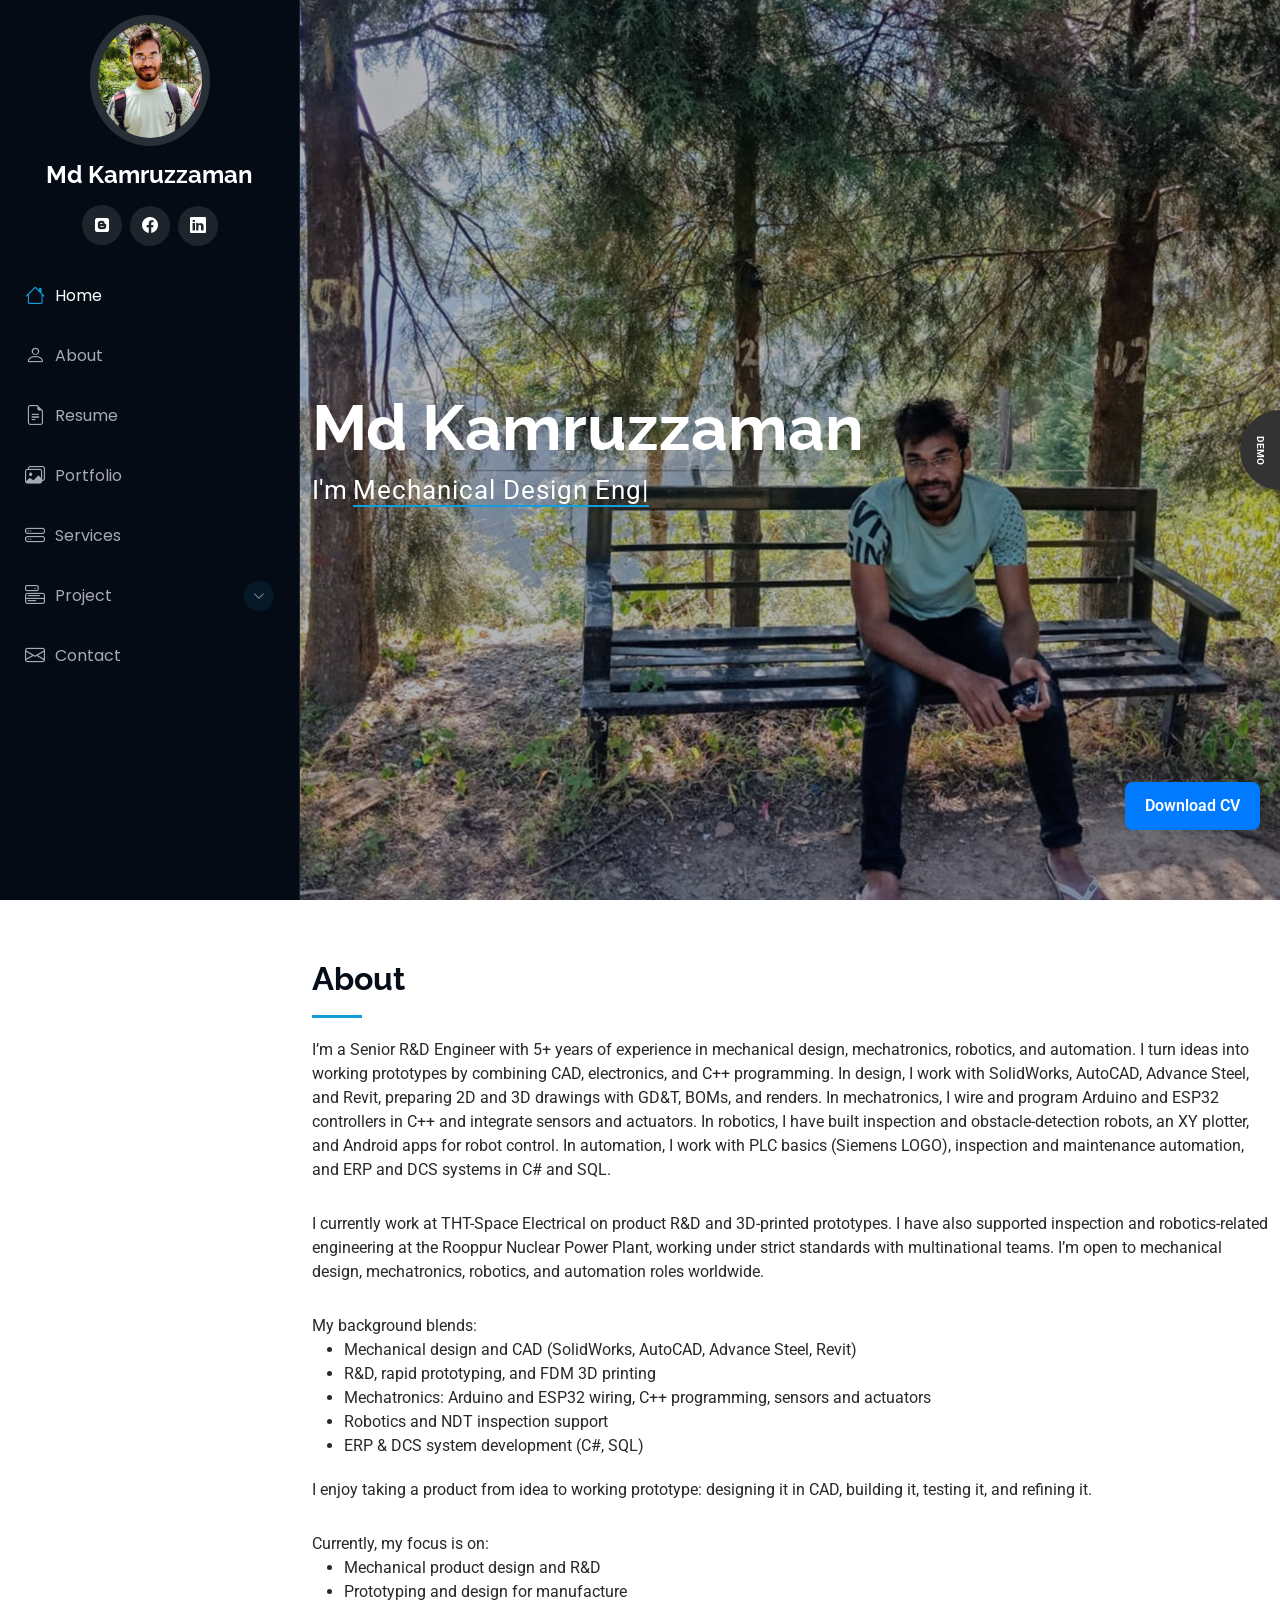
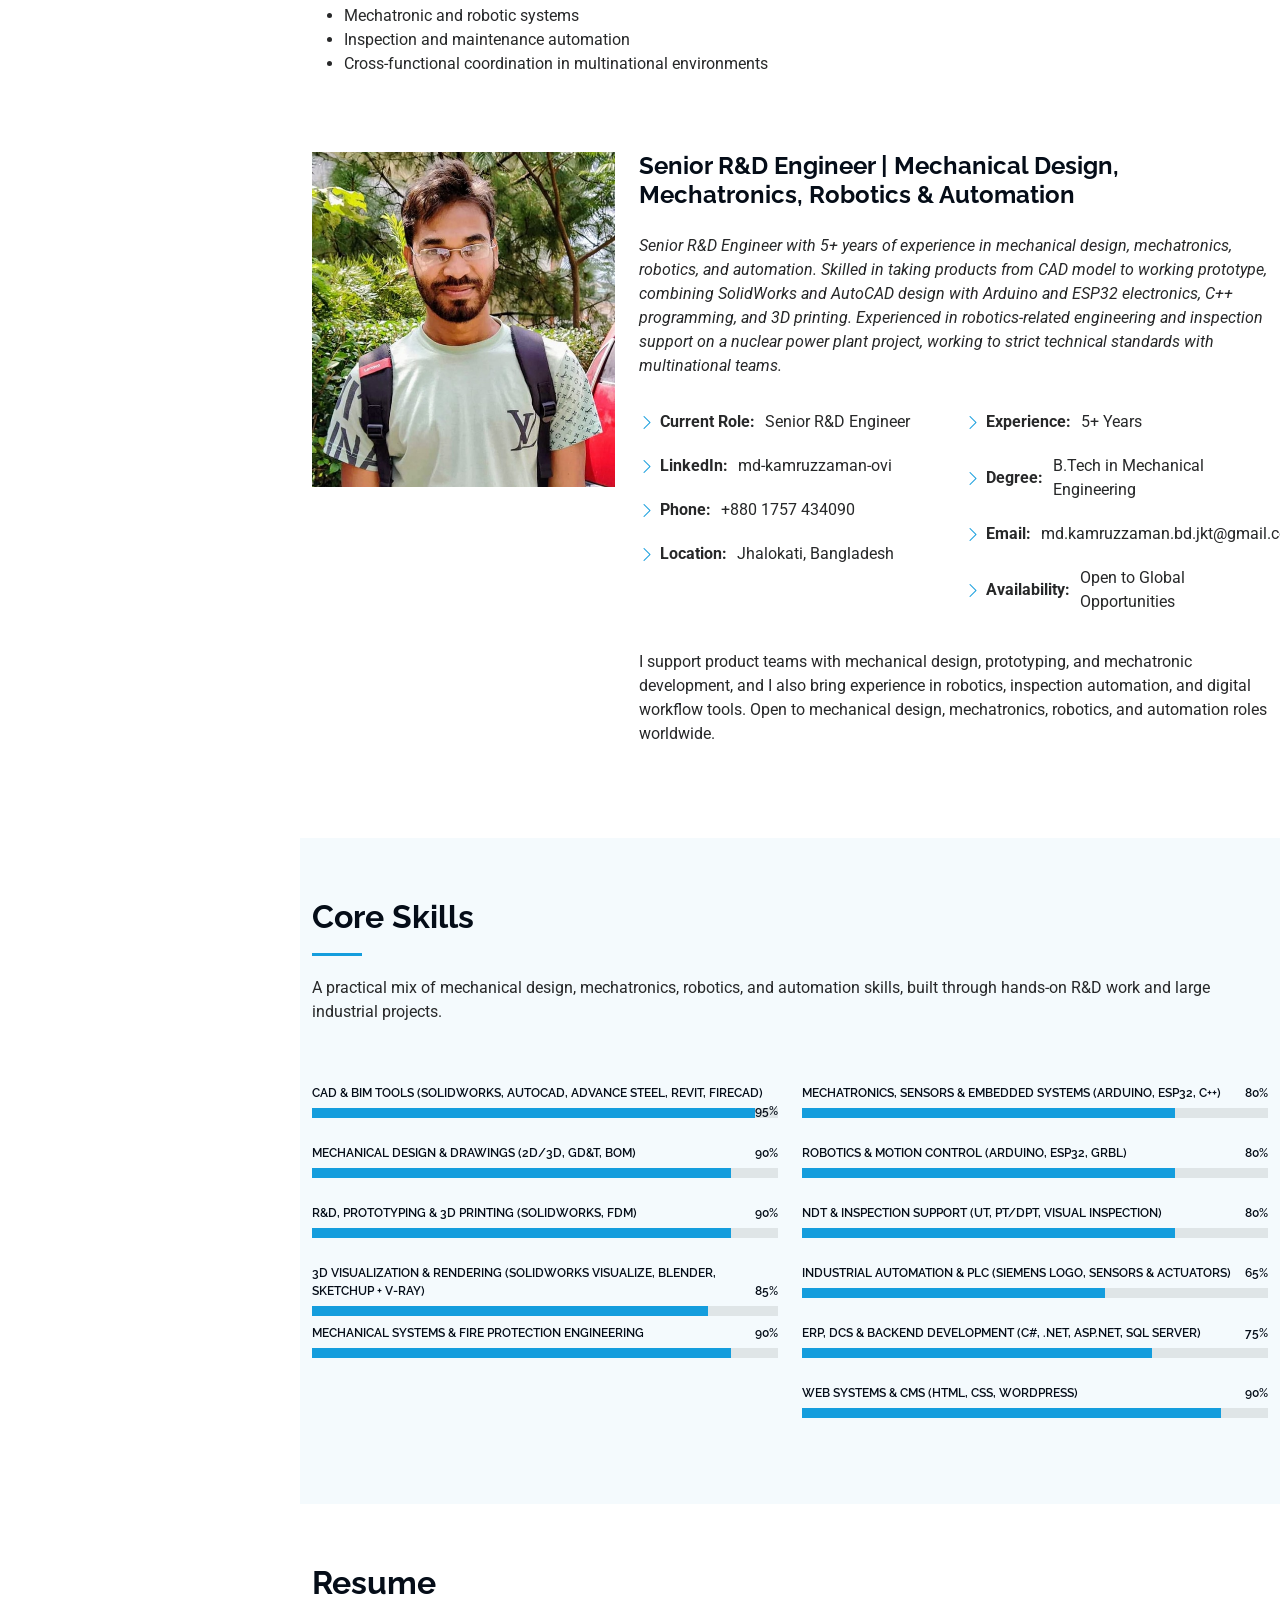
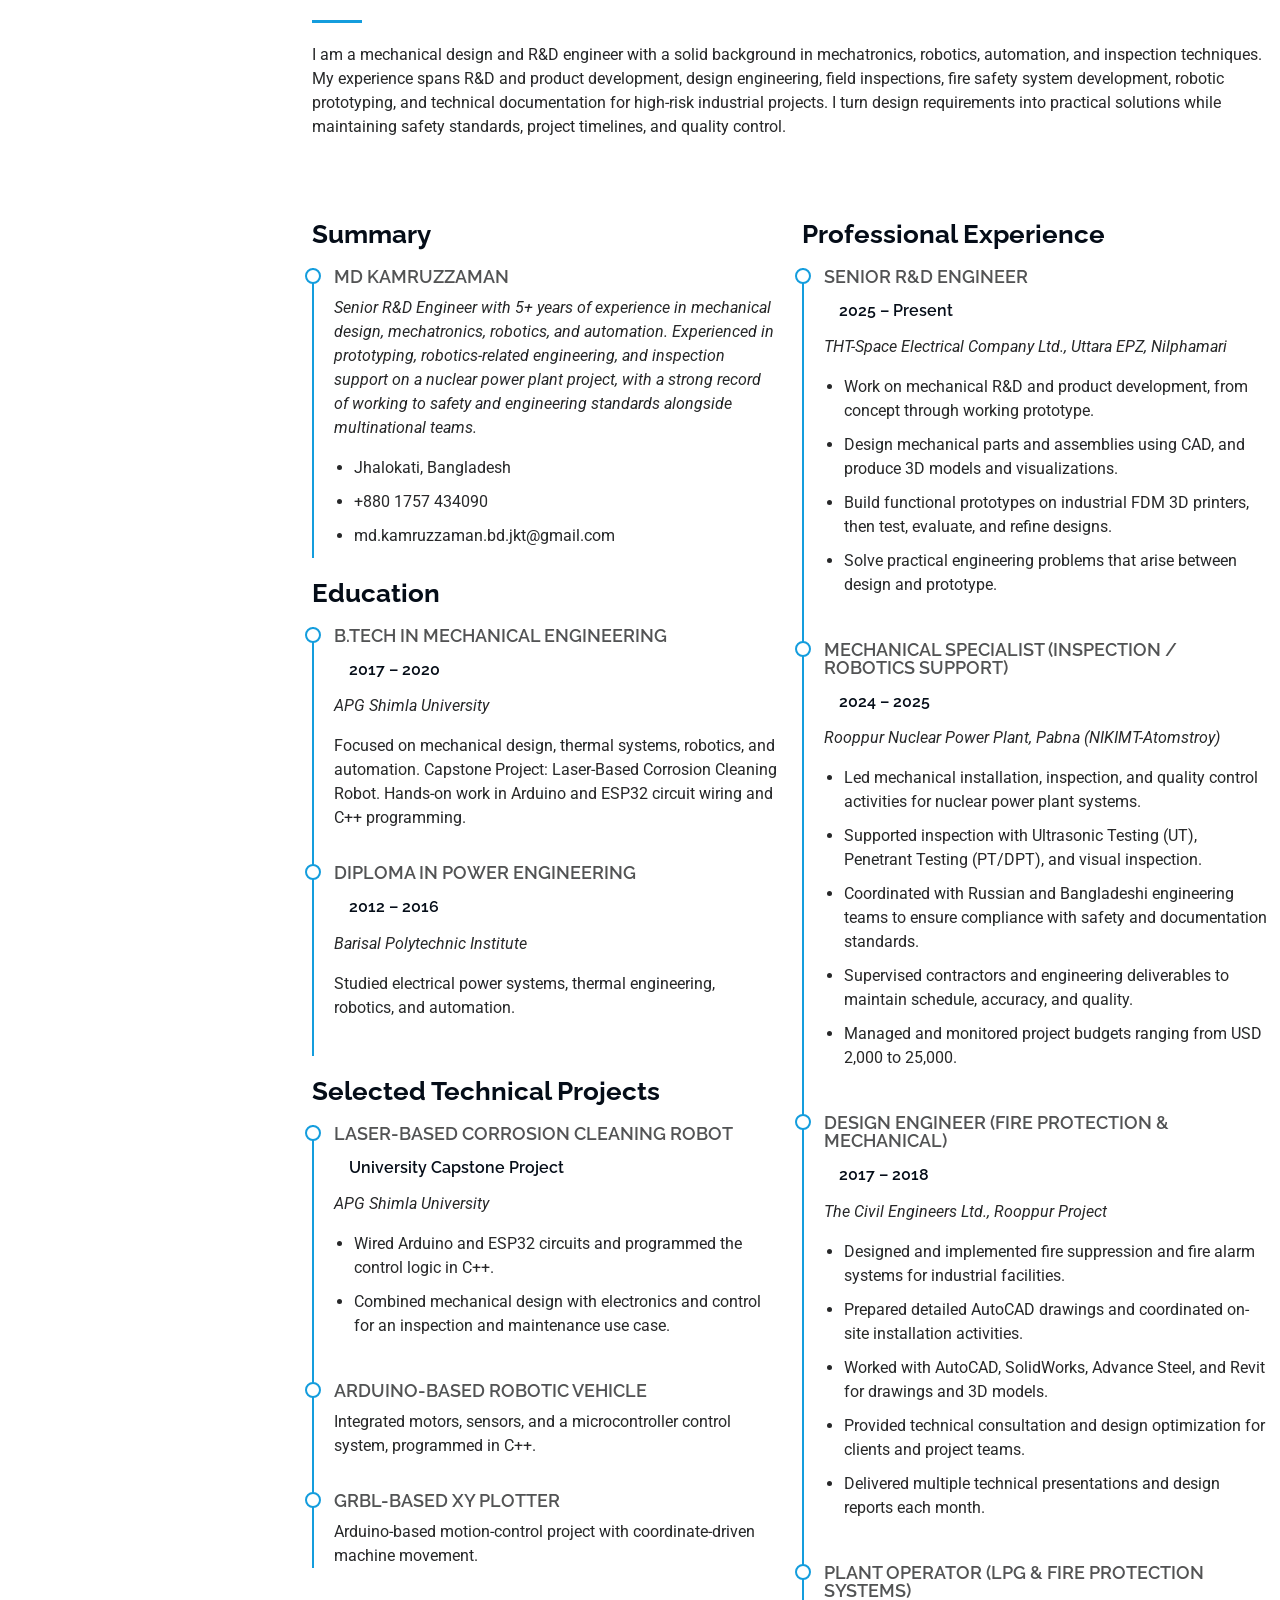
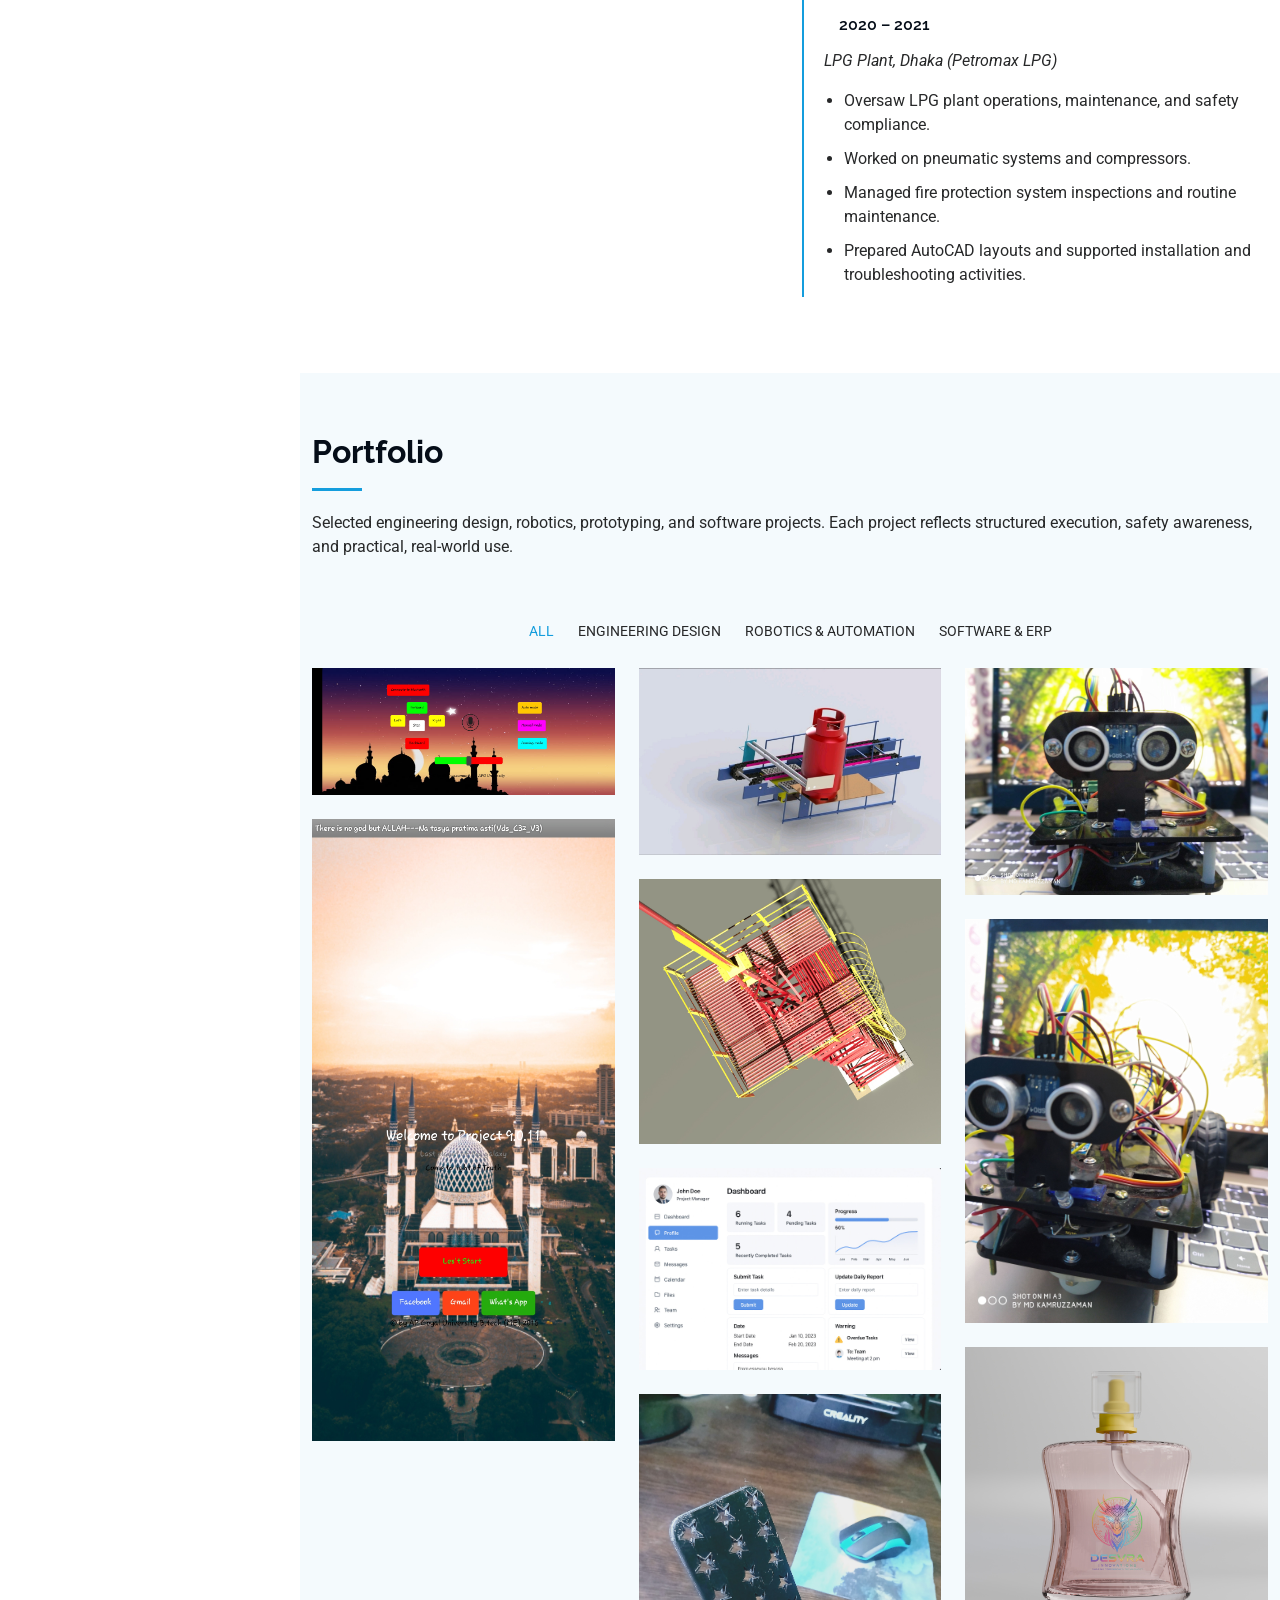
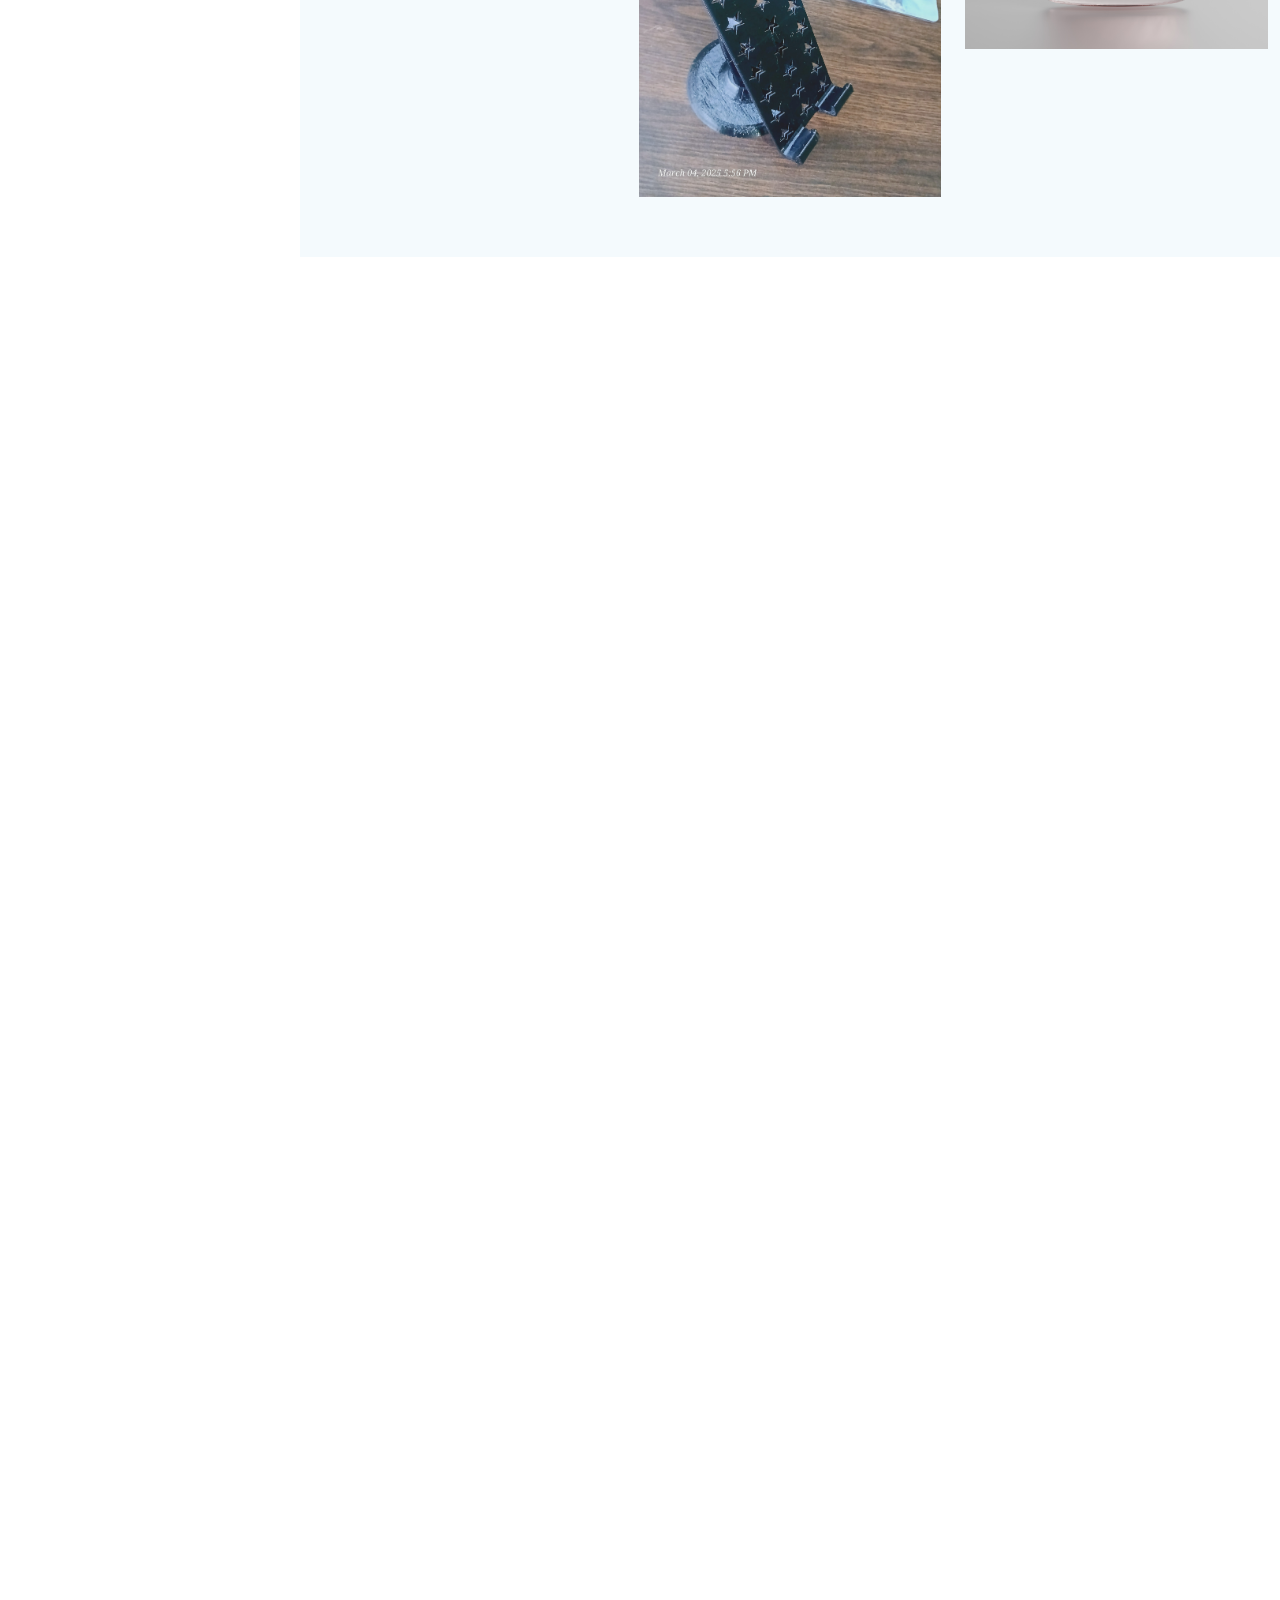
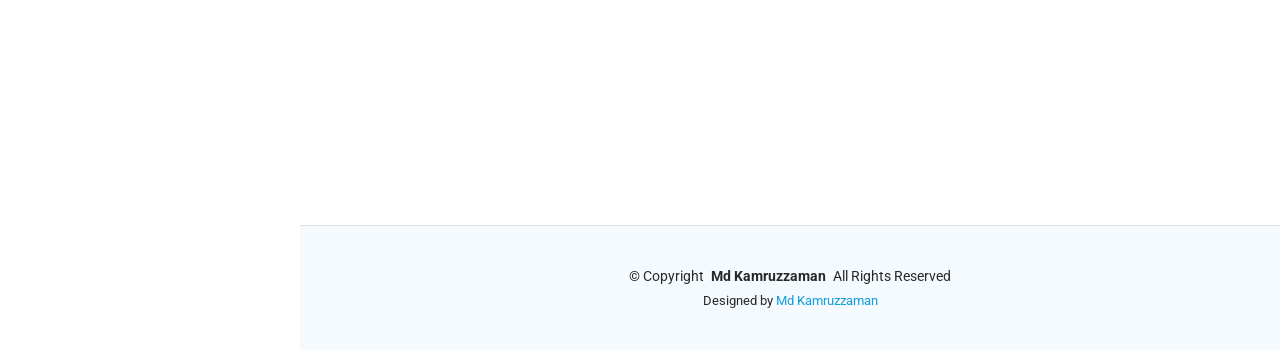
<file: index.html>
<!DOCTYPE html>
<html lang="en">

<head>
  <meta charset="utf-8">
  <meta content="width=device-width, initial-scale=1.0" name="viewport">
  <title>Md Kamruzzaman | Senior R&amp;D Engineer</title>
  <meta content="Md Kamruzzaman is a Senior R&amp;D Engineer with 5+ years of experience in mechanical design, mechatronics, robotics, and automation." name="description">
  <meta content="mechanical design engineer, mechatronics engineer, robotics, automation, R&amp;D engineer, SolidWorks, AutoCAD, 3D printing, Bangladesh" name="keywords">

  <!-- Favicons -->
  <link href="assets/img/favicon.png" rel="icon">
  <link href="assets/img/apple-touch-icon.png" rel="apple-touch-icon">

  <!-- Fonts -->
  <link href="https://fonts.googleapis.com" rel="preconnect">
  <link href="https://fonts.gstatic.com" rel="preconnect" crossorigin>
  <link href="https://fonts.googleapis.com/css2?family=Roboto:ital,wght@0,100;0,300;0,400;0,500;0,700;0,900;1,100;1,300;1,400;1,500;1,700;1,900&family=Poppins:ital,wght@0,100;0,200;0,300;0,400;0,500;0,600;0,700;0,800;0,900;1,100;1,200;1,300;1,400;1,500;1,600;1,700;1,800;1,900&family=Raleway:ital,wght@0,100;0,200;0,300;0,400;0,500;0,600;0,700;0,800;0,900;1,100;1,200;1,300;1,400;1,500;1,600;1,700;1,800;1,900&display=swap" rel="stylesheet">

  <!-- Vendor CSS Files -->
  <link rel="stylesheet" href="https://cdnjs.cloudflare.com/ajax/libs/font-awesome/6.5.0/css/all.min.css">
  <link href="assets/vendor/bootstrap/css/bootstrap.min.css" rel="stylesheet">
  <link href="assets/vendor/bootstrap-icons/bootstrap-icons.css" rel="stylesheet">
  <link href="assets/vendor/aos/aos.css" rel="stylesheet">
  <link href="assets/vendor/glightbox/css/glightbox.min.css" rel="stylesheet">
  <link href="assets/vendor/swiper/swiper-bundle.min.css" rel="stylesheet">

  <!-- Main CSS File -->
  <link href="assets/css/main.css" rel="stylesheet">

  <!-- =======================================================
  * Template Name: iPortfolio
  * Template URL: https://bootstrapmade.com/iportfolio-bootstrap-portfolio-websites-template/
  * Updated: Jun 29 2024 with Bootstrap v5.3.3
  * Author: BootstrapMade.com
  * License: https://bootstrapmade.com/license/
  ======================================================== -->
</head>

<body class="index-page">

<div class="floating-wrapper">
  <div class="half-circle-trigger">
    <span>DEMO</span>
  </div>

  <div class="floating-download">
    <a href="https://drive.google.com/uc?export=download&id=1jymUlQOLLaKoOedmdS5Ps2eaW-3xPEEn"
       class="float-btn om" target="_blank">⬇ OM APP</a>

    <a href="https://www.youtube.com/watch?v=srRy4WK6qRM"
       class="float-btn om-video" target="_blank">▶ instruction Video</a>

    <a href="https://drive.google.com/uc?export=download&id=1uls5ouXe0LixzHevoCQiiZnk3B7ZIWEH"
       class="float-btn robot" target="_blank">⬇ Robot App</a>

    <a href="https://www.youtube.com/watch?v=BQ6Gr3DXS1s"
       class="float-btn robot-video" target="_blank">▶ instruction Video</a>
  </div>
</div>

  <header id="header" class="header dark-background d-flex flex-column">
    <i class="header-toggle d-xl-none bi bi-list"></i>

    <div class="profile-img">
      <img src="assets/img/my-profile-img.jpg" alt="" class="img-fluid rounded-circle">
    </div>

    <a href="index.html" class="logo d-flex align-items-center justify-content-center">
      <!-- Uncomment the line below if you also wish to use an image logo -->
      <!-- <img src="assets/img/logo.png" alt=""> -->
      <h1 class="sitename">Md Kamruzzaman</h1>
    </a>

    <div class="social-links text-center">
      <a href="https://bdrobotech.blogspot.com/" class="blogger"><i class="fa-brands fa-blogger"></i></a>
      <a href="https://www.facebook.com/kamruzzman.ovi" class="facebook"><i class="bi bi-facebook"></i></a>
      <a href="https://www.linkedin.com/in/md-kamruzzaman-ovi/" class="linkedin"><i class="bi bi-linkedin"></i></a>
    </div>

    <nav id="navmenu" class="navmenu">
      <ul>
        <li><a href="#hero" class="active"><i class="bi bi-house navicon"></i>Home</a></li>
        <li><a href="#about"><i class="bi bi-person navicon"></i> About</a></li>
        <li><a href="#resume"><i class="bi bi-file-earmark-text navicon"></i> Resume</a></li>
        <li><a href="#portfolio"><i class="bi bi-images navicon"></i> Portfolio</a></li>
        <li><a href="#services"><i class="bi bi-hdd-stack navicon"></i> Services</a></li>
        <li class="dropdown"><a href="#"><i class="bi bi-menu-button navicon"></i> <span>Project</span> <i class="bi bi-chevron-down toggle-dropdown"></i></a>
          <ul>
            <li><a href="#">Robotics</a></li>
            <li><a href="#">Design and Drawing</a></li>
            <li><a href="#">Software and App</a></li>
            <li class="dropdown"><a href="#"><span>Download</span> <i class="bi bi-chevron-down toggle-dropdown"></i></a>
              <ul>
                <li><a href="https://drive.google.com/file/d/1uls5ouXe0LixzHevoCQiiZnk3B7ZIWEH/view?usp=sharing">Robot Control App</a></li>
                <li><a href="https://drive.google.com/file/d/1jymUlQOLLaKoOedmdS5Ps2eaW-3xPEEn/view?usp=sharing">Office Management </a></li>
              </ul>
            </li>
          </ul>
        </li>
        <li><a href="#contact"><i class="bi bi-envelope navicon"></i> Contact</a></li>
      </ul>
    </nav>
  </header>
<div class="cv-download">
    <a href="download/Md%20Kamruzzaman%20CV.pdf" download>Download CV</a>
</div>
  <main class="main">

    <!-- Hero Section -->
    <section id="hero" class="hero section dark-background">

      <img src="assets/img/Hero.jpg" alt="" data-aos="fade-in" class="">

      <div class="container" data-aos="fade-up" data-aos-delay="100">
        <h2>Md Kamruzzaman</h2>
        <p>I'm <span class="typed" data-typed-items="Mechanical Design Engineer,Mechatronics Engineer,Robotics Engineer,Automation Engineer,Industrial Machinery,Automation &amp; Prototyping,Senior R&amp;D Engineer">Mechanical Design Engineer</span><span class="typed-cursor typed-cursor--blink" aria-hidden="true"></span><span class="typed-cursor typed-cursor--blink" aria-hidden="true"></span></p>
      </div>

    </section><!-- /Hero Section -->

    <!-- About Section -->
    <section id="about" class="about section">

<div class="container section-title" data-aos="fade-up">
  <h2>About</h2>

  <p style="margin-bottom: 30px;">
    I’m a Senior R&amp;D Engineer with 5+ years of experience in mechanical design, mechatronics, robotics, and automation. I turn ideas into working prototypes by combining CAD, electronics, and C++ programming. In design, I work with SolidWorks, AutoCAD, Advance Steel, and Revit, preparing 2D and 3D drawings with GD&amp;T, BOMs, and renders. In mechatronics, I wire and program Arduino and ESP32 controllers in C++ and integrate sensors and actuators. In robotics, I have built inspection and obstacle-detection robots, an XY plotter, and Android apps for robot control. In automation, I work with PLC basics (Siemens LOGO), inspection and maintenance automation, and ERP and DCS systems in C# and SQL.
  </p>

  <p style="margin-bottom: 30px;">
    I currently work at THT-Space Electrical on product R&amp;D and 3D-printed prototypes. I have also supported inspection and robotics-related engineering at the Rooppur Nuclear Power Plant, working under strict standards with multinational teams. I’m open to mechanical design, mechatronics, robotics, and automation roles worldwide.
  </p>

  <p>My background blends:</p>

  <ul>
    <li>Mechanical design and CAD (SolidWorks, AutoCAD, Advance Steel, Revit)</li>
    <li>R&amp;D, rapid prototyping, and FDM 3D printing</li>
    <li>Mechatronics: Arduino and ESP32 wiring, C++ programming, sensors and actuators</li>
    <li>Robotics and NDT inspection support</li>
    <li>ERP &amp; DCS system development (C#, SQL)</li>
  </ul>

  <p style="margin-bottom: 30px; margin-top: 20px;">
    I enjoy taking a product from idea to working prototype: designing it in CAD, building it, testing it, and refining it.
  </p>

  <p>Currently, my focus is on:</p>

  <ul>
    <li>Mechanical product design and R&amp;D</li>
    <li>Prototyping and design for manufacture</li>
    <li>Mechatronic and robotic systems</li>
    <li>Inspection and maintenance automation</li>
    <li>Cross-functional coordination in multinational environments</li>
  </ul>
</div>

<div class="container" data-aos="fade-up" data-aos-delay="100">

  <div class="row gy-4 justify-content-center">
    <div class="col-lg-4">
      <img src="assets/img/my-profile-img.jpg" class="img-fluid" alt="Md Kamruzzaman – Senior R&amp;D Engineer">
    </div>

    <div class="col-lg-8 content">
      <h2>Senior R&amp;D Engineer | Mechanical Design, Mechatronics, Robotics &amp; Automation</h2>

      <p class="fst-italic py-3">
        Senior R&amp;D Engineer with 5+ years of experience in mechanical design, mechatronics, robotics, and automation. Skilled in taking products from CAD model to working prototype, combining SolidWorks and AutoCAD design with Arduino and ESP32 electronics, C++ programming, and 3D printing. Experienced in robotics-related engineering and inspection support on a nuclear power plant project, working to strict technical standards with multinational teams.
      </p>

      <div class="row">
        <div class="col-lg-6">
          <ul>
            <li><i class="bi bi-chevron-right"></i> <strong>Current Role:</strong> <span>Senior R&amp;D Engineer</span></li>
            <li><i class="bi bi-chevron-right"></i> <strong>LinkedIn:</strong> <span>md-kamruzzaman-ovi</span></li>
            <li><i class="bi bi-chevron-right"></i> <strong>Phone:</strong> <span>+880 1757 434090</span></li>
            <li><i class="bi bi-chevron-right"></i> <strong>Location:</strong> <span>Jhalokati, Bangladesh</span></li>
          </ul>
        </div>

        <div class="col-lg-6">
          <ul>
            <li><i class="bi bi-chevron-right"></i> <strong>Experience:</strong> <span>5+ Years</span></li>
            <li><i class="bi bi-chevron-right"></i> <strong>Degree:</strong> <span>B.Tech in Mechanical Engineering</span></li>
            <li><i class="bi bi-chevron-right"></i> <strong>Email:</strong> <span>md.kamruzzaman.bd.jkt@gmail.com</span></li>
            <li><i class="bi bi-chevron-right"></i> <strong>Availability:</strong> <span>Open to Global Opportunities</span></li>
          </ul>
        </div>
      </div>

      <p class="py-3">
        I support product teams with mechanical design, prototyping, and mechatronic development, and I also bring experience in robotics, inspection automation, and digital workflow tools. Open to mechanical design, mechatronics, robotics, and automation roles worldwide.
      </p>
    </div>
  </div>

</div>
    </section><!-- /About Section -->


  <!-- Skills Section -->
<section id="skills" class="skills section light-background">

  <!-- Section Title -->
  <div class="container section-title" data-aos="fade-up">
    <h2>Core Skills</h2>
    <p>
      A practical mix of mechanical design, mechatronics, robotics, and automation skills, built through hands-on R&amp;D work and large industrial projects.
    </p>
  </div><!-- End Section Title -->

  <div class="container" data-aos="fade-up" data-aos-delay="100">

    <div class="row skills-content skills-animation">

      <div class="col-lg-6">

        <div class="progress">
          <span class="skill">
            <span>CAD &amp; BIM Tools (SolidWorks, AutoCAD, Advance Steel, Revit, FireCAD)</span>
            <i class="val">95%</i>
          </span>
          <div class="progress-bar-wrap">
            <div class="progress-bar" role="progressbar" aria-valuenow="95" aria-valuemin="0" aria-valuemax="100"></div>
          </div>
        </div><!-- End Skills Item -->

        <div class="progress">
          <span class="skill">
            <span>Mechanical Design &amp; Drawings (2D/3D, GD&amp;T, BOM)</span>
            <i class="val">90%</i>
          </span>
          <div class="progress-bar-wrap">
            <div class="progress-bar" role="progressbar" aria-valuenow="90" aria-valuemin="0" aria-valuemax="100"></div>
          </div>
        </div><!-- End Skills Item -->

        <div class="progress">
          <span class="skill">
            <span>R&amp;D, Prototyping &amp; 3D Printing (SolidWorks, FDM)</span>
            <i class="val">90%</i>
          </span>
          <div class="progress-bar-wrap">
            <div class="progress-bar" role="progressbar" aria-valuenow="90" aria-valuemin="0" aria-valuemax="100"></div>
          </div>
        </div><!-- End Skills Item -->

        <div class="progress">
          <span class="skill">
            <span>3D Visualization &amp; Rendering (SolidWorks Visualize, Blender, SketchUp + V-Ray)</span>
            <i class="val">85%</i>
          </span>
          <div class="progress-bar-wrap">
            <div class="progress-bar" role="progressbar" aria-valuenow="85" aria-valuemin="0" aria-valuemax="100"></div>
          </div>
        </div><!-- End Skills Item -->

        <div class="progress">
          <span class="skill">
            <span>Mechanical Systems &amp; Fire Protection Engineering</span>
            <i class="val">90%</i>
          </span>
          <div class="progress-bar-wrap">
            <div class="progress-bar" role="progressbar" aria-valuenow="90" aria-valuemin="0" aria-valuemax="100"></div>
          </div>
        </div><!-- End Skills Item -->

      </div>

      <div class="col-lg-6">

        <div class="progress">
          <span class="skill">
            <span>Mechatronics, Sensors &amp; Embedded Systems (Arduino, ESP32, C++)</span>
            <i class="val">80%</i>
          </span>
          <div class="progress-bar-wrap">
            <div class="progress-bar" role="progressbar" aria-valuenow="80" aria-valuemin="0" aria-valuemax="100"></div>
          </div>
        </div><!-- End Skills Item -->

        <div class="progress">
          <span class="skill">
            <span>Robotics &amp; Motion Control (Arduino, ESP32, GRBL)</span>
            <i class="val">80%</i>
          </span>
          <div class="progress-bar-wrap">
            <div class="progress-bar" role="progressbar" aria-valuenow="80" aria-valuemin="0" aria-valuemax="100"></div>
          </div>
        </div><!-- End Skills Item -->

        <div class="progress">
          <span class="skill">
            <span>NDT &amp; Inspection Support (UT, PT/DPT, Visual Inspection)</span>
            <i class="val">80%</i>
          </span>
          <div class="progress-bar-wrap">
            <div class="progress-bar" role="progressbar" aria-valuenow="80" aria-valuemin="0" aria-valuemax="100"></div>
          </div>
        </div><!-- End Skills Item -->

        <div class="progress">
          <span class="skill">
            <span>Industrial Automation &amp; PLC (Siemens LOGO, Sensors &amp; Actuators)</span>
            <i class="val">65%</i>
          </span>
          <div class="progress-bar-wrap">
            <div class="progress-bar" role="progressbar" aria-valuenow="65" aria-valuemin="0" aria-valuemax="100"></div>
          </div>
        </div><!-- End Skills Item -->

        <div class="progress">
          <span class="skill">
            <span>ERP, DCS &amp; Backend Development (C#, .NET, ASP.NET, SQL Server)</span>
            <i class="val">75%</i>
          </span>
          <div class="progress-bar-wrap">
            <div class="progress-bar" role="progressbar" aria-valuenow="75" aria-valuemin="0" aria-valuemax="100"></div>
          </div>
        </div><!-- End Skills Item -->

        <div class="progress">
          <span class="skill">
            <span>Web Systems &amp; CMS (HTML, CSS, WordPress)</span>
            <i class="val">90%</i>
          </span>
          <div class="progress-bar-wrap">
            <div class="progress-bar" role="progressbar" aria-valuenow="90" aria-valuemin="0" aria-valuemax="100"></div>
          </div>
        </div><!-- End Skills Item -->

      </div>

    </div>

  </div>

</section><!-- /Skills Section -->

    <!-- Resume Section -->
    <section id="resume" class="resume section">

      <!-- Section Title -->
      <div class="container section-title" data-aos="fade-up">
        <h2>Resume</h2>
        <p>I am a mechanical design and R&amp;D engineer with a solid background in mechatronics, robotics, automation, and inspection techniques. My experience spans R&amp;D and product development, design engineering, field inspections, fire safety system development, robotic prototyping, and technical documentation for high-risk industrial projects. I turn design requirements into practical solutions while maintaining safety standards, project timelines, and quality control.</p>
      </div><!-- End Section Title -->

<div class="container">

  <div class="row">

    <!-- LEFT COLUMN -->
    <div class="col-lg-6" data-aos="fade-up" data-aos-delay="100">
      <h3 class="resume-title">Summary</h3>

      <div class="resume-item pb-0">
        <h4>Md Kamruzzaman</h4>
        <p>
          <em>
            Senior R&amp;D Engineer with 5+ years of experience in mechanical design, mechatronics, robotics, and automation. Experienced in prototyping, robotics-related engineering, and inspection support on a nuclear power plant project, with a strong record of working to safety and engineering standards alongside multinational teams.
          </em>
        </p>
        <ul>
          <li>Jhalokati, Bangladesh</li>
          <li>+880 1757 434090</li>
          <li>md.kamruzzaman.bd.jkt@gmail.com</li>
        </ul>
      </div><!-- End Resume Item -->

      <h3 class="resume-title">Education</h3>

      <div class="resume-item">
        <h4>B.Tech in Mechanical Engineering</h4>
        <h5>2017 – 2020</h5>
        <p><em>APG Shimla University</em></p>
        <p>
          Focused on mechanical design, thermal systems, robotics, and automation.
          Capstone Project: Laser-Based Corrosion Cleaning Robot. Hands-on work in Arduino and ESP32 circuit wiring and C++ programming.
        </p>
      </div><!-- End Resume Item -->

      <div class="resume-item">
        <h4>Diploma in Power Engineering</h4>
        <h5>2012 – 2016</h5>
        <p><em>Barisal Polytechnic Institute</em></p>
        <p>
          Studied electrical power systems, thermal engineering, robotics, and automation.
        </p>
      </div><!-- End Resume Item -->

      <h3 class="resume-title">Selected Technical Projects</h3>

      <div class="resume-item">
        <h4>Laser-Based Corrosion Cleaning Robot</h4>
        <h5>University Capstone Project</h5>
        <p><em>APG Shimla University</em></p>
        <ul>
          <li>Wired Arduino and ESP32 circuits and programmed the control logic in C++.</li>
          <li>Combined mechanical design with electronics and control for an inspection and maintenance use case.</li>
        </ul>
      </div><!-- End Resume Item -->

      <div class="resume-item">
        <h4>Arduino-Based Robotic Vehicle</h4>
        <p>Integrated motors, sensors, and a microcontroller control system, programmed in C++.</p>
      </div><!-- End Resume Item -->

      <div class="resume-item">
        <h4>GRBL-Based XY Plotter</h4>
        <p>Arduino-based motion-control project with coordinate-driven machine movement.</p>
      </div><!-- End Resume Item -->

    </div>

    <!-- RIGHT COLUMN -->
    <div class="col-lg-6" data-aos="fade-up" data-aos-delay="200">
      <h3 class="resume-title">Professional Experience</h3>

      <div class="resume-item">
        <h4>Senior R&amp;D Engineer</h4>
        <h5>2025 – Present</h5>
        <p><em>THT-Space Electrical Company Ltd., Uttara EPZ, Nilphamari</em></p>
        <ul>
          <li>Work on mechanical R&amp;D and product development, from concept through working prototype.</li>
          <li>Design mechanical parts and assemblies using CAD, and produce 3D models and visualizations.</li>
          <li>Build functional prototypes on industrial FDM 3D printers, then test, evaluate, and refine designs.</li>
          <li>Solve practical engineering problems that arise between design and prototype.</li>
        </ul>
      </div><!-- End Resume Item -->

      <div class="resume-item">
        <h4>Mechanical Specialist (Inspection / Robotics Support)</h4>
        <h5>2024 – 2025</h5>
        <p><em>Rooppur Nuclear Power Plant, Pabna (NIKIMT-Atomstroy)</em></p>
        <ul>
          <li>Led mechanical installation, inspection, and quality control activities for nuclear power plant systems.</li>
          <li>Supported inspection with Ultrasonic Testing (UT), Penetrant Testing (PT/DPT), and visual inspection.</li>
          <li>Coordinated with Russian and Bangladeshi engineering teams to ensure compliance with safety and documentation standards.</li>
          <li>Supervised contractors and engineering deliverables to maintain schedule, accuracy, and quality.</li>
          <li>Managed and monitored project budgets ranging from USD 2,000 to 25,000.</li>
        </ul>
      </div><!-- End Resume Item -->

      <div class="resume-item">
        <h4>Design Engineer (Fire Protection &amp; Mechanical)</h4>
        <h5>2017 – 2018</h5>
        <p><em>The Civil Engineers Ltd., Rooppur Project</em></p>
        <ul>
          <li>Designed and implemented fire suppression and fire alarm systems for industrial facilities.</li>
          <li>Prepared detailed AutoCAD drawings and coordinated on-site installation activities.</li>
          <li>Worked with AutoCAD, SolidWorks, Advance Steel, and Revit for drawings and 3D models.</li>
          <li>Provided technical consultation and design optimization for clients and project teams.</li>
          <li>Delivered multiple technical presentations and design reports each month.</li>
        </ul>
      </div><!-- End Resume Item -->

      <div class="resume-item">
        <h4>Plant Operator (LPG &amp; Fire Protection Systems)</h4>
        <h5>2020 – 2021</h5>
        <p><em>LPG Plant, Dhaka (Petromax LPG)</em></p>
        <ul>
          <li>Oversaw LPG plant operations, maintenance, and safety compliance.</li>
          <li>Worked on pneumatic systems and compressors.</li>
          <li>Managed fire protection system inspections and routine maintenance.</li>
          <li>Prepared AutoCAD layouts and supported installation and troubleshooting activities.</li>
        </ul>
      </div><!-- End Resume Item -->

    </div>

  </div>

</div>
    </section><!-- /Resume Section -->

<!-- Portfolio Section -->
<section id="portfolio" class="portfolio section light-background">

  <!-- Section Title -->
  <div class="container section-title" data-aos="fade-up">
    <h2>Portfolio</h2>
    <p>
      Selected engineering design, robotics, prototyping, and software projects.
      Each project reflects structured execution, safety awareness, and practical, real-world use.
    </p>
  </div><!-- End Section Title -->

  <div class="container">

    <div class="isotope-layout" data-default-filter="*" data-layout="masonry" data-sort="original-order">

      <!-- Filters -->
      <ul class="portfolio-filters isotope-filters" data-aos="fade-up" data-aos-delay="100">
        <li data-filter="*" class="filter-active">All</li>
        <li data-filter=".filter-product">Engineering Design</li>
        <li data-filter=".filter-branding">Robotics & Automation</li>
                <li data-filter=".filter-app">Software & ERP</li>
      </ul><!-- End Filters -->

      <div class="row gy-4 isotope-container" data-aos="fade-up" data-aos-delay="200">
       
        <!-- ERP / App -->
        
        <div class="col-lg-4 col-md-6 portfolio-item isotope-item filter-app">
          <div class="portfolio-content h-100">
            <img src="assets/img/portfolio/app-1.jpg" class="img-fluid" alt="Robot Control Application">
            <div class="portfolio-info">
              <h4>Robot Control Mobile App</h4>
              <p>Android application for real-time robot control, sensor monitoring, and system feedback.</p>
              <a href="assets/img/portfolio/app-1.jpg" data-gallery="portfolio-gallery-app"
                 class="glightbox preview-link" title="Robot Control App">
                <i class="bi bi-zoom-in"></i>
              </a>
              <a href="portfolio-details.html" class="details-link" title="Project Details">
                <i class="bi bi-link-45deg"></i>
              </a>
            </div>
          </div>
        </div>

        <!-- Product Design -->
        <div class="col-lg-4 col-md-6 portfolio-item isotope-item filter-product">
          <div class="portfolio-content h-100">
            <img src="assets/img/portfolio/product-1.jpg" class="img-fluid" alt="LPG Handling Structure">
            <div class="portfolio-info">
              <h4>LPG Handling Structure</h4>
              <p>3D CAD design of LPG cylinder handling and support framework with safety-focused load analysis.</p>
              <a href="assets/img/portfolio/product-1.jpg" data-gallery="portfolio-gallery-product"
                 class="glightbox preview-link" title="LPG Handling Structure">
                <i class="bi bi-zoom-in"></i>
              </a>
              <a href="portfolio-details.html" class="details-link" title="Project Details">
                <i class="bi bi-link-45deg"></i>
              </a>
            </div>
          </div>
        </div>

        <!-- Robotics -->
        <div class="col-lg-4 col-md-6 portfolio-item isotope-item filter-branding">
          <div class="portfolio-content h-100">
            <img src="assets/img/portfolio/branding-1.jpg" class="img-fluid" alt="Autonomous Robot">
            <div class="portfolio-info">
              <h4>Autonomous Inspection Robot</h4>
              <p>Obstacle-detection robot prototype developed for inspection and automation use cases.</p>
              <a href="assets/img/portfolio/branding-1.jpg" data-gallery="portfolio-gallery-branding"
                 class="glightbox preview-link" title="Autonomous Robot">
                <i class="bi bi-zoom-in"></i>
              </a>
              <a href="portfolio-details.html" class="details-link" title="Project Details">
                <i class="bi bi-link-45deg"></i>
              </a>
            </div>
          </div>
        </div>

        <!-- App -->
        <div class="col-lg-4 col-md-6 portfolio-item isotope-item filter-app">
          <div class="portfolio-content h-100">
            <img src="assets/img/portfolio/app-2.jpg" class="img-fluid" alt="Robot Control App">
            <div class="portfolio-info">
              <h4>Robot Control Interface</h4>
              <p>Enhanced Android UI for robotic movement control and live system monitoring.</p>
              <a href="assets/img/portfolio/app-2.jpg" data-gallery="portfolio-gallery-app"
                 class="glightbox preview-link" title="Robot Control Interface">
                <i class="bi bi-zoom-in"></i>
              </a>
              <a href="portfolio-details.html" class="details-link" title="Project Details">
                <i class="bi bi-link-45deg"></i>
              </a>
            </div>
          </div>
        </div>

        <!-- Industrial Design -->
        <div class="col-lg-4 col-md-6 portfolio-item isotope-item filter-product">
          <div class="portfolio-content h-100">
            <img src="assets/img/portfolio/product-2.jpg" class="img-fluid" alt="Industrial Structure">
            <div class="portfolio-info">
              <h4>Industrial Tower Structure</h4>
              <p>Structural CAD model of an industrial tower and support framework.</p>
              <a href="assets/img/portfolio/product-2.jpg" data-gallery="portfolio-gallery-product"
                 class="glightbox preview-link" title="Industrial Tower">
                <i class="bi bi-zoom-in"></i>
              </a>
              <a href="portfolio-details.html" class="details-link" title="Project Details">
                <i class="bi bi-link-45deg"></i>
              </a>
            </div>
          </div>
        </div>

        <!-- Robotics -->
        <div class="col-lg-4 col-md-6 portfolio-item isotope-item filter-branding">
          <div class="portfolio-content h-100">
            <img src="assets/img/portfolio/branding-2.jpg" class="img-fluid" alt="Ultrasonic Robot">
            <div class="portfolio-info">
              <h4>Ultrasonic Sensor Robot</h4>
              <p>Mobile robot prototype using ultrasonic sensors for obstacle detection.</p>
              <a href="assets/img/portfolio/branding-2.jpg" data-gallery="portfolio-gallery-branding"
                 class="glightbox preview-link" title="Ultrasonic Robot">
                <i class="bi bi-zoom-in"></i>
              </a>
              <a href="portfolio-details.html" class="details-link" title="Project Details">
                <i class="bi bi-link-45deg"></i>
              </a>
            </div>
          </div>
        </div>

        <!-- ERP -->
        <div class="col-lg-4 col-md-6 portfolio-item isotope-item filter-app">
          <div class="portfolio-content h-100">
            <img src="assets/img/portfolio/app-3.jpg" class="img-fluid" alt="ERP System">
            <div class="portfolio-info">
              <h4>ERP Management System</h4>
              <p>Custom ERP dashboard for project tracking, payroll, billing, and analytics.</p>
              <a href="assets/img/portfolio/app-3.jpg" data-gallery="portfolio-gallery-app"
                 class="glightbox preview-link" title="ERP System">
                <i class="bi bi-zoom-in"></i>
              </a>
              <a href="portfolio-details.html" class="details-link" title="Project Details">
                <i class="bi bi-link-45deg"></i>
              </a>
            </div>
          </div>
        </div>

        <!-- Visualization -->
        <div class="col-lg-4 col-md-6 portfolio-item isotope-item filter-branding">
          <div class="portfolio-content h-100">
            <img src="assets/img/portfolio/branding-3.jpg" class="img-fluid" alt="3D Visualization">
            <div class="portfolio-info">
              <h4>Product Visualization</h4>
              <p>3D rendering and visualization for product presentation and packaging.</p>
              <a href="assets/img/portfolio/branding-3.jpg" data-gallery="portfolio-gallery-branding"
                 class="glightbox preview-link" title="Product Visualization">
                <i class="bi bi-zoom-in"></i>
              </a>
              <a href="portfolio-details.html" class="details-link" title="Project Details">
                <i class="bi bi-link-45deg"></i>
              </a>
            </div>
          </div>
        </div>
        
                <!-- R&D & Prototyping Capability -->
        <div class="col-lg-4 col-md-6 portfolio-item isotope-item filter-branding">
          <div class="portfolio-content h-100">
            <img src="assets/img/portfolio/R&D.jpg" class="img-fluid" alt="3D Visualization">
            <div class="portfolio-info">
              <h4>R&D and Prototyping Capability</h4>
              <p>Functional prototyping using Creality Ender 3 V3 SE and XY Plotter.
        Iterative design → test → refine workflow supporting DFM discussions
        and early-stage R&D validation.</p>
              <a href="assets/img/portfolio/branding-3.jpg" data-gallery="portfolio-gallery-branding"
                 class="glightbox preview-link" title="Product Visualization">
                <i class="bi bi-zoom-in"></i>
              </a>
              <a href="portfolio-details.html" class="details-link" title="Project Details">
                <i class="bi bi-link-45deg"></i>
              </a>
            </div>
          </div>
        </div>

      </div><!-- End Portfolio Container -->
    </div>
  </div>
</section><!-- /Portfolio Section -->

<!-- Services Section -->
    <section id="services" class="services section">

      <!-- Section Title -->
      <div class="container section-title" data-aos="fade-up">
        <h2>Services</h2>
        <p>Professional engineering services, each delivered with accuracy, safety, and efficiency in mind.</p>
      </div><!-- End Section Title -->

      <div class="container">

        <div class="row gy-4">

          <div class="col-lg-4 col-md-6 service-item d-flex" data-aos="fade-up" data-aos-delay="100">
            <div class="icon flex-shrink-0"><i class="bi bi-briefcase"></i></div>
            <div>
              <h4 class="title"><a href="service-details.html" class="stretched-link">Mechanical Design & CAD Modeling</a></h4>
              <p class="description">I turn concepts into precise 3D models and 2D blueprints using advanced CAD software, ensuring your product is manufacturable and meets all specifications.</p>
            </div>
          </div>
          <!-- End Service Item -->

          <div class="col-lg-4 col-md-6 service-item d-flex" data-aos="fade-up" data-aos-delay="200">
            <div class="icon flex-shrink-0"><i class="bi bi-card-checklist"></i></div>
            <div>
              <h4 class="title"><a href="service-details.html" class="stretched-link">Robotics and Automation Development</a></h4>
              <p class="description">Designing, programming, and integrating automated robotic systems to boost industrial productivity, precision, and safety.</p>
            </div>
          </div><!-- End Service Item -->

          <div class="col-lg-4 col-md-6 service-item d-flex" data-aos="fade-up" data-aos-delay="300">
            <div class="icon flex-shrink-0"><i class="bi bi-bar-chart"></i></div>
            <div>
              <h4 class="title"><a href="service-details.html" class="stretched-link">Non-Destructive Testing (NDT) Solutions</a></h4>
              <p class="description">Crucial quality assurance by inspecting materials and components for flaws (e.g., ultrasonic and penetrant testing) without causing damage.</p>
            </div>
          </div><!-- End Service Item -->

          <div class="col-lg-4 col-md-6 service-item d-flex" data-aos="fade-up" data-aos-delay="400">
            <div class="icon flex-shrink-0"><i class="bi bi-binoculars"></i></div>
            <div>
              <h4 class="title"><a href="service-details.html" class="stretched-link">Fire Protection System Design & Implementation</a></h4>
              <p class="description">Complete services for the design, calculation, and commissioning of robust fire safety systems (e.g., sprinklers, alarms) to protect assets and lives.</p>
            </div>
          </div><!-- End Service Item -->

          <div class="col-lg-4 col-md-6 service-item d-flex" data-aos="fade-up" data-aos-delay="500">
            <div class="icon flex-shrink-0"><i class="bi bi-brightness-high"></i></div>
            <div>
              <h4 class="title"><a href="service-details.html" class="stretched-link">Custom Engineering Solutions</a></h4>
              <p class="description">Agile, bespoke engineering to research, develop, and deliver innovative, tailor-made systems or machinery for complex, unique client challenges.</p>
            </div>
          </div><!-- End Service Item -->

        </div>

      </div>

    </section><!-- /Services Section -->

<!-- Contact Section -->
    <section id="contact" class="contact section">

      <!-- Section Title -->
      <div class="container section-title" data-aos="fade-up">
<h2>Contact</h2>
<p>Have a project in mind, or an opportunity to discuss? Get in touch and I will reply as soon as possible.</p>

      </div><!-- End Section Title -->

      <div class="container" data-aos="fade-up" data-aos-delay="100">

        <div class="row gy-4">

          <div class="col-lg-5">

            <div class="info-wrap">
              <div class="info-item d-flex" data-aos="fade-up" data-aos-delay="200">
                <i class="bi bi-geo-alt flex-shrink-0"></i>
                <div>
                  <h3>Address</h3>
                  <p>Jhalokati, Bangladesh</p> 
                </div>
              </div><!-- End Info Item -->

              <div class="info-item d-flex" data-aos="fade-up" data-aos-delay="300">
                <i class="bi bi-telephone flex-shrink-0"></i>
                <div>
                  <h3>Phone</h3>
                  <p>+8801757434090</p> 
                </div>
              </div><!-- End Info Item -->

              <div class="info-item d-flex" data-aos="fade-up" data-aos-delay="400">
                <i class="bi bi-envelope flex-shrink-0"></i>
                <div>
                  <h3>Email</h3>
                  <p>md.kamruzzaman.bd.jkt@gmail.com</p> 
                </div>
              </div><!-- End Info Item -->

  </div>
          </div>

          <div class="col-lg-7">
            <form action="forms/contact.php" method="post" class="php-email-form" data-aos="fade-up" data-aos-delay="200">
              <div class="row gy-4">

                <div class="col-md-6">
                  <label for="name-field" class="pb-2">Your Name</label>
                  <input type="text" name="name" id="name-field" class="form-control" required="">
                </div>
                <div class="col-md-6">
                  <label for="email-field" class="pb-2">Your Email</label>
                  <input type="email" class="form-control" name="email" id="email-field" required="">
                </div>
                <div class="col-md-12">
                  <label for="subject-field" class="pb-2">Subject</label>
                  <input type="text" class="form-control" name="subject" id="subject-field" required="">
                </div>
                <div class="col-md-12">
                  <label for="message-field" class="pb-2">Message</label>
                  <textarea class="form-control" name="message" rows="10" id="message-field" required=""></textarea>
                </div>
                <div class="col-md-12 text-center">
                  <div class="loading">Loading</div>
                  <div class="error-message"></div>
                  <div class="sent-message">Your message has been sent. Thank you!</div>
                  <button type="submit">Send Message</button>
                </div>
              </div>
            </form>
          </div><!-- End Contact Form -->
        </div>
      </div>

    </section><!-- /Contact Section -->

  </main>

  <footer id="footer" class="footer position-relative light-background">

    <div class="container">
      <div class="copyright text-center ">
        <p>© <span>Copyright</span> <strong class="px-1 sitename">Md Kamruzzaman</strong> <span>All Rights Reserved</span></p> 
      </div>
      <div class="credits">
        <!-- All the links in the footer should remain intact. -->
        <!-- You can delete the links only if you've purchased the pro version. -->
        <!-- Licensing information: https://bootstrapmade.com/license/ -->
        <!-- Purchase the pro version with working PHP/AJAX contact form: [buy-url] -->
        Designed by <a href="https://bootstrapmade.com/">Md Kamruzzaman</a> 
      </div>
    </div>

  </footer>

  <!-- Scroll Top -->
  <a href="#" id="scroll-top" class="scroll-top d-flex align-items-center justify-content-center"><i class="bi bi-arrow-up-short"></i></a>

  <!-- Preloader -->
  <div id="preloader"></div>

  <!-- Vendor JS Files -->
  <script src="assets/vendor/bootstrap/js/bootstrap.bundle.min.js"></script>
  <script src="assets/vendor/php-email-form/validate.js"></script>
  <script src="assets/vendor/aos/aos.js"></script>
  <script src="assets/vendor/typed.js/typed.umd.js"></script>
  <script src="assets/vendor/purecounter/purecounter_vanilla.js"></script>
  <script src="assets/vendor/waypoints/noframework.waypoints.js"></script>
  <script src="assets/vendor/glightbox/js/glightbox.min.js"></script>
  <script src="assets/vendor/imagesloaded/imagesloaded.pkgd.min.js"></script>
  <script src="assets/vendor/isotope-layout/isotope.pkgd.min.js"></script>
  <script src="assets/vendor/swiper/swiper-bundle.min.js"></script>

  <!-- Main JS File -->
  <script src="assets/js/main.js"></script>

</body>

</html>
</file>
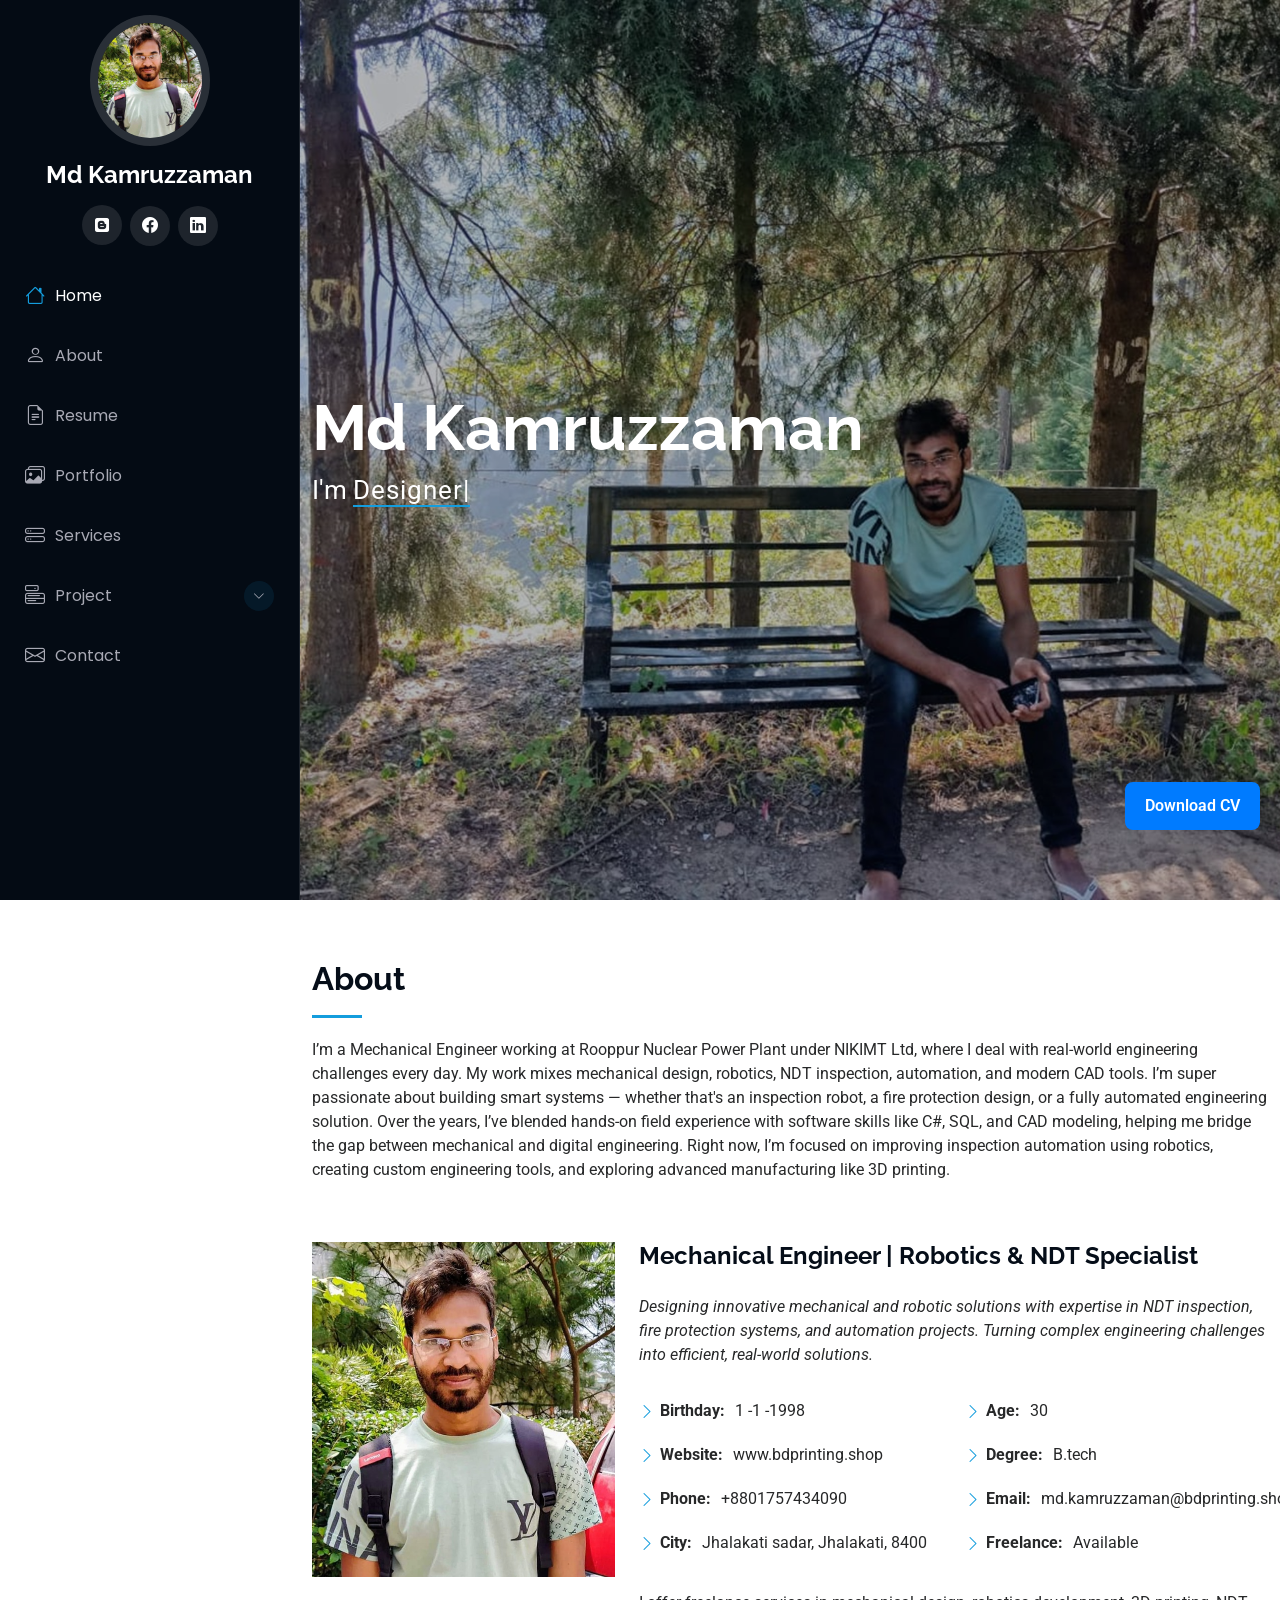
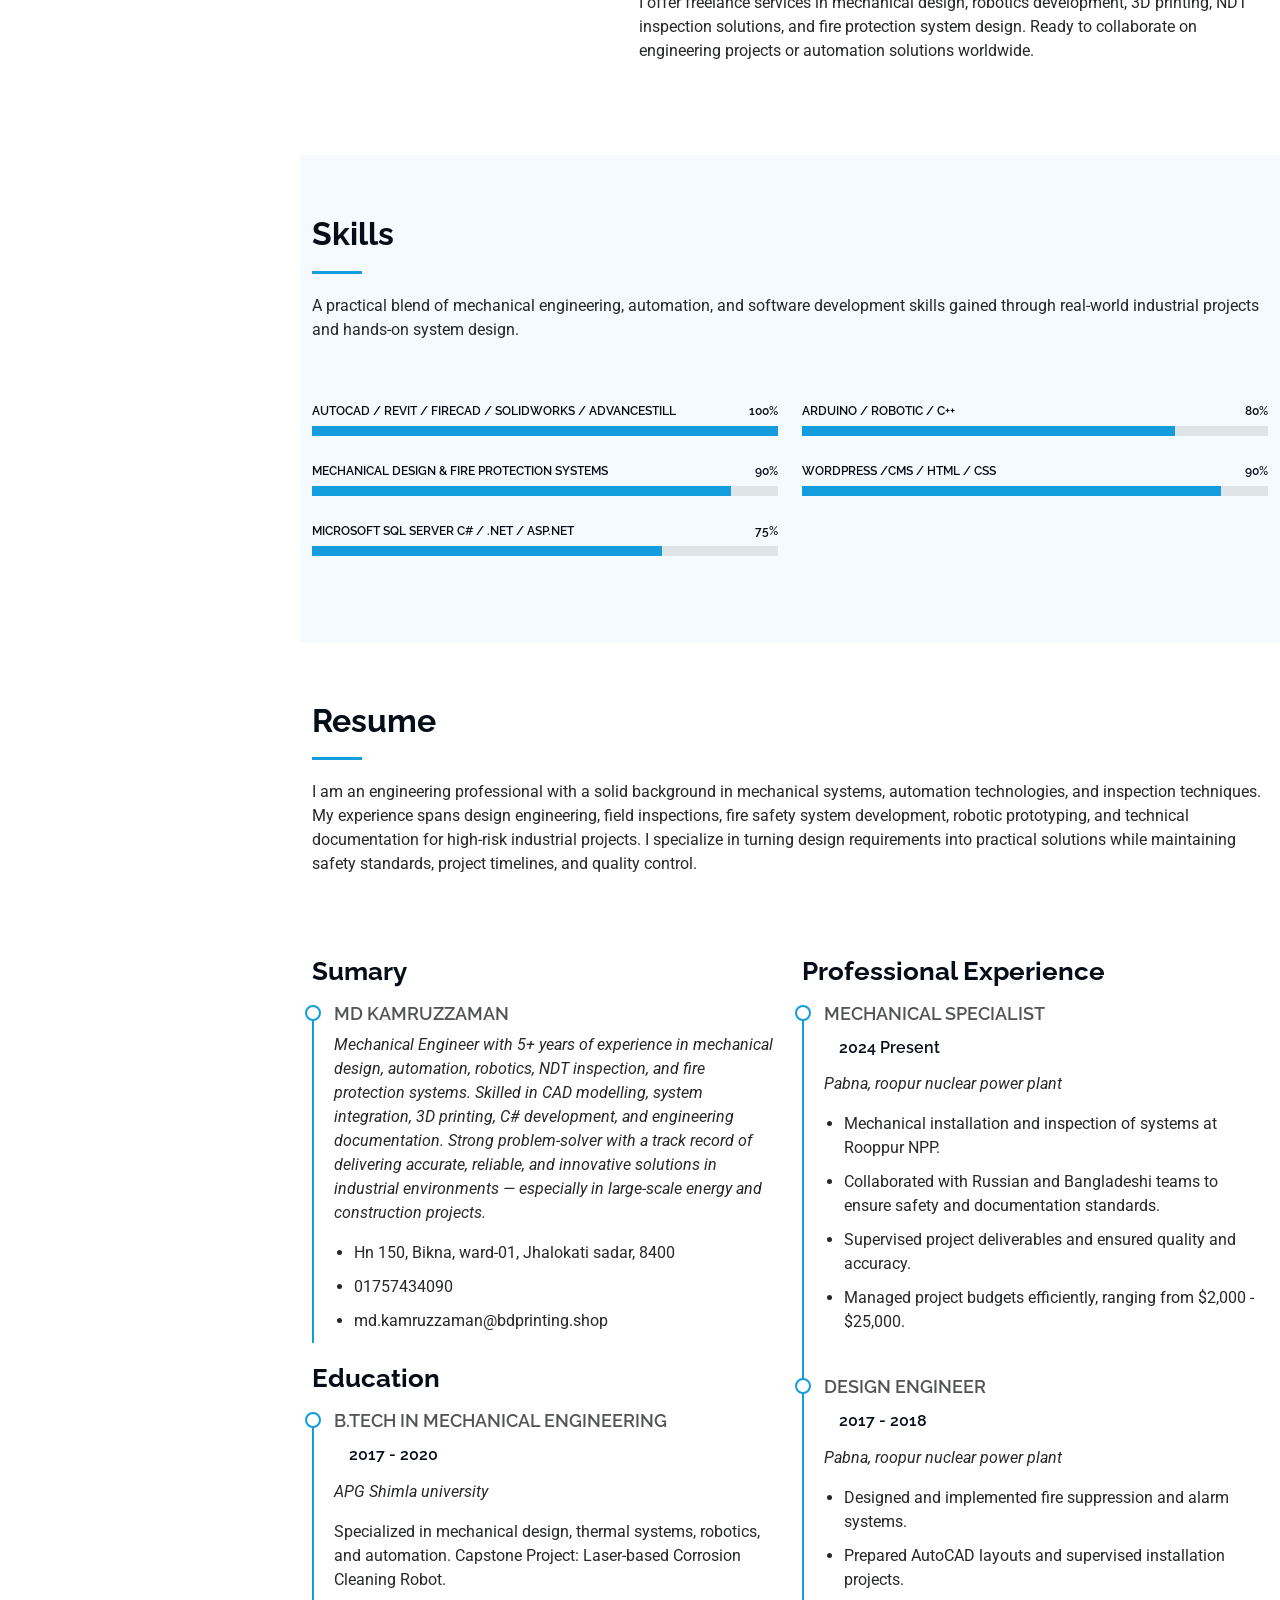
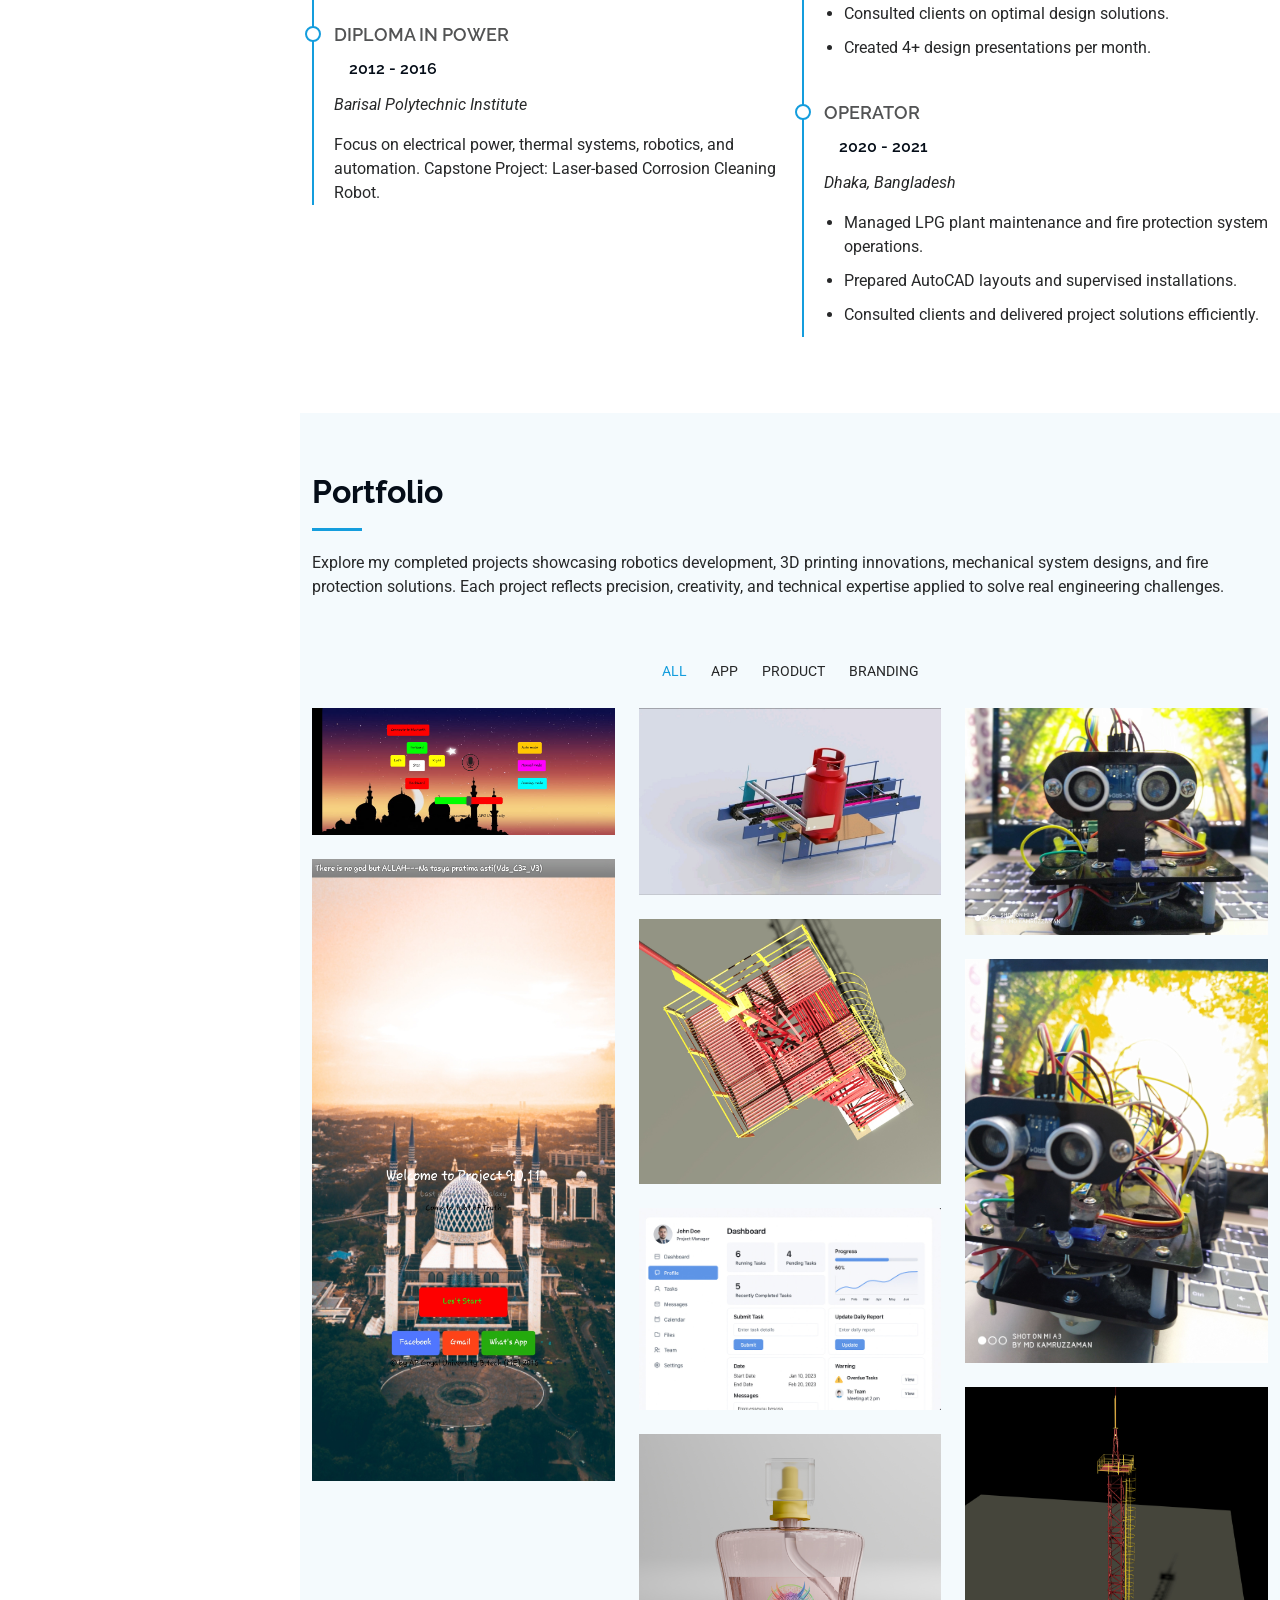
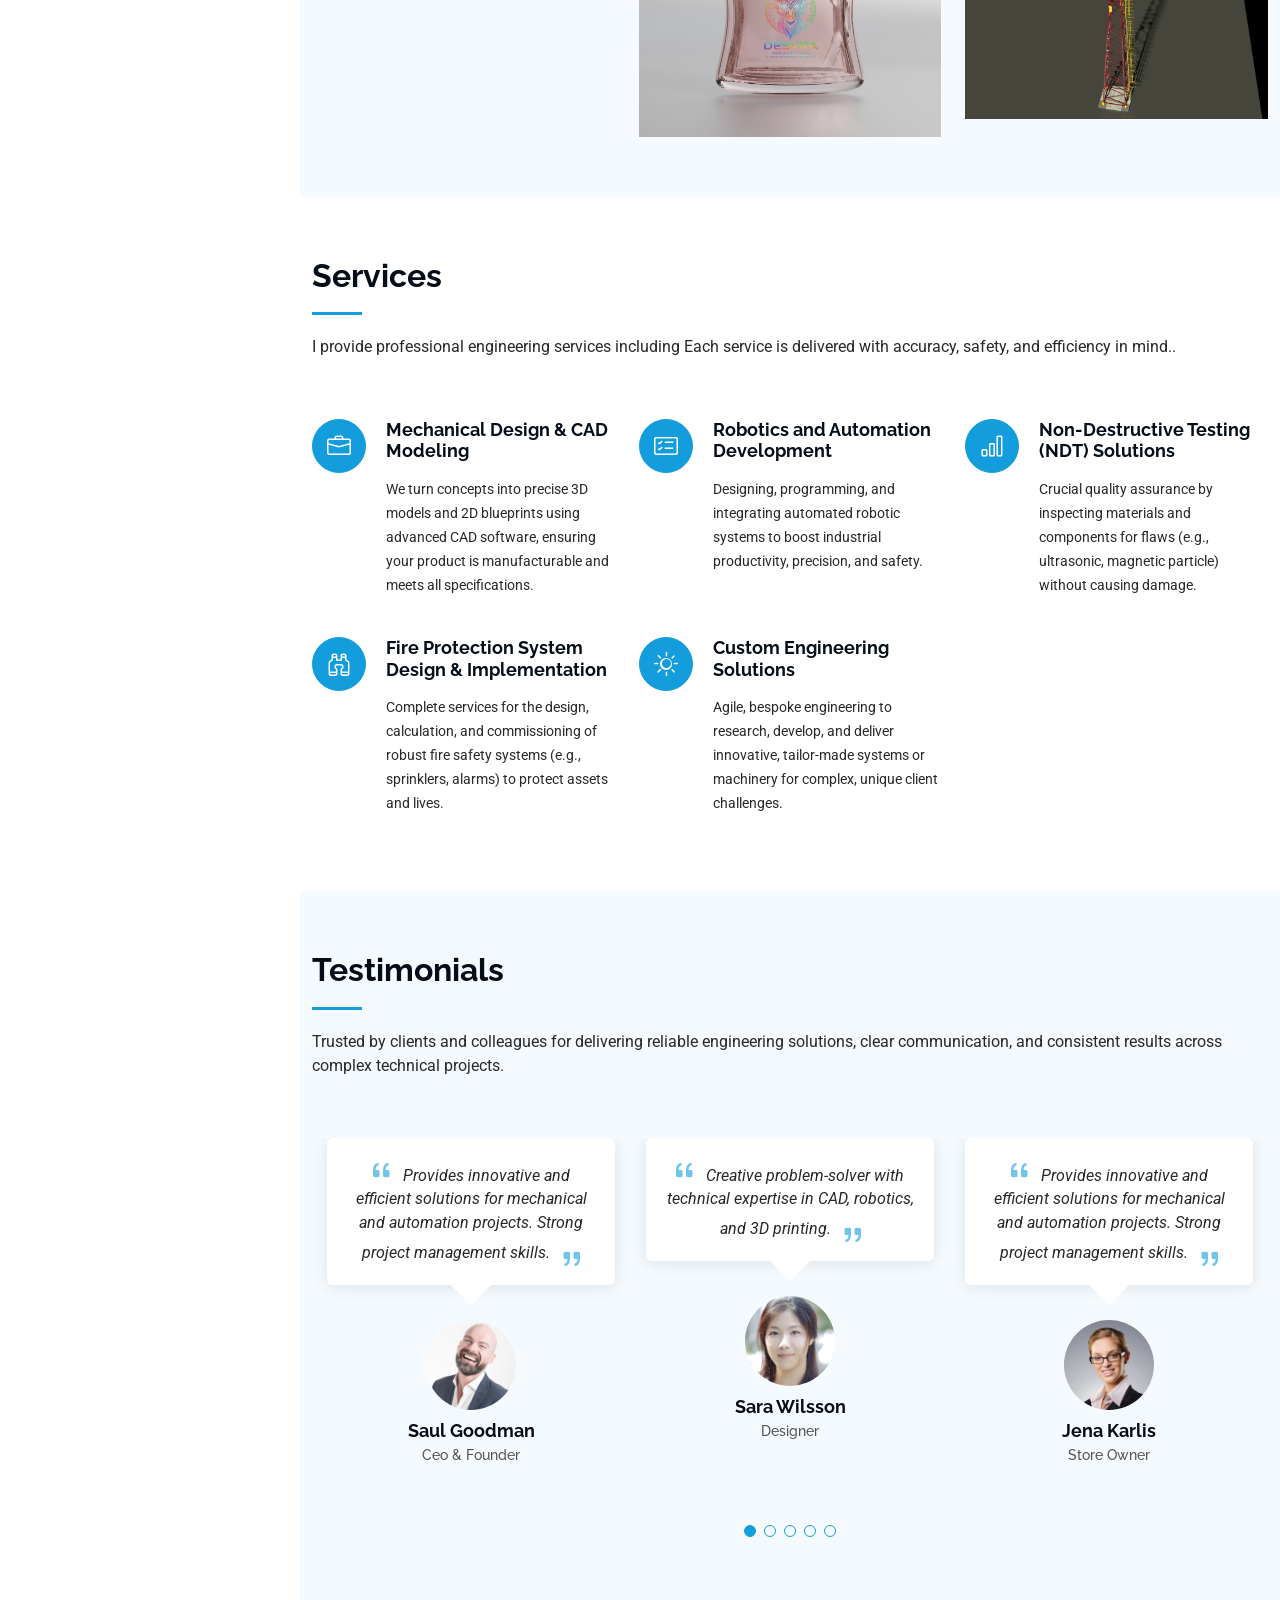
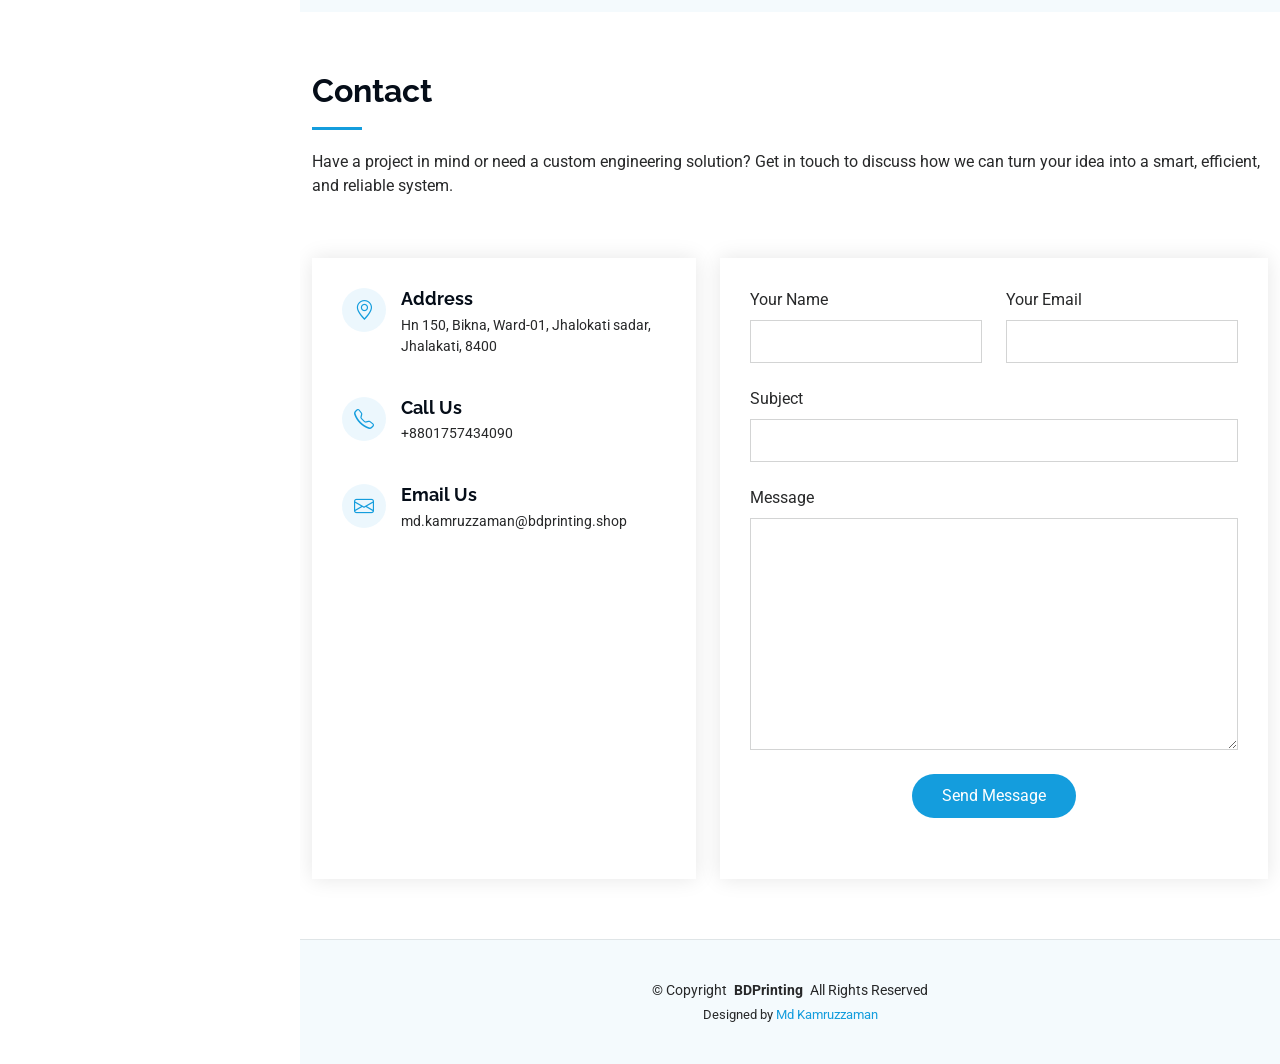
<file: index Old.html>
<!DOCTYPE html>
<html lang="en">

<head>
  <meta charset="utf-8">
  <meta content="width=device-width, initial-scale=1.0" name="viewport">
  <title>Md Kamruzzamman</title>
  <meta content="" name="description">
  <meta content="" name="keywords">

  <!-- Favicons -->
  <link href="assets/img/favicon.png" rel="icon">
  <link href="assets/img/apple-touch-icon.png" rel="apple-touch-icon">

  <!-- Fonts -->
  <link href="https://fonts.googleapis.com" rel="preconnect">
  <link href="https://fonts.gstatic.com" rel="preconnect" crossorigin>
  <link href="https://fonts.googleapis.com/css2?family=Roboto:ital,wght@0,100;0,300;0,400;0,500;0,700;0,900;1,100;1,300;1,400;1,500;1,700;1,900&family=Poppins:ital,wght@0,100;0,200;0,300;0,400;0,500;0,600;0,700;0,800;0,900;1,100;1,200;1,300;1,400;1,500;1,600;1,700;1,800;1,900&family=Raleway:ital,wght@0,100;0,200;0,300;0,400;0,500;0,600;0,700;0,800;0,900;1,100;1,200;1,300;1,400;1,500;1,600;1,700;1,800;1,900&display=swap" rel="stylesheet">

  <!-- Vendor CSS Files -->
  <link rel="stylesheet" href="https://cdnjs.cloudflare.com/ajax/libs/font-awesome/6.5.0/css/all.min.css">
  <link href="assets/vendor/bootstrap/css/bootstrap.min.css" rel="stylesheet">
  <link href="assets/vendor/bootstrap-icons/bootstrap-icons.css" rel="stylesheet">
  <link href="assets/vendor/aos/aos.css" rel="stylesheet">
  <link href="assets/vendor/glightbox/css/glightbox.min.css" rel="stylesheet">
  <link href="assets/vendor/swiper/swiper-bundle.min.css" rel="stylesheet">

  <!-- Main CSS File -->
  <link href="assets/css/main.css" rel="stylesheet">

  <!-- =======================================================
  * Template Name: iPortfolio
  * Template URL: https://bootstrapmade.com/iportfolio-bootstrap-portfolio-websites-template/
  * Updated: Jun 29 2024 with Bootstrap v5.3.3
  * Author: BootstrapMade.com
  * License: https://bootstrapmade.com/license/
  ======================================================== -->
</head>

<body class="index-page">

  <header id="header" class="header dark-background d-flex flex-column">
    <i class="header-toggle d-xl-none bi bi-list"></i>

    <div class="profile-img">
      <img src="assets/img/my-profile-img.jpg" alt="" class="img-fluid rounded-circle">
    </div>

    <a href="index.html" class="logo d-flex align-items-center justify-content-center">
      <!-- Uncomment the line below if you also wish to use an image logo -->
      <!-- <img src="assets/img/logo.png" alt=""> -->
      <h1 class="sitename">Md Kamruzzaman</h1>
    </a>

    <div class="social-links text-center">
      <a href="https://islamin2000.blogspot.com/" class="blogger"><i class="fa-brands fa-blogger"></i></a>
      <a href="https://www.facebook.com/kamruzzman.ovi" class="facebook"><i class="bi bi-facebook"></i></a>
      <a href="https://www.linkedin.com/in/md-kamruzzaman-ovi/" class="linkedin"><i class="bi bi-linkedin"></i></a>
    </div>

    <nav id="navmenu" class="navmenu">
      <ul>
        <li><a href="#hero" class="active"><i class="bi bi-house navicon"></i>Home</a></li>
        <li><a href="#about"><i class="bi bi-person navicon"></i> About</a></li>
        <li><a href="#resume"><i class="bi bi-file-earmark-text navicon"></i> Resume</a></li>
        <li><a href="#portfolio"><i class="bi bi-images navicon"></i> Portfolio</a></li>
        <li><a href="#services"><i class="bi bi-hdd-stack navicon"></i> Services</a></li>
        <li class="dropdown"><a href="#"><i class="bi bi-menu-button navicon"></i> <span>Project</span> <i class="bi bi-chevron-down toggle-dropdown"></i></a>
          <ul>
            <li><a href="#">Robotics</a></li>
            <li><a href="#">Design and Drawing</a></li>
            <li><a href="#">Software and App</a></li>
                        <li class="dropdown"><a href="#"><span>Download</span> <i class="bi bi-chevron-down toggle-dropdown"></i></a>
              <ul>
                <li><a href="#">Robot Control App</a></li>
                <li><a href="#">Office Management </a></li>
              </ul>
            </li>
          </ul>
        </li>
        <li><a href="#contact"><i class="bi bi-envelope navicon"></i> Contact</a></li>
      </ul>
    </nav>
  </header>
<div class="cv-download">
    <a href="download/Md%20Kamruzzaman%20CV.pdf" download>Download CV</a>
</div>
  <main class="main">

    <!-- Hero Section -->
    <section id="hero" class="hero section dark-background">

      <img src="assets/img/Hero.jpg" alt="" data-aos="fade-in" class="">

      <div class="container" data-aos="fade-up" data-aos-delay="100">
        <h2>Md Kamruzzaman</h2>
        <p>I'm <span class="typed" data-typed-items="Designer, Developer, Freelancer">Designer</span><span class="typed-cursor typed-cursor--blink" aria-hidden="true"></span><span class="typed-cursor typed-cursor--blink" aria-hidden="true"></span></p>
      </div>

    </section><!-- /Hero Section -->

    <!-- About Section -->
    <section id="about" class="about section">

      <!-- Section Title -->
      <div class="container section-title" data-aos="fade-up">
        <h2>About</h2>
        <p>I’m a Mechanical Engineer working at Rooppur Nuclear Power Plant under NIKIMT Ltd, where I deal with real-world engineering challenges every day. My work mixes mechanical design, robotics, NDT inspection, automation, and modern CAD tools.

I’m super passionate about building smart systems — whether that's an inspection robot, a fire protection design, or a fully automated engineering solution. Over the years, I’ve blended hands-on field experience with software skills like C#, SQL, and CAD modeling, helping me bridge the gap between mechanical and digital engineering.

Right now, I’m focused on improving inspection automation using robotics, creating custom engineering tools, and exploring advanced manufacturing like 3D printing.</p>
      </div><!-- End Section Title -->

      <div class="container" data-aos="fade-up" data-aos-delay="100">

        <div class="row gy-4 justify-content-center">
          <div class="col-lg-4">
            <img src="assets/img/my-profile-img.jpg" class="img-fluid" alt="">
          </div>
          <div class="col-lg-8 content">
            <h2>Mechanical Engineer | Robotics & NDT Specialist </h2>
            <p class="fst-italic py-3">
              Designing innovative mechanical and robotic solutions with expertise in NDT inspection, fire protection systems, and automation projects. Turning complex engineering challenges into efficient, real-world solutions.
            </p>
            <div class="row">
              <div class="col-lg-6">
                <ul> 
                  <li><i class="bi bi-chevron-right"></i> <strong>Birthday:</strong> <span>1 -1 -1998 </span></li>
                  <li><i class="bi bi-chevron-right"></i> <strong>Website:</strong> <span>www.bdprinting.shop</span></li>
                  <li><i class="bi bi-chevron-right"></i> <strong>Phone:</strong> <span>+8801757434090</span></li>
                  <li><i class="bi bi-chevron-right"></i> <strong>City:</strong> <span>Jhalakati sadar, Jhalakati, 8400</span></li>
                </ul>
              </div>
              <div class="col-lg-6">
                <ul>
                  <li><i class="bi bi-chevron-right"></i> <strong>Age:</strong> <span>30</span></li>
                  <li><i class="bi bi-chevron-right"></i> <strong>Degree:</strong> <span>B.tech</span></li>
                  <li><i class="bi bi-chevron-right"></i> <strong>Email:</strong> <span>md.kamruzzaman@bdprinting.shop</span></li>
                  <li><i class="bi bi-chevron-right"></i> <strong>Freelance:</strong> <span>Available</span></li>
                </ul>
              </div>
            </div>
            <p class="py-3">
              I offer freelance services in mechanical design, robotics development, 3D printing, NDT inspection solutions, and fire protection system design. Ready to collaborate on engineering projects or automation solutions worldwide.
            </p>
          </div>
        </div>

      </div>

    </section><!-- /About Section -->



    <!-- Skills Section -->
    <section id="skills" class="skills section light-background">

      <!-- Section Title -->
      <div class="container section-title" data-aos="fade-up">
<h2>Skills</h2>
<p>A practical blend of mechanical engineering, automation, and software development skills gained through real-world industrial projects and hands-on system design.</p>

      </div><!-- End Section Title -->

      <div class="container" data-aos="fade-up" data-aos-delay="100">

        <div class="row skills-content skills-animation">

          <div class="col-lg-6">

            <div class="progress">
              <span class="skill"><span>AutoCAD / Revit / FireCAD / SolidWorks / Advancestill</span> <i class="val">100%</i></span>
              <div class="progress-bar-wrap">
                <div class="progress-bar" role="progressbar" aria-valuenow="100" aria-valuemin="0" aria-valuemax="100"></div>
              </div>
            </div><!-- End Skills Item -->

            <div class="progress">
              <span class="skill"><span>Mechanical Design & Fire Protection Systems</span> <i class="val">90%</i></span>
              <div class="progress-bar-wrap">
                <div class="progress-bar" role="progressbar" aria-valuenow="90" aria-valuemin="0" aria-valuemax="100"></div>
              </div>
            </div><!-- End Skills Item -->

            <div class="progress">
              <span class="skill"><span>Microsoft SQL Server C# / .NET / ASP.NET</span> <i class="val">75%</i></span>
              <div class="progress-bar-wrap">
                <div class="progress-bar" role="progressbar" aria-valuenow="75" aria-valuemin="0" aria-valuemax="100"></div>
              </div>
            </div><!-- End Skills Item -->

          </div>

          <div class="col-lg-6">

            <div class="progress">
              <span class="skill"><span>Arduino / Robotic / C++</span> <i class="val">80%</i></span>
              <div class="progress-bar-wrap">
                <div class="progress-bar" role="progressbar" aria-valuenow="80" aria-valuemin="0" aria-valuemax="100"></div>
              </div>
            </div><!-- End Skills Item -->

            <div class="progress">
              <span class="skill"><span>WordPress /CMS / Html / CSS </span> <i class="val">90%</i></span>
              <div class="progress-bar-wrap">
                <div class="progress-bar" role="progressbar" aria-valuenow="90" aria-valuemin="0" aria-valuemax="100"></div>
              </div>
            </div><!-- End Skills Item -->


          </div>

        </div>

      </div>

    </section><!-- /Skills Section -->

    <!-- Resume Section -->
    <section id="resume" class="resume section">

      <!-- Section Title -->
      <div class="container section-title" data-aos="fade-up">
        <h2>Resume</h2>
        <p> I am an engineering professional with a solid background in mechanical systems, automation technologies, and inspection techniques. My experience spans design engineering, field inspections, fire safety system development, robotic prototyping, and technical documentation for high-risk industrial projects. I specialize in turning design requirements into practical solutions while maintaining safety standards, project timelines, and quality control.</p>
      </div><!-- End Section Title -->

      <div class="container">

        <div class="row">

          <div class="col-lg-6" data-aos="fade-up" data-aos-delay="100">
            <h3 class="resume-title">Sumary</h3>

            <div class="resume-item pb-0">
              <h4>Md Kamruzzaman</h4>
              <p><em>Mechanical Engineer with 5+ years of experience in mechanical design, automation, robotics, NDT inspection, and fire protection systems. Skilled in CAD modelling, system integration, 3D printing, C# development, and engineering documentation. Strong problem-solver with a track record of delivering accurate, reliable, and innovative solutions in industrial environments — especially in large-scale energy and construction projects.</em></p>
              <ul>
                <li>Hn 150, Bikna, ward-01, Jhalokati sadar, 8400</li>
                <li>01757434090</li>
                <li>md.kamruzzaman@bdprinting.shop</li>
              </ul>
            </div><!-- Edn Resume Item -->

            <h3 class="resume-title">Education</h3>
            <div class="resume-item">
              <h4>B.Tech in Mechanical Engineering</h4>
              <h5>2017 - 2020</h5>
              <p><em>APG Shimla university</em></p>
              <p>Specialized in mechanical design, thermal systems, robotics, and automation. Capstone Project: Laser-based Corrosion Cleaning Robot.</p>
            </div><!-- Edn Resume Item -->

            <div class="resume-item">
              <h4>  Diploma in Power</h4>
              <h5>2012 - 2016</h5>
              <p><em>Barisal Polytechnic Institute</em></p>
              <p>Focus on electrical power, thermal systems, robotics, and automation. Capstone Project: Laser-based Corrosion Cleaning Robot.</p>
            </div><!-- Edn Resume Item -->

          </div>

          <div class="col-lg-6" data-aos="fade-up" data-aos-delay="200">
            <h3 class="resume-title">Professional Experience</h3>
            <div class="resume-item">
              <h4>Mechanical specialist</h4>
              <h5>2024 Present</h5>
              <p><em>Pabna, roopur nuclear power plant </em></p> 
              <ul>
                <li>Mechanical installation and inspection of systems at Rooppur NPP.</li>
                <li>Collaborated with Russian and Bangladeshi teams to ensure safety and documentation standards.</li>
                <li>Supervised project deliverables and ensured quality and accuracy.</li>
                <li>Managed project budgets efficiently, ranging from $2,000 - $25,000.</li>
              </ul>
            </div><!-- Edn Resume Item -->

            <div class="resume-item">
              <h4> Design Engineer</h4> 
              <h5>2017 - 2018</h5>
              <p><em>Pabna, roopur nuclear power plant</em></p>
              <ul>
                <li>Designed and implemented fire suppression and alarm systems.</li>
                <li>Prepared AutoCAD layouts and supervised installation projects.</li>
                <li>Consulted clients on optimal design solutions.</li>
                <li>Created 4+ design presentations per month.</li>
              </ul>
            </div><!-- Edn Resume Item -->
            
                        <div class="resume-item">
              <h4> Operator</h4>  
              <h5>2020 - 2021</h5>
              <p><em>Dhaka, Bangladesh </em></p>
              <ul>
                <li>Managed LPG plant maintenance and fire protection system operations.</li>
                <li>Prepared AutoCAD layouts and supervised installations.</li>
                <li>Consulted clients and delivered project solutions efficiently.</li>
              </ul>
            </div><!-- Edn Resume Item -->

          </div>

        </div>

      </div>

    </section><!-- /Resume Section -->

    <!-- Portfolio Section -->
    <section id="portfolio" class="portfolio section light-background">

      <!-- Section Title -->
      <div class="container section-title" data-aos="fade-up">
        <h2>Portfolio</h2>
        <p>Explore my completed projects showcasing robotics development, 3D printing innovations, mechanical system designs, and fire protection solutions. Each project reflects precision, creativity, and technical expertise applied to solve real engineering challenges.</p>
      </div><!-- End Section Title -->

      <div class="container">

        <div class="isotope-layout" data-default-filter="*" data-layout="masonry" data-sort="original-order">

          <ul class="portfolio-filters isotope-filters" data-aos="fade-up" data-aos-delay="100">
            <li data-filter="*" class="filter-active">All</li>
            <li data-filter=".filter-app">App</li>
            <li data-filter=".filter-product">Product</li>
            <li data-filter=".filter-branding">Branding</li>
          </ul><!-- End Portfolio Filters -->

          <div class="row gy-4 isotope-container" data-aos="fade-up" data-aos-delay="200">

            <div class="col-lg-4 col-md-6 portfolio-item isotope-item filter-app">
              <div class="portfolio-content h-100">
                <img src="assets/img/portfolio/app-1.jpg" class="img-fluid" alt="">
                <div class="portfolio-info">
                  <h4>App 1</h4>
                  <p>Android app for robot control</p>
                  <a href="assets/img/portfolio/app-1.jpg" title="App 1" data-gallery="portfolio-gallery-app" class="glightbox preview-link"><i class="bi bi-zoom-in"></i></a>
                  <a href="portfolio-details.html" title="More Details" class="details-link"><i class="bi bi-link-45deg"></i></a>
                </div>
              </div>
            </div><!-- End Portfolio Item -->

            <div class="col-lg-4 col-md-6 portfolio-item isotope-item filter-product">
              <div class="portfolio-content h-100">
                <img src="assets/img/portfolio/product-1.jpg" class="img-fluid" alt="">
                <div class="portfolio-info">
                  <h4>Product 1</h4>
                  <p>3D CAD Model – LPG Cylinder Handling & Support Structure</p>
                  <a href="assets/img/portfolio/product-1.jpg" title="Product 1" data-gallery="portfolio-gallery-product" class="glightbox preview-link"><i class="bi bi-zoom-in"></i></a>
                  <a href="portfolio-details.html" title="More Details" class="details-link"><i class="bi bi-link-45deg"></i></a>
                </div>
              </div>
            </div><!-- End Portfolio Item -->

            <div class="col-lg-4 col-md-6 portfolio-item isotope-item filter-branding">
              <div class="portfolio-content h-100">
                <img src="assets/img/portfolio/branding-1.jpg" class="img-fluid" alt="">
                <div class="portfolio-info">
                  <h4>Branding 1</h4>
                  <p>Autonomous Robot Prototype – Obstacle Detection System (Front View)</p>
                  <a href="assets/img/portfolio/branding-1.jpg" title="Branding 1" data-gallery="portfolio-gallery-branding" class="glightbox preview-link"><i class="bi bi-zoom-in"></i></a>
                  <a href="portfolio-details.html" title="More Details" class="details-link"><i class="bi bi-link-45deg"></i></a>
                </div>
              </div>
            </div><!-- End Portfolio Item -->

            <div class="col-lg-4 col-md-6 portfolio-item isotope-item filter-app">
              <div class="portfolio-content h-100">
                <img src="assets/img/portfolio/app-2.jpg" class="img-fluid" alt="">
                <div class="portfolio-info">
                  <h4>App 2</h4>
                  <p>Android app for robot control</p>
                  <a href="assets/img/portfolio/app-2.jpg" title="App 2" data-gallery="portfolio-gallery-app" class="glightbox preview-link"><i class="bi bi-zoom-in"></i></a>
                  <a href="portfolio-details.html" title="More Details" class="details-link"><i class="bi bi-link-45deg"></i></a>
                </div>
              </div>
            </div><!-- End Portfolio Item -->

            <div class="col-lg-4 col-md-6 portfolio-item isotope-item filter-product">
              <div class="portfolio-content h-100">
                <img src="assets/img/portfolio/product-2.jpg" class="img-fluid" alt="">
                <div class="portfolio-info">
                  <h4>Product 2</h4>
                  <p>Industrial Structure Design – Tower & Support Framework (3D Model)</p>
                  <a href="assets/img/portfolio/product-2.jpg" title="Product 2" data-gallery="portfolio-gallery-product" class="glightbox preview-link"><i class="bi bi-zoom-in"></i></a>
                  <a href="portfolio-details.html" title="More Details" class="details-link"><i class="bi bi-link-45deg"></i></a>
                </div>
              </div>
            </div><!-- End Portfolio Item -->

            <div class="col-lg-4 col-md-6 portfolio-item isotope-item filter-branding">
              <div class="portfolio-content h-100">
                <img src="assets/img/portfolio/branding-2.jpg" class="img-fluid" alt="">
                <div class="portfolio-info">
                  <h4>Branding 2</h4>
                  <p>Ultrasonic Sensor Robot Car on Laptop Keyboard</p>
                  <a href="assets/img/portfolio/branding-2.jpg" title="Branding 2" data-gallery="portfolio-gallery-branding" class="glightbox preview-link"><i class="bi bi-zoom-in"></i></a>
                  <a href="portfolio-details.html" title="More Details" class="details-link"><i class="bi bi-link-45deg"></i></a>
                </div>
              </div>
            </div><!-- End Portfolio Item -->

            <div class="col-lg-4 col-md-6 portfolio-item isotope-item filter-app">
              <div class="portfolio-content h-100">
                <img src="assets/img/portfolio/app-3.jpg" class="img-fluid" alt="">
                <div class="portfolio-info">
                  <h4>App 3</h4>
                  <p>Custom ERP Dashboard – Project, Task & Analytics Management System</p>
                  <a href="assets/img/portfolio/app-3.jpg" title="App 3" data-gallery="portfolio-gallery-app" class="glightbox preview-link"><i class="bi bi-zoom-in"></i></a>
                  <a href="portfolio-details.html" title="More Details" class="details-link"><i class="bi bi-link-45deg"></i></a>
                </div>
              </div>
            </div><!-- End Portfolio Item -->

            <div class="col-lg-4 col-md-6 portfolio-item isotope-item filter-product">
              <div class="portfolio-content h-100">
                <img src="assets/img/portfolio/product-3.jpg" class="img-fluid" alt="">
                <div class="portfolio-info">
                  <h4>Product 3</h4>
                  <p>Industrial Structure Design – Tower & Support Framework (3D Model)</p>
                  <a href="assets/img/portfolio/product-3.jpg" title="Product 3" data-gallery="portfolio-gallery-product" class="glightbox preview-link"><i class="bi bi-zoom-in"></i></a>
                  <a href="portfolio-details.html" title="More Details" class="details-link"><i class="bi bi-link-45deg"></i></a>
                </div>
              </div>
            </div><!-- End Portfolio Item -->

            <div class="col-lg-4 col-md-6 portfolio-item isotope-item filter-branding">
              <div class="portfolio-content h-100">
                <img src="assets/img/portfolio/branding-3.jpg" class="img-fluid" alt="">
                <div class="portfolio-info">
                  <h4>Branding 3</h4>
                  <p>Product Visualization – Packaging Design & 3D Rendering</p>
                  <a href="assets/img/portfolio/branding-3.jpg" title="Branding 2" data-gallery="portfolio-gallery-branding" class="glightbox preview-link"><i class="bi bi-zoom-in"></i></a>
                  <a href="portfolio-details.html" title="More Details" class="details-link"><i class="bi bi-link-45deg"></i></a>
                </div>
              </div>
            </div><!-- End Portfolio Item -->

          </div><!-- End Portfolio Container -->
        </div>
      </div>

    </section><!-- /Portfolio Section -->

    <!-- Services Section -->
    <section id="services" class="services section">

      <!-- Section Title -->
      <div class="container section-title" data-aos="fade-up">
        <h2>Services</h2>
        <p>I provide professional engineering services including Each service is delivered with accuracy, safety, and efficiency in mind..</p>
      </div><!-- End Section Title -->

      <div class="container">

        <div class="row gy-4">

          <div class="col-lg-4 col-md-6 service-item d-flex" data-aos="fade-up" data-aos-delay="100">
            <div class="icon flex-shrink-0"><i class="bi bi-briefcase"></i></div>
            <div>
              <h4 class="title"><a href="service-details.html" class="stretched-link">Mechanical Design & CAD Modeling</a></h4>
              <p class="description">We turn concepts into precise 3D models and 2D blueprints using advanced CAD software, ensuring your product is manufacturable and meets all specifications.</p>
            </div>
          </div>
          <!-- End Service Item -->

          <div class="col-lg-4 col-md-6 service-item d-flex" data-aos="fade-up" data-aos-delay="200">
            <div class="icon flex-shrink-0"><i class="bi bi-card-checklist"></i></div>
            <div>
              <h4 class="title"><a href="service-details.html" class="stretched-link">Robotics and Automation Development</a></h4>
              <p class="description">Designing, programming, and integrating automated robotic systems to boost industrial productivity, precision, and safety.</p>
            </div>
          </div><!-- End Service Item -->

          <div class="col-lg-4 col-md-6 service-item d-flex" data-aos="fade-up" data-aos-delay="300">
            <div class="icon flex-shrink-0"><i class="bi bi-bar-chart"></i></div>
            <div>
              <h4 class="title"><a href="service-details.html" class="stretched-link">Non-Destructive Testing (NDT) Solutions</a></h4>
              <p class="description">Crucial quality assurance by inspecting materials and components for flaws (e.g., ultrasonic, magnetic particle) without causing damage.</p>
            </div>
          </div><!-- End Service Item -->

          <div class="col-lg-4 col-md-6 service-item d-flex" data-aos="fade-up" data-aos-delay="400">
            <div class="icon flex-shrink-0"><i class="bi bi-binoculars"></i></div>
            <div>
              <h4 class="title"><a href="service-details.html" class="stretched-link">Fire Protection System Design & Implementation</a></h4>
              <p class="description">Complete services for the design, calculation, and commissioning of robust fire safety systems (e.g., sprinklers, alarms) to protect assets and lives.</p>
            </div>
          </div><!-- End Service Item -->

          <div class="col-lg-4 col-md-6 service-item d-flex" data-aos="fade-up" data-aos-delay="500">
            <div class="icon flex-shrink-0"><i class="bi bi-brightness-high"></i></div>
            <div>
              <h4 class="title"><a href="service-details.html" class="stretched-link">Custom Engineering Solutions</a></h4>
              <p class="description">Agile, bespoke engineering to research, develop, and deliver innovative, tailor-made systems or machinery for complex, unique client challenges.</p>
            </div>
          </div><!-- End Service Item -->

        </div>

      </div>

    </section><!-- /Services Section -->

    <!-- Testimonials Section -->
    <section id="testimonials" class="testimonials section light-background">

      <!-- Section Title -->
      <div class="container section-title" data-aos="fade-up">
<h2>Testimonials</h2>
<p>Trusted by clients and colleagues for delivering reliable engineering solutions, clear communication, and consistent results across complex technical projects.</p>

      </div><!-- End Section Title -->

      <div class="container" data-aos="fade-up" data-aos-delay="100">

        <div class="swiper init-swiper">
          <script type="application/json" class="swiper-config">
            {
              "loop": true,
              "speed": 600,
              "autoplay": {
                "delay": 5000
              },
              "slidesPerView": "auto",
              "pagination": {
                "el": ".swiper-pagination",
                "type": "bullets",
                "clickable": true
              },
              "breakpoints": {
                "320": {
                  "slidesPerView": 1,
                  "spaceBetween": 40
                },
                "1200": {
                  "slidesPerView": 3,
                  "spaceBetween": 1
                }
              }
            }
          </script>
          <div class="swiper-wrapper">
            <div class="swiper-slide">
              <div class="testimonial-item">
                <p>
                  <i class="bi bi-quote quote-icon-left"></i>
                  <span>Provides innovative and efficient solutions for mechanical and automation projects. Strong project management skills.</span>
                  <i class="bi bi-quote quote-icon-right"></i>
                </p>
                <img src="assets/img/testimonials/testimonials-1.jpg" class="testimonial-img" alt="">
                <h3>Saul Goodman</h3>
                <h4>Ceo &amp; Founder</h4>
              </div>
            </div><!-- End testimonial item -->

            <div class="swiper-slide">
              <div class="testimonial-item">
                <p>
                  <i class="bi bi-quote quote-icon-left"></i>
                  <span>Creative problem-solver with technical expertise in CAD, robotics, and 3D printing.</span>
                  <i class="bi bi-quote quote-icon-right"></i>
                </p>
                <img src="assets/img/testimonials/testimonials-2.jpg" class="testimonial-img" alt="">
                <h3>Sara Wilsson</h3>
                <h4>Designer</h4>
              </div>
            </div><!-- End testimonial item -->

            <div class="swiper-slide">
              <div class="testimonial-item">
                <p>
                  <i class="bi bi-quote quote-icon-left"></i>
                  <span>Provides innovative and efficient solutions for mechanical and automation projects. Strong project management skills.</span>
                  <i class="bi bi-quote quote-icon-right"></i>
                </p>
                <img src="assets/img/testimonials/testimonials-3.jpg" class="testimonial-img" alt="">
                <h3>Jena Karlis</h3>
                <h4>Store Owner</h4>
              </div>
            </div><!-- End testimonial item -->

            <div class="swiper-slide">
              <div class="testimonial-item">
                <p>
                  <i class="bi bi-quote quote-icon-left"></i>
                  <span>Md Kamruzzaman delivers projects with precision, creativity, and technical expertise. Highly recommended for mechanical and robotics solutions.</span>
                  <i class="bi bi-quote quote-icon-right"></i>
                </p>
                <img src="assets/img/testimonials/testimonials-4.jpg" class="testimonial-img" alt="">
                <h3>Matt Brandon</h3>
                <h4>Freelancer</h4>
              </div>
            </div><!-- End testimonial item -->

            <div class="swiper-slide">
              <div class="testimonial-item">
                <p>
                  <i class="bi bi-quote quote-icon-left"></i>
                  <span>Professional, reliable, and innovative. Excellent collaboration on complex projects.</span>
                  <i class="bi bi-quote quote-icon-right"></i>
                </p>
                <img src="assets/img/testimonials/testimonials-5.jpg" class="testimonial-img" alt="">
                <h3>John Larson</h3>
                <h4>Entrepreneur</h4>
              </div>
            </div><!-- End testimonial item -->

          </div>
          <div class="swiper-pagination"></div>
        </div>

      </div>

    </section><!-- /Testimonials Section -->

    <!-- Contact Section -->
    <section id="contact" class="contact section">

      <!-- Section Title -->
      <div class="container section-title" data-aos="fade-up">
<h2>Contact</h2>
<p>Have a project in mind or need a custom engineering solution? Get in touch to discuss how we can turn your idea into a smart, efficient, and reliable system.</p>

      </div><!-- End Section Title -->

      <div class="container" data-aos="fade-up" data-aos-delay="100">

        <div class="row gy-4">

          <div class="col-lg-5">

            <div class="info-wrap">
              <div class="info-item d-flex" data-aos="fade-up" data-aos-delay="200">
                <i class="bi bi-geo-alt flex-shrink-0"></i>
                <div>
                  <h3>Address</h3>
                  <p>Hn 150, Bikna, Ward-01, Jhalokati sadar, Jhalakati, 8400</p> 
                </div>
              </div><!-- End Info Item -->

              <div class="info-item d-flex" data-aos="fade-up" data-aos-delay="300">
                <i class="bi bi-telephone flex-shrink-0"></i>
                <div>
                  <h3>Call Us</h3>
                  <p>+8801757434090</p> 
                </div>
              </div><!-- End Info Item -->

              <div class="info-item d-flex" data-aos="fade-up" data-aos-delay="400">
                <i class="bi bi-envelope flex-shrink-0"></i>
                <div>
                  <h3>Email Us</h3>
                  <p>md.kamruzzaman@bdprinting.shop</p> 
                </div>
              </div><!-- End Info Item -->

<iframe
    src="https://www.google.com/maps/embed?pb=!1m14!1m8!1m3!1d48389.78314118045!2d-74.006138!3d40.710059!3m2!1i1024!2i768!4f13.1!3m3!1m2!1s0x89c25a22a3bda30d%3A0xb89d1fe6bc499443!2sDowntown%20Conference%20Center!5e0!3m2!1sen!2sus!4v1676961268712!5m2!1sen!2sus"
    style="border: 0; width: 100%; height: 270px;"
    allowfullscreen=""
    loading="lazy"
    referrerpolicy="no-referrer-when-downgrade"
    title="Interactive Location Map"
></iframe>
  </div>
          </div>

          <div class="col-lg-7">
            <form action="forms/contact.php" method="post" class="php-email-form" data-aos="fade-up" data-aos-delay="200">
              <div class="row gy-4">

                <div class="col-md-6">
                  <label for="name-field" class="pb-2">Your Name</label>
                  <input type="text" name="name" id="name-field" class="form-control" required="">
                </div>

                <div class="col-md-6">
                  <label for="email-field" class="pb-2">Your Email</label>
                  <input type="email" class="form-control" name="email" id="email-field" required="">
                </div>

                <div class="col-md-12">
                  <label for="subject-field" class="pb-2">Subject</label>
                  <input type="text" class="form-control" name="subject" id="subject-field" required="">
                </div>

                <div class="col-md-12">
                  <label for="message-field" class="pb-2">Message</label>
                  <textarea class="form-control" name="message" rows="10" id="message-field" required=""></textarea>
                </div>

                <div class="col-md-12 text-center">
                  <div class="loading">Loading</div>
                  <div class="error-message"></div>
                  <div class="sent-message">Your message has been sent. Thank you!</div>

                  <button type="submit">Send Message</button>
                </div>

              </div>
            </form>
          </div><!-- End Contact Form -->

        </div>

      </div>

    </section><!-- /Contact Section -->

  </main>

  <footer id="footer" class="footer position-relative light-background">

    <div class="container">
      <div class="copyright text-center ">
        <p>© <span>Copyright</span> <strong class="px-1 sitename">BDPrinting</strong> <span>All Rights Reserved</span></p> 
      </div>
      <div class="credits">
        <!-- All the links in the footer should remain intact. -->
        <!-- You can delete the links only if you've purchased the pro version. -->
        <!-- Licensing information: https://bootstrapmade.com/license/ -->
        <!-- Purchase the pro version with working PHP/AJAX contact form: [buy-url] -->
        Designed by <a href="https://bootstrapmade.com/">Md Kamruzzaman</a> 
      </div>
    </div>

  </footer>

  <!-- Scroll Top -->
  <a href="#" id="scroll-top" class="scroll-top d-flex align-items-center justify-content-center"><i class="bi bi-arrow-up-short"></i></a>

  <!-- Preloader -->
  <div id="preloader"></div>

  <!-- Vendor JS Files -->
  <script src="assets/vendor/bootstrap/js/bootstrap.bundle.min.js"></script>
  <script src="assets/vendor/php-email-form/validate.js"></script>
  <script src="assets/vendor/aos/aos.js"></script>
  <script src="assets/vendor/typed.js/typed.umd.js"></script>
  <script src="assets/vendor/purecounter/purecounter_vanilla.js"></script>
  <script src="assets/vendor/waypoints/noframework.waypoints.js"></script>
  <script src="assets/vendor/glightbox/js/glightbox.min.js"></script>
  <script src="assets/vendor/imagesloaded/imagesloaded.pkgd.min.js"></script>
  <script src="assets/vendor/isotope-layout/isotope.pkgd.min.js"></script>
  <script src="assets/vendor/swiper/swiper-bundle.min.js"></script>

  <!-- Main JS File -->
  <script src="assets/js/main.js"></script>

</body>

</html>
</file>
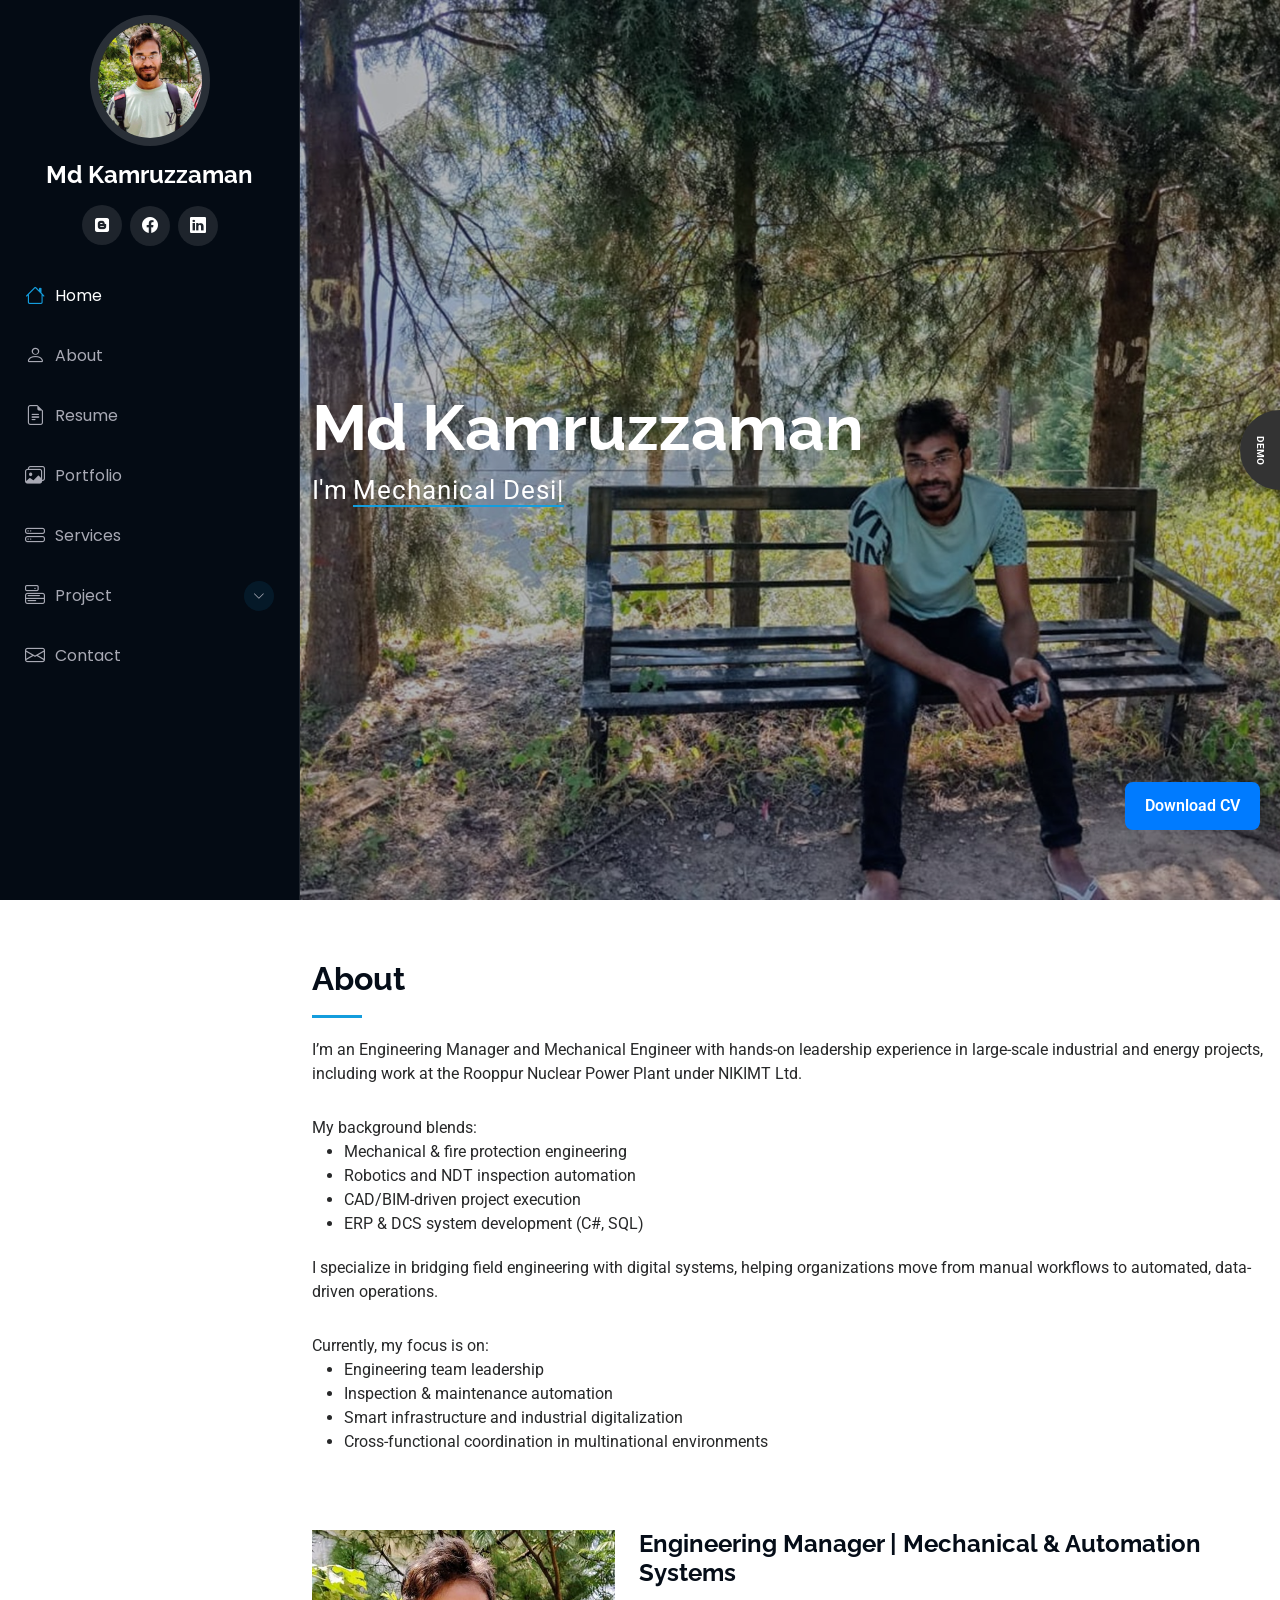
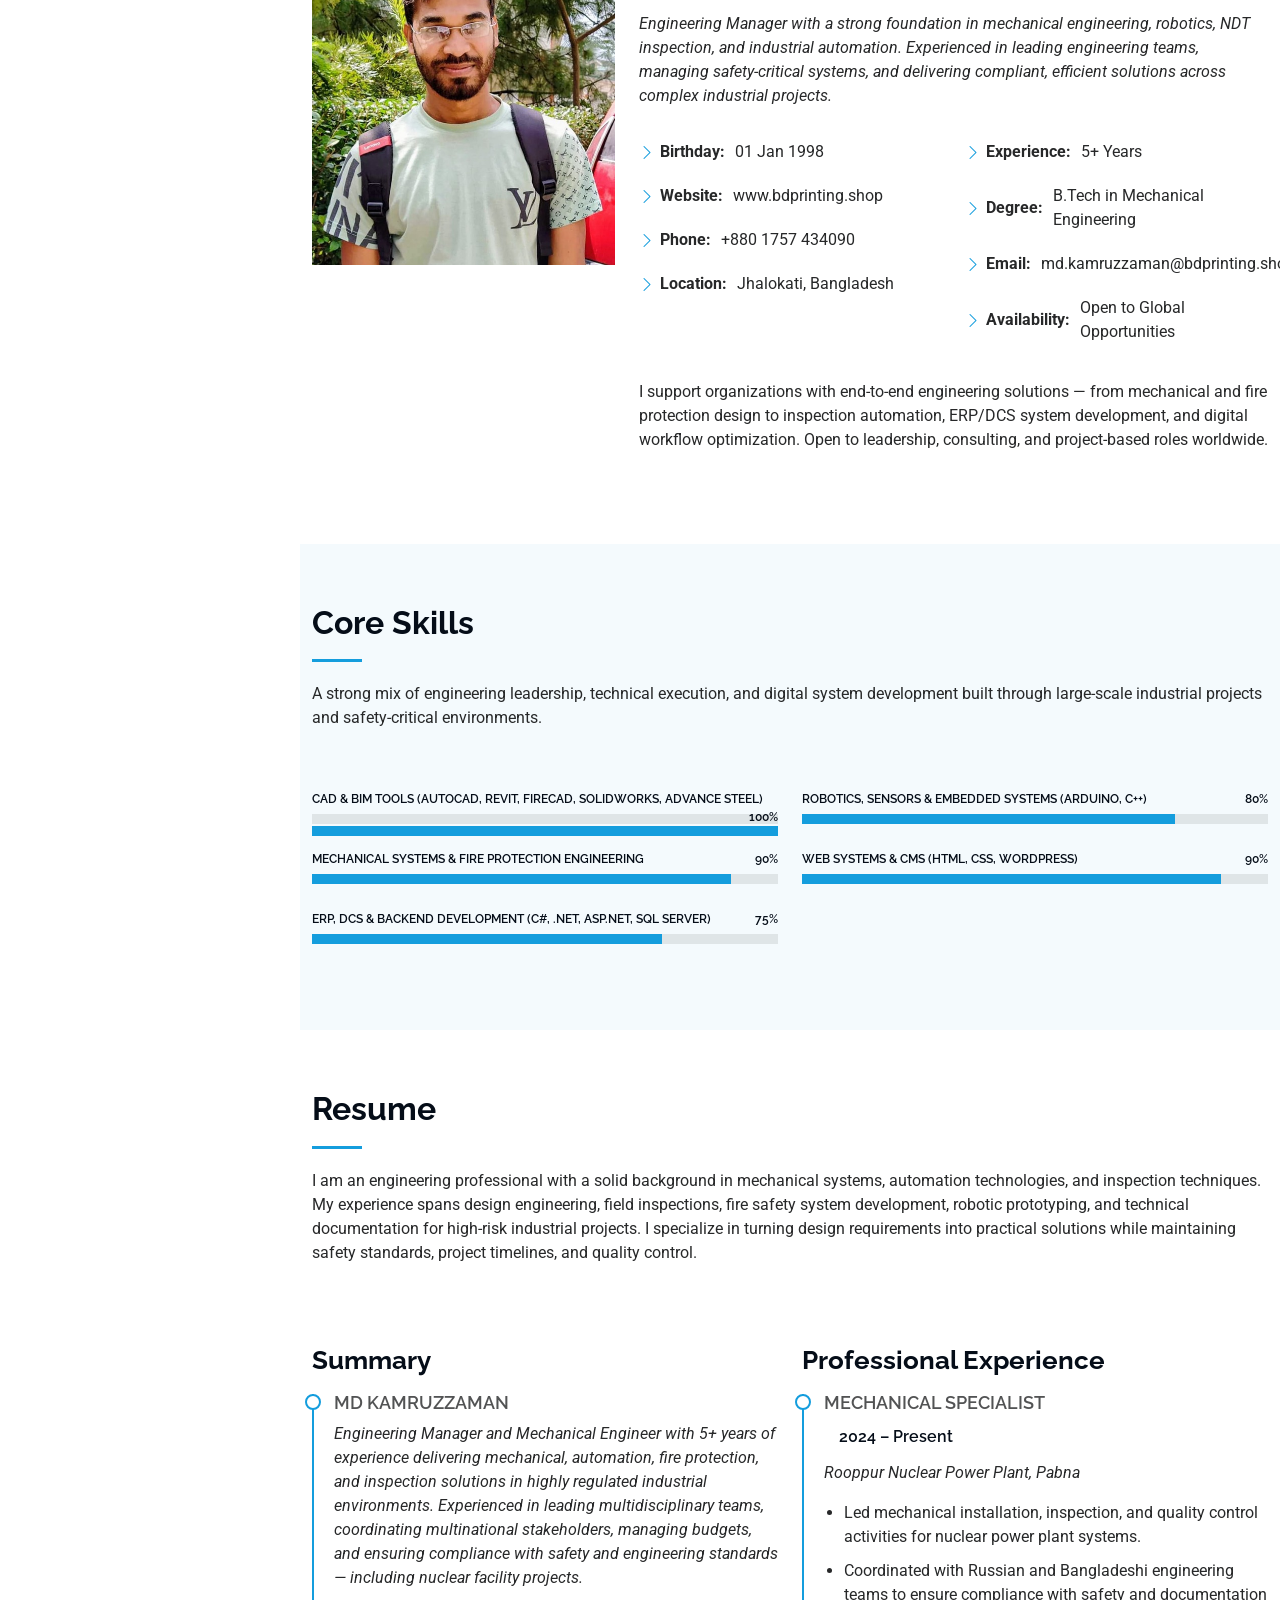
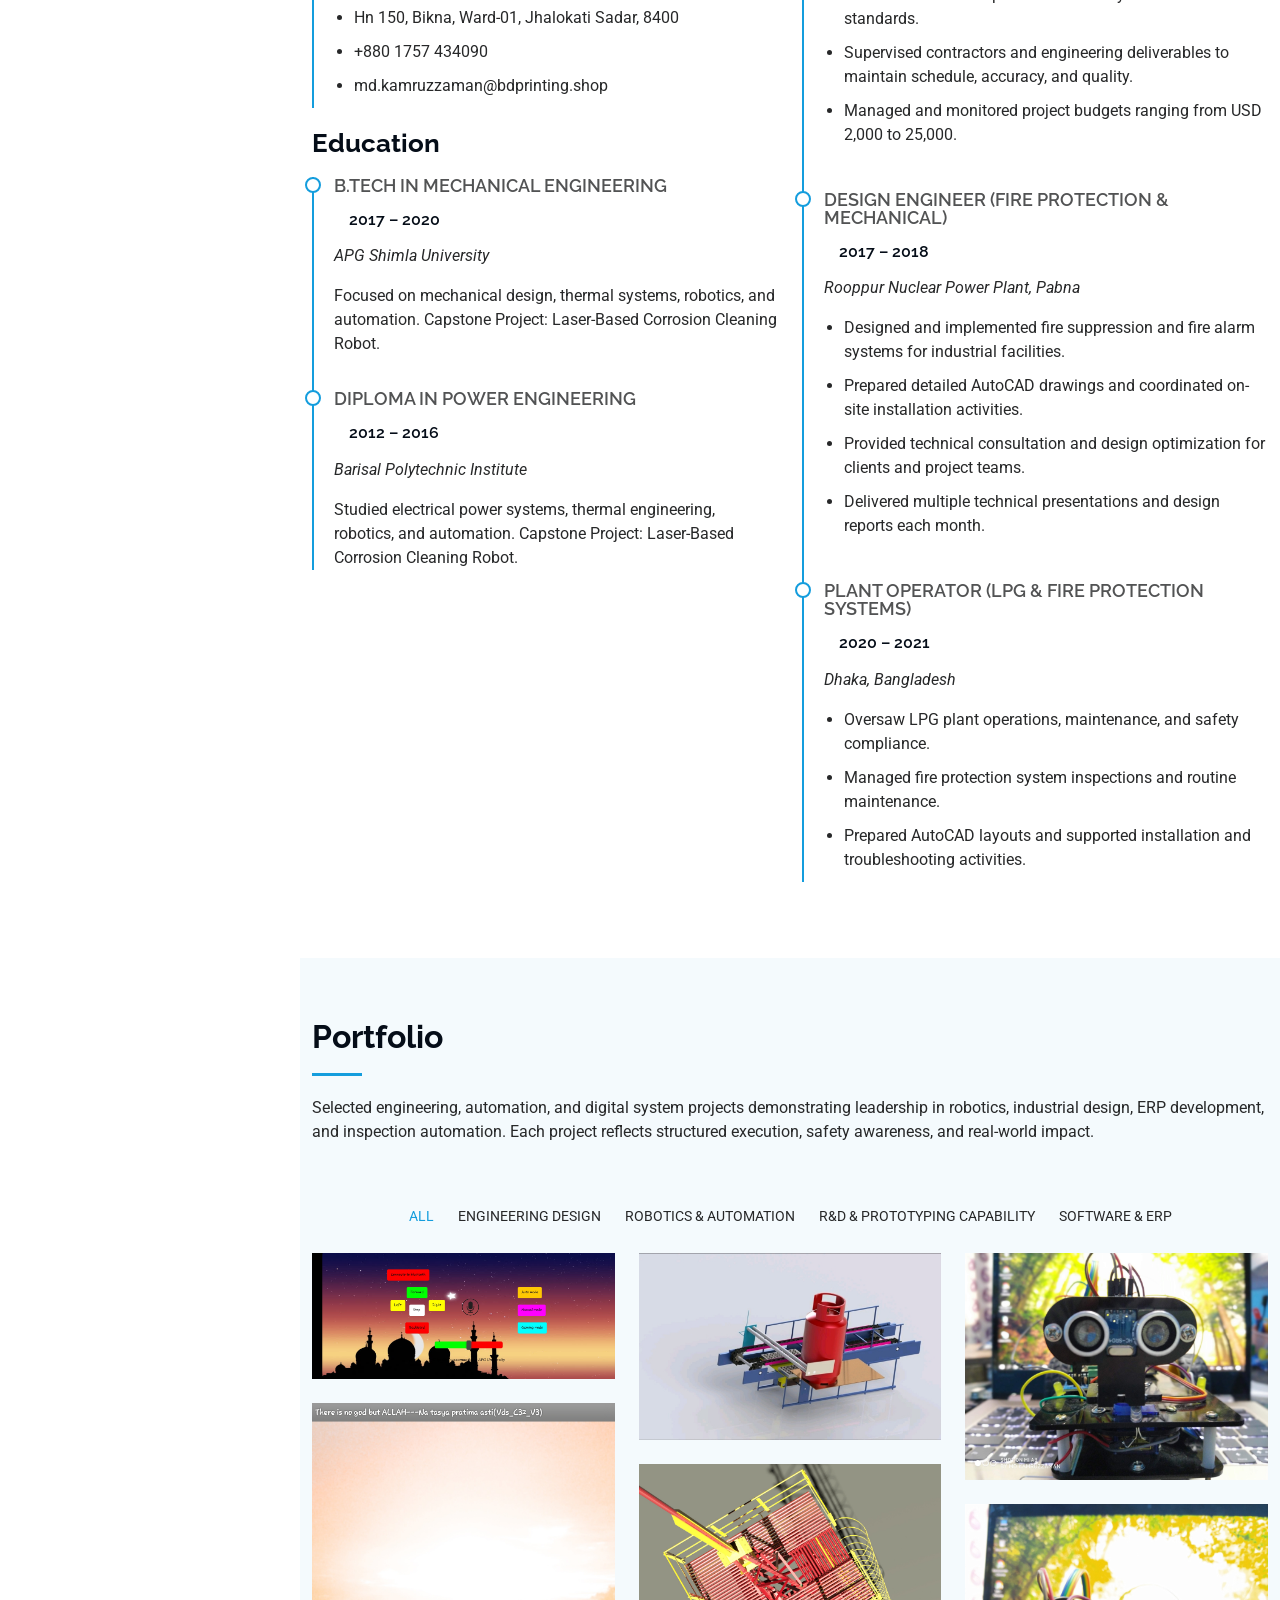
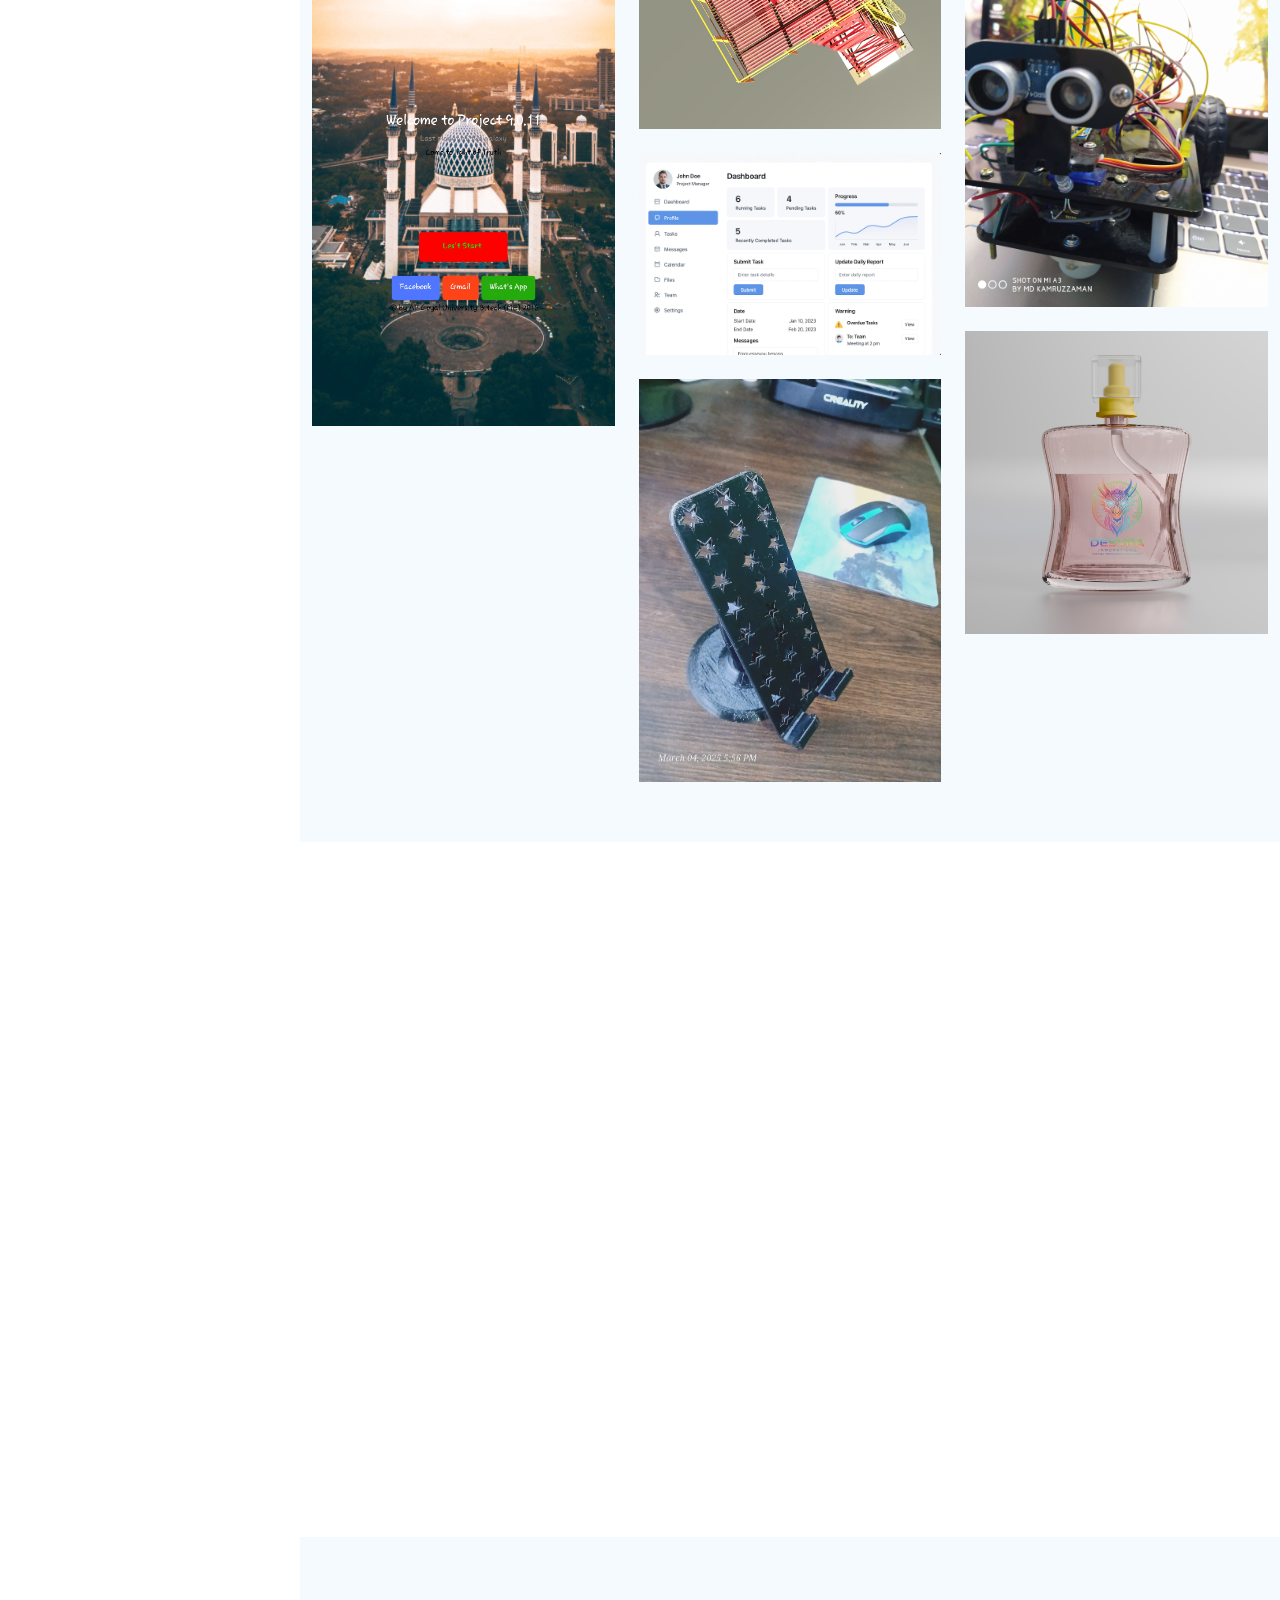
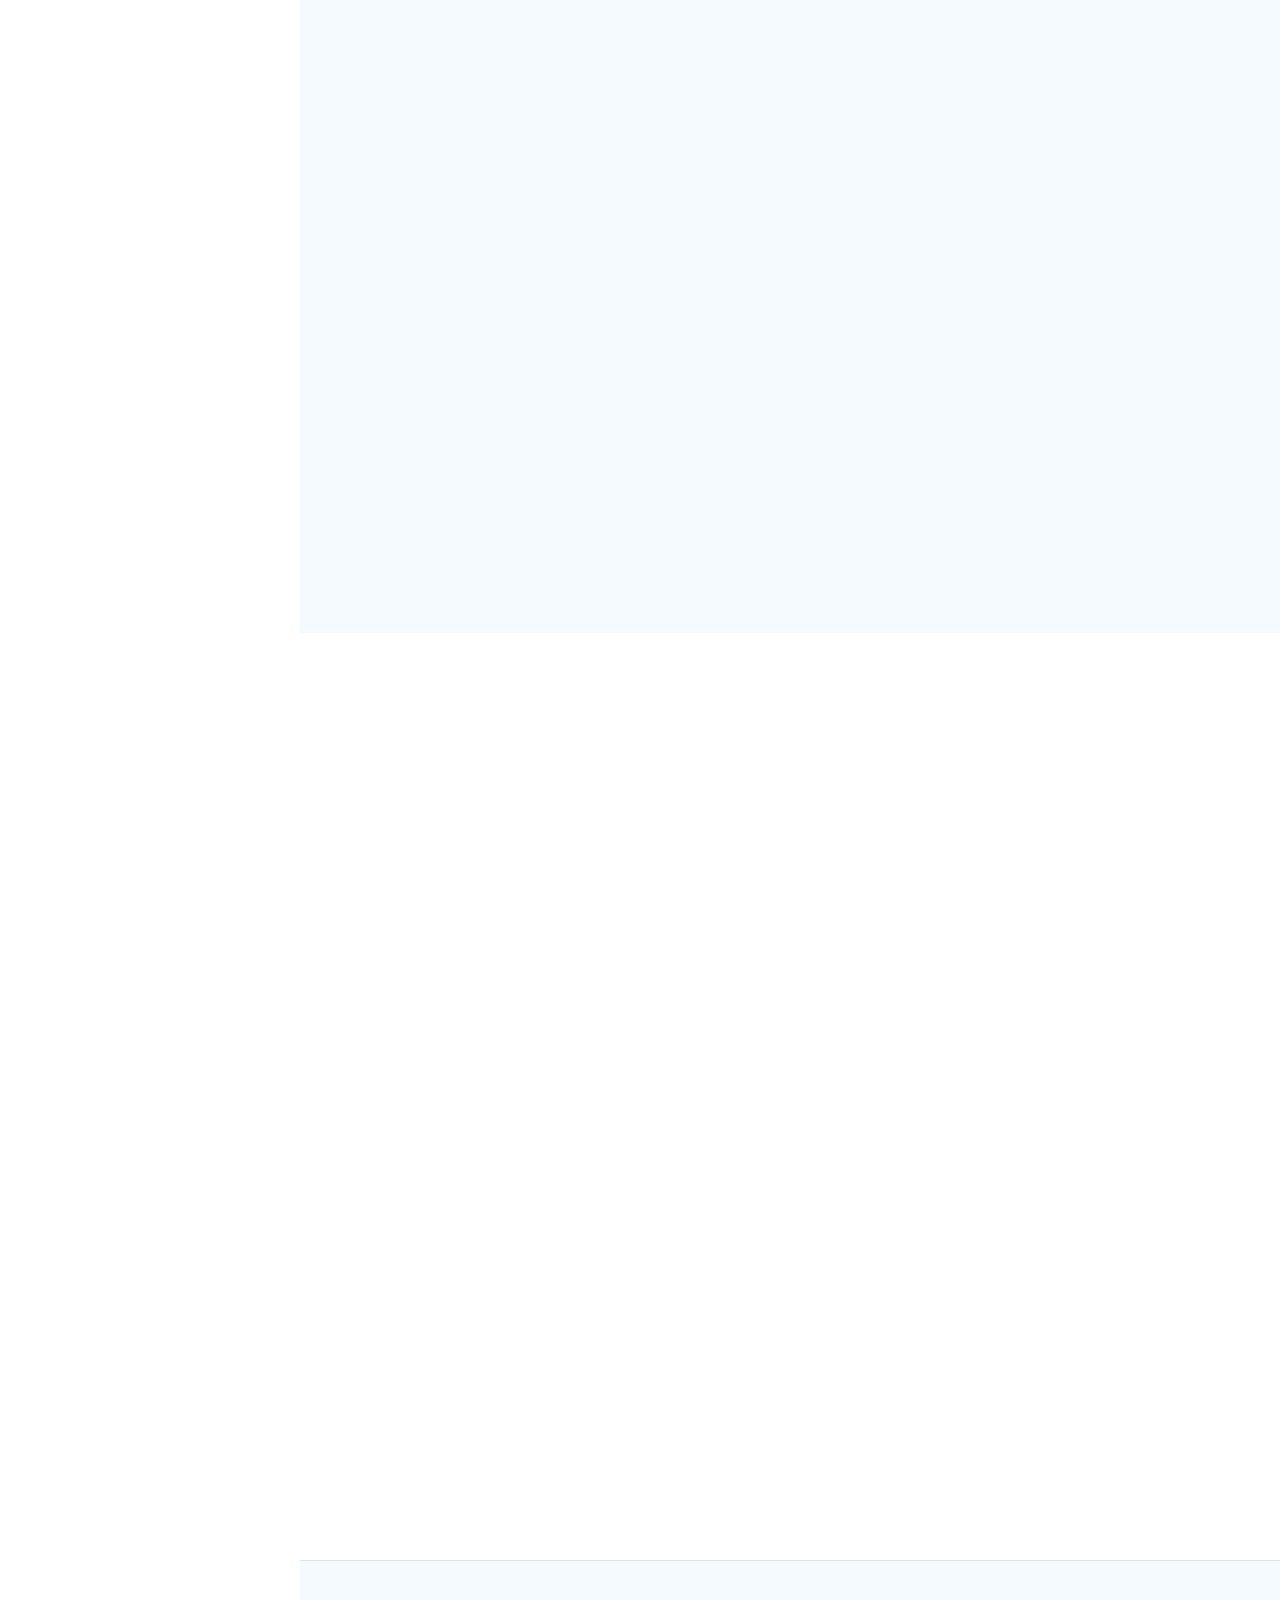
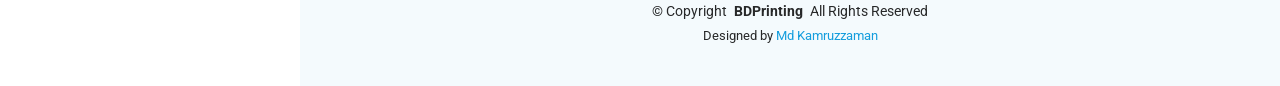
<file: index_Manger.html>
<!DOCTYPE html>
<html lang="en">

<head>
  <meta charset="utf-8">
  <meta content="width=device-width, initial-scale=1.0" name="viewport">
  <title>Md Kamruzzamman</title>
  <meta content="" name="description">
  <meta content="" name="keywords">

  <!-- Favicons -->
  <link href="assets/img/favicon.png" rel="icon">
  <link href="assets/img/apple-touch-icon.png" rel="apple-touch-icon">

  <!-- Fonts -->
  <link href="https://fonts.googleapis.com" rel="preconnect">
  <link href="https://fonts.gstatic.com" rel="preconnect" crossorigin>
  <link href="https://fonts.googleapis.com/css2?family=Roboto:ital,wght@0,100;0,300;0,400;0,500;0,700;0,900;1,100;1,300;1,400;1,500;1,700;1,900&family=Poppins:ital,wght@0,100;0,200;0,300;0,400;0,500;0,600;0,700;0,800;0,900;1,100;1,200;1,300;1,400;1,500;1,600;1,700;1,800;1,900&family=Raleway:ital,wght@0,100;0,200;0,300;0,400;0,500;0,600;0,700;0,800;0,900;1,100;1,200;1,300;1,400;1,500;1,600;1,700;1,800;1,900&display=swap" rel="stylesheet">

  <!-- Vendor CSS Files -->
  <link rel="stylesheet" href="https://cdnjs.cloudflare.com/ajax/libs/font-awesome/6.5.0/css/all.min.css">
  <link href="assets/vendor/bootstrap/css/bootstrap.min.css" rel="stylesheet">
  <link href="assets/vendor/bootstrap-icons/bootstrap-icons.css" rel="stylesheet">
  <link href="assets/vendor/aos/aos.css" rel="stylesheet">
  <link href="assets/vendor/glightbox/css/glightbox.min.css" rel="stylesheet">
  <link href="assets/vendor/swiper/swiper-bundle.min.css" rel="stylesheet">

  <!-- Main CSS File -->
  <link href="assets/css/main.css" rel="stylesheet">

  <!-- =======================================================
  * Template Name: iPortfolio
  * Template URL: https://bootstrapmade.com/iportfolio-bootstrap-portfolio-websites-template/
  * Updated: Jun 29 2024 with Bootstrap v5.3.3
  * Author: BootstrapMade.com
  * License: https://bootstrapmade.com/license/
  ======================================================== -->
</head>

<body class="index-page">
  
  
<div class="floating-wrapper">
  <div class="half-circle-trigger">
    <span>DEMO</span>
  </div>

  <div class="floating-download">
    <a href="https://drive.google.com/uc?export=download&id=1jymUlQOLLaKoOedmdS5Ps2eaW-3xPEEn"
       class="float-btn om" target="_blank">⬇ OM APP</a>

    <a href="https://www.youtube.com/watch?v=srRy4WK6qRM"
       class="float-btn om-video" target="_blank">▶ instruction Video</a>

    <a href="https://drive.google.com/uc?export=download&id=1uls5ouXe0LixzHevoCQiiZnk3B7ZIWEH"
       class="float-btn robot" target="_blank">⬇ Robot App</a>

    <a href="https://www.youtube.com/watch?v=BQ6Gr3DXS1s"
       class="float-btn robot-video" target="_blank">▶ instruction Video</a>
  </div>
</div>


  <header id="header" class="header dark-background d-flex flex-column">
    <i class="header-toggle d-xl-none bi bi-list"></i>

    <div class="profile-img">
      <img src="assets/img/my-profile-img.jpg" alt="" class="img-fluid rounded-circle">
    </div>

    <a href="index.html" class="logo d-flex align-items-center justify-content-center">
      <!-- Uncomment the line below if you also wish to use an image logo -->
      <!-- <img src="assets/img/logo.png" alt=""> -->
      <h1 class="sitename">Md Kamruzzaman</h1>
    </a>

    <div class="social-links text-center">
      <a href="https://bdrobotech.blogspot.com/" class="blogger"><i class="fa-brands fa-blogger"></i></a>
      <a href="https://www.facebook.com/kamruzzman.ovi" class="facebook"><i class="bi bi-facebook"></i></a>
      <a href="https://www.linkedin.com/in/md-kamruzzaman-ovi/" class="linkedin"><i class="bi bi-linkedin"></i></a>
    </div>

    <nav id="navmenu" class="navmenu">
      <ul>
        <li><a href="#hero" class="active"><i class="bi bi-house navicon"></i>Home</a></li>
        <li><a href="#about"><i class="bi bi-person navicon"></i> About</a></li>
        <li><a href="#resume"><i class="bi bi-file-earmark-text navicon"></i> Resume</a></li>
        <li><a href="#portfolio"><i class="bi bi-images navicon"></i> Portfolio</a></li>
        <li><a href="#services"><i class="bi bi-hdd-stack navicon"></i> Services</a></li>
        <li class="dropdown"><a href="#"><i class="bi bi-menu-button navicon"></i> <span>Project</span> <i class="bi bi-chevron-down toggle-dropdown"></i></a>
          <ul>
            <li><a href="#">Robotics</a></li>
            <li><a href="#">Design and Drawing</a></li>
            <li><a href="#">Software and App</a></li>
              <li class="dropdown"><a href="#"><span>Download</span> <i class="bi bi-chevron-down toggle-dropdown"></i></a>
              <ul>
                <li><a href="https://drive.google.com/file/d/1uls5ouXe0LixzHevoCQiiZnk3B7ZIWEH/view?usp=sharing">Robot Control App</a></li>
                <li><a href="https://drive.google.com/file/d/1jymUlQOLLaKoOedmdS5Ps2eaW-3xPEEn/view?usp=sharing">Office Management </a></li>
              </ul>
            </li>
          </ul>
        </li>
        <li><a href="#contact"><i class="bi bi-envelope navicon"></i> Contact</a></li>
      </ul>
    </nav>
  </header>
<div class="cv-download">
    <a href="download/Md%20Kamruzzaman%20CV.pdf" download>Download CV</a>
</div>
  <main class="main">

    <!-- Hero Section -->
    <section id="hero" class="hero section dark-background">

      <img src="assets/img/Hero.jpg" alt="" data-aos="fade-in" class="">

      <div class="container" data-aos="fade-up" data-aos-delay="100">
        <h2>Md Kamruzzaman</h2>
        <p>I'm <span class="typed" data-typed-items="Mechanical Design Engineer, Industrial Machinery, Automation & Prototyping, ">Designer</span><span class="typed-cursor typed-cursor--blink" aria-hidden="true"></span><span class="typed-cursor typed-cursor--blink" aria-hidden="true"></span></p>
      </div>

    </section><!-- /Hero Section -->

    <!-- About Section -->
    <section id="about" class="about section">

<div class="container section-title" data-aos="fade-up">
  <h2>About</h2>
  
  <p style="margin-bottom: 30px;">
    I’m an Engineering Manager and Mechanical Engineer with hands-on leadership
    experience in large-scale industrial and energy projects, including work at
    the Rooppur Nuclear Power Plant under NIKIMT Ltd.
  </p>

  <p>My background blends:</p>

  <ul>
    <li>Mechanical &amp; fire protection engineering</li>
    <li>Robotics and NDT inspection automation</li>
     <li>CAD/BIM-driven project execution</li>
    <li>ERP &amp; DCS system development (C#, SQL)</li>
  </ul>

  <p style="margin-bottom: 30px; margin-top: 20px;">
    I specialize in bridging field engineering with digital systems, helping
    organizations move from manual workflows to automated, data-driven
    operations.
  </p>

  <p>Currently, my focus is on:</p>

  <ul>
    <li>Engineering team leadership</li>
    <li>Inspection &amp; maintenance automation</li>
    <li>Smart infrastructure and industrial digitalization</li>
    <li>Cross-functional coordination in multinational environments</li>
  </ul>
</div>

<div class="container" data-aos="fade-up" data-aos-delay="100">

  <div class="row gy-4 justify-content-center">
    <div class="col-lg-4">
      <img src="assets/img/my-profile-img.jpg" class="img-fluid" alt="Md Kamruzzaman – Engineering Manager">
    </div>

    <div class="col-lg-8 content">
      <h2>Engineering Manager | Mechanical & Automation Systems</h2>

      <p class="fst-italic py-3">
        Engineering Manager with a strong foundation in mechanical engineering,
        robotics, NDT inspection, and industrial automation. Experienced in leading
        engineering teams, managing safety-critical systems, and delivering
        compliant, efficient solutions across complex industrial projects.
      </p>

      <div class="row">
        <div class="col-lg-6">
          <ul>
            <li><i class="bi bi-chevron-right"></i> <strong>Birthday:</strong> <span>01 Jan 1998</span></li>
            <li><i class="bi bi-chevron-right"></i> <strong>Website:</strong> <span>www.bdprinting.shop</span></li>
            <li><i class="bi bi-chevron-right"></i> <strong>Phone:</strong> <span>+880 1757 434090</span></li>
            <li><i class="bi bi-chevron-right"></i> <strong>Location:</strong> <span>Jhalokati, Bangladesh</span></li>
          </ul>
        </div>

        <div class="col-lg-6">
          <ul>
            <li><i class="bi bi-chevron-right"></i> <strong>Experience:</strong> <span>5+ Years</span></li>
            <li><i class="bi bi-chevron-right"></i> <strong>Degree:</strong> <span>B.Tech in Mechanical Engineering</span></li>
            <li><i class="bi bi-chevron-right"></i> <strong>Email:</strong> <span>md.kamruzzaman@bdprinting.shop</span></li>
            <li><i class="bi bi-chevron-right"></i> <strong>Availability:</strong> <span>Open to Global Opportunities</span></li>
          </ul>
        </div>
      </div>

      <p class="py-3">
        I support organizations with end-to-end engineering solutions — from
        mechanical and fire protection design to inspection automation,
        ERP/DCS system development, and digital workflow optimization.
        Open to leadership, consulting, and project-based roles worldwide.
      </p>
    </div>
  </div>

</div>
    </section><!-- /About Section -->



  <!-- Skills Section -->
<section id="skills" class="skills section light-background">

  <!-- Section Title -->
  <div class="container section-title" data-aos="fade-up">
    <h2>Core Skills</h2>
    <p>
      A strong mix of engineering leadership, technical execution, and digital
      system development built through large-scale industrial projects and
      safety-critical environments.
    </p>
  </div><!-- End Section Title -->

  <div class="container" data-aos="fade-up" data-aos-delay="100">

    <div class="row skills-content skills-animation">

      <div class="col-lg-6">

        <div class="progress">
          <span class="skill">
            <span>CAD & BIM Tools (AutoCAD, Revit, FireCAD, SolidWorks, Advance Steel)</span>
            <i class="val">100%</i>
          </span>
          <div class="progress-bar-wrap">
            <div class="progress-bar" role="progressbar" aria-valuenow="100" aria-valuemin="0" aria-valuemax="100"></div>
          </div>
        </div><!-- End Skills Item -->

        <div class="progress">
          <span class="skill">
            <span>Mechanical Systems & Fire Protection Engineering</span>
            <i class="val">90%</i>
          </span>
          <div class="progress-bar-wrap">
            <div class="progress-bar" role="progressbar" aria-valuenow="90" aria-valuemin="0" aria-valuemax="100"></div>
          </div>
        </div><!-- End Skills Item -->

        <div class="progress">
          <span class="skill">
            <span>ERP, DCS & Backend Development (C#, .NET, ASP.NET, SQL Server)</span>
            <i class="val">75%</i>
          </span>
          <div class="progress-bar-wrap">
            <div class="progress-bar" role="progressbar" aria-valuenow="75" aria-valuemin="0" aria-valuemax="100"></div>
          </div>
        </div><!-- End Skills Item -->

      </div>

      <div class="col-lg-6">

        <div class="progress">
          <span class="skill">
            <span>Robotics, Sensors & Embedded Systems (Arduino, C++)</span>
            <i class="val">80%</i>
          </span>
          <div class="progress-bar-wrap">
            <div class="progress-bar" role="progressbar" aria-valuenow="80" aria-valuemin="0" aria-valuemax="100"></div>
          </div>
        </div><!-- End Skills Item -->

        <div class="progress">
          <span class="skill">
            <span>Web Systems & CMS (HTML, CSS, WordPress)</span>
            <i class="val">90%</i>
          </span>
          <div class="progress-bar-wrap">
            <div class="progress-bar" role="progressbar" aria-valuenow="90" aria-valuemin="0" aria-valuemax="100"></div>
          </div>
        </div><!-- End Skills Item -->

      </div>

    </div>

  </div>

</section><!-- /Skills Section -->

    <!-- Resume Section -->
    <section id="resume" class="resume section">

      <!-- Section Title -->
      <div class="container section-title" data-aos="fade-up">
        <h2>Resume</h2>
        <p> I am an engineering professional with a solid background in mechanical systems, automation technologies, and inspection techniques. My experience spans design engineering, field inspections, fire safety system development, robotic prototyping, and technical documentation for high-risk industrial projects. I specialize in turning design requirements into practical solutions while maintaining safety standards, project timelines, and quality control.</p>
      </div><!-- End Section Title -->

<div class="container">

  <div class="row">

    <!-- LEFT COLUMN -->
    <div class="col-lg-6" data-aos="fade-up" data-aos-delay="100">
      <h3 class="resume-title">Summary</h3>

      <div class="resume-item pb-0">
        <h4>Md Kamruzzaman</h4>
        <p>
          <em>
            Engineering Manager and Mechanical Engineer with 5+ years of experience
            delivering mechanical, automation, fire protection, and inspection
            solutions in highly regulated industrial environments.
            Experienced in leading multidisciplinary teams, coordinating
            multinational stakeholders, managing budgets, and ensuring compliance
            with safety and engineering standards — including nuclear facility projects.
          </em>
        </p>
        <ul>
          <li>Hn 150, Bikna, Ward-01, Jhalokati Sadar, 8400</li>
          <li>+880 1757 434090</li>
          <li>md.kamruzzaman@bdprinting.shop</li>
        </ul>
      </div><!-- End Resume Item -->

      <h3 class="resume-title">Education</h3>

      <div class="resume-item">
        <h4>B.Tech in Mechanical Engineering</h4>
        <h5>2017 – 2020</h5>
        <p><em>APG Shimla University</em></p>
        <p>
          Focused on mechanical design, thermal systems, robotics, and automation.
          Capstone Project: Laser-Based Corrosion Cleaning Robot.
        </p>
      </div><!-- End Resume Item -->

      <div class="resume-item">
        <h4>Diploma in Power Engineering</h4>
        <h5>2012 – 2016</h5>
        <p><em>Barisal Polytechnic Institute</em></p>
        <p>
          Studied electrical power systems, thermal engineering, robotics, and automation.
          Capstone Project: Laser-Based Corrosion Cleaning Robot.
        </p>
      </div><!-- End Resume Item -->

    </div>

    <!-- RIGHT COLUMN -->
    <div class="col-lg-6" data-aos="fade-up" data-aos-delay="200">
      <h3 class="resume-title">Professional Experience</h3>

      <div class="resume-item">
        <h4>Mechanical Specialist</h4>
        <h5>2024 – Present</h5>
        <p><em>Rooppur Nuclear Power Plant, Pabna</em></p>
        <ul>
          <li>Led mechanical installation, inspection, and quality control activities for nuclear power plant systems.</li>
          <li>Coordinated with Russian and Bangladeshi engineering teams to ensure compliance with safety and documentation standards.</li>
          <li>Supervised contractors and engineering deliverables to maintain schedule, accuracy, and quality.</li>
          <li>Managed and monitored project budgets ranging from USD 2,000 to 25,000.</li>
        </ul>
      </div><!-- End Resume Item -->

      <div class="resume-item">
        <h4>Design Engineer (Fire Protection & Mechanical)</h4>
        <h5>2017 – 2018</h5>
        <p><em>Rooppur Nuclear Power Plant, Pabna</em></p>
        <ul>
          <li>Designed and implemented fire suppression and fire alarm systems for industrial facilities.</li>
          <li>Prepared detailed AutoCAD drawings and coordinated on-site installation activities.</li>
          <li>Provided technical consultation and design optimization for clients and project teams.</li>
          <li>Delivered multiple technical presentations and design reports each month.</li>
        </ul>
      </div><!-- End Resume Item -->

      <div class="resume-item">
        <h4>Plant Operator (LPG & Fire Protection Systems)</h4>
        <h5>2020 – 2021</h5>
        <p><em>Dhaka, Bangladesh</em></p>
        <ul>
          <li>Oversaw LPG plant operations, maintenance, and safety compliance.</li>
          <li>Managed fire protection system inspections and routine maintenance.</li>
          <li>Prepared AutoCAD layouts and supported installation and troubleshooting activities.</li>
        </ul>
      </div><!-- End Resume Item -->

    </div>

  </div>

</div>
    </section><!-- /Resume Section -->
<!-- Portfolio Section -->
<section id="portfolio" class="portfolio section light-background">

  <!-- Section Title -->
  <div class="container section-title" data-aos="fade-up">
    <h2>Portfolio</h2>
    <p>
      Selected engineering, automation, and digital system projects demonstrating
      leadership in robotics, industrial design, ERP development, and inspection automation.
      Each project reflects structured execution, safety awareness, and real-world impact.
    </p>
  </div><!-- End Section Title -->

  <div class="container">

    <div class="isotope-layout" data-default-filter="*" data-layout="masonry" data-sort="original-order">

      <!-- Filters -->
      <ul class="portfolio-filters isotope-filters" data-aos="fade-up" data-aos-delay="100">
        <li data-filter="*" class="filter-active">All</li>
        <li data-filter=".filter-product">Engineering Design</li>
        <li data-filter=".filter-branding">Robotics & Automation</li>
        <li data-filter=".filter-branding">R&D & Prototyping Capability</li>
                <li data-filter=".filter-app">Software & ERP</li>
      </ul><!-- End Filters -->

      <div class="row gy-4 isotope-container" data-aos="fade-up" data-aos-delay="200">
       
        <!-- ERP / App -->
        
        <div class="col-lg-4 col-md-6 portfolio-item isotope-item filter-app">
          <div class="portfolio-content h-100">
            <img src="assets/img/portfolio/app-1.jpg" class="img-fluid" alt="Robot Control Application">
            <div class="portfolio-info">
              <h4>Robot Control Mobile App</h4>
              <p>Android application for real-time robot control, sensor monitoring, and system feedback.</p>
              <a href="assets/img/portfolio/app-1.jpg" data-gallery="portfolio-gallery-app"
                 class="glightbox preview-link" title="Robot Control App">
                <i class="bi bi-zoom-in"></i>
              </a>
              <a href="portfolio-details.html" class="details-link" title="Project Details">
                <i class="bi bi-link-45deg"></i>
              </a>
            </div>
          </div>
        </div>

        <!-- Product Design -->
        <div class="col-lg-4 col-md-6 portfolio-item isotope-item filter-product">
          <div class="portfolio-content h-100">
            <img src="assets/img/portfolio/product-1.jpg" class="img-fluid" alt="LPG Handling Structure">
            <div class="portfolio-info">
              <h4>LPG Handling Structure</h4>
              <p>3D CAD design of LPG cylinder handling and support framework with safety-focused load analysis.</p>
              <a href="assets/img/portfolio/product-1.jpg" data-gallery="portfolio-gallery-product"
                 class="glightbox preview-link" title="LPG Handling Structure">
                <i class="bi bi-zoom-in"></i>
              </a>
              <a href="portfolio-details.html" class="details-link" title="Project Details">
                <i class="bi bi-link-45deg"></i>
              </a>
            </div>
          </div>
        </div>

        <!-- Robotics -->
        <div class="col-lg-4 col-md-6 portfolio-item isotope-item filter-branding">
          <div class="portfolio-content h-100">
            <img src="assets/img/portfolio/branding-1.jpg" class="img-fluid" alt="Autonomous Robot">
            <div class="portfolio-info">
              <h4>Autonomous Inspection Robot</h4>
              <p>Obstacle-detection robot prototype developed for inspection and automation use cases.</p>
              <a href="assets/img/portfolio/branding-1.jpg" data-gallery="portfolio-gallery-branding"
                 class="glightbox preview-link" title="Autonomous Robot">
                <i class="bi bi-zoom-in"></i>
              </a>
              <a href="portfolio-details.html" class="details-link" title="Project Details">
                <i class="bi bi-link-45deg"></i>
              </a>
            </div>
          </div>
        </div>

        <!-- App -->
        <div class="col-lg-4 col-md-6 portfolio-item isotope-item filter-app">
          <div class="portfolio-content h-100">
            <img src="assets/img/portfolio/app-2.jpg" class="img-fluid" alt="Robot Control App">
            <div class="portfolio-info">
              <h4>Robot Control Interface</h4>
              <p>Enhanced Android UI for robotic movement control and live system monitoring.</p>
              <a href="assets/img/portfolio/app-2.jpg" data-gallery="portfolio-gallery-app"
                 class="glightbox preview-link" title="Robot Control Interface">
                <i class="bi bi-zoom-in"></i>
              </a>
              <a href="portfolio-details.html" class="details-link" title="Project Details">
                <i class="bi bi-link-45deg"></i>
              </a>
            </div>
          </div>
        </div>

        <!-- Industrial Design -->
        <div class="col-lg-4 col-md-6 portfolio-item isotope-item filter-product">
          <div class="portfolio-content h-100">
            <img src="assets/img/portfolio/product-2.jpg" class="img-fluid" alt="Industrial Structure">
            <div class="portfolio-info">
              <h4>Industrial Tower Structure</h4>
              <p>Structural CAD model of an industrial tower and support framework.</p>
              <a href="assets/img/portfolio/product-2.jpg" data-gallery="portfolio-gallery-product"
                 class="glightbox preview-link" title="Industrial Tower">
                <i class="bi bi-zoom-in"></i>
              </a>
              <a href="portfolio-details.html" class="details-link" title="Project Details">
                <i class="bi bi-link-45deg"></i>
              </a>
            </div>
          </div>
        </div>

        <!-- Robotics -->
        <div class="col-lg-4 col-md-6 portfolio-item isotope-item filter-branding">
          <div class="portfolio-content h-100">
            <img src="assets/img/portfolio/branding-2.jpg" class="img-fluid" alt="Ultrasonic Robot">
            <div class="portfolio-info">
              <h4>Ultrasonic Sensor Robot</h4>
              <p>Mobile robot prototype using ultrasonic sensors for obstacle detection.</p>
              <a href="assets/img/portfolio/branding-2.jpg" data-gallery="portfolio-gallery-branding"
                 class="glightbox preview-link" title="Ultrasonic Robot">
                <i class="bi bi-zoom-in"></i>
              </a>
              <a href="portfolio-details.html" class="details-link" title="Project Details">
                <i class="bi bi-link-45deg"></i>
              </a>
            </div>
          </div>
        </div>

        <!-- ERP -->
        <div class="col-lg-4 col-md-6 portfolio-item isotope-item filter-app">
          <div class="portfolio-content h-100">
            <img src="assets/img/portfolio/app-3.jpg" class="img-fluid" alt="ERP System">
            <div class="portfolio-info">
              <h4>ERP Management System</h4>
              <p>Custom ERP dashboard for project tracking, payroll, billing, and analytics.</p>
              <a href="assets/img/portfolio/app-3.jpg" data-gallery="portfolio-gallery-app"
                 class="glightbox preview-link" title="ERP System">
                <i class="bi bi-zoom-in"></i>
              </a>
              <a href="portfolio-details.html" class="details-link" title="Project Details">
                <i class="bi bi-link-45deg"></i>
              </a>
            </div>
          </div>
        </div>

        <!-- Visualization -->
        <div class="col-lg-4 col-md-6 portfolio-item isotope-item filter-branding">
          <div class="portfolio-content h-100">
            <img src="assets/img/portfolio/branding-3.jpg" class="img-fluid" alt="3D Visualization">
            <div class="portfolio-info">
              <h4>Product Visualization</h4>
              <p>3D rendering and visualization for product presentation and packaging.</p>
              <a href="assets/img/portfolio/branding-3.jpg" data-gallery="portfolio-gallery-branding"
                 class="glightbox preview-link" title="Product Visualization">
                <i class="bi bi-zoom-in"></i>
              </a>
              <a href="portfolio-details.html" class="details-link" title="Project Details">
                <i class="bi bi-link-45deg"></i>
              </a>
            </div>
          </div>
        </div>
        
                <!-- R&D & Prototyping Capability -->
        <div class="col-lg-4 col-md-6 portfolio-item isotope-item filter-branding">
          <div class="portfolio-content h-100">
            <img src="assets/img/portfolio/R&D.jpg" class="img-fluid" alt="3D Visualization">
            <div class="portfolio-info">
              <h4>R&D and Prototyping Capability</h4>
              <p>Functional prototyping using Creality Ender 3 V3 SE and XY Plotter.
        Iterative design → test → refine workflow supporting DFM discussions
        and early-stage R&D validation.</p>
              <a href="assets/img/portfolio/branding-3.jpg" data-gallery="portfolio-gallery-branding"
                 class="glightbox preview-link" title="Product Visualization">
                <i class="bi bi-zoom-in"></i>
              </a>
              <a href="portfolio-details.html" class="details-link" title="Project Details">
                <i class="bi bi-link-45deg"></i>
              </a>
            </div>
          </div>
        </div>

      </div><!-- End Portfolio Container -->
    </div>
  </div>
</section><!-- /Portfolio Section -->

    <!-- Services Section -->
    <section id="services" class="services section">

      <!-- Section Title -->
      <div class="container section-title" data-aos="fade-up">
        <h2>Services</h2>
        <p>I provide professional engineering services including Each service is delivered with accuracy, safety, and efficiency in mind..</p>
      </div><!-- End Section Title -->

      <div class="container">

        <div class="row gy-4">

          <div class="col-lg-4 col-md-6 service-item d-flex" data-aos="fade-up" data-aos-delay="100">
            <div class="icon flex-shrink-0"><i class="bi bi-briefcase"></i></div>
            <div>
              <h4 class="title"><a href="service-details.html" class="stretched-link">Mechanical Design & CAD Modeling</a></h4>
              <p class="description">We turn concepts into precise 3D models and 2D blueprints using advanced CAD software, ensuring your product is manufacturable and meets all specifications.</p>
            </div>
          </div>
          <!-- End Service Item -->

          <div class="col-lg-4 col-md-6 service-item d-flex" data-aos="fade-up" data-aos-delay="200">
            <div class="icon flex-shrink-0"><i class="bi bi-card-checklist"></i></div>
            <div>
              <h4 class="title"><a href="service-details.html" class="stretched-link">Robotics and Automation Development</a></h4>
              <p class="description">Designing, programming, and integrating automated robotic systems to boost industrial productivity, precision, and safety.</p>
            </div>
          </div><!-- End Service Item -->

          <div class="col-lg-4 col-md-6 service-item d-flex" data-aos="fade-up" data-aos-delay="300">
            <div class="icon flex-shrink-0"><i class="bi bi-bar-chart"></i></div>
            <div>
              <h4 class="title"><a href="service-details.html" class="stretched-link">Non-Destructive Testing (NDT) Solutions</a></h4>
              <p class="description">Crucial quality assurance by inspecting materials and components for flaws (e.g., ultrasonic, magnetic particle) without causing damage.</p>
            </div>
          </div><!-- End Service Item -->

          <div class="col-lg-4 col-md-6 service-item d-flex" data-aos="fade-up" data-aos-delay="400">
            <div class="icon flex-shrink-0"><i class="bi bi-binoculars"></i></div>
            <div>
              <h4 class="title"><a href="service-details.html" class="stretched-link">Fire Protection System Design & Implementation</a></h4>
              <p class="description">Complete services for the design, calculation, and commissioning of robust fire safety systems (e.g., sprinklers, alarms) to protect assets and lives.</p>
            </div>
          </div><!-- End Service Item -->

          <div class="col-lg-4 col-md-6 service-item d-flex" data-aos="fade-up" data-aos-delay="500">
            <div class="icon flex-shrink-0"><i class="bi bi-brightness-high"></i></div>
            <div>
              <h4 class="title"><a href="service-details.html" class="stretched-link">Custom Engineering Solutions</a></h4>
              <p class="description">Agile, bespoke engineering to research, develop, and deliver innovative, tailor-made systems or machinery for complex, unique client challenges.</p>
            </div>
          </div><!-- End Service Item -->

        </div>

      </div>

    </section><!-- /Services Section -->

    <!-- Testimonials Section -->
    <section id="testimonials" class="testimonials section light-background">

      <!-- Section Title -->
      <div class="container section-title" data-aos="fade-up">
<h2>Testimonials</h2>
    <p>
      Recognized for technical leadership, problem-solving ability,
      and consistent delivery across multidisciplinary engineering projects.
    </p>
      </div><!-- End Section Title -->

      <div class="container" data-aos="fade-up" data-aos-delay="100">

        <div class="swiper init-swiper">
          <script type="application/json" class="swiper-config">
            {
              "loop": true,
              "speed": 600,
              "autoplay": {
                "delay": 5000
              },
              "slidesPerView": "auto",
              "pagination": {
                "el": ".swiper-pagination",
                "type": "bullets",
                "clickable": true
              },
              "breakpoints": {
                "320": {
                  "slidesPerView": 1,
                  "spaceBetween": 40
                },
                "1200": {
                  "slidesPerView": 3,
                  "spaceBetween": 1
                }
              }
            }
          </script>
          <div class="swiper-wrapper">
            <div class="swiper-slide">
              <div class="testimonial-item">
                <p>
                  <i class="bi bi-quote quote-icon-left"></i>
                  <span>Provides innovative and efficient solutions for mechanical and automation projects. Strong project management skills.</span>
                  <i class="bi bi-quote quote-icon-right"></i>
                </p>
                <img src="assets/img/testimonials/testimonials-1.jpg" class="testimonial-img" alt="">
                <h3>Saul Goodman</h3>
                <h4>Ceo &amp; Founder</h4>
              </div>
            </div><!-- End testimonial item -->

            <div class="swiper-slide">
              <div class="testimonial-item">
                <p>
                  <i class="bi bi-quote quote-icon-left"></i>
                  <span>Creative problem-solver with technical expertise in CAD, robotics, and 3D printing.</span>
                  <i class="bi bi-quote quote-icon-right"></i>
                </p>
                <img src="assets/img/testimonials/testimonials-2.jpg" class="testimonial-img" alt="">
                <h3>Sara Wilsson</h3>
                <h4>Designer</h4>
              </div>
            </div><!-- End testimonial item -->

            <div class="swiper-slide">
              <div class="testimonial-item">
                <p>
                  <i class="bi bi-quote quote-icon-left"></i>
                  <span>Provides innovative and efficient solutions for mechanical and automation projects. Strong project management skills.</span>
                  <i class="bi bi-quote quote-icon-right"></i>
                </p>
                <img src="assets/img/testimonials/testimonials-3.jpg" class="testimonial-img" alt="">
                <h3>Jena Karlis</h3>
                <h4>Store Owner</h4>
              </div>
            </div><!-- End testimonial item -->

            <div class="swiper-slide">
              <div class="testimonial-item">
                <p>
                  <i class="bi bi-quote quote-icon-left"></i>
                  <span>Md Kamruzzaman delivers projects with precision, creativity, and technical expertise. Highly recommended for mechanical and robotics solutions.</span>
                  <i class="bi bi-quote quote-icon-right"></i>
                </p>
                <img src="assets/img/testimonials/testimonials-4.jpg" class="testimonial-img" alt="">
                <h3>Matt Brandon</h3>
                <h4>Freelancer</h4>
              </div>
            </div><!-- End testimonial item -->

            <div class="swiper-slide">
              <div class="testimonial-item">
                <p>
                  <i class="bi bi-quote quote-icon-left"></i>
                  <span>Professional, reliable, and innovative. Excellent collaboration on complex projects.</span>
                  <i class="bi bi-quote quote-icon-right"></i>
                </p>
                <img src="assets/img/testimonials/testimonials-5.jpg" class="testimonial-img" alt="">
                <h3>John Larson</h3>
                <h4>Entrepreneur</h4>
              </div>
            </div><!-- End testimonial item -->

          </div>
          <div class="swiper-pagination"></div>
        </div>

      </div>

    </section><!-- /Testimonials Section -->

    <!-- Contact Section -->
    <section id="contact" class="contact section">

      <!-- Section Title -->
      <div class="container section-title" data-aos="fade-up">
<h2>Contact</h2>
<p>Have a project in mind or need a custom engineering solution? Get in touch to discuss how we can turn your idea into a smart, efficient, and reliable system.</p>

      </div><!-- End Section Title -->

      <div class="container" data-aos="fade-up" data-aos-delay="100">

        <div class="row gy-4">

          <div class="col-lg-5">

            <div class="info-wrap">
              <div class="info-item d-flex" data-aos="fade-up" data-aos-delay="200">
                <i class="bi bi-geo-alt flex-shrink-0"></i>
                <div>
                  <h3>Address</h3>
                  <p>Hn 150, Bikna, Ward-01, Jhalokati sadar, Jhalakati, 8400</p> 
                </div>
              </div><!-- End Info Item -->

              <div class="info-item d-flex" data-aos="fade-up" data-aos-delay="300">
                <i class="bi bi-telephone flex-shrink-0"></i>
                <div>
                  <h3>Call Us</h3>
                  <p>+8801757434090</p> 
                </div>
              </div><!-- End Info Item -->

              <div class="info-item d-flex" data-aos="fade-up" data-aos-delay="400">
                <i class="bi bi-envelope flex-shrink-0"></i>
                <div>
                  <h3>Email Us</h3>
                  <p>md.kamruzzaman@bdprinting.shop</p> 
                </div>
              </div><!-- End Info Item -->

<iframe
    src="https://www.google.com/maps/embed?pb=!1m14!1m8!1m3!1d48389.78314118045!2d-74.006138!3d40.710059!3m2!1i1024!2i768!4f13.1!3m3!1m2!1s0x89c25a22a3bda30d%3A0xb89d1fe6bc499443!2sDowntown%20Conference%20Center!5e0!3m2!1sen!2sus!4v1676961268712!5m2!1sen!2sus"
    style="border: 0; width: 100%; height: 270px;"
    allowfullscreen=""
    loading="lazy"
    referrerpolicy="no-referrer-when-downgrade"
    title="Interactive Location Map"
></iframe>
  </div>
          </div>

          <div class="col-lg-7">
            <form action="forms/contact.php" method="post" class="php-email-form" data-aos="fade-up" data-aos-delay="200">
              <div class="row gy-4">

                <div class="col-md-6">
                  <label for="name-field" class="pb-2">Your Name</label>
                  <input type="text" name="name" id="name-field" class="form-control" required="">
                </div>
                <div class="col-md-6">
                  <label for="email-field" class="pb-2">Your Email</label>
                  <input type="email" class="form-control" name="email" id="email-field" required="">
                </div>
                <div class="col-md-12">
                  <label for="subject-field" class="pb-2">Subject</label>
                  <input type="text" class="form-control" name="subject" id="subject-field" required="">
                </div>
                <div class="col-md-12">
                  <label for="message-field" class="pb-2">Message</label>
                  <textarea class="form-control" name="message" rows="10" id="message-field" required=""></textarea>
                </div>
                <div class="col-md-12 text-center">
                  <div class="loading">Loading</div>
                  <div class="error-message"></div>
                  <div class="sent-message">Your message has been sent. Thank you!</div>
                  <button type="submit">Send Message</button>
                </div>
              </div>
            </form>
          </div><!-- End Contact Form -->
        </div>
      </div>

    </section><!-- /Contact Section -->

  </main>

  <footer id="footer" class="footer position-relative light-background">

    <div class="container">
      <div class="copyright text-center ">
        <p>© <span>Copyright</span> <strong class="px-1 sitename">BDPrinting</strong> <span>All Rights Reserved</span></p> 
      </div>
      <div class="credits">
        <!-- All the links in the footer should remain intact. -->
        <!-- You can delete the links only if you've purchased the pro version. -->
        <!-- Licensing information: https://bootstrapmade.com/license/ -->
        <!-- Purchase the pro version with working PHP/AJAX contact form: [buy-url] -->
        Designed by <a href="https://bootstrapmade.com/">Md Kamruzzaman</a> 
      </div>
    </div>

  </footer>

  <!-- Scroll Top -->
  <a href="#" id="scroll-top" class="scroll-top d-flex align-items-center justify-content-center"><i class="bi bi-arrow-up-short"></i></a>

  <!-- Preloader -->
  <div id="preloader"></div>

  <!-- Vendor JS Files -->
  <script src="assets/vendor/bootstrap/js/bootstrap.bundle.min.js"></script>
  <script src="assets/vendor/php-email-form/validate.js"></script>
  <script src="assets/vendor/aos/aos.js"></script>
  <script src="assets/vendor/typed.js/typed.umd.js"></script>
  <script src="assets/vendor/purecounter/purecounter_vanilla.js"></script>
  <script src="assets/vendor/waypoints/noframework.waypoints.js"></script>
  <script src="assets/vendor/glightbox/js/glightbox.min.js"></script>
  <script src="assets/vendor/imagesloaded/imagesloaded.pkgd.min.js"></script>
  <script src="assets/vendor/isotope-layout/isotope.pkgd.min.js"></script>
  <script src="assets/vendor/swiper/swiper-bundle.min.js"></script>

  <!-- Main JS File -->
  <script src="assets/js/main.js"></script>

</body>

</html>
</file>
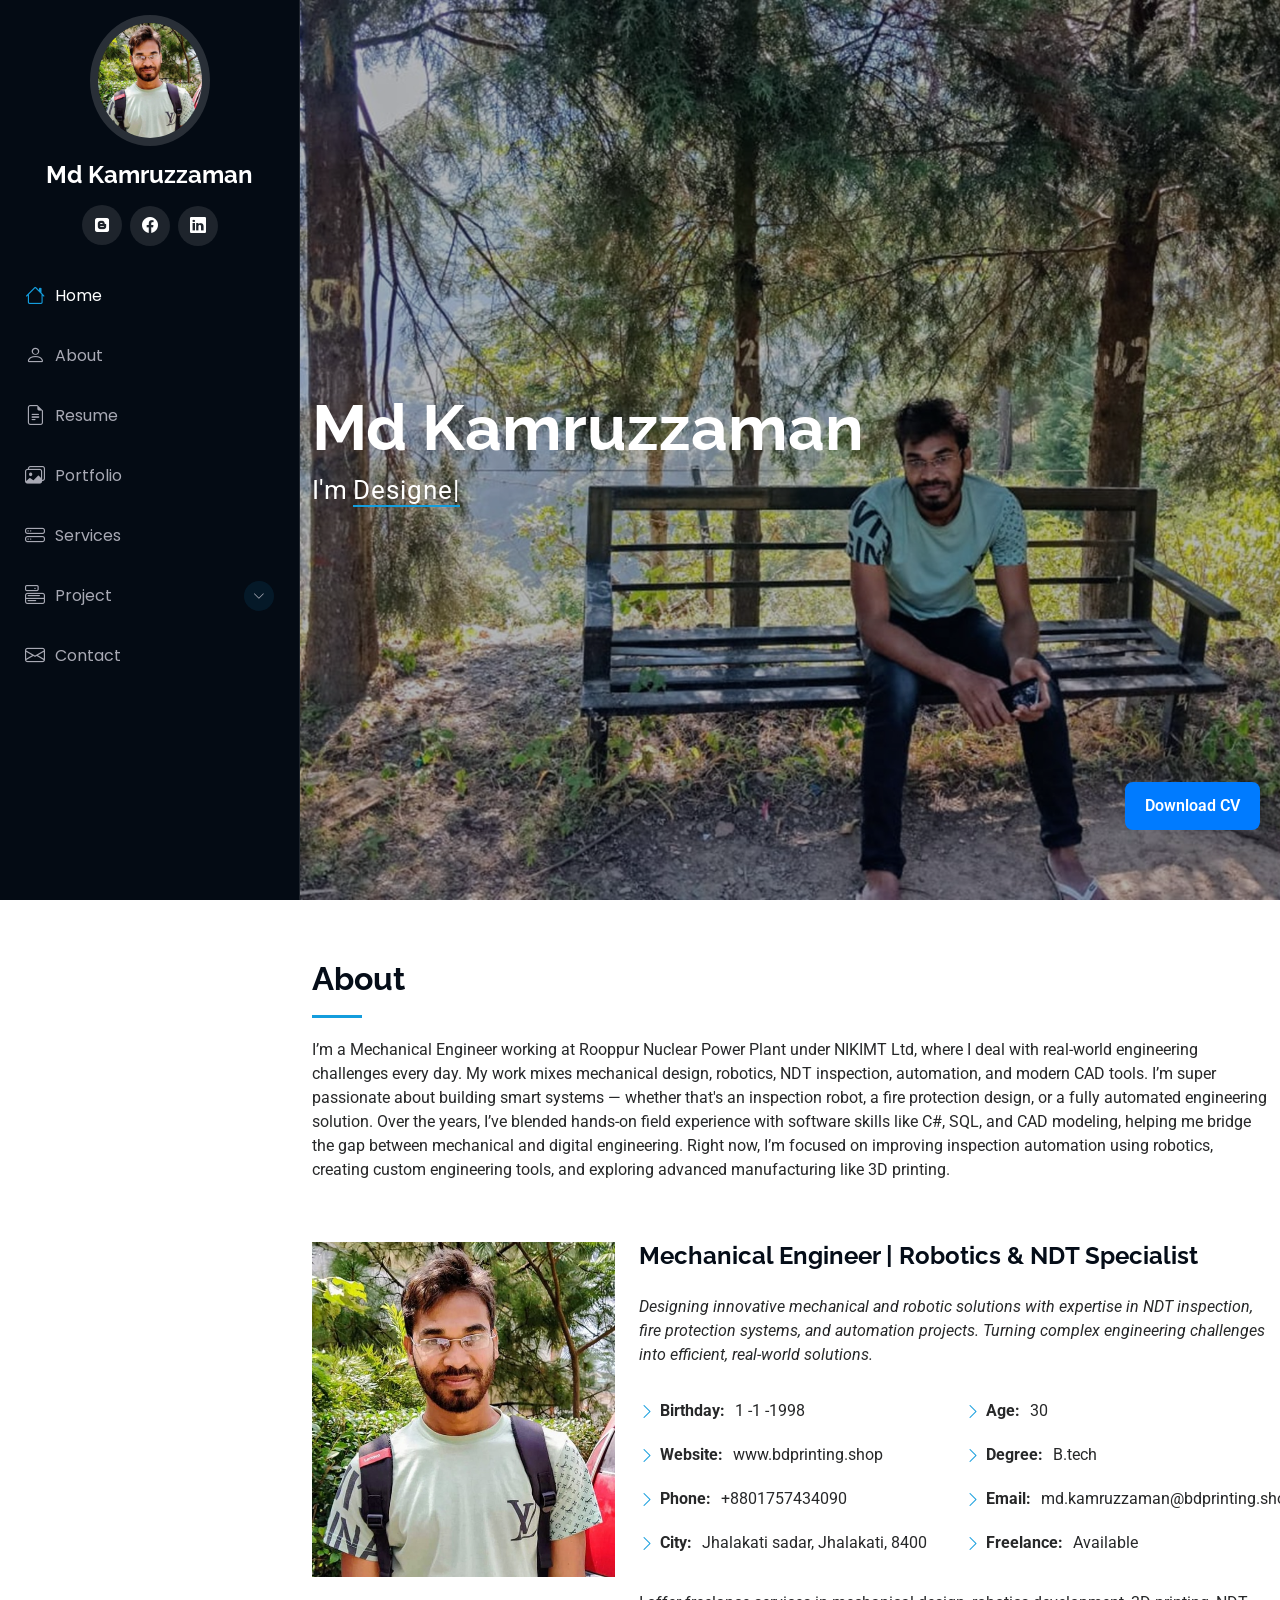
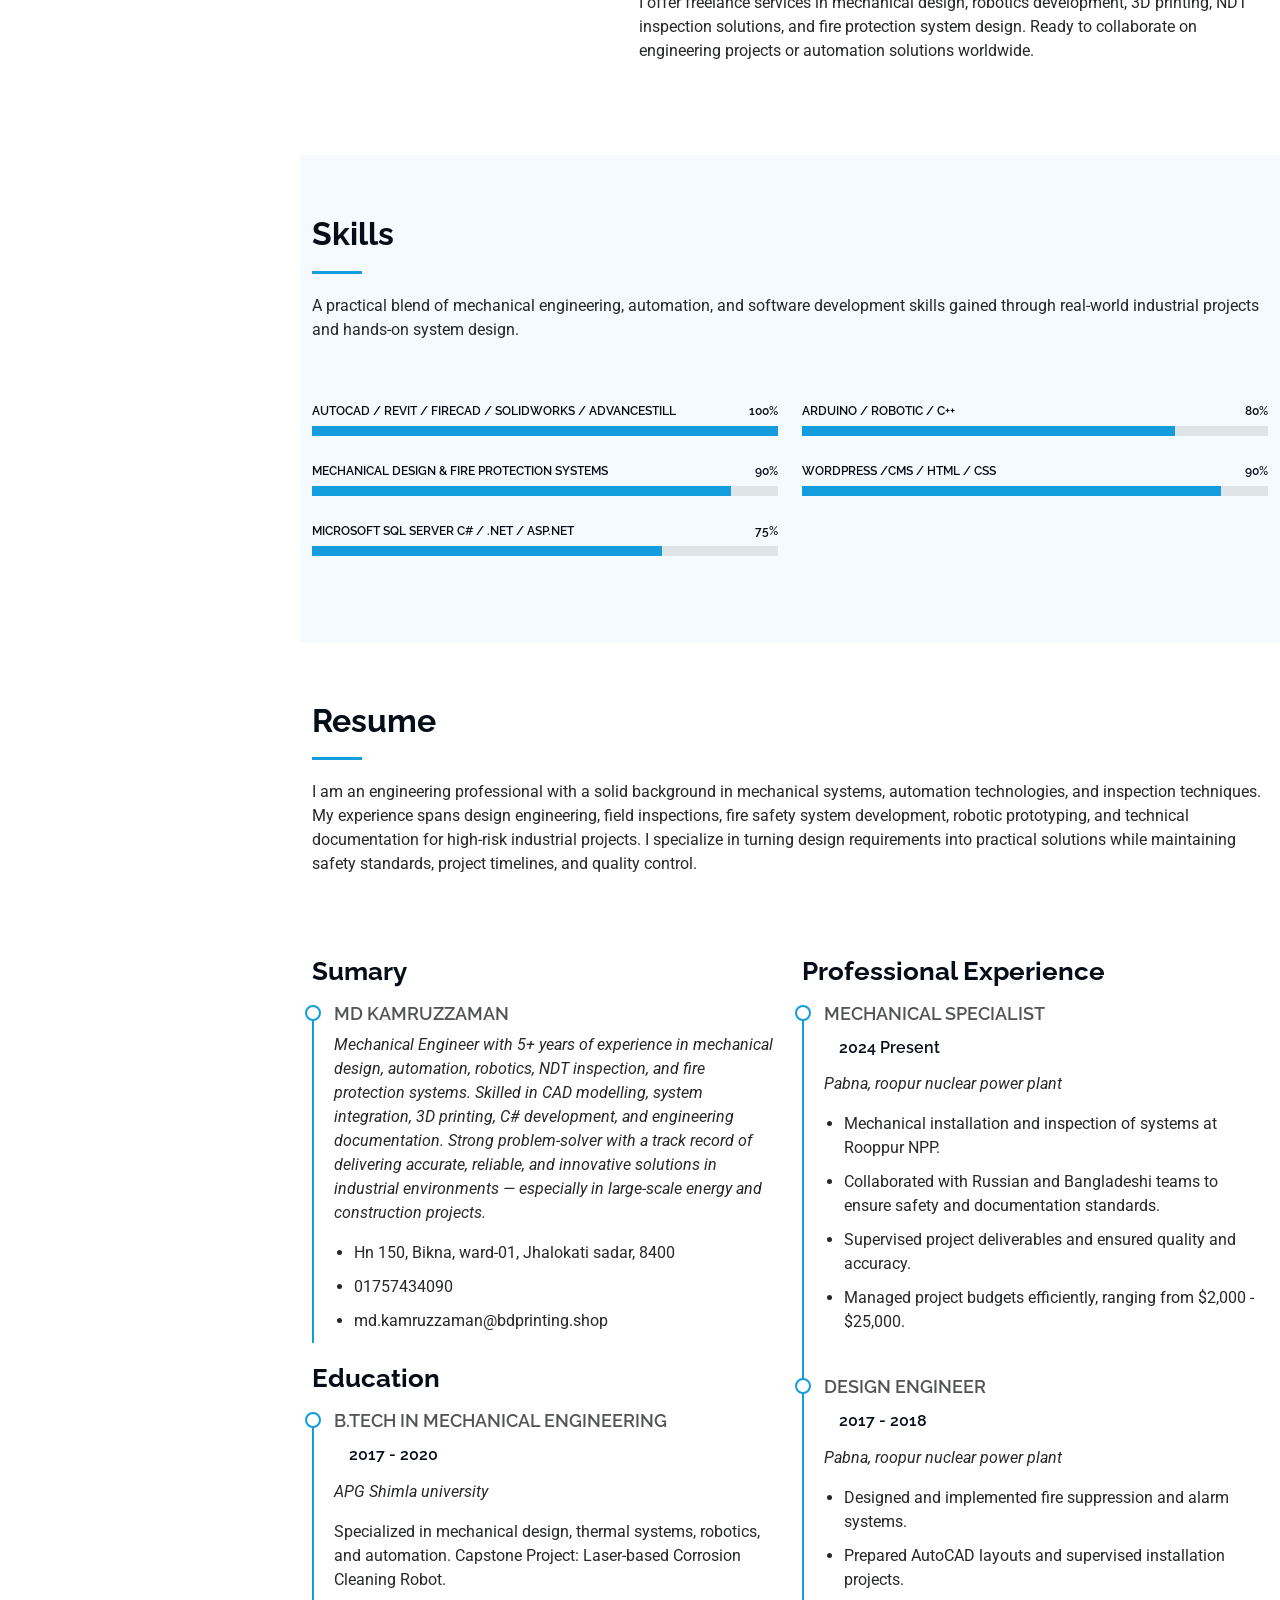
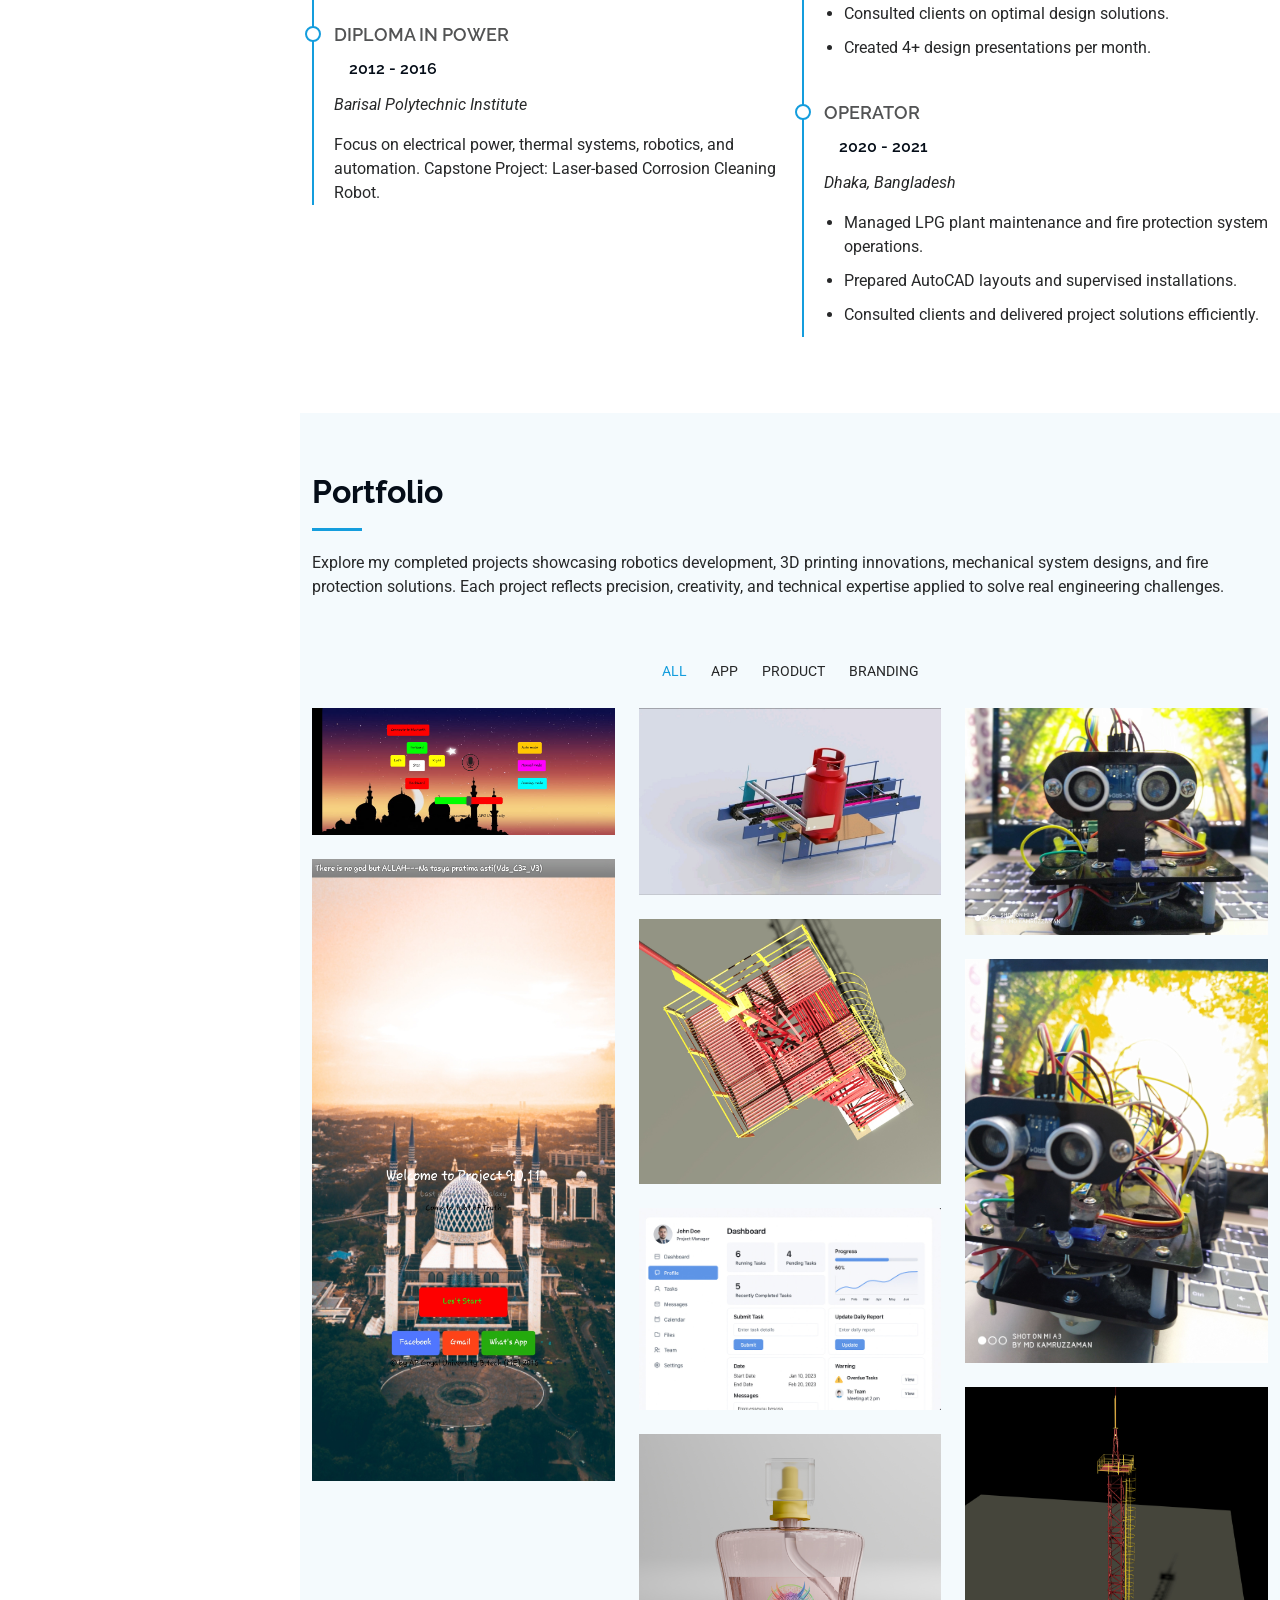
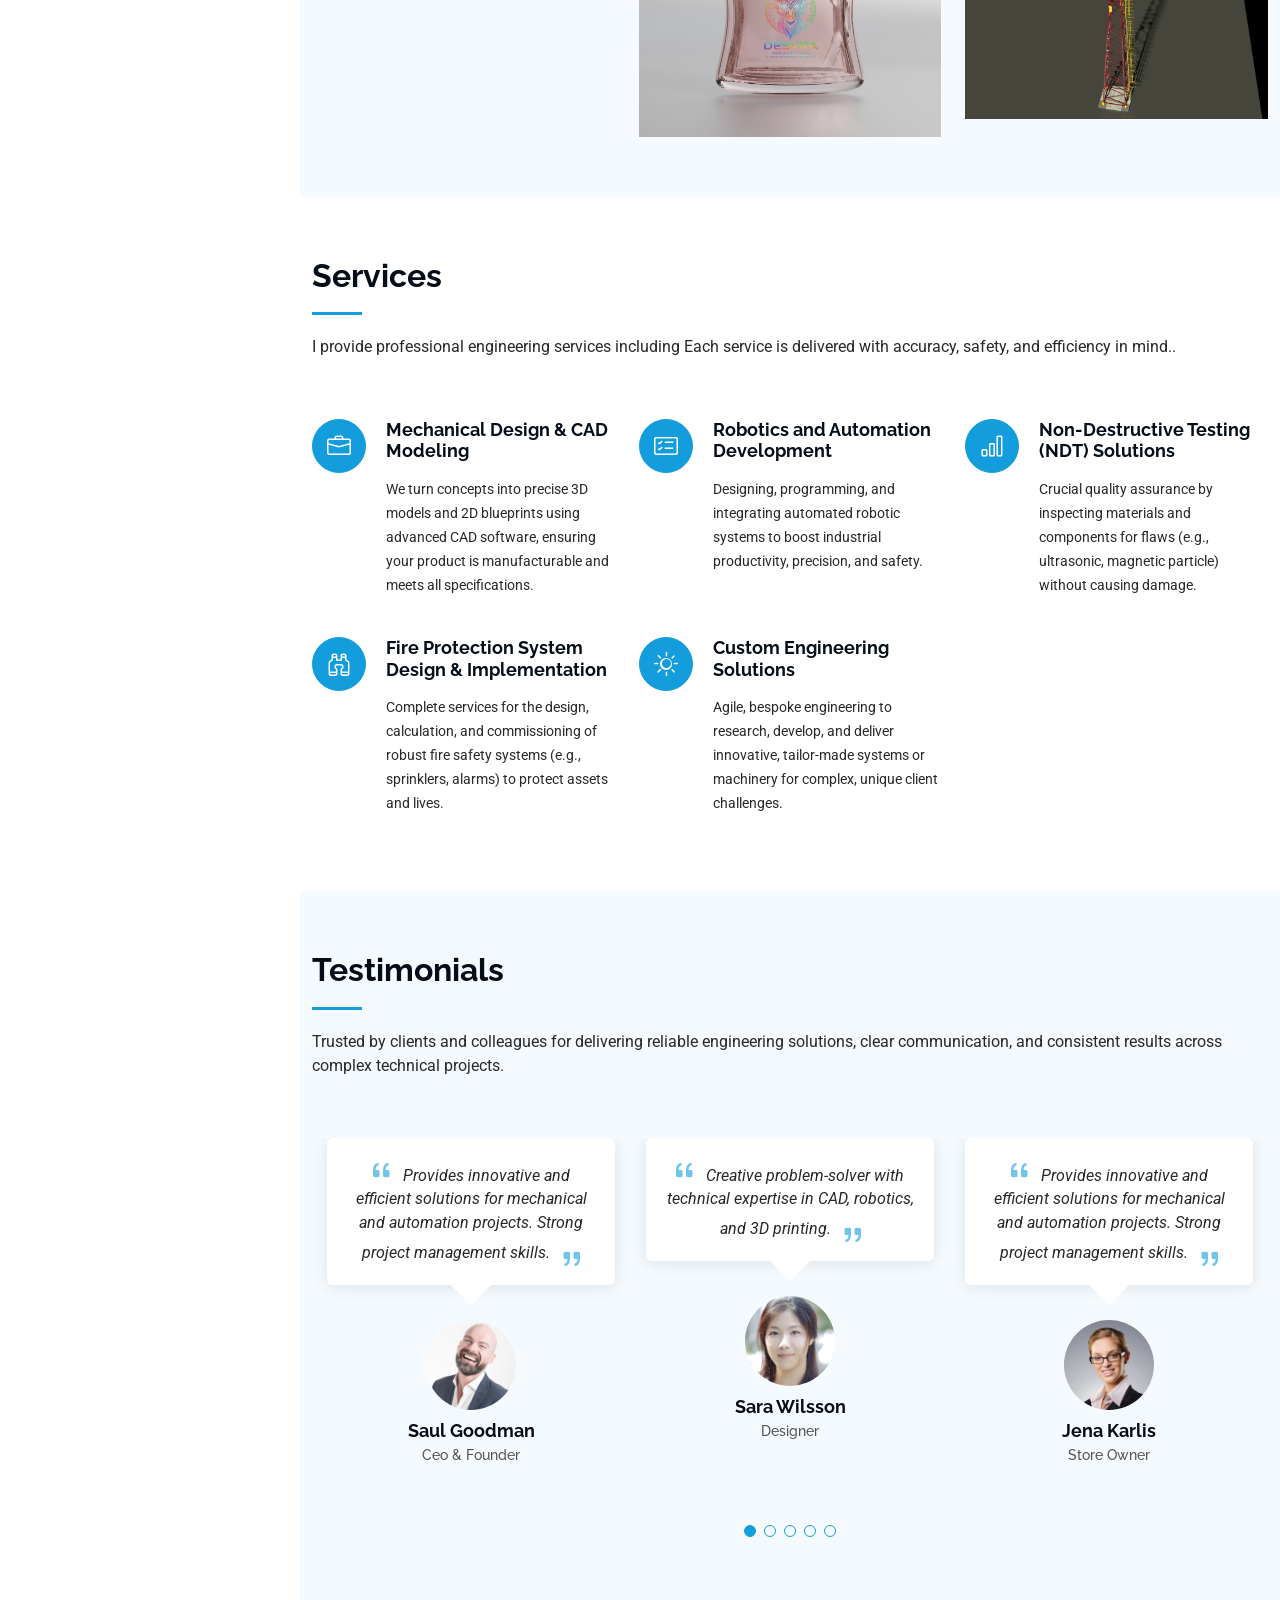
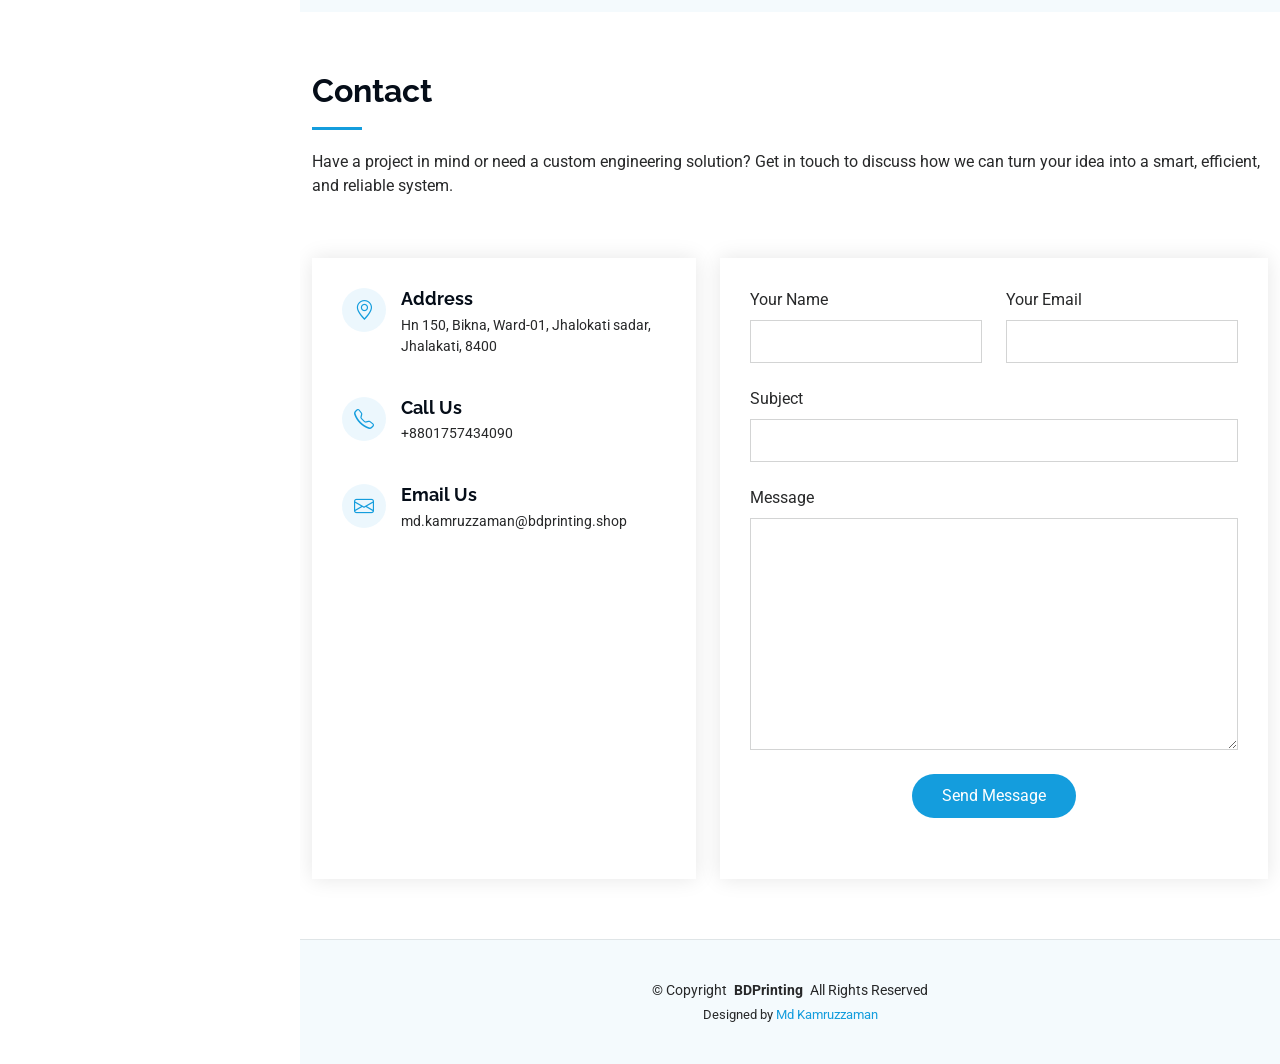
<file: index_Old.html>
<!DOCTYPE html>
<html lang="en">

<head>
  <meta charset="utf-8">
  <meta content="width=device-width, initial-scale=1.0" name="viewport">
  <title>Md Kamruzzamman</title>
  <meta content="" name="description">
  <meta content="" name="keywords">

  <!-- Favicons -->
  <link href="assets/img/favicon.png" rel="icon">
  <link href="assets/img/apple-touch-icon.png" rel="apple-touch-icon">

  <!-- Fonts -->
  <link href="https://fonts.googleapis.com" rel="preconnect">
  <link href="https://fonts.gstatic.com" rel="preconnect" crossorigin>
  <link href="https://fonts.googleapis.com/css2?family=Roboto:ital,wght@0,100;0,300;0,400;0,500;0,700;0,900;1,100;1,300;1,400;1,500;1,700;1,900&family=Poppins:ital,wght@0,100;0,200;0,300;0,400;0,500;0,600;0,700;0,800;0,900;1,100;1,200;1,300;1,400;1,500;1,600;1,700;1,800;1,900&family=Raleway:ital,wght@0,100;0,200;0,300;0,400;0,500;0,600;0,700;0,800;0,900;1,100;1,200;1,300;1,400;1,500;1,600;1,700;1,800;1,900&display=swap" rel="stylesheet">

  <!-- Vendor CSS Files -->
  <link rel="stylesheet" href="https://cdnjs.cloudflare.com/ajax/libs/font-awesome/6.5.0/css/all.min.css">
  <link href="assets/vendor/bootstrap/css/bootstrap.min.css" rel="stylesheet">
  <link href="assets/vendor/bootstrap-icons/bootstrap-icons.css" rel="stylesheet">
  <link href="assets/vendor/aos/aos.css" rel="stylesheet">
  <link href="assets/vendor/glightbox/css/glightbox.min.css" rel="stylesheet">
  <link href="assets/vendor/swiper/swiper-bundle.min.css" rel="stylesheet">

  <!-- Main CSS File -->
  <link href="assets/css/main.css" rel="stylesheet">

  <!-- =======================================================
  * Template Name: iPortfolio
  * Template URL: https://bootstrapmade.com/iportfolio-bootstrap-portfolio-websites-template/
  * Updated: Jun 29 2024 with Bootstrap v5.3.3
  * Author: BootstrapMade.com
  * License: https://bootstrapmade.com/license/
  ======================================================== -->
</head>

<body class="index-page">

  <header id="header" class="header dark-background d-flex flex-column">
    <i class="header-toggle d-xl-none bi bi-list"></i>

    <div class="profile-img">
      <img src="assets/img/my-profile-img.jpg" alt="" class="img-fluid rounded-circle">
    </div>

    <a href="index.html" class="logo d-flex align-items-center justify-content-center">
      <!-- Uncomment the line below if you also wish to use an image logo -->
      <!-- <img src="assets/img/logo.png" alt=""> -->
      <h1 class="sitename">Md Kamruzzaman</h1>
    </a>

    <div class="social-links text-center">
      <a href="https://islamin2000.blogspot.com/" class="blogger"><i class="fa-brands fa-blogger"></i></a>
      <a href="https://www.facebook.com/kamruzzman.ovi" class="facebook"><i class="bi bi-facebook"></i></a>
      <a href="https://www.linkedin.com/in/md-kamruzzaman-ovi/" class="linkedin"><i class="bi bi-linkedin"></i></a>
    </div>

    <nav id="navmenu" class="navmenu">
      <ul>
        <li><a href="#hero" class="active"><i class="bi bi-house navicon"></i>Home</a></li>
        <li><a href="#about"><i class="bi bi-person navicon"></i> About</a></li>
        <li><a href="#resume"><i class="bi bi-file-earmark-text navicon"></i> Resume</a></li>
        <li><a href="#portfolio"><i class="bi bi-images navicon"></i> Portfolio</a></li>
        <li><a href="#services"><i class="bi bi-hdd-stack navicon"></i> Services</a></li>
        <li class="dropdown"><a href="#"><i class="bi bi-menu-button navicon"></i> <span>Project</span> <i class="bi bi-chevron-down toggle-dropdown"></i></a>
          <ul>
            <li><a href="#">Robotics</a></li>
            <li><a href="#">Design and Drawing</a></li>
            <li><a href="#">Software and App</a></li>
                        <li class="dropdown"><a href="#"><span>Download</span> <i class="bi bi-chevron-down toggle-dropdown"></i></a>
              <ul>
                <li><a href="#">Robot Control App</a></li>
                <li><a href="#">Office Management </a></li>
              </ul>
            </li>
          </ul>
        </li>
        <li><a href="#contact"><i class="bi bi-envelope navicon"></i> Contact</a></li>
      </ul>
    </nav>
  </header>
<div class="cv-download">
    <a href="download/Md%20Kamruzzaman%20CV.pdf" download>Download CV</a>
</div>
  <main class="main">

    <!-- Hero Section -->
    <section id="hero" class="hero section dark-background">

      <img src="assets/img/Hero.jpg" alt="" data-aos="fade-in" class="">

      <div class="container" data-aos="fade-up" data-aos-delay="100">
        <h2>Md Kamruzzaman</h2>
        <p>I'm <span class="typed" data-typed-items="Designer, Developer, Freelancer">Designer</span><span class="typed-cursor typed-cursor--blink" aria-hidden="true"></span><span class="typed-cursor typed-cursor--blink" aria-hidden="true"></span></p>
      </div>

    </section><!-- /Hero Section -->

    <!-- About Section -->
    <section id="about" class="about section">

      <!-- Section Title -->
      <div class="container section-title" data-aos="fade-up">
        <h2>About</h2>
        <p>I’m a Mechanical Engineer working at Rooppur Nuclear Power Plant under NIKIMT Ltd, where I deal with real-world engineering challenges every day. My work mixes mechanical design, robotics, NDT inspection, automation, and modern CAD tools.

I’m super passionate about building smart systems — whether that's an inspection robot, a fire protection design, or a fully automated engineering solution. Over the years, I’ve blended hands-on field experience with software skills like C#, SQL, and CAD modeling, helping me bridge the gap between mechanical and digital engineering.

Right now, I’m focused on improving inspection automation using robotics, creating custom engineering tools, and exploring advanced manufacturing like 3D printing.</p>
      </div><!-- End Section Title -->

      <div class="container" data-aos="fade-up" data-aos-delay="100">

        <div class="row gy-4 justify-content-center">
          <div class="col-lg-4">
            <img src="assets/img/my-profile-img.jpg" class="img-fluid" alt="">
          </div>
          <div class="col-lg-8 content">
            <h2>Mechanical Engineer | Robotics & NDT Specialist </h2>
            <p class="fst-italic py-3">
              Designing innovative mechanical and robotic solutions with expertise in NDT inspection, fire protection systems, and automation projects. Turning complex engineering challenges into efficient, real-world solutions.
            </p>
            <div class="row">
              <div class="col-lg-6">
                <ul> 
                  <li><i class="bi bi-chevron-right"></i> <strong>Birthday:</strong> <span>1 -1 -1998 </span></li>
                  <li><i class="bi bi-chevron-right"></i> <strong>Website:</strong> <span>www.bdprinting.shop</span></li>
                  <li><i class="bi bi-chevron-right"></i> <strong>Phone:</strong> <span>+8801757434090</span></li>
                  <li><i class="bi bi-chevron-right"></i> <strong>City:</strong> <span>Jhalakati sadar, Jhalakati, 8400</span></li>
                </ul>
              </div>
              <div class="col-lg-6">
                <ul>
                  <li><i class="bi bi-chevron-right"></i> <strong>Age:</strong> <span>30</span></li>
                  <li><i class="bi bi-chevron-right"></i> <strong>Degree:</strong> <span>B.tech</span></li>
                  <li><i class="bi bi-chevron-right"></i> <strong>Email:</strong> <span>md.kamruzzaman@bdprinting.shop</span></li>
                  <li><i class="bi bi-chevron-right"></i> <strong>Freelance:</strong> <span>Available</span></li>
                </ul>
              </div>
            </div>
            <p class="py-3">
              I offer freelance services in mechanical design, robotics development, 3D printing, NDT inspection solutions, and fire protection system design. Ready to collaborate on engineering projects or automation solutions worldwide.
            </p>
          </div>
        </div>

      </div>

    </section><!-- /About Section -->



    <!-- Skills Section -->
    <section id="skills" class="skills section light-background">

      <!-- Section Title -->
      <div class="container section-title" data-aos="fade-up">
<h2>Skills</h2>
<p>A practical blend of mechanical engineering, automation, and software development skills gained through real-world industrial projects and hands-on system design.</p>

      </div><!-- End Section Title -->

      <div class="container" data-aos="fade-up" data-aos-delay="100">

        <div class="row skills-content skills-animation">

          <div class="col-lg-6">

            <div class="progress">
              <span class="skill"><span>AutoCAD / Revit / FireCAD / SolidWorks / Advancestill</span> <i class="val">100%</i></span>
              <div class="progress-bar-wrap">
                <div class="progress-bar" role="progressbar" aria-valuenow="100" aria-valuemin="0" aria-valuemax="100"></div>
              </div>
            </div><!-- End Skills Item -->

            <div class="progress">
              <span class="skill"><span>Mechanical Design & Fire Protection Systems</span> <i class="val">90%</i></span>
              <div class="progress-bar-wrap">
                <div class="progress-bar" role="progressbar" aria-valuenow="90" aria-valuemin="0" aria-valuemax="100"></div>
              </div>
            </div><!-- End Skills Item -->

            <div class="progress">
              <span class="skill"><span>Microsoft SQL Server C# / .NET / ASP.NET</span> <i class="val">75%</i></span>
              <div class="progress-bar-wrap">
                <div class="progress-bar" role="progressbar" aria-valuenow="75" aria-valuemin="0" aria-valuemax="100"></div>
              </div>
            </div><!-- End Skills Item -->

          </div>

          <div class="col-lg-6">

            <div class="progress">
              <span class="skill"><span>Arduino / Robotic / C++</span> <i class="val">80%</i></span>
              <div class="progress-bar-wrap">
                <div class="progress-bar" role="progressbar" aria-valuenow="80" aria-valuemin="0" aria-valuemax="100"></div>
              </div>
            </div><!-- End Skills Item -->

            <div class="progress">
              <span class="skill"><span>WordPress /CMS / Html / CSS </span> <i class="val">90%</i></span>
              <div class="progress-bar-wrap">
                <div class="progress-bar" role="progressbar" aria-valuenow="90" aria-valuemin="0" aria-valuemax="100"></div>
              </div>
            </div><!-- End Skills Item -->


          </div>

        </div>

      </div>

    </section><!-- /Skills Section -->

    <!-- Resume Section -->
    <section id="resume" class="resume section">

      <!-- Section Title -->
      <div class="container section-title" data-aos="fade-up">
        <h2>Resume</h2>
        <p> I am an engineering professional with a solid background in mechanical systems, automation technologies, and inspection techniques. My experience spans design engineering, field inspections, fire safety system development, robotic prototyping, and technical documentation for high-risk industrial projects. I specialize in turning design requirements into practical solutions while maintaining safety standards, project timelines, and quality control.</p>
      </div><!-- End Section Title -->

      <div class="container">

        <div class="row">

          <div class="col-lg-6" data-aos="fade-up" data-aos-delay="100">
            <h3 class="resume-title">Sumary</h3>

            <div class="resume-item pb-0">
              <h4>Md Kamruzzaman</h4>
              <p><em>Mechanical Engineer with 5+ years of experience in mechanical design, automation, robotics, NDT inspection, and fire protection systems. Skilled in CAD modelling, system integration, 3D printing, C# development, and engineering documentation. Strong problem-solver with a track record of delivering accurate, reliable, and innovative solutions in industrial environments — especially in large-scale energy and construction projects.</em></p>
              <ul>
                <li>Hn 150, Bikna, ward-01, Jhalokati sadar, 8400</li>
                <li>01757434090</li>
                <li>md.kamruzzaman@bdprinting.shop</li>
              </ul>
            </div><!-- Edn Resume Item -->

            <h3 class="resume-title">Education</h3>
            <div class="resume-item">
              <h4>B.Tech in Mechanical Engineering</h4>
              <h5>2017 - 2020</h5>
              <p><em>APG Shimla university</em></p>
              <p>Specialized in mechanical design, thermal systems, robotics, and automation. Capstone Project: Laser-based Corrosion Cleaning Robot.</p>
            </div><!-- Edn Resume Item -->

            <div class="resume-item">
              <h4>  Diploma in Power</h4>
              <h5>2012 - 2016</h5>
              <p><em>Barisal Polytechnic Institute</em></p>
              <p>Focus on electrical power, thermal systems, robotics, and automation. Capstone Project: Laser-based Corrosion Cleaning Robot.</p>
            </div><!-- Edn Resume Item -->

          </div>

          <div class="col-lg-6" data-aos="fade-up" data-aos-delay="200">
            <h3 class="resume-title">Professional Experience</h3>
            <div class="resume-item">
              <h4>Mechanical specialist</h4>
              <h5>2024 Present</h5>
              <p><em>Pabna, roopur nuclear power plant </em></p> 
              <ul>
                <li>Mechanical installation and inspection of systems at Rooppur NPP.</li>
                <li>Collaborated with Russian and Bangladeshi teams to ensure safety and documentation standards.</li>
                <li>Supervised project deliverables and ensured quality and accuracy.</li>
                <li>Managed project budgets efficiently, ranging from $2,000 - $25,000.</li>
              </ul>
            </div><!-- Edn Resume Item -->

            <div class="resume-item">
              <h4> Design Engineer</h4> 
              <h5>2017 - 2018</h5>
              <p><em>Pabna, roopur nuclear power plant</em></p>
              <ul>
                <li>Designed and implemented fire suppression and alarm systems.</li>
                <li>Prepared AutoCAD layouts and supervised installation projects.</li>
                <li>Consulted clients on optimal design solutions.</li>
                <li>Created 4+ design presentations per month.</li>
              </ul>
            </div><!-- Edn Resume Item -->
            
                        <div class="resume-item">
              <h4> Operator</h4>  
              <h5>2020 - 2021</h5>
              <p><em>Dhaka, Bangladesh </em></p>
              <ul>
                <li>Managed LPG plant maintenance and fire protection system operations.</li>
                <li>Prepared AutoCAD layouts and supervised installations.</li>
                <li>Consulted clients and delivered project solutions efficiently.</li>
              </ul>
            </div><!-- Edn Resume Item -->

          </div>

        </div>

      </div>

    </section><!-- /Resume Section -->

    <!-- Portfolio Section -->
    <section id="portfolio" class="portfolio section light-background">

      <!-- Section Title -->
      <div class="container section-title" data-aos="fade-up">
        <h2>Portfolio</h2>
        <p>Explore my completed projects showcasing robotics development, 3D printing innovations, mechanical system designs, and fire protection solutions. Each project reflects precision, creativity, and technical expertise applied to solve real engineering challenges.</p>
      </div><!-- End Section Title -->

      <div class="container">

        <div class="isotope-layout" data-default-filter="*" data-layout="masonry" data-sort="original-order">

          <ul class="portfolio-filters isotope-filters" data-aos="fade-up" data-aos-delay="100">
            <li data-filter="*" class="filter-active">All</li>
            <li data-filter=".filter-app">App</li>
            <li data-filter=".filter-product">Product</li>
            <li data-filter=".filter-branding">Branding</li>
          </ul><!-- End Portfolio Filters -->

          <div class="row gy-4 isotope-container" data-aos="fade-up" data-aos-delay="200">

            <div class="col-lg-4 col-md-6 portfolio-item isotope-item filter-app">
              <div class="portfolio-content h-100">
                <img src="assets/img/portfolio/app-1.jpg" class="img-fluid" alt="">
                <div class="portfolio-info">
                  <h4>App 1</h4>
                  <p>Android app for robot control</p>
                  <a href="assets/img/portfolio/app-1.jpg" title="App 1" data-gallery="portfolio-gallery-app" class="glightbox preview-link"><i class="bi bi-zoom-in"></i></a>
                  <a href="portfolio-details.html" title="More Details" class="details-link"><i class="bi bi-link-45deg"></i></a>
                </div>
              </div>
            </div><!-- End Portfolio Item -->

            <div class="col-lg-4 col-md-6 portfolio-item isotope-item filter-product">
              <div class="portfolio-content h-100">
                <img src="assets/img/portfolio/product-1.jpg" class="img-fluid" alt="">
                <div class="portfolio-info">
                  <h4>Product 1</h4>
                  <p>3D CAD Model – LPG Cylinder Handling & Support Structure</p>
                  <a href="assets/img/portfolio/product-1.jpg" title="Product 1" data-gallery="portfolio-gallery-product" class="glightbox preview-link"><i class="bi bi-zoom-in"></i></a>
                  <a href="portfolio-details.html" title="More Details" class="details-link"><i class="bi bi-link-45deg"></i></a>
                </div>
              </div>
            </div><!-- End Portfolio Item -->

            <div class="col-lg-4 col-md-6 portfolio-item isotope-item filter-branding">
              <div class="portfolio-content h-100">
                <img src="assets/img/portfolio/branding-1.jpg" class="img-fluid" alt="">
                <div class="portfolio-info">
                  <h4>Branding 1</h4>
                  <p>Autonomous Robot Prototype – Obstacle Detection System (Front View)</p>
                  <a href="assets/img/portfolio/branding-1.jpg" title="Branding 1" data-gallery="portfolio-gallery-branding" class="glightbox preview-link"><i class="bi bi-zoom-in"></i></a>
                  <a href="portfolio-details.html" title="More Details" class="details-link"><i class="bi bi-link-45deg"></i></a>
                </div>
              </div>
            </div><!-- End Portfolio Item -->

            <div class="col-lg-4 col-md-6 portfolio-item isotope-item filter-app">
              <div class="portfolio-content h-100">
                <img src="assets/img/portfolio/app-2.jpg" class="img-fluid" alt="">
                <div class="portfolio-info">
                  <h4>App 2</h4>
                  <p>Android app for robot control</p>
                  <a href="assets/img/portfolio/app-2.jpg" title="App 2" data-gallery="portfolio-gallery-app" class="glightbox preview-link"><i class="bi bi-zoom-in"></i></a>
                  <a href="portfolio-details.html" title="More Details" class="details-link"><i class="bi bi-link-45deg"></i></a>
                </div>
              </div>
            </div><!-- End Portfolio Item -->

            <div class="col-lg-4 col-md-6 portfolio-item isotope-item filter-product">
              <div class="portfolio-content h-100">
                <img src="assets/img/portfolio/product-2.jpg" class="img-fluid" alt="">
                <div class="portfolio-info">
                  <h4>Product 2</h4>
                  <p>Industrial Structure Design – Tower & Support Framework (3D Model)</p>
                  <a href="assets/img/portfolio/product-2.jpg" title="Product 2" data-gallery="portfolio-gallery-product" class="glightbox preview-link"><i class="bi bi-zoom-in"></i></a>
                  <a href="portfolio-details.html" title="More Details" class="details-link"><i class="bi bi-link-45deg"></i></a>
                </div>
              </div>
            </div><!-- End Portfolio Item -->

            <div class="col-lg-4 col-md-6 portfolio-item isotope-item filter-branding">
              <div class="portfolio-content h-100">
                <img src="assets/img/portfolio/branding-2.jpg" class="img-fluid" alt="">
                <div class="portfolio-info">
                  <h4>Branding 2</h4>
                  <p>Ultrasonic Sensor Robot Car on Laptop Keyboard</p>
                  <a href="assets/img/portfolio/branding-2.jpg" title="Branding 2" data-gallery="portfolio-gallery-branding" class="glightbox preview-link"><i class="bi bi-zoom-in"></i></a>
                  <a href="portfolio-details.html" title="More Details" class="details-link"><i class="bi bi-link-45deg"></i></a>
                </div>
              </div>
            </div><!-- End Portfolio Item -->

            <div class="col-lg-4 col-md-6 portfolio-item isotope-item filter-app">
              <div class="portfolio-content h-100">
                <img src="assets/img/portfolio/app-3.jpg" class="img-fluid" alt="">
                <div class="portfolio-info">
                  <h4>App 3</h4>
                  <p>Custom ERP Dashboard – Project, Task & Analytics Management System</p>
                  <a href="assets/img/portfolio/app-3.jpg" title="App 3" data-gallery="portfolio-gallery-app" class="glightbox preview-link"><i class="bi bi-zoom-in"></i></a>
                  <a href="portfolio-details.html" title="More Details" class="details-link"><i class="bi bi-link-45deg"></i></a>
                </div>
              </div>
            </div><!-- End Portfolio Item -->

            <div class="col-lg-4 col-md-6 portfolio-item isotope-item filter-product">
              <div class="portfolio-content h-100">
                <img src="assets/img/portfolio/product-3.jpg" class="img-fluid" alt="">
                <div class="portfolio-info">
                  <h4>Product 3</h4>
                  <p>Industrial Structure Design – Tower & Support Framework (3D Model)</p>
                  <a href="assets/img/portfolio/product-3.jpg" title="Product 3" data-gallery="portfolio-gallery-product" class="glightbox preview-link"><i class="bi bi-zoom-in"></i></a>
                  <a href="portfolio-details.html" title="More Details" class="details-link"><i class="bi bi-link-45deg"></i></a>
                </div>
              </div>
            </div><!-- End Portfolio Item -->

            <div class="col-lg-4 col-md-6 portfolio-item isotope-item filter-branding">
              <div class="portfolio-content h-100">
                <img src="assets/img/portfolio/branding-3.jpg" class="img-fluid" alt="">
                <div class="portfolio-info">
                  <h4>Branding 3</h4>
                  <p>Product Visualization – Packaging Design & 3D Rendering</p>
                  <a href="assets/img/portfolio/branding-3.jpg" title="Branding 2" data-gallery="portfolio-gallery-branding" class="glightbox preview-link"><i class="bi bi-zoom-in"></i></a>
                  <a href="portfolio-details.html" title="More Details" class="details-link"><i class="bi bi-link-45deg"></i></a>
                </div>
              </div>
            </div><!-- End Portfolio Item -->

          </div><!-- End Portfolio Container -->
        </div>
      </div>

    </section><!-- /Portfolio Section -->

    <!-- Services Section -->
    <section id="services" class="services section">

      <!-- Section Title -->
      <div class="container section-title" data-aos="fade-up">
        <h2>Services</h2>
        <p>I provide professional engineering services including Each service is delivered with accuracy, safety, and efficiency in mind..</p>
      </div><!-- End Section Title -->

      <div class="container">

        <div class="row gy-4">

          <div class="col-lg-4 col-md-6 service-item d-flex" data-aos="fade-up" data-aos-delay="100">
            <div class="icon flex-shrink-0"><i class="bi bi-briefcase"></i></div>
            <div>
              <h4 class="title"><a href="service-details.html" class="stretched-link">Mechanical Design & CAD Modeling</a></h4>
              <p class="description">We turn concepts into precise 3D models and 2D blueprints using advanced CAD software, ensuring your product is manufacturable and meets all specifications.</p>
            </div>
          </div>
          <!-- End Service Item -->

          <div class="col-lg-4 col-md-6 service-item d-flex" data-aos="fade-up" data-aos-delay="200">
            <div class="icon flex-shrink-0"><i class="bi bi-card-checklist"></i></div>
            <div>
              <h4 class="title"><a href="service-details.html" class="stretched-link">Robotics and Automation Development</a></h4>
              <p class="description">Designing, programming, and integrating automated robotic systems to boost industrial productivity, precision, and safety.</p>
            </div>
          </div><!-- End Service Item -->

          <div class="col-lg-4 col-md-6 service-item d-flex" data-aos="fade-up" data-aos-delay="300">
            <div class="icon flex-shrink-0"><i class="bi bi-bar-chart"></i></div>
            <div>
              <h4 class="title"><a href="service-details.html" class="stretched-link">Non-Destructive Testing (NDT) Solutions</a></h4>
              <p class="description">Crucial quality assurance by inspecting materials and components for flaws (e.g., ultrasonic, magnetic particle) without causing damage.</p>
            </div>
          </div><!-- End Service Item -->

          <div class="col-lg-4 col-md-6 service-item d-flex" data-aos="fade-up" data-aos-delay="400">
            <div class="icon flex-shrink-0"><i class="bi bi-binoculars"></i></div>
            <div>
              <h4 class="title"><a href="service-details.html" class="stretched-link">Fire Protection System Design & Implementation</a></h4>
              <p class="description">Complete services for the design, calculation, and commissioning of robust fire safety systems (e.g., sprinklers, alarms) to protect assets and lives.</p>
            </div>
          </div><!-- End Service Item -->

          <div class="col-lg-4 col-md-6 service-item d-flex" data-aos="fade-up" data-aos-delay="500">
            <div class="icon flex-shrink-0"><i class="bi bi-brightness-high"></i></div>
            <div>
              <h4 class="title"><a href="service-details.html" class="stretched-link">Custom Engineering Solutions</a></h4>
              <p class="description">Agile, bespoke engineering to research, develop, and deliver innovative, tailor-made systems or machinery for complex, unique client challenges.</p>
            </div>
          </div><!-- End Service Item -->

        </div>

      </div>

    </section><!-- /Services Section -->

    <!-- Testimonials Section -->
    <section id="testimonials" class="testimonials section light-background">

      <!-- Section Title -->
      <div class="container section-title" data-aos="fade-up">
<h2>Testimonials</h2>
<p>Trusted by clients and colleagues for delivering reliable engineering solutions, clear communication, and consistent results across complex technical projects.</p>

      </div><!-- End Section Title -->

      <div class="container" data-aos="fade-up" data-aos-delay="100">

        <div class="swiper init-swiper">
          <script type="application/json" class="swiper-config">
            {
              "loop": true,
              "speed": 600,
              "autoplay": {
                "delay": 5000
              },
              "slidesPerView": "auto",
              "pagination": {
                "el": ".swiper-pagination",
                "type": "bullets",
                "clickable": true
              },
              "breakpoints": {
                "320": {
                  "slidesPerView": 1,
                  "spaceBetween": 40
                },
                "1200": {
                  "slidesPerView": 3,
                  "spaceBetween": 1
                }
              }
            }
          </script>
          <div class="swiper-wrapper">
            <div class="swiper-slide">
              <div class="testimonial-item">
                <p>
                  <i class="bi bi-quote quote-icon-left"></i>
                  <span>Provides innovative and efficient solutions for mechanical and automation projects. Strong project management skills.</span>
                  <i class="bi bi-quote quote-icon-right"></i>
                </p>
                <img src="assets/img/testimonials/testimonials-1.jpg" class="testimonial-img" alt="">
                <h3>Saul Goodman</h3>
                <h4>Ceo &amp; Founder</h4>
              </div>
            </div><!-- End testimonial item -->

            <div class="swiper-slide">
              <div class="testimonial-item">
                <p>
                  <i class="bi bi-quote quote-icon-left"></i>
                  <span>Creative problem-solver with technical expertise in CAD, robotics, and 3D printing.</span>
                  <i class="bi bi-quote quote-icon-right"></i>
                </p>
                <img src="assets/img/testimonials/testimonials-2.jpg" class="testimonial-img" alt="">
                <h3>Sara Wilsson</h3>
                <h4>Designer</h4>
              </div>
            </div><!-- End testimonial item -->

            <div class="swiper-slide">
              <div class="testimonial-item">
                <p>
                  <i class="bi bi-quote quote-icon-left"></i>
                  <span>Provides innovative and efficient solutions for mechanical and automation projects. Strong project management skills.</span>
                  <i class="bi bi-quote quote-icon-right"></i>
                </p>
                <img src="assets/img/testimonials/testimonials-3.jpg" class="testimonial-img" alt="">
                <h3>Jena Karlis</h3>
                <h4>Store Owner</h4>
              </div>
            </div><!-- End testimonial item -->

            <div class="swiper-slide">
              <div class="testimonial-item">
                <p>
                  <i class="bi bi-quote quote-icon-left"></i>
                  <span>Md Kamruzzaman delivers projects with precision, creativity, and technical expertise. Highly recommended for mechanical and robotics solutions.</span>
                  <i class="bi bi-quote quote-icon-right"></i>
                </p>
                <img src="assets/img/testimonials/testimonials-4.jpg" class="testimonial-img" alt="">
                <h3>Matt Brandon</h3>
                <h4>Freelancer</h4>
              </div>
            </div><!-- End testimonial item -->

            <div class="swiper-slide">
              <div class="testimonial-item">
                <p>
                  <i class="bi bi-quote quote-icon-left"></i>
                  <span>Professional, reliable, and innovative. Excellent collaboration on complex projects.</span>
                  <i class="bi bi-quote quote-icon-right"></i>
                </p>
                <img src="assets/img/testimonials/testimonials-5.jpg" class="testimonial-img" alt="">
                <h3>John Larson</h3>
                <h4>Entrepreneur</h4>
              </div>
            </div><!-- End testimonial item -->

          </div>
          <div class="swiper-pagination"></div>
        </div>

      </div>

    </section><!-- /Testimonials Section -->

    <!-- Contact Section -->
    <section id="contact" class="contact section">

      <!-- Section Title -->
      <div class="container section-title" data-aos="fade-up">
<h2>Contact</h2>
<p>Have a project in mind or need a custom engineering solution? Get in touch to discuss how we can turn your idea into a smart, efficient, and reliable system.</p>

      </div><!-- End Section Title -->

      <div class="container" data-aos="fade-up" data-aos-delay="100">

        <div class="row gy-4">

          <div class="col-lg-5">

            <div class="info-wrap">
              <div class="info-item d-flex" data-aos="fade-up" data-aos-delay="200">
                <i class="bi bi-geo-alt flex-shrink-0"></i>
                <div>
                  <h3>Address</h3>
                  <p>Hn 150, Bikna, Ward-01, Jhalokati sadar, Jhalakati, 8400</p> 
                </div>
              </div><!-- End Info Item -->

              <div class="info-item d-flex" data-aos="fade-up" data-aos-delay="300">
                <i class="bi bi-telephone flex-shrink-0"></i>
                <div>
                  <h3>Call Us</h3>
                  <p>+8801757434090</p> 
                </div>
              </div><!-- End Info Item -->

              <div class="info-item d-flex" data-aos="fade-up" data-aos-delay="400">
                <i class="bi bi-envelope flex-shrink-0"></i>
                <div>
                  <h3>Email Us</h3>
                  <p>md.kamruzzaman@bdprinting.shop</p> 
                </div>
              </div><!-- End Info Item -->

<iframe
    src="https://www.google.com/maps/embed?pb=!1m14!1m8!1m3!1d48389.78314118045!2d-74.006138!3d40.710059!3m2!1i1024!2i768!4f13.1!3m3!1m2!1s0x89c25a22a3bda30d%3A0xb89d1fe6bc499443!2sDowntown%20Conference%20Center!5e0!3m2!1sen!2sus!4v1676961268712!5m2!1sen!2sus"
    style="border: 0; width: 100%; height: 270px;"
    allowfullscreen=""
    loading="lazy"
    referrerpolicy="no-referrer-when-downgrade"
    title="Interactive Location Map"
></iframe>
  </div>
          </div>

          <div class="col-lg-7">
            <form action="forms/contact.php" method="post" class="php-email-form" data-aos="fade-up" data-aos-delay="200">
              <div class="row gy-4">

                <div class="col-md-6">
                  <label for="name-field" class="pb-2">Your Name</label>
                  <input type="text" name="name" id="name-field" class="form-control" required="">
                </div>

                <div class="col-md-6">
                  <label for="email-field" class="pb-2">Your Email</label>
                  <input type="email" class="form-control" name="email" id="email-field" required="">
                </div>

                <div class="col-md-12">
                  <label for="subject-field" class="pb-2">Subject</label>
                  <input type="text" class="form-control" name="subject" id="subject-field" required="">
                </div>

                <div class="col-md-12">
                  <label for="message-field" class="pb-2">Message</label>
                  <textarea class="form-control" name="message" rows="10" id="message-field" required=""></textarea>
                </div>

                <div class="col-md-12 text-center">
                  <div class="loading">Loading</div>
                  <div class="error-message"></div>
                  <div class="sent-message">Your message has been sent. Thank you!</div>

                  <button type="submit">Send Message</button>
                </div>

              </div>
            </form>
          </div><!-- End Contact Form -->

        </div>

      </div>

    </section><!-- /Contact Section -->

  </main>

  <footer id="footer" class="footer position-relative light-background">

    <div class="container">
      <div class="copyright text-center ">
        <p>© <span>Copyright</span> <strong class="px-1 sitename">BDPrinting</strong> <span>All Rights Reserved</span></p> 
      </div>
      <div class="credits">
        <!-- All the links in the footer should remain intact. -->
        <!-- You can delete the links only if you've purchased the pro version. -->
        <!-- Licensing information: https://bootstrapmade.com/license/ -->
        <!-- Purchase the pro version with working PHP/AJAX contact form: [buy-url] -->
        Designed by <a href="https://bootstrapmade.com/">Md Kamruzzaman</a> 
      </div>
    </div>

  </footer>

  <!-- Scroll Top -->
  <a href="#" id="scroll-top" class="scroll-top d-flex align-items-center justify-content-center"><i class="bi bi-arrow-up-short"></i></a>

  <!-- Preloader -->
  <div id="preloader"></div>

  <!-- Vendor JS Files -->
  <script src="assets/vendor/bootstrap/js/bootstrap.bundle.min.js"></script>
  <script src="assets/vendor/php-email-form/validate.js"></script>
  <script src="assets/vendor/aos/aos.js"></script>
  <script src="assets/vendor/typed.js/typed.umd.js"></script>
  <script src="assets/vendor/purecounter/purecounter_vanilla.js"></script>
  <script src="assets/vendor/waypoints/noframework.waypoints.js"></script>
  <script src="assets/vendor/glightbox/js/glightbox.min.js"></script>
  <script src="assets/vendor/imagesloaded/imagesloaded.pkgd.min.js"></script>
  <script src="assets/vendor/isotope-layout/isotope.pkgd.min.js"></script>
  <script src="assets/vendor/swiper/swiper-bundle.min.js"></script>

  <!-- Main JS File -->
  <script src="assets/js/main.js"></script>

</body>

</html>
</file>
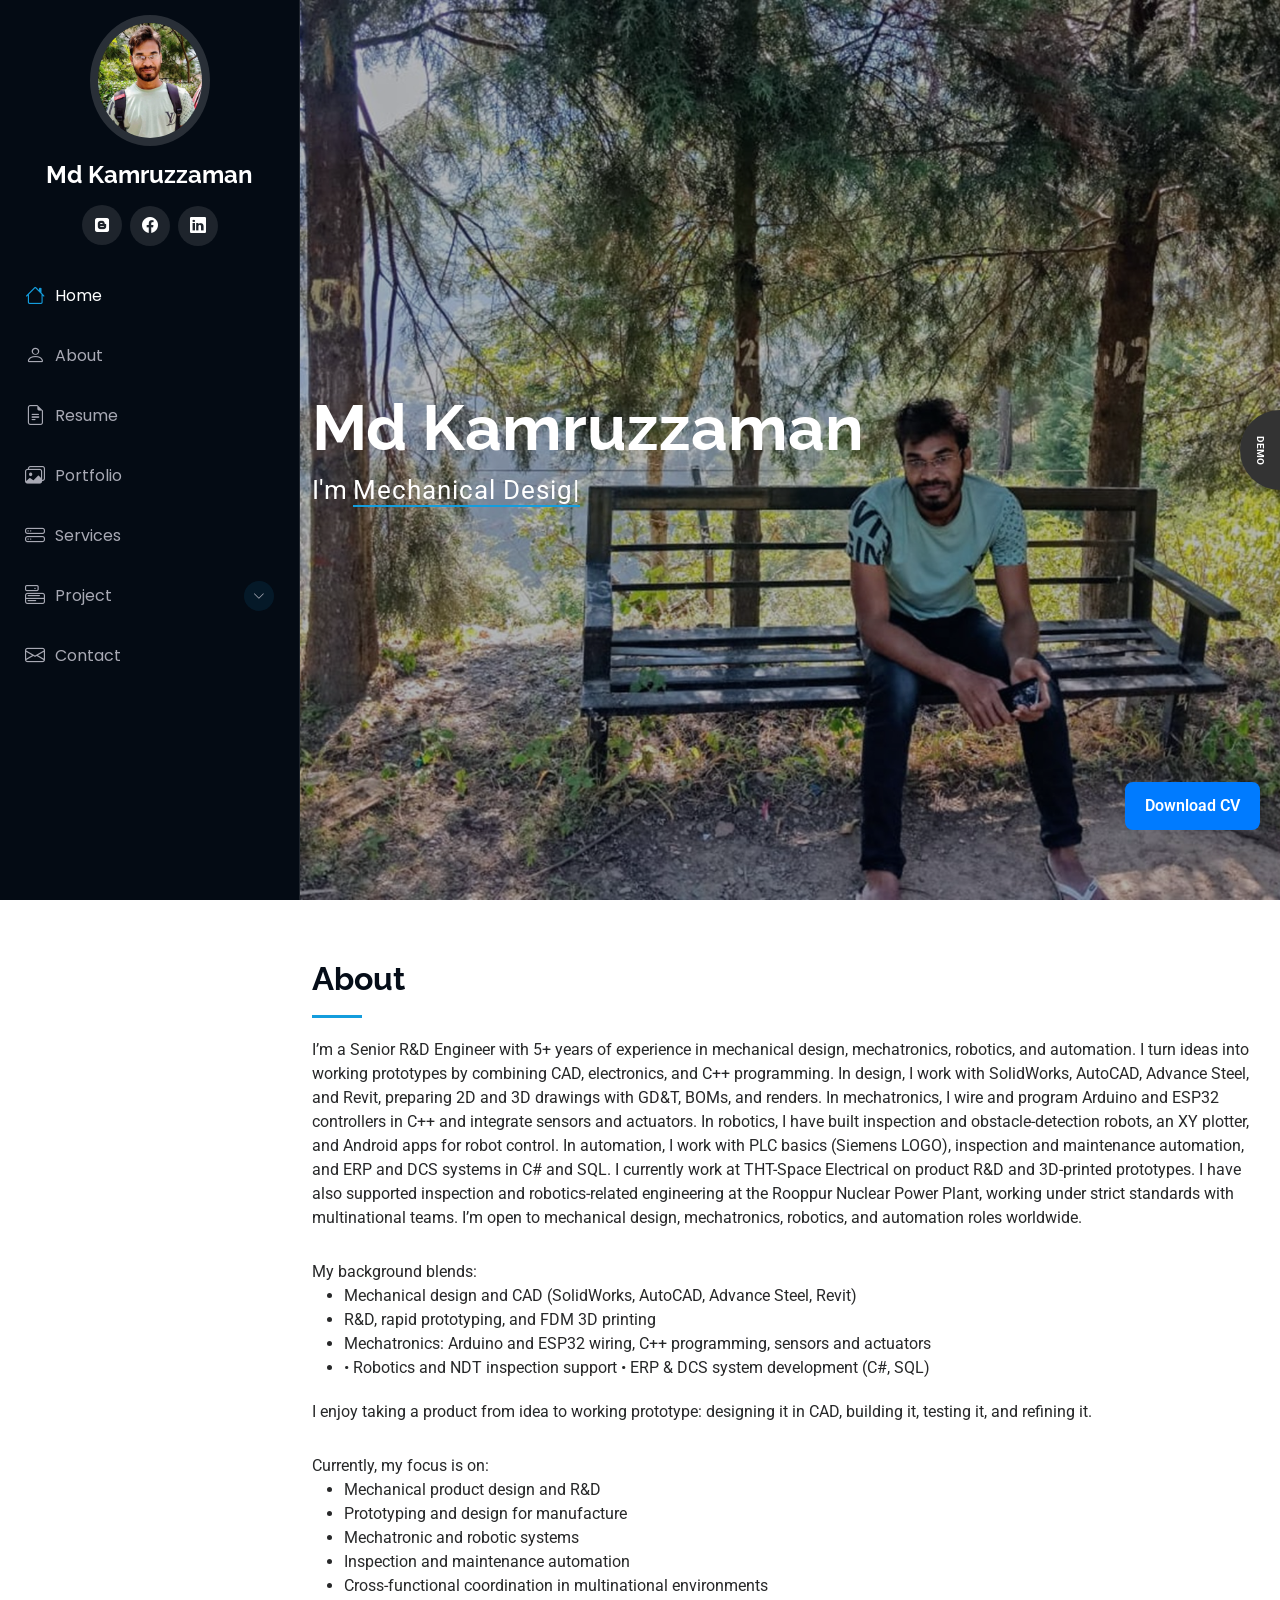
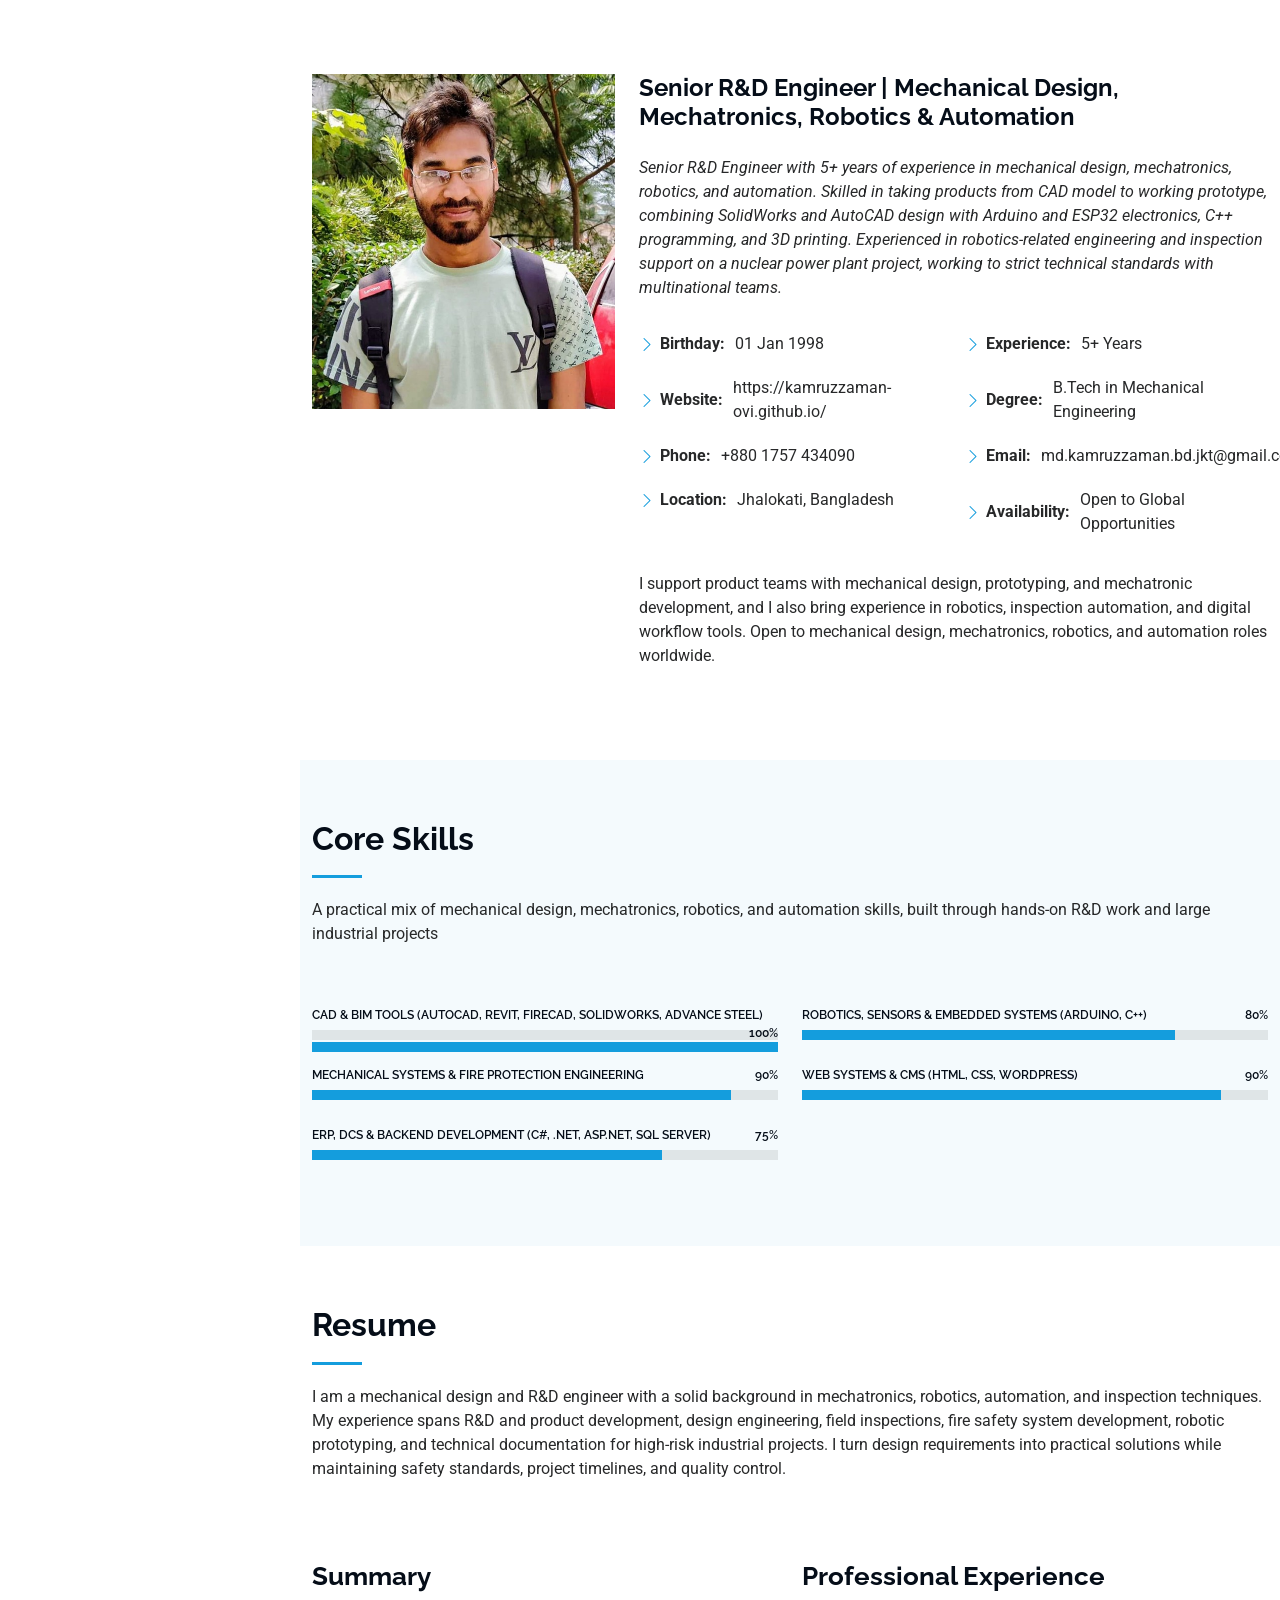
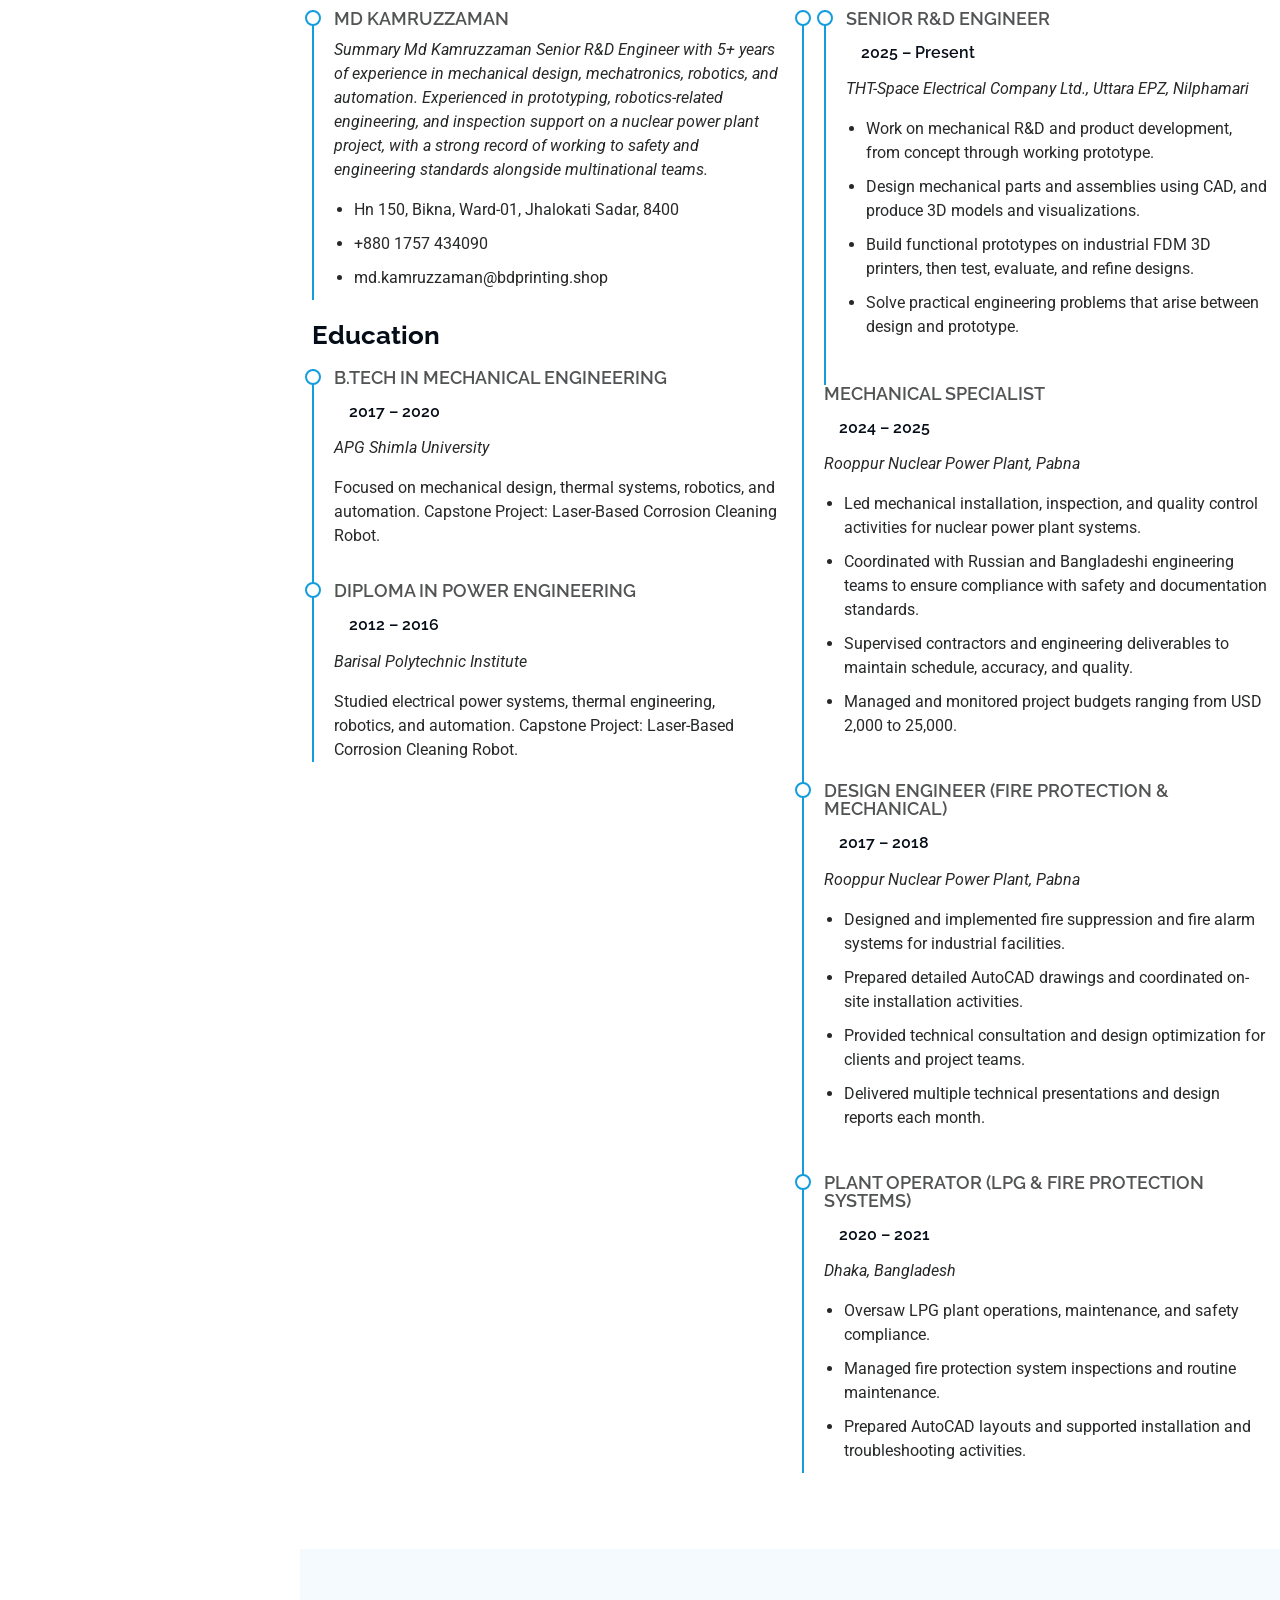
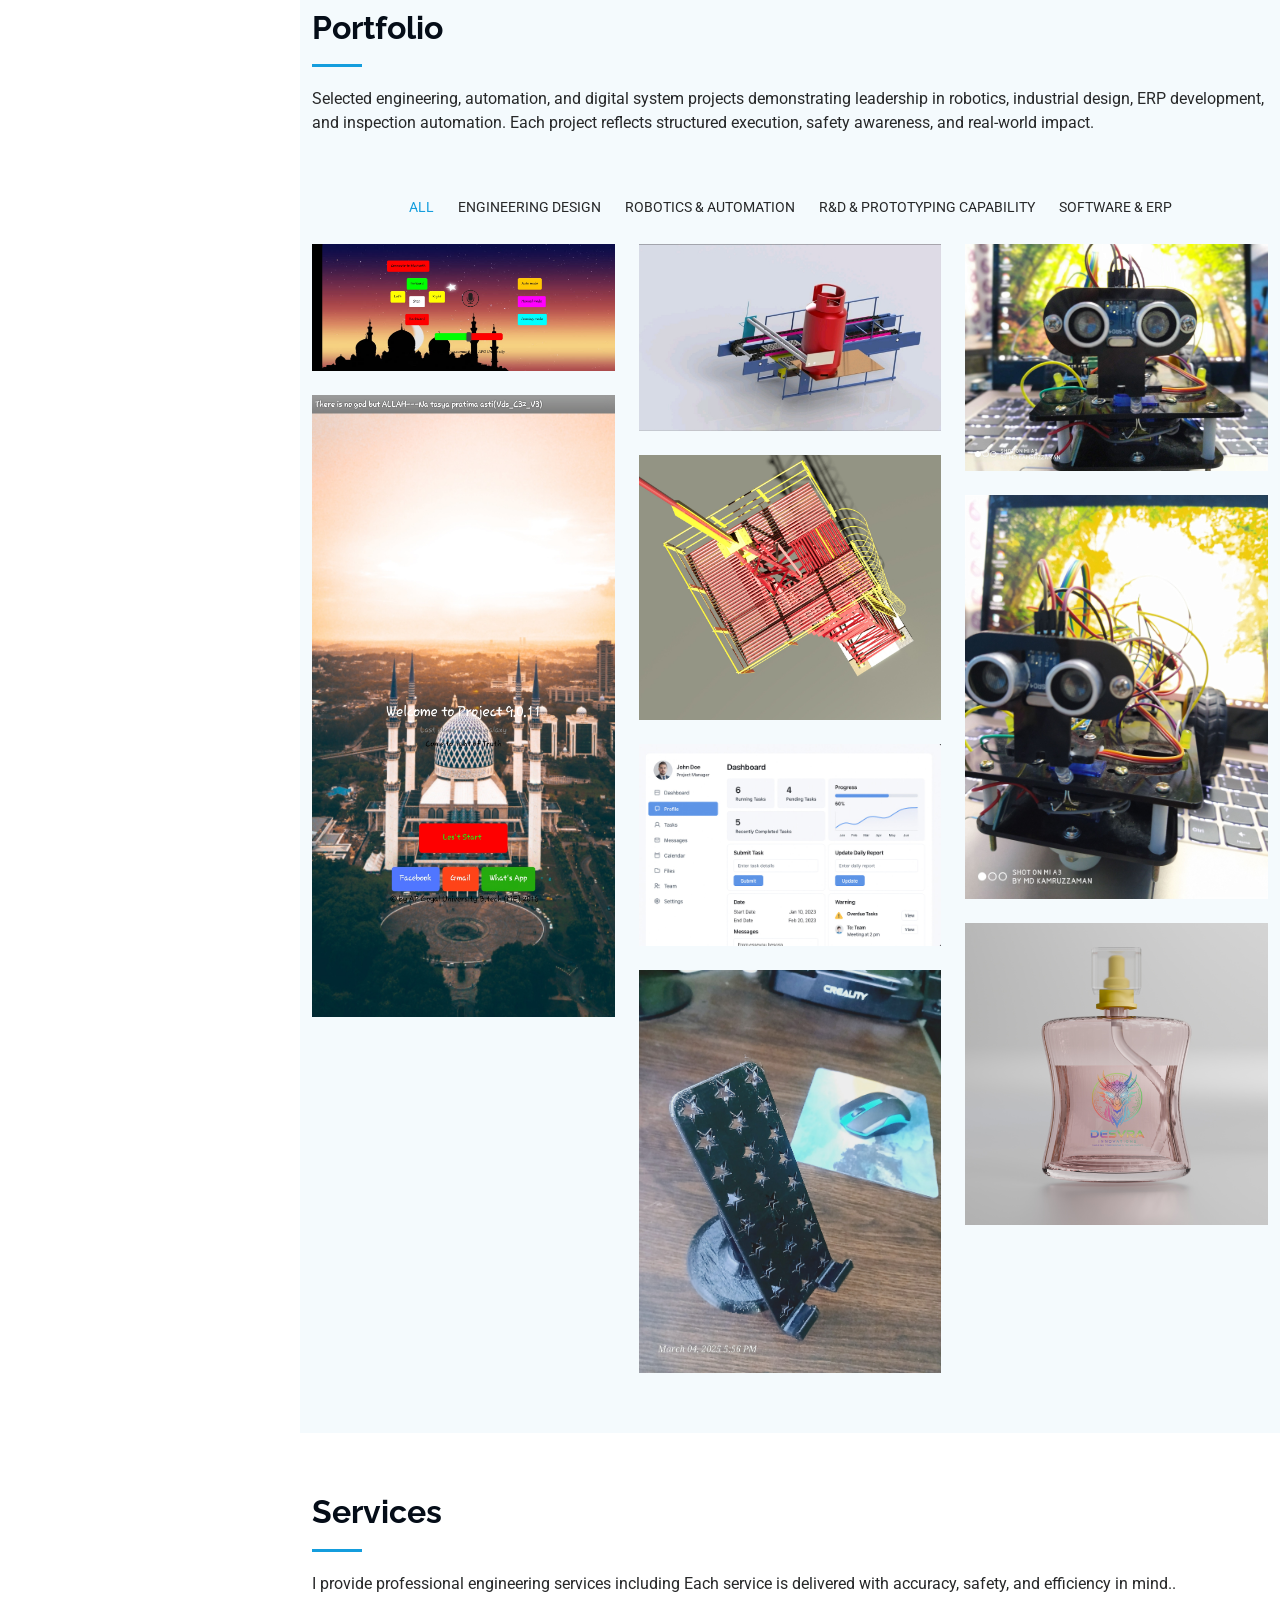
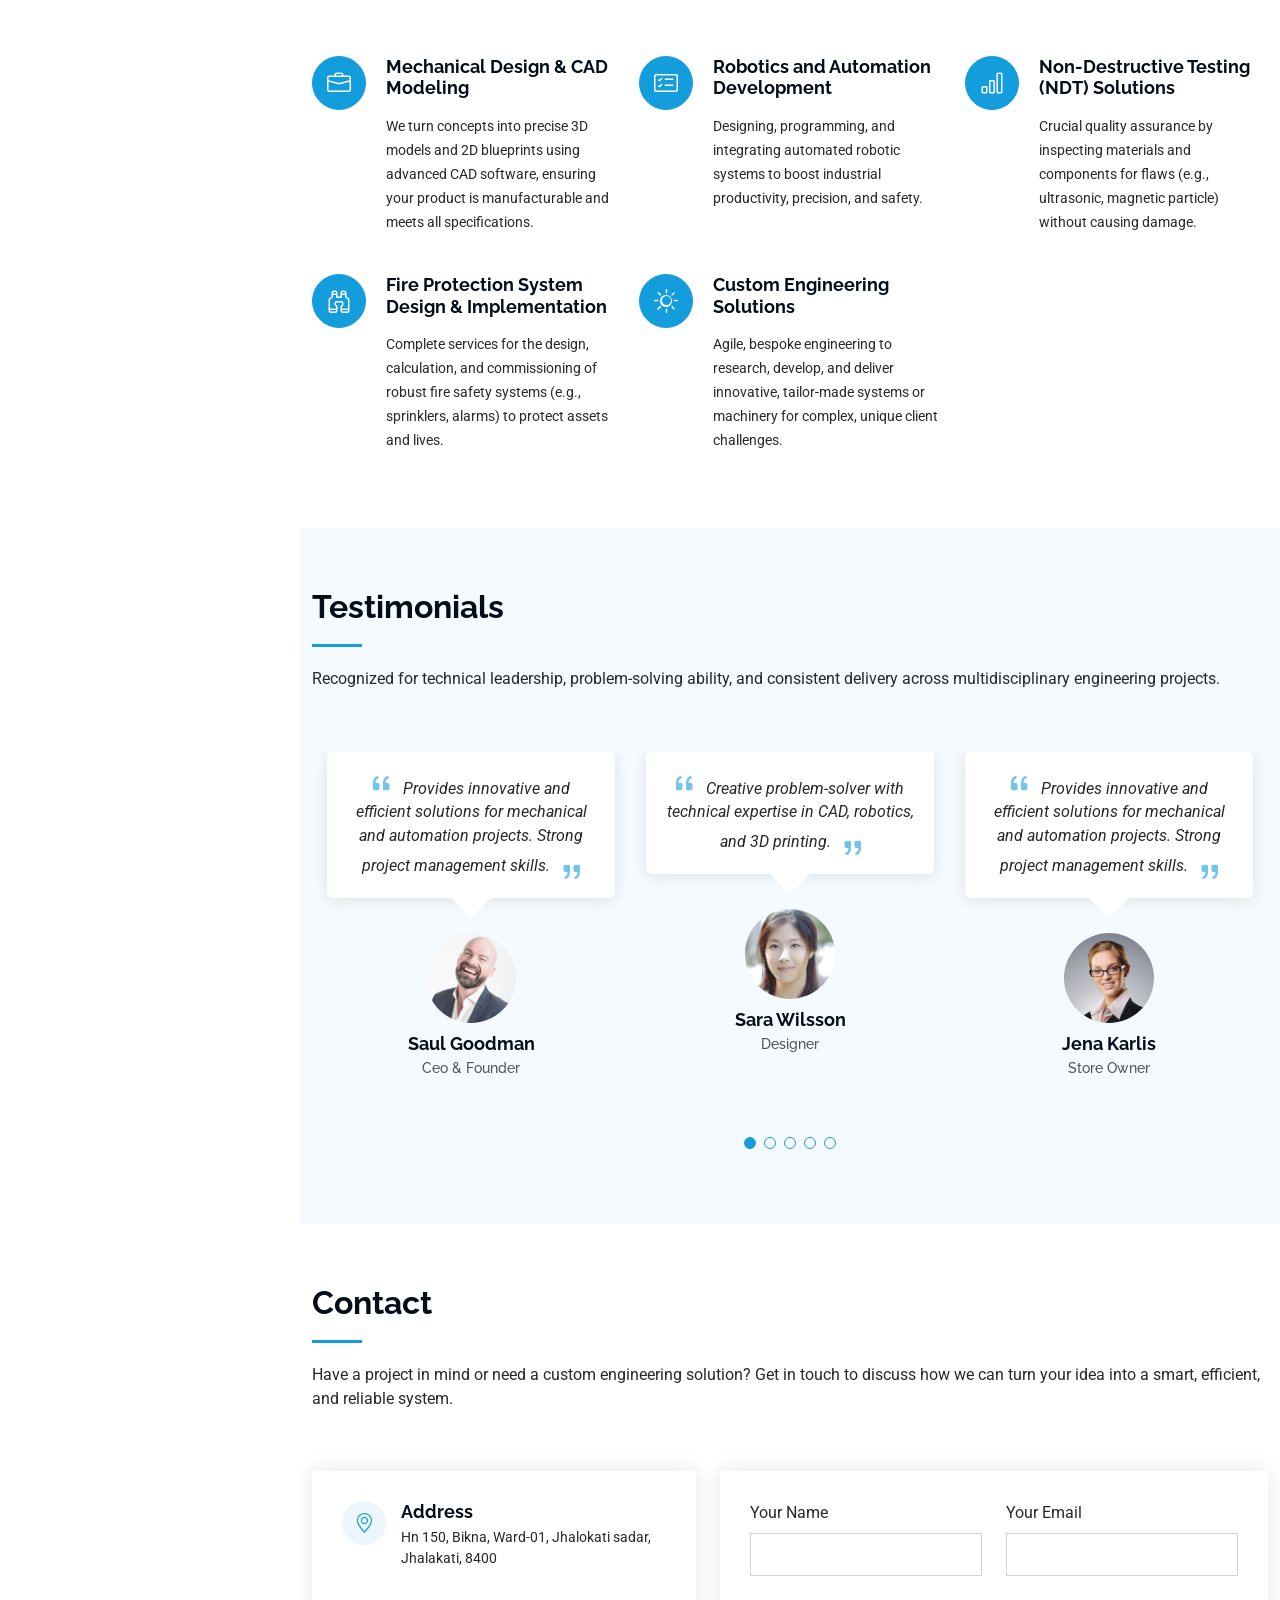
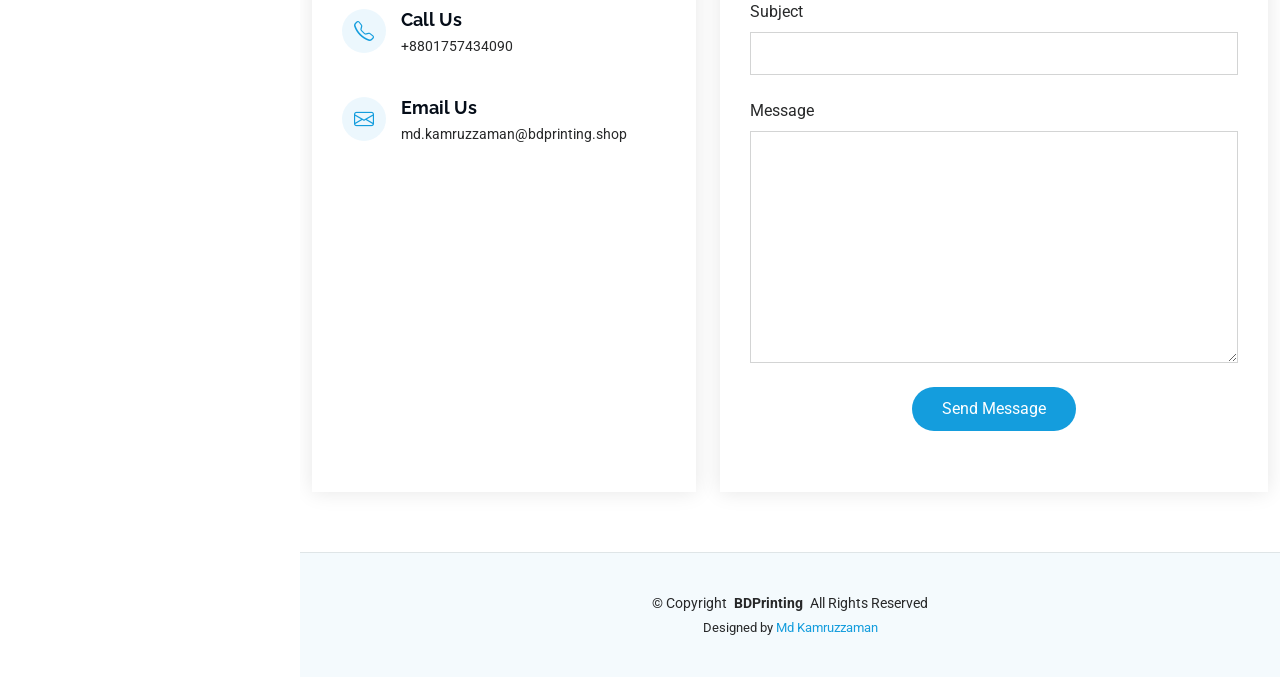
<file: index_X.html>
<!DOCTYPE html>
<html lang="en">
  <head>
    <meta charset="utf-8">
    <meta content="width=device-width, initial-scale=1.0" name="viewport">
    <title>Md Kamruzzamman</title>
    <meta content="" name="description">
    <meta content="" name="keywords">
    <!-- Favicons -->
    <link href="assets/img/favicon.png" rel="icon">
    <link href="assets/img/apple-touch-icon.png" rel="apple-touch-icon">
    <!-- Fonts -->
    <link href="https://fonts.googleapis.com" rel="preconnect">
    <link href="https://fonts.gstatic.com" rel="preconnect" crossorigin>
    <link href="https://fonts.googleapis.com/css2?family=Roboto:ital,wght@0,100;0,300;0,400;0,500;0,700;0,900;1,100;1,300;1,400;1,500;1,700;1,900&family=Poppins:ital,wght@0,100;0,200;0,300;0,400;0,500;0,600;0,700;0,800;0,900;1,100;1,200;1,300;1,400;1,500;1,600;1,700;1,800;1,900&family=Raleway:ital,wght@0,100;0,200;0,300;0,400;0,500;0,600;0,700;0,800;0,900;1,100;1,200;1,300;1,400;1,500;1,600;1,700;1,800;1,900&display=swap" rel="stylesheet">
    <!-- Vendor CSS Files -->
    <link rel="stylesheet" href="https://cdnjs.cloudflare.com/ajax/libs/font-awesome/6.5.0/css/all.min.css">
    <link href="assets/vendor/bootstrap/css/bootstrap.min.css" rel="stylesheet">
    <link href="assets/vendor/bootstrap-icons/bootstrap-icons.css" rel="stylesheet">
    <link href="assets/vendor/aos/aos.css" rel="stylesheet">
    <link href="assets/vendor/glightbox/css/glightbox.min.css" rel="stylesheet">
    <link href="assets/vendor/swiper/swiper-bundle.min.css" rel="stylesheet">
    <!-- Main CSS File -->
    <link href="assets/css/main.css" rel="stylesheet">
    <!-- =======================================================
    * Template Name: iPortfolio
    * Template URL: https://bootstrapmade.com/iportfolio-bootstrap-portfolio-websites-template/
    * Updated: Jun 29 2024 with Bootstrap v5.3.3
    * Author: BootstrapMade.com
    * License: https://bootstrapmade.com/license/
    ======================================================== -->
  </head>
  <body class="index-page">
    <div class="floating-wrapper">
      <div class="half-circle-trigger">
        <span>DEMO</span>
      </div>
      <div class="floating-download">
        <a href="https://drive.google.com/uc?export=download&id=1jymUlQOLLaKoOedmdS5Ps2eaW-3xPEEn"
          class="float-btn om" target="_blank">⬇ OM APP</a>
          <a href="https://www.youtube.com/watch?v=srRy4WK6qRM"
            class="float-btn om-video" target="_blank">▶ instruction Video</a>
            <a href="https://drive.google.com/uc?export=download&id=1uls5ouXe0LixzHevoCQiiZnk3B7ZIWEH"
              class="float-btn robot" target="_blank">⬇ Robot App</a>
              <a href="https://www.youtube.com/watch?v=BQ6Gr3DXS1s"
                class="float-btn robot-video" target="_blank">▶ instruction Video</a>
              </div>
            </div>
            <header id="header" class="header dark-background d-flex flex-column">
              <i class="header-toggle d-xl-none bi bi-list">
              </i>
              <div class="profile-img">
                <img src="assets/img/my-profile-img.jpg" alt="" class="img-fluid rounded-circle">
              </div>
              <a href="index.html" class="logo d-flex align-items-center justify-content-center">
                <!-- Uncomment the line below if you also wish to use an image logo -->
                <!-- <img src="assets/img/logo.png" alt=""> -->
                <h1 class="sitename">Md Kamruzzaman</h1>
              </a>
              <div class="social-links text-center">
                <a href="https://bdrobotech.blogspot.com/" class="blogger">
                  <i class="fa-brands fa-blogger">
                  </i>
                </a>
                <a href="https://www.facebook.com/kamruzzman.ovi" class="facebook">
                  <i class="bi bi-facebook">
                  </i>
                </a>
                <a href="https://www.linkedin.com/in/md-kamruzzaman-ovi/" class="linkedin">
                  <i class="bi bi-linkedin">
                  </i>
                </a>
              </div>
              <nav id="navmenu" class="navmenu">
                <ul>
                  <li>
                    <a href="#hero" class="active">
                      <i class="bi bi-house navicon">
                      </i>Home</a>
                    </li>
                    <li>
                      <a href="#about">
                        <i class="bi bi-person navicon">
                        </i> About</a>
                      </li>
                      <li>
                        <a href="#resume">
                          <i class="bi bi-file-earmark-text navicon">
                          </i> Resume</a>
                        </li>
                        <li>
                          <a href="#portfolio">
                            <i class="bi bi-images navicon">
                            </i> Portfolio</a>
                          </li>
                          <li>
                            <a href="#services">
                              <i class="bi bi-hdd-stack navicon">
                              </i> Services</a>
                            </li>
                            <li class="dropdown">
                              <a href="#">
                                <i class="bi bi-menu-button navicon">
                                </i> <span>Project</span> <i class="bi bi-chevron-down toggle-dropdown">
                              </i>
                            </a>
                            <ul>
                              <li>
                                <a href="#">Robotics</a>
                              </li>
                              <li>
                                <a href="#">Design and Drawing</a>
                              </li>
                              <li>
                                <a href="#">Software and App</a>
                              </li>
                              <li class="dropdown">
                                <a href="#">
                                  <span>Download</span> <i class="bi bi-chevron-down toggle-dropdown">
                                </i>
                              </a>
                              <ul>
                                <li>
                                  <a href="https://drive.google.com/file/d/1uls5ouXe0LixzHevoCQiiZnk3B7ZIWEH/view?usp=sharing">Robot Control App</a>
                                </li>
                                <li>
                                  <a href="https://drive.google.com/file/d/1jymUlQOLLaKoOedmdS5Ps2eaW-3xPEEn/view?usp=sharing">Office Management </a>
                                </li>
                              </ul>
                            </li>
                          </ul>
                        </li>
                        <li>
                          <a href="#contact">
                            <i class="bi bi-envelope navicon">
                            </i> Contact</a>
                          </li>
                        </ul>
                      </nav>
                    </header>
                    <div class="cv-download">
                      <a href="download/Md%20Kamruzzaman%20CV.pdf" download>Download CV</a>
                    </div>
                    <main class="main">
                      <!-- Hero Section -->
                      <section id="hero" class="hero section dark-background">
                        <img src="assets/img/Hero.jpg" alt="" data-aos="fade-in" class="">
                        <div class="container" data-aos="fade-up" data-aos-delay="100">
                          <h2>Md Kamruzzaman</h2>
                          <p>I'm <span class="typed" data-typed-items="Mechanical Design Engineer, Robotic Engineer, Mechatronics Engineer  , Automation & Prototyping, ">Designer</span>
                          <span class="typed-cursor typed-cursor--blink" aria-hidden="true">
                          </span>
                          <span class="typed-cursor typed-cursor--blink" aria-hidden="true">
                          </span>
                        </p>
                      </div>
                    </section>
                    <!-- /Hero Section -->
                    <!-- About Section -->
                    <section id="about" class="about section">
                      <div class="container section-title" data-aos="fade-up">
                        <h2>About</h2>
                        <p style="margin-bottom: 30px;">
                        I’m a Senior R&D Engineer with 5+ years of experience in mechanical design, mechatronics, robotics, and automation. I turn ideas into working prototypes by combining CAD, electronics, and C++ programming. In design, I work with SolidWorks, AutoCAD, Advance Steel, and Revit, preparing 2D and 3D drawings with GD&T, BOMs, and renders. In mechatronics, I wire and program Arduino and ESP32 controllers in C++ and integrate sensors and actuators. In robotics, I have built inspection and obstacle-detection robots, an XY plotter, and Android apps for robot control. In automation, I work with PLC basics (Siemens LOGO), inspection and maintenance automation, and ERP and DCS systems in C# and SQL.

I currently work at THT-Space Electrical on product R&D and 3D-printed prototypes. I have also supported inspection and robotics-related engineering at the Rooppur Nuclear Power Plant, working under strict standards with multinational teams. I’m open to mechanical design, mechatronics, robotics, and automation roles worldwide.
                        </p>
                        <p>My background blends:</p>
                        <ul>
                          <li>Mechanical design and CAD (SolidWorks, AutoCAD, Advance Steel, Revit)</li>
                          <li>R&D, rapid prototyping, and FDM 3D printing</li>
                          <li>Mechatronics: Arduino and ESP32 wiring, C++ programming, sensors and actuators</li>
                          <li>• Robotics and NDT inspection support
• ERP & DCS system development (C#, SQL)</li>
                        </ul>
                        <p style="margin-bottom: 30px; margin-top: 20px;">
                          I enjoy taking a product from idea to working prototype: designing it in CAD, building it, testing it, and refining it.
                        </p>
                        <p>Currently, my focus is on:</p>
                        <ul>
                          <li>Mechanical product design and R&D</li>
                          <li>Prototyping and design for manufacture</li>
                          <li>Mechatronic and robotic systems</li>
                          <li>Inspection and maintenance automation</li>
                          <li>Cross-functional coordination in multinational environments</li>
                        </ul>
                      </div>
                      <div class="container" data-aos="fade-up" data-aos-delay="100">
                        <div class="row gy-4 justify-content-center">
                          <div class="col-lg-4">
                            <img src="assets/img/my-profile-img.jpg" class="img-fluid" alt="Md Kamruzzaman – Engineering Manager">
                          </div>
                          <div class="col-lg-8 content">
                            <h2>Senior R&D Engineer | Mechanical Design, Mechatronics, Robotics & Automation</h2>
                            <p class="fst-italic py-3">
                           Senior R&D Engineer with 5+ years of experience in mechanical design, mechatronics, robotics, and automation. Skilled in taking products from CAD model to working prototype, combining SolidWorks and AutoCAD design with Arduino and ESP32 electronics, C++ programming, and 3D printing. Experienced in robotics-related engineering and inspection support on a nuclear power plant project, working to strict technical standards with multinational teams.


                            </p>
                            <div class="row">
                              <div class="col-lg-6">
                                <ul>
                                  <li>
                                    <i class="bi bi-chevron-right">
                                    </i> <strong>Birthday:</strong> <span>01 Jan 1998</span>
                                  </li>
                                  <li>
                                    <i class="bi bi-chevron-right">
                                    </i> <strong>Website:</strong> <span>https://kamruzzaman-ovi.github.io/</span>
                                  </li>
                                  <li>
                                    <i class="bi bi-chevron-right">
                                    </i> <strong>Phone:</strong> <span>+880 1757 434090</span>
                                  </li>
                                  <li>
                                    <i class="bi bi-chevron-right">
                                    </i> <strong>Location:</strong> <span>Jhalokati, Bangladesh</span>
                                  </li>
                                </ul>
                              </div>
                              <div class="col-lg-6">
                                <ul>
                                  <li>
                                    <i class="bi bi-chevron-right">
                                    </i> <strong>Experience:</strong> <span>5+ Years</span>
                                  </li>
                                  <li>
                                    <i class="bi bi-chevron-right">
                                    </i> <strong>Degree:</strong> <span>B.Tech in Mechanical Engineering</span>
                                  </li>
                                  <li>
                                    <i class="bi bi-chevron-right">
                                    </i> <strong>Email:</strong> <span>md.kamruzzaman.bd.jkt@gmail.com</span>
                                  </li>
                                  <li>
                                    <i class="bi bi-chevron-right">
                                    </i> <strong>Availability:</strong> <span>Open to Global Opportunities</span>
                                  </li>
                                </ul>
                              </div>
                            </div>
                            <p class="py-3">
                           I support product teams with mechanical design, prototyping, and mechatronic development, and I also bring experience in robotics, inspection automation, and digital workflow tools. Open to mechanical design, mechatronics, robotics, and automation roles worldwide.
                            </p>
                          </div>
                        </div>
                      </div>
                    </section>
                    <!-- /About Section -->
                    <!-- Skills Section -->
                    <section id="skills" class="skills section light-background">
                      <!-- Section Title -->
                      <div class="container section-title" data-aos="fade-up">
                        <h2>Core Skills</h2>
                        <p>
                          A practical mix of mechanical design, mechatronics, robotics, and automation skills, built through hands-on R&D work and large industrial projects
                        </p>
                      </div>
                      <!-- End Section Title -->
                      <div class="container" data-aos="fade-up" data-aos-delay="100">
                        <div class="row skills-content skills-animation">
                          <div class="col-lg-6">
                            <div class="progress">
                              <span class="skill">
                                <span>CAD & BIM Tools (AutoCAD, Revit, FireCAD, SolidWorks, Advance Steel)</span>
                                <i class="val">100%</i>
                              </span>
                              <div class="progress-bar-wrap">
                                <div class="progress-bar" role="progressbar" aria-valuenow="100" aria-valuemin="0" aria-valuemax="100">
                                </div>
                              </div>
                            </div>
                            <!-- End Skills Item -->
                            <div class="progress">
                              <span class="skill">
                                <span>Mechanical Systems & Fire Protection Engineering</span>
                                <i class="val">90%</i>
                              </span>
                              <div class="progress-bar-wrap">
                                <div class="progress-bar" role="progressbar" aria-valuenow="90" aria-valuemin="0" aria-valuemax="100">
                                </div>
                              </div>
                            </div>
                            <!-- End Skills Item -->
                            <div class="progress">
                              <span class="skill">
                                <span>ERP, DCS & Backend Development (C#, .NET, ASP.NET, SQL Server)</span>
                                <i class="val">75%</i>
                              </span>
                              <div class="progress-bar-wrap">
                                <div class="progress-bar" role="progressbar" aria-valuenow="75" aria-valuemin="0" aria-valuemax="100">
                                </div>
                              </div>
                            </div>
                            <!-- End Skills Item -->
                          </div>
                          <div class="col-lg-6">
                            <div class="progress">
                              <span class="skill">
                                <span>Robotics, Sensors & Embedded Systems (Arduino, C++)</span>
                                <i class="val">80%</i>
                              </span>
                              <div class="progress-bar-wrap">
                                <div class="progress-bar" role="progressbar" aria-valuenow="80" aria-valuemin="0" aria-valuemax="100">
                                </div>
                              </div>
                            </div>
                            <!-- End Skills Item -->
                            <div class="progress">
                              <span class="skill">
                                <span>Web Systems & CMS (HTML, CSS, WordPress)</span>
                                <i class="val">90%</i>
                              </span>
                              <div class="progress-bar-wrap">
                                <div class="progress-bar" role="progressbar" aria-valuenow="90" aria-valuemin="0" aria-valuemax="100">
                                </div>
                              </div>
                            </div>
                            <!-- End Skills Item -->
                          </div>
                        </div>
                      </div>
                    </section>
                    <!-- /Skills Section -->
                    <!-- Resume Section -->
                    <section id="resume" class="resume section">
                      <!-- Section Title -->
                      <div class="container section-title" data-aos="fade-up">
                        <h2>Resume</h2>
                        <p>I am a mechanical design and R&D engineer with a solid background in mechatronics, robotics, automation, and inspection techniques. My experience spans R&D and product development, design engineering, field inspections, fire safety system development, robotic prototyping, and technical documentation for high-risk industrial projects. I turn design requirements into practical solutions while maintaining safety standards, project timelines, and quality control.

</p>
                      </div>
                      <!-- End Section Title -->
                      <div class="container">
                        <div class="row">
                          <!-- LEFT COLUMN -->
                          <div class="col-lg-6" data-aos="fade-up" data-aos-delay="100">
                            <h3 class="resume-title">Summary</h3>
                            <div class="resume-item pb-0">
                              <h4>Md Kamruzzaman</h4>
                              <p>
                                <em>
                                  Summary

Md Kamruzzaman

Senior R&D Engineer with 5+ years of experience in mechanical design, mechatronics, robotics, and automation. Experienced in prototyping, robotics-related engineering, and inspection support on a nuclear power plant project, with a strong record of working to safety and engineering standards alongside multinational teams.

                                </em>
                              </p>
                              <ul>
                                <li>Hn 150, Bikna, Ward-01, Jhalokati Sadar, 8400</li>
                                <li>+880 1757 434090</li>
                                <li>md.kamruzzaman@bdprinting.shop</li>
                              </ul>
                            </div>
                            <!-- End Resume Item -->
                            <h3 class="resume-title">Education</h3>
                            <div class="resume-item">
                              <h4>B.Tech in Mechanical Engineering</h4>
                              <h5>2017 – 2020</h5>
                              <p>
                                <em>APG Shimla University</em>
                              </p>
                              <p>
                                Focused on mechanical design, thermal systems, robotics, and automation.
                                Capstone Project: Laser-Based Corrosion Cleaning Robot.
                              </p>
                            </div>
                            <!-- End Resume Item -->
                            <div class="resume-item">
                              <h4>Diploma in Power Engineering</h4>
                              <h5>2012 – 2016</h5>
                              <p>
                                <em>Barisal Polytechnic Institute</em>
                              </p>
                              <p>
                                Studied electrical power systems, thermal engineering, robotics, and automation.
                                Capstone Project: Laser-Based Corrosion Cleaning Robot.
                              </p>
                            </div>
                            <!-- End Resume Item -->
                          </div>
                          <!-- RIGHT COLUMN -->
                          <div class="col-lg-6" data-aos="fade-up" data-aos-delay="200">
                            <h3 class="resume-title">Professional Experience</h3>
                            <div class="resume-item">
                            <div class="resume-item">
        <h4>Senior R&amp;D Engineer</h4>
        <h5>2025 – Present</h5>
        <p><em>THT-Space Electrical Company Ltd., Uttara EPZ, Nilphamari</em></p>
        <ul>
          <li>Work on mechanical R&amp;D and product development, from concept through working prototype.</li>
          <li>Design mechanical parts and assemblies using CAD, and produce 3D models and visualizations.</li>
          <li>Build functional prototypes on industrial FDM 3D printers, then test, evaluate, and refine designs.</li>
          <li>Solve practical engineering problems that arise between design and prototype.</li>
        </ul>
      </div><!-- End Resume Item -->
                              <h4>Mechanical Specialist</h4>
                              <h5>2024 – 2025</h5>
                              <p>
                                <em>Rooppur Nuclear Power Plant, Pabna</em>
                              </p>
                              <ul>
                                <li>Led mechanical installation, inspection, and quality control activities for nuclear power plant systems.</li>
                                <li>Coordinated with Russian and Bangladeshi engineering teams to ensure compliance with safety and documentation standards.</li>
                                <li>Supervised contractors and engineering deliverables to maintain schedule, accuracy, and quality.</li>
                                <li>Managed and monitored project budgets ranging from USD 2,000 to 25,000.</li>
                              </ul>
                            </div>
                            <!-- End Resume Item -->
                            <div class="resume-item">
                              <h4>Design Engineer (Fire Protection & Mechanical)</h4>
                              <h5>2017 – 2018</h5>
                              <p>
                                <em>Rooppur Nuclear Power Plant, Pabna</em>
                              </p>
                              <ul>
                                <li>Designed and implemented fire suppression and fire alarm systems for industrial facilities.</li>
                                <li>Prepared detailed AutoCAD drawings and coordinated on-site installation activities.</li>
                                <li>Provided technical consultation and design optimization for clients and project teams.</li>
                                <li>Delivered multiple technical presentations and design reports each month.</li>
                              </ul>
                            </div>
                            <!-- End Resume Item -->
                            <div class="resume-item">
                              <h4>Plant Operator (LPG & Fire Protection Systems)</h4>
                              <h5>2020 – 2021</h5>
                              <p>
                                <em>Dhaka, Bangladesh</em>
                              </p>
                              <ul>
                                <li>Oversaw LPG plant operations, maintenance, and safety compliance.</li>
                                <li>Managed fire protection system inspections and routine maintenance.</li>
                                <li>Prepared AutoCAD layouts and supported installation and troubleshooting activities.</li>
                              </ul>
                            </div>
                            <!-- End Resume Item -->
                          </div>
                        </div>
                      </div>
                    </section>
                    <!-- /Resume Section -->
                    <!-- Portfolio Section -->
                    <section id="portfolio" class="portfolio section light-background">
                      <!-- Section Title -->
                      <div class="container section-title" data-aos="fade-up">
                        <h2>Portfolio</h2>
                        <p>
                          Selected engineering, automation, and digital system projects demonstrating
                          leadership in robotics, industrial design, ERP development, and inspection automation.
                          Each project reflects structured execution, safety awareness, and real-world impact.
                        </p>
                      </div>
                      <!-- End Section Title -->
                      <div class="container">
                        <div class="isotope-layout" data-default-filter="*" data-layout="masonry" data-sort="original-order">
                          <!-- Filters -->
                          <ul class="portfolio-filters isotope-filters" data-aos="fade-up" data-aos-delay="100">
                            <li data-filter="*" class="filter-active">All</li>
                            <li data-filter=".filter-product">Engineering Design</li>
                            <li data-filter=".filter-branding">Robotics & Automation</li>
                            <li data-filter=".filter-branding">R&D & Prototyping Capability</li>
                            <li data-filter=".filter-app">Software & ERP</li>
                          </ul>
                          <!-- End Filters -->
                          <div class="row gy-4 isotope-container" data-aos="fade-up" data-aos-delay="200">
                            <!-- ERP / App -->
                            <div class="col-lg-4 col-md-6 portfolio-item isotope-item filter-app">
                              <div class="portfolio-content h-100">
                                <img src="assets/img/portfolio/app-1.jpg" class="img-fluid" alt="Robot Control Application">
                                <div class="portfolio-info">
                                  <h4>Robot Control Mobile App</h4>
                                  <p>Android application for real-time robot control, sensor monitoring, and system feedback.</p>
                                  <a href="assets/img/portfolio/app-1.jpg" data-gallery="portfolio-gallery-app"
                                    class="glightbox preview-link" title="Robot Control App">
                                    <i class="bi bi-zoom-in">
                                    </i>
                                  </a>
                                  <a href="portfolio-details.html" class="details-link" title="Project Details">
                                    <i class="bi bi-link-45deg">
                                    </i>
                                  </a>
                                </div>
                              </div>
                            </div>
                            <!-- Product Design -->
                            <div class="col-lg-4 col-md-6 portfolio-item isotope-item filter-product">
                              <div class="portfolio-content h-100">
                                <img src="assets/img/portfolio/product-1.jpg" class="img-fluid" alt="LPG Handling Structure">
                                <div class="portfolio-info">
                                  <h4>LPG Handling Structure</h4>
                                  <p>3D CAD design of LPG cylinder handling and support framework with safety-focused load analysis.</p>
                                  <a href="assets/img/portfolio/product-1.jpg" data-gallery="portfolio-gallery-product"
                                    class="glightbox preview-link" title="LPG Handling Structure">
                                    <i class="bi bi-zoom-in">
                                    </i>
                                  </a>
                                  <a href="portfolio-details.html" class="details-link" title="Project Details">
                                    <i class="bi bi-link-45deg">
                                    </i>
                                  </a>
                                </div>
                              </div>
                            </div>
                            <!-- Robotics -->
                            <div class="col-lg-4 col-md-6 portfolio-item isotope-item filter-branding">
                              <div class="portfolio-content h-100">
                                <img src="assets/img/portfolio/branding-1.jpg" class="img-fluid" alt="Autonomous Robot">
                                <div class="portfolio-info">
                                  <h4>Autonomous Inspection Robot</h4>
                                  <p>Obstacle-detection robot prototype developed for inspection and automation use cases.</p>
                                  <a href="assets/img/portfolio/branding-1.jpg" data-gallery="portfolio-gallery-branding"
                                    class="glightbox preview-link" title="Autonomous Robot">
                                    <i class="bi bi-zoom-in">
                                    </i>
                                  </a>
                                  <a href="portfolio-details.html" class="details-link" title="Project Details">
                                    <i class="bi bi-link-45deg">
                                    </i>
                                  </a>
                                </div>
                              </div>
                            </div>
                            <!-- App -->
                            <div class="col-lg-4 col-md-6 portfolio-item isotope-item filter-app">
                              <div class="portfolio-content h-100">
                                <img src="assets/img/portfolio/app-2.jpg" class="img-fluid" alt="Robot Control App">
                                <div class="portfolio-info">
                                  <h4>Robot Control Interface</h4>
                                  <p>Enhanced Android UI for robotic movement control and live system monitoring.</p>
                                  <a href="assets/img/portfolio/app-2.jpg" data-gallery="portfolio-gallery-app"
                                    class="glightbox preview-link" title="Robot Control Interface">
                                    <i class="bi bi-zoom-in">
                                    </i>
                                  </a>
                                  <a href="portfolio-details.html" class="details-link" title="Project Details">
                                    <i class="bi bi-link-45deg">
                                    </i>
                                  </a>
                                </div>
                              </div>
                            </div>
                            <!-- Industrial Design -->
                            <div class="col-lg-4 col-md-6 portfolio-item isotope-item filter-product">
                              <div class="portfolio-content h-100">
                                <img src="assets/img/portfolio/product-2.jpg" class="img-fluid" alt="Industrial Structure">
                                <div class="portfolio-info">
                                  <h4>Industrial Tower Structure</h4>
                                  <p>Structural CAD model of an industrial tower and support framework.</p>
                                  <a href="assets/img/portfolio/product-2.jpg" data-gallery="portfolio-gallery-product"
                                    class="glightbox preview-link" title="Industrial Tower">
                                    <i class="bi bi-zoom-in">
                                    </i>
                                  </a>
                                  <a href="portfolio-details.html" class="details-link" title="Project Details">
                                    <i class="bi bi-link-45deg">
                                    </i>
                                  </a>
                                </div>
                              </div>
                            </div>
                            <!-- Robotics -->
                            <div class="col-lg-4 col-md-6 portfolio-item isotope-item filter-branding">
                              <div class="portfolio-content h-100">
                                <img src="assets/img/portfolio/branding-2.jpg" class="img-fluid" alt="Ultrasonic Robot">
                                <div class="portfolio-info">
                                  <h4>Ultrasonic Sensor Robot</h4>
                                  <p>Mobile robot prototype using ultrasonic sensors for obstacle detection.</p>
                                  <a href="assets/img/portfolio/branding-2.jpg" data-gallery="portfolio-gallery-branding"
                                    class="glightbox preview-link" title="Ultrasonic Robot">
                                    <i class="bi bi-zoom-in">
                                    </i>
                                  </a>
                                  <a href="portfolio-details.html" class="details-link" title="Project Details">
                                    <i class="bi bi-link-45deg">
                                    </i>
                                  </a>
                                </div>
                              </div>
                            </div>
                            <!-- ERP -->
                            <div class="col-lg-4 col-md-6 portfolio-item isotope-item filter-app">
                              <div class="portfolio-content h-100">
                                <img src="assets/img/portfolio/app-3.jpg" class="img-fluid" alt="ERP System">
                                <div class="portfolio-info">
                                  <h4>ERP Management System</h4>
                                  <p>Custom ERP dashboard for project tracking, payroll, billing, and analytics.</p>
                                  <a href="assets/img/portfolio/app-3.jpg" data-gallery="portfolio-gallery-app"
                                    class="glightbox preview-link" title="ERP System">
                                    <i class="bi bi-zoom-in">
                                    </i>
                                  </a>
                                  <a href="portfolio-details.html" class="details-link" title="Project Details">
                                    <i class="bi bi-link-45deg">
                                    </i>
                                  </a>
                                </div>
                              </div>
                            </div>
                            <!-- Visualization -->
                            <div class="col-lg-4 col-md-6 portfolio-item isotope-item filter-branding">
                              <div class="portfolio-content h-100">
                                <img src="assets/img/portfolio/branding-3.jpg" class="img-fluid" alt="3D Visualization">
                                <div class="portfolio-info">
                                  <h4>Product Visualization</h4>
                                  <p>3D rendering and visualization for product presentation and packaging.</p>
                                  <a href="assets/img/portfolio/branding-3.jpg" data-gallery="portfolio-gallery-branding"
                                    class="glightbox preview-link" title="Product Visualization">
                                    <i class="bi bi-zoom-in">
                                    </i>
                                  </a>
                                  <a href="portfolio-details.html" class="details-link" title="Project Details">
                                    <i class="bi bi-link-45deg">
                                    </i>
                                  </a>
                                </div>
                              </div>
                            </div>
                            <!-- R&D & Prototyping Capability -->
                            <div class="col-lg-4 col-md-6 portfolio-item isotope-item filter-branding">
                              <div class="portfolio-content h-100">
                                <img src="assets/img/portfolio/R&D.jpg" class="img-fluid" alt="3D Visualization">
                                <div class="portfolio-info">
                                  <h4>R&D and Prototyping Capability</h4>
                                  <p>Functional prototyping using Creality Ender 3 V3 SE and XY Plotter.
                                    Iterative design → test → refine workflow supporting DFM discussions
                                    and early-stage R&D validation.</p>
                                    <a href="assets/img/portfolio/branding-3.jpg" data-gallery="portfolio-gallery-branding"
                                      class="glightbox preview-link" title="Product Visualization">
                                      <i class="bi bi-zoom-in">
                                      </i>
                                    </a>
                                    <a href="portfolio-details.html" class="details-link" title="Project Details">
                                      <i class="bi bi-link-45deg">
                                      </i>
                                    </a>
                                  </div>
                                </div>
                              </div>
                            </div>
                            <!-- End Portfolio Container -->
                          </div>
                        </div>
                      </section>
                      <!-- /Portfolio Section -->
                      <!-- Services Section -->
                      <section id="services" class="services section">
                        <!-- Section Title -->
                        <div class="container section-title" data-aos="fade-up">
                          <h2>Services</h2>
                          <p>I provide professional engineering services including Each service is delivered with accuracy, safety, and efficiency in mind..</p>
                        </div>
                        <!-- End Section Title -->
                        <div class="container">
                          <div class="row gy-4">
                            <div class="col-lg-4 col-md-6 service-item d-flex" data-aos="fade-up" data-aos-delay="100">
                              <div class="icon flex-shrink-0">
                                <i class="bi bi-briefcase">
                                </i>
                              </div>
                              <div>
                                <h4 class="title">
                                  <a href="service-details.html" class="stretched-link">Mechanical Design & CAD Modeling</a>
                                </h4>
                                <p class="description">We turn concepts into precise 3D models and 2D blueprints using advanced CAD software, ensuring your product is manufacturable and meets all specifications.</p>
                              </div>
                            </div>
                            <!-- End Service Item -->
                            <div class="col-lg-4 col-md-6 service-item d-flex" data-aos="fade-up" data-aos-delay="200">
                              <div class="icon flex-shrink-0">
                                <i class="bi bi-card-checklist">
                                </i>
                              </div>
                              <div>
                                <h4 class="title">
                                  <a href="service-details.html" class="stretched-link">Robotics and Automation Development</a>
                                </h4>
                                <p class="description">Designing, programming, and integrating automated robotic systems to boost industrial productivity, precision, and safety.</p>
                              </div>
                            </div>
                            <!-- End Service Item -->
                            <div class="col-lg-4 col-md-6 service-item d-flex" data-aos="fade-up" data-aos-delay="300">
                              <div class="icon flex-shrink-0">
                                <i class="bi bi-bar-chart">
                                </i>
                              </div>
                              <div>
                                <h4 class="title">
                                  <a href="service-details.html" class="stretched-link">Non-Destructive Testing (NDT) Solutions</a>
                                </h4>
                                <p class="description">Crucial quality assurance by inspecting materials and components for flaws (e.g., ultrasonic, magnetic particle) without causing damage.</p>
                              </div>
                            </div>
                            <!-- End Service Item -->
                            <div class="col-lg-4 col-md-6 service-item d-flex" data-aos="fade-up" data-aos-delay="400">
                              <div class="icon flex-shrink-0">
                                <i class="bi bi-binoculars">
                                </i>
                              </div>
                              <div>
                                <h4 class="title">
                                  <a href="service-details.html" class="stretched-link">Fire Protection System Design & Implementation</a>
                                </h4>
                                <p class="description">Complete services for the design, calculation, and commissioning of robust fire safety systems (e.g., sprinklers, alarms) to protect assets and lives.</p>
                              </div>
                            </div>
                            <!-- End Service Item -->
                            <div class="col-lg-4 col-md-6 service-item d-flex" data-aos="fade-up" data-aos-delay="500">
                              <div class="icon flex-shrink-0">
                                <i class="bi bi-brightness-high">
                                </i>
                              </div>
                              <div>
                                <h4 class="title">
                                  <a href="service-details.html" class="stretched-link">Custom Engineering Solutions</a>
                                </h4>
                                <p class="description">Agile, bespoke engineering to research, develop, and deliver innovative, tailor-made systems or machinery for complex, unique client challenges.</p>
                              </div>
                            </div>
                            <!-- End Service Item -->
                          </div>
                        </div>
                      </section>
                      <!-- /Services Section -->
                      <!-- Testimonials Section -->
                      <section id="testimonials" class="testimonials section light-background">
                        <!-- Section Title -->
                        <div class="container section-title" data-aos="fade-up">
                          <h2>Testimonials</h2>
                          <p>
                            Recognized for technical leadership, problem-solving ability,
                            and consistent delivery across multidisciplinary engineering projects.
                          </p>
                        </div>
                        <!-- End Section Title -->
                        <div class="container" data-aos="fade-up" data-aos-delay="100">
                          <div class="swiper init-swiper">
                            <script type="application/json" class="swiper-config">
            {
              "loop": true,
              "speed": 600,
              "autoplay": {
                "delay": 5000
              },
              "slidesPerView": "auto",
              "pagination": {
                "el": ".swiper-pagination",
                "type": "bullets",
                "clickable": true
              },
              "breakpoints": {
                "320": {
                  "slidesPerView": 1,
                  "spaceBetween": 40
                },
                "1200": {
                  "slidesPerView": 3,
                  "spaceBetween": 1
                }
              }
            }
          </script>
                            <div class="swiper-wrapper">
                              <div class="swiper-slide">
                                <div class="testimonial-item">
                                  <p>
                                    <i class="bi bi-quote quote-icon-left">
                                    </i>
                                    <span>Provides innovative and efficient solutions for mechanical and automation projects. Strong project management skills.</span>
                                    <i class="bi bi-quote quote-icon-right">
                                    </i>
                                  </p>
                                  <img src="assets/img/testimonials/testimonials-1.jpg" class="testimonial-img" alt="">
                                  <h3>Saul Goodman</h3>
                                  <h4>Ceo &amp; Founder</h4>
                                </div>
                              </div>
                              <!-- End testimonial item -->
                              <div class="swiper-slide">
                                <div class="testimonial-item">
                                  <p>
                                    <i class="bi bi-quote quote-icon-left">
                                    </i>
                                    <span>Creative problem-solver with technical expertise in CAD, robotics, and 3D printing.</span>
                                    <i class="bi bi-quote quote-icon-right">
                                    </i>
                                  </p>
                                  <img src="assets/img/testimonials/testimonials-2.jpg" class="testimonial-img" alt="">
                                  <h3>Sara Wilsson</h3>
                                  <h4>Designer</h4>
                                </div>
                              </div>
                              <!-- End testimonial item -->
                              <div class="swiper-slide">
                                <div class="testimonial-item">
                                  <p>
                                    <i class="bi bi-quote quote-icon-left">
                                    </i>
                                    <span>Provides innovative and efficient solutions for mechanical and automation projects. Strong project management skills.</span>
                                    <i class="bi bi-quote quote-icon-right">
                                    </i>
                                  </p>
                                  <img src="assets/img/testimonials/testimonials-3.jpg" class="testimonial-img" alt="">
                                  <h3>Jena Karlis</h3>
                                  <h4>Store Owner</h4>
                                </div>
                              </div>
                              <!-- End testimonial item -->
                              <div class="swiper-slide">
                                <div class="testimonial-item">
                                  <p>
                                    <i class="bi bi-quote quote-icon-left">
                                    </i>
                                    <span>Md Kamruzzaman delivers projects with precision, creativity, and technical expertise. Highly recommended for mechanical and robotics solutions.</span>
                                    <i class="bi bi-quote quote-icon-right">
                                    </i>
                                  </p>
                                  <img src="assets/img/testimonials/testimonials-4.jpg" class="testimonial-img" alt="">
                                  <h3>Matt Brandon</h3>
                                  <h4>Freelancer</h4>
                                </div>
                              </div>
                              <!-- End testimonial item -->
                              <div class="swiper-slide">
                                <div class="testimonial-item">
                                  <p>
                                    <i class="bi bi-quote quote-icon-left">
                                    </i>
                                    <span>Professional, reliable, and innovative. Excellent collaboration on complex projects.</span>
                                    <i class="bi bi-quote quote-icon-right">
                                    </i>
                                  </p>
                                  <img src="assets/img/testimonials/testimonials-5.jpg" class="testimonial-img" alt="">
                                  <h3>John Larson</h3>
                                  <h4>Entrepreneur</h4>
                                </div>
                              </div>
                              <!-- End testimonial item -->
                            </div>
                            <div class="swiper-pagination">
                            </div>
                          </div>
                        </div>
                      </section>
                      <!-- /Testimonials Section -->
                      <!-- Contact Section -->
                      <section id="contact" class="contact section">
                        <!-- Section Title -->
                        <div class="container section-title" data-aos="fade-up">
                          <h2>Contact</h2>
                          <p>Have a project in mind or need a custom engineering solution? Get in touch to discuss how we can turn your idea into a smart, efficient, and reliable system.</p>
                        </div>
                        <!-- End Section Title -->
                        <div class="container" data-aos="fade-up" data-aos-delay="100">
                          <div class="row gy-4">
                            <div class="col-lg-5">
                              <div class="info-wrap">
                                <div class="info-item d-flex" data-aos="fade-up" data-aos-delay="200">
                                  <i class="bi bi-geo-alt flex-shrink-0">
                                  </i>
                                  <div>
                                    <h3>Address</h3>
                                    <p>Hn 150, Bikna, Ward-01, Jhalokati sadar, Jhalakati, 8400</p>
                                  </div>
                                </div>
                                <!-- End Info Item -->
                                <div class="info-item d-flex" data-aos="fade-up" data-aos-delay="300">
                                  <i class="bi bi-telephone flex-shrink-0">
                                  </i>
                                  <div>
                                    <h3>Call Us</h3>
                                    <p>+8801757434090</p>
                                  </div>
                                </div>
                                <!-- End Info Item -->
                                <div class="info-item d-flex" data-aos="fade-up" data-aos-delay="400">
                                  <i class="bi bi-envelope flex-shrink-0">
                                  </i>
                                  <div>
                                    <h3>Email Us</h3>
                                    <p>md.kamruzzaman@bdprinting.shop</p>
                                  </div>
                                </div>
                                <!-- End Info Item -->
                                <iframe
                                  src="https://www.google.com/maps/embed?pb=!1m14!1m8!1m3!1d48389.78314118045!2d-74.006138!3d40.710059!3m2!1i1024!2i768!4f13.1!3m3!1m2!1s0x89c25a22a3bda30d%3A0xb89d1fe6bc499443!2sDowntown%20Conference%20Center!5e0!3m2!1sen!2sus!4v1676961268712!5m2!1sen!2sus"
                                  style="border: 0; width: 100%; height: 270px;"
                                  allowfullscreen=""
                                  loading="lazy"
                                  referrerpolicy="no-referrer-when-downgrade"
                                  title="Interactive Location Map"
                                  >
                                </iframe>
                              </div>
                            </div>
                            <div class="col-lg-7">
                              <form action="forms/contact.php" method="post" class="php-email-form" data-aos="fade-up" data-aos-delay="200">
                                <div class="row gy-4">
                                  <div class="col-md-6">
                                    <label for="name-field" class="pb-2">Your Name</label>
                                    <input type="text" name="name" id="name-field" class="form-control" required="">
                                  </div>
                                  <div class="col-md-6">
                                    <label for="email-field" class="pb-2">Your Email</label>
                                    <input type="email" class="form-control" name="email" id="email-field" required="">
                                  </div>
                                  <div class="col-md-12">
                                    <label for="subject-field" class="pb-2">Subject</label>
                                    <input type="text" class="form-control" name="subject" id="subject-field" required="">
                                  </div>
                                  <div class="col-md-12">
                                    <label for="message-field" class="pb-2">Message</label>
                                    <textarea class="form-control" name="message" rows="10" id="message-field" required="">
                                    </textarea>
                                  </div>
                                  <div class="col-md-12 text-center">
                                    <div class="loading">Loading</div>
                                    <div class="error-message">
                                    </div>
                                    <div class="sent-message">Your message has been sent. Thank you!</div>
                                    <button type="submit">Send Message</button>
                                  </div>
                                </div>
                              </form>
                            </div>
                            <!-- End Contact Form -->
                          </div>
                        </div>
                      </section>
                      <!-- /Contact Section -->
                    </main>
                    <footer id="footer" class="footer position-relative light-background">
                      <div class="container">
                        <div class="copyright text-center ">
                          <p>© <span>Copyright</span> <strong class="px-1 sitename">BDPrinting</strong> <span>All Rights Reserved</span>
                        </p>
                      </div>
                      <div class="credits">
                        <!-- All the links in the footer should remain intact. -->
                        <!-- You can delete the links only if you've purchased the pro version. -->
                        <!-- Licensing information: https://bootstrapmade.com/license/ -->
                        <!-- Purchase the pro version with working PHP/AJAX contact form: [buy-url] -->
                        Designed by <a href="https://bootstrapmade.com/">Md Kamruzzaman</a>
                      </div>
                    </div>
                  </footer>
                  <!-- Scroll Top -->
                  <a href="#" id="scroll-top" class="scroll-top d-flex align-items-center justify-content-center">
                    <i class="bi bi-arrow-up-short">
                    </i>
                  </a>
                  <!-- Preloader -->
                  <div id="preloader">
                  </div>
                  <!-- Vendor JS Files -->
                  <script src="assets/vendor/bootstrap/js/bootstrap.bundle.min.js"></script>
                  <script src="assets/vendor/php-email-form/validate.js"></script>
                  <script src="assets/vendor/aos/aos.js"></script>
                  <script src="assets/vendor/typed.js/typed.umd.js"></script>
                  <script src="assets/vendor/purecounter/purecounter_vanilla.js"></script>
                  <script src="assets/vendor/waypoints/noframework.waypoints.js"></script>
                  <script src="assets/vendor/glightbox/js/glightbox.min.js"></script>
                  <script src="assets/vendor/imagesloaded/imagesloaded.pkgd.min.js"></script>
                  <script src="assets/vendor/isotope-layout/isotope.pkgd.min.js"></script>
                  <script src="assets/vendor/swiper/swiper-bundle.min.js"></script>
                  <!-- Main JS File -->
                  <script src="assets/js/main.js"></script>
                </body>
              </html>
</file>
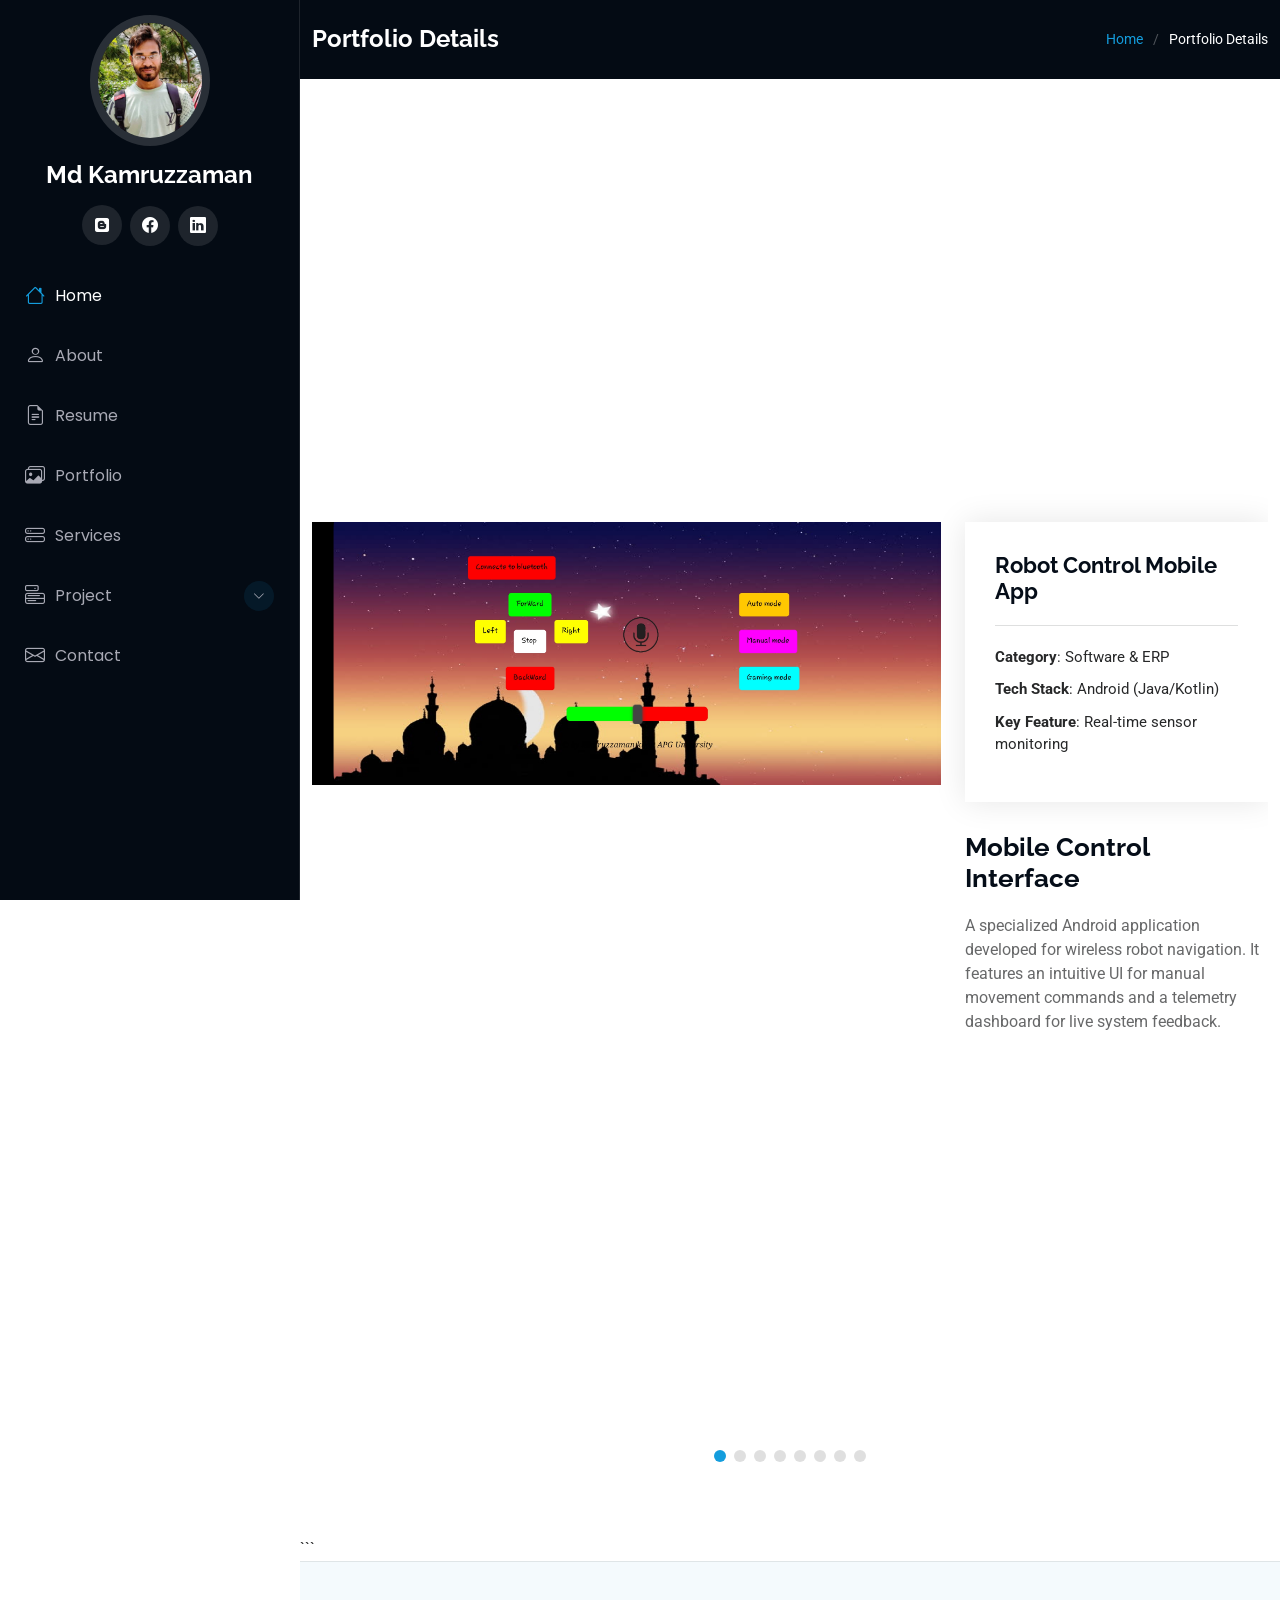
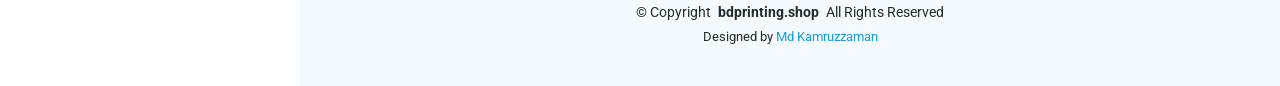
<file: portfolio-details.html>
<!DOCTYPE html>
<html lang="en">

<head>
  <meta charset="utf-8">
  <meta content="width=device-width, initial-scale=1.0" name="viewport">
  <title>Md Kamruzzamman</title>
  <meta content="" name="description">
  <meta content="" name="keywords">

  <!-- Favicons -->
  <link href="assets/img/favicon.png" rel="icon">
  <link href="assets/img/apple-touch-icon.png" rel="apple-touch-icon">

  <!-- Fonts -->
  <link href="https://fonts.googleapis.com" rel="preconnect">
  <link href="https://fonts.gstatic.com" rel="preconnect" crossorigin>
  <link href="https://fonts.googleapis.com/css2?family=Roboto:ital,wght@0,100;0,300;0,400;0,500;0,700;0,900;1,100;1,300;1,400;1,500;1,700;1,900&family=Poppins:ital,wght@0,100;0,200;0,300;0,400;0,500;0,600;0,700;0,800;0,900;1,100;1,200;1,300;1,400;1,500;1,600;1,700;1,800;1,900&family=Raleway:ital,wght@0,100;0,200;0,300;0,400;0,500;0,600;0,700;0,800;0,900;1,100;1,200;1,300;1,400;1,500;1,600;1,700;1,800;1,900&display=swap" rel="stylesheet">

  <!-- Vendor CSS Files -->
  <link rel="stylesheet" href="https://cdnjs.cloudflare.com/ajax/libs/font-awesome/6.5.0/css/all.min.css">
  <link href="assets/vendor/bootstrap/css/bootstrap.min.css" rel="stylesheet">
  <link href="assets/vendor/bootstrap-icons/bootstrap-icons.css" rel="stylesheet">
  <link href="assets/vendor/aos/aos.css" rel="stylesheet">
  <link href="assets/vendor/glightbox/css/glightbox.min.css" rel="stylesheet">
  <link href="assets/vendor/swiper/swiper-bundle.min.css" rel="stylesheet">

  <!-- Main CSS File -->
  <link href="assets/css/main.css" rel="stylesheet">

  <!-- =======================================================
  * Template Name: iPortfolio
  * Template URL: https://bootstrapmade.com/iportfolio-bootstrap-portfolio-websites-template/
  * Updated: Jun 29 2024 with Bootstrap v5.3.3
  * Author: BootstrapMade.com
  * License: https://bootstrapmade.com/license/
  ======================================================== -->
</head>

<body class="portfolio-details-page">

  <header id="header" class="header dark-background d-flex flex-column">
    <i class="header-toggle d-xl-none bi bi-list"></i>

    <div class="profile-img">
      <img src="assets/img/my-profile-img.jpg" alt="" class="img-fluid rounded-circle">
    </div>

    <a href="index.html" class="logo d-flex align-items-center justify-content-center">
      <!-- Uncomment the line below if you also wish to use an image logo -->
      <!-- <img src="assets/img/logo.png" alt=""> -->
      <h1 class="sitename">Md Kamruzzaman</h1>
    </a>

    <div class="social-links text-center">
      <a href="https://bdrobotech.blogspot.com/" class="blogger"><i class="fa-brands fa-blogger"></i></a>
      <a href="https://www.facebook.com/kamruzzman.ovi" class="facebook"><i class="bi bi-facebook"></i></a>
      <a href="https://www.linkedin.com/in/md-kamruzzaman-ovi/" class="linkedin"><i class="bi bi-linkedin"></i></a>
    </div>

    <nav id="navmenu" class="navmenu">
      <ul>
        <li><a href="#hero" class="active"><i class="bi bi-house navicon"></i>Home</a></li>
        <li><a href="#about"><i class="bi bi-person navicon"></i> About</a></li>
        <li><a href="#resume"><i class="bi bi-file-earmark-text navicon"></i> Resume</a></li>
        <li><a href="#portfolio"><i class="bi bi-images navicon"></i> Portfolio</a></li>
        <li><a href="#services"><i class="bi bi-hdd-stack navicon"></i> Services</a></li>
        <li class="dropdown"><a href="#"><i class="bi bi-menu-button navicon"></i> <span>Project</span> <i class="bi bi-chevron-down toggle-dropdown"></i></a>
          <ul>
            <li><a href="#">Robotics</a></li>
            <li><a href="#">Design and Drawing</a></li>
            <li><a href="#">Software and App</a></li>
              <li class="dropdown"><a href="#"><span>Download</span> <i class="bi bi-chevron-down toggle-dropdown"></i></a>
              <ul>
                <li><a href="https://drive.google.com/file/d/1uls5ouXe0LixzHevoCQiiZnk3B7ZIWEH/view?usp=sharing">Robot Control App</a></li>
                <li><a href="https://drive.google.com/file/d/1jymUlQOLLaKoOedmdS5Ps2eaW-3xPEEn/view?usp=sharing">Office Management </a></li>
              </ul>
            </li>
          </ul>
        </li>
        <li><a href="#contact"><i class="bi bi-envelope navicon"></i> Contact</a></li>
      </ul>
    </nav>

  </header>

  <main class="main">

    <!-- Page Title -->
    <div class="page-title dark-background">
      <div class="container d-lg-flex justify-content-between align-items-center">
        <h1 class="mb-2 mb-lg-0">Portfolio Details</h1>
        <nav class="breadcrumbs">
          <ol>
            <li><a href="index.html">Home</a></li>
            <li class="current">Portfolio Details</li>
          </ol>
        </nav>
      </div>
    </div><!-- End Page Title -->
    
    
    <!-- Portfolio Details Start -->

<section id="portfolio-details" class="portfolio-details section">

  <div class="container" data-aos="fade-up" data-aos-delay="100">

    <div class="portfolio-details-slider swiper init-swiper">

      <script type="application/json" class="swiper-config">
        {
          "loop": true,
          "speed": 600,
          "autoplay": {
            "delay": 5000
          },
          "slidesPerView": 1,
          "pagination": {
            "el": ".swiper-pagination",
            "type": "bullets",
            "clickable": true
          }
        }
      </script>

      <div class="swiper-wrapper align-items-center">

        <div class="swiper-slide">
          <div class="row gy-4">
            <div class="col-lg-8">
              <img src="assets/img/portfolio/app-1.jpg" alt="Robot Control Application" class="img-fluid">
            </div>
            <div class="col-lg-4">
              <div class="portfolio-info">
                <h3>Robot Control Mobile App</h3>
                <ul>
                  <li><strong>Category</strong>: Software & ERP</li>
                  <li><strong>Tech Stack</strong>: Android (Java/Kotlin)</li>
                  <li><strong>Key Feature</strong>: Real-time sensor monitoring</li>
                </ul>
              </div>
              <div class="portfolio-description">
                <h2>Mobile Control Interface</h2>
                <p>A specialized Android application developed for wireless robot navigation. It features an intuitive UI for manual movement commands and a telemetry dashboard for live system feedback.</p>
              </div>
            </div>
          </div>
        </div>

        <div class="swiper-slide">
          <div class="row gy-4">
            <div class="col-lg-8">
              <img src="assets/img/portfolio/product-1.jpg" alt="LPG Handling Structure" class="img-fluid">
            </div>
            <div class="col-lg-4">
              <div class="portfolio-info">
                <h3>LPG Handling Structure</h3>
                <ul>
                  <li><strong>Category</strong>: Engineering Design</li>
                  <li><strong>Software</strong>: SolidWorks / AutoCAD</li>
                  <li><strong>Key Feature</strong>: Safety-focused load analysis</li>
                </ul>
              </div>
              <div class="portfolio-description">
                <h2>Automated Conveyor Framework</h2>
                <p>Advanced 3D CAD modeling of a structural framework designed for LPG cylinder logistics. The design prioritizes structural integrity and ergonomic handling for industrial environments.</p>
              </div>
            </div>
          </div>
        </div>

        <div class="swiper-slide">
          <div class="row gy-4">
            <div class="col-lg-8">
              <img src="assets/img/portfolio/branding-1.jpg" alt="Autonomous Robot" class="img-fluid">
            </div>
            <div class="col-lg-4">
              <div class="portfolio-info">
                <h3>Autonomous Inspection Robot</h3>
                <ul>
                  <li><strong>Category</strong>: Robotics & Automation</li>
                  <li><strong>Hardware</strong>: Arduino, Ultrasonic Sensors</li>
                  <li><strong>Key Feature</strong>: Obstacle Detection logic</li>
                </ul>
              </div>
              <div class="portfolio-description">
                <h2>Smart Navigation Prototype</h2>
                <p>An autonomous mobile robot designed for factory inspection. It utilizes an array of ultrasonic sensors to detect barriers and calculate safe paths without human intervention.</p>
              </div>
            </div>
          </div>
        </div>
        
<div class="swiper-slide">
  <div class="row gy-4">
    <div class="col-lg-8">
      <img src="assets/img/portfolio/R&D.jpg" alt="R&D and Prototyping Capability" class="img-fluid">
    </div>
    <div class="col-lg-4">
      <div class="portfolio-info">
        <h3>R and D and Prototyping Capability</h3>
        <ul>
          <li><strong>Category</strong>: Mechanical Rand D & Product Development</li>
          <li><strong>Tools</strong>: SolidWorks, Creality Ender 3 V3 SE, XY Plotter</li>
          <li><strong>Key Focus</strong>: Rapid prototyping & design validation</li>
        </ul>
      </div>
      <div class="portfolio-description">
        <h2>Design → Test → Refine Workflow</h2>
        <p>
          Demonstrates hands-on Rand D capability through rapid prototyping and functional testing.
          Mechanical components are designed in CAD, produced using in-house 3D printing, and
          validated through motion testing and mechanism evaluation using an XY plotter.
          This iterative workflow supports early-stage design optimization and DFM discussions
          before mass production.
        </p>
      </div>
    </div>
  </div>
</div>

       
        <div class="swiper-slide">
          <div class="row gy-4">
            <div class="col-lg-8">
              <img src="assets/img/portfolio/app-2.jpg" alt="Robot Interface" class="img-fluid">
            </div>
            <div class="col-lg-4">
              <div class="portfolio-info">
                <h3>Robot Control Interface</h3>
                <ul>
                  <li><strong>Category</strong>: Software & ERP</li>
                  <li><strong>Feature</strong>: Enhanced Android UI</li>
                  <li><strong>Status</strong>: Operational Prototype</li>
                </ul>
              </div>
              <div class="portfolio-description">
                <h2>Interactive System Hub</h2>
                <p>The secondary interface for the robotics suite, focusing on graphical data representation of battery health, speed calibration, and motor status.</p>
              </div>
            </div>
          </div>
        </div>

        <div class="swiper-slide">
          <div class="row gy-4">
            <div class="col-lg-8">
              <img src="assets/img/portfolio/product-2.jpg" alt="Industrial Tower" class="img-fluid">
            </div>
            <div class="col-lg-4">
              <div class="portfolio-info">
                <h3>Industrial Tower Structure</h3>
                <ul>
                  <li><strong>Category</strong>: Engineering Design</li>
                  <li><strong>Software</strong>: CAD Modeling</li>
                  <li><strong>Application</strong>: Heavy Support Infrastructure</li>
                </ul>
              </div>
              <div class="portfolio-description">
                <h2>Structural Support Framework</h2>
                <p>High-fidelity CAD model of an industrial support tower. Optimized for load distribution and material efficiency in heavy-duty manufacturing plants.</p>
              </div>
            </div>
          </div>
        </div>

        <div class="swiper-slide">
          <div class="row gy-4">
            <div class="col-lg-8">
              <img src="assets/img/portfolio/branding-2.jpg" alt="Ultrasonic Robot" class="img-fluid">
            </div>
            <div class="col-lg-4">
              <div class="portfolio-info">
                <h3>Ultrasonic Sensor Robot</h3>
                <ul>
                  <li><strong>Category</strong>: Robotics & Automation</li>
                  <li><strong>Tech</strong>: Embedded Systems</li>
                  <li><strong>Feature</strong>: Multi-sensor fusion</li>
                </ul>
              </div>
              <div class="portfolio-description">
                <h2>Spatial Awareness Prototype</h2>
                <p>A closer look at the sensor integration on the mobile base. This project demonstrates precision calibration between hardware triggers and software response times.</p>
              </div>
            </div>
          </div>
        </div>

        <div class="swiper-slide">
          <div class="row gy-4">
            <div class="col-lg-8">
              <img src="assets/img/portfolio/app-3.jpg" alt="ERP System" class="img-fluid">
            </div>
            <div class="col-lg-4">
              <div class="portfolio-info">
                <h3>ERP Management System</h3>
                <ul>
                  <li><strong>Category</strong>: Software & ERP</li>
                  <li><strong>Features</strong>: Payroll, Tasks, Analytics</li>
                  <li><strong>Role</strong>: Full Stack Developer</li>
                </ul>
              </div>
              <div class="portfolio-description">
                <h2>Operations Dashboard</h2>
                <p>A comprehensive digital hub for industrial management. This custom ERP streamlines project tracking, employee payroll, and financial billing into a single interactive dashboard.</p>
              </div>
            </div>
          </div>
        </div>

      </div>
      <div class="swiper-pagination"></div>
    </div>

  </div>

</section>```

   <!-- Portfolio Details End -->


  </main>

  <footer id="footer" class="footer position-relative light-background">

    <div class="container">
      <div class="copyright text-center ">
        <p>© <span>Copyright</span> <strong class="px-1 sitename">bdprinting.shop</strong> <span>All Rights Reserved</span></p>
      </div>
      <div class="credits">
        <!-- All the links in the footer should remain intact. -->
        <!-- You can delete the links only if you've purchased the pro version. -->
        <!-- Licensing information: https://bootstrapmade.com/license/ -->
        <!-- Purchase the pro version with working PHP/AJAX contact form: [buy-url] -->
        Designed by <a href="https://bootstrapmade.com/">Md Kamruzzaman</a>
      </div>
    </div>

  </footer>

  <!-- Scroll Top -->
  <a href="#" id="scroll-top" class="scroll-top d-flex align-items-center justify-content-center"><i class="bi bi-arrow-up-short"></i></a>

  <!-- Preloader -->
  <div id="preloader"></div>

  <!-- Vendor JS Files -->
  <script src="assets/vendor/bootstrap/js/bootstrap.bundle.min.js"></script>
  <script src="assets/vendor/php-email-form/validate.js"></script>
  <script src="assets/vendor/aos/aos.js"></script>
  <script src="assets/vendor/typed.js/typed.umd.js"></script>
  <script src="assets/vendor/purecounter/purecounter_vanilla.js"></script>
  <script src="assets/vendor/waypoints/noframework.waypoints.js"></script>
  <script src="assets/vendor/glightbox/js/glightbox.min.js"></script>
  <script src="assets/vendor/imagesloaded/imagesloaded.pkgd.min.js"></script>
  <script src="assets/vendor/isotope-layout/isotope.pkgd.min.js"></script>
  <script src="assets/vendor/swiper/swiper-bundle.min.js"></script>

  <!-- Main JS File -->
  <script src="assets/js/main.js"></script>

</body>

</html>
</file>
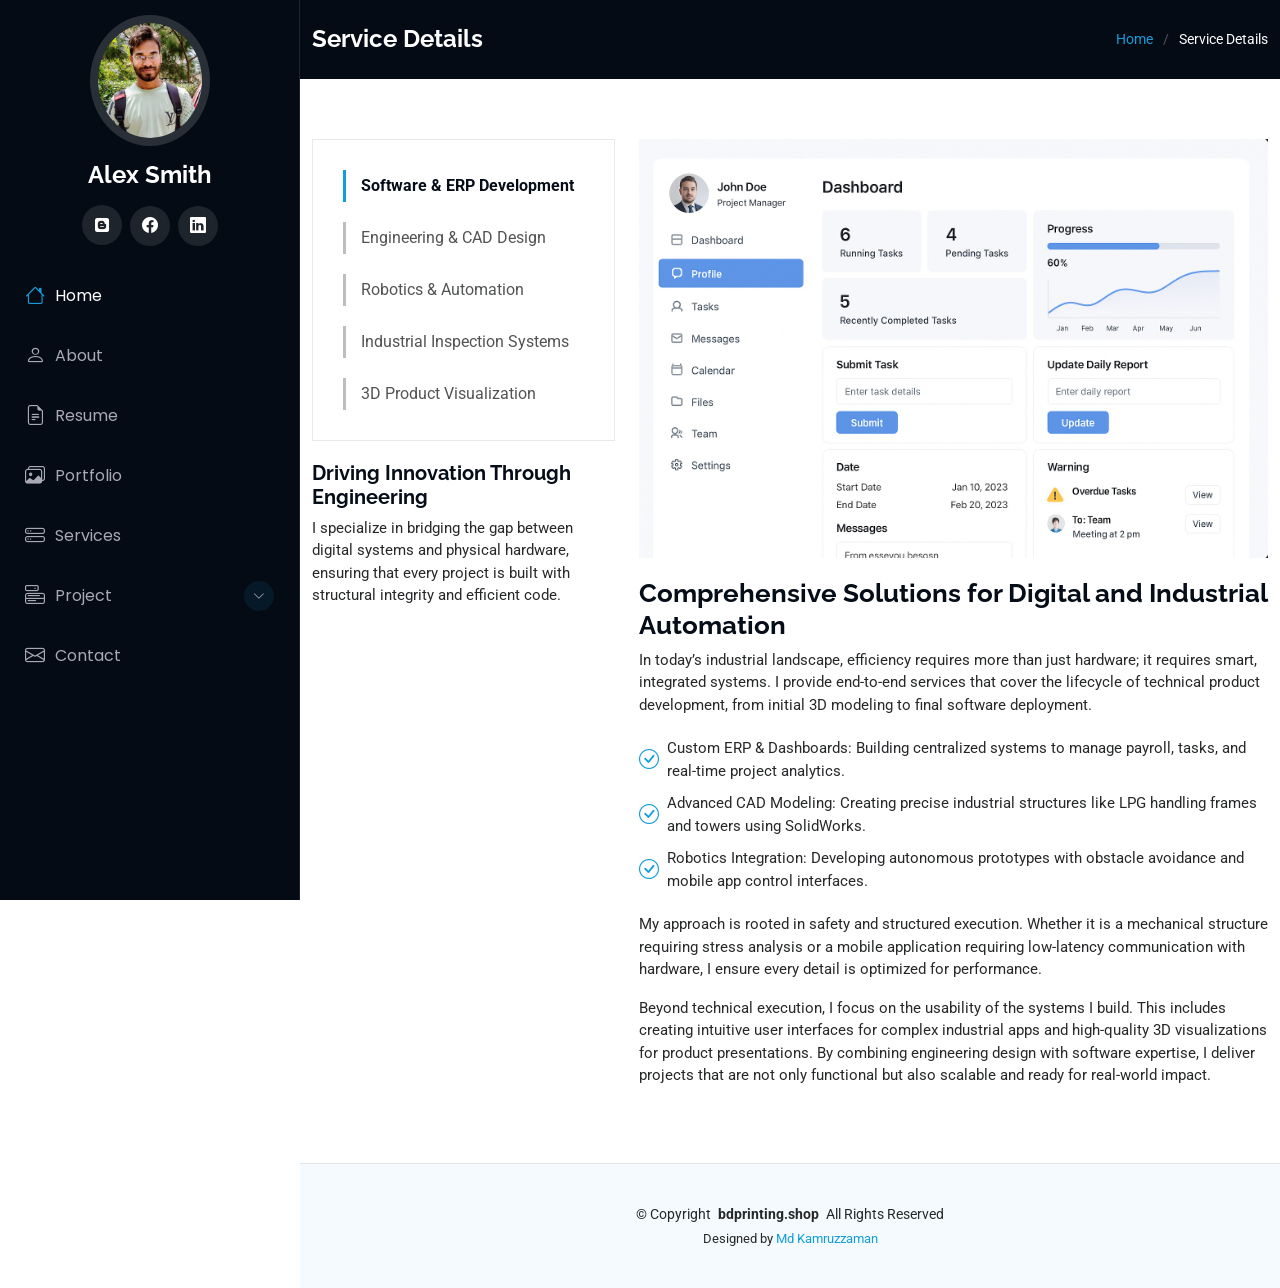
<file: service-details.html>
<!DOCTYPE html>
<html lang="en">

<head>
  <meta charset="utf-8">
  <meta content="width=device-width, initial-scale=1.0" name="viewport">
  <title>Md Kamruzzamman</title>
  <meta content="" name="description">
  <meta content="" name="keywords">

  <!-- Favicons -->
  <link href="assets/img/favicon.png" rel="icon">
  <link href="assets/img/apple-touch-icon.png" rel="apple-touch-icon">

  <!-- Fonts -->
  <link href="https://fonts.googleapis.com" rel="preconnect">
  <link href="https://fonts.gstatic.com" rel="preconnect" crossorigin>
  <link href="https://fonts.googleapis.com/css2?family=Roboto:ital,wght@0,100;0,300;0,400;0,500;0,700;0,900;1,100;1,300;1,400;1,500;1,700;1,900&family=Poppins:ital,wght@0,100;0,200;0,300;0,400;0,500;0,600;0,700;0,800;0,900;1,100;1,200;1,300;1,400;1,500;1,600;1,700;1,800;1,900&family=Raleway:ital,wght@0,100;0,200;0,300;0,400;0,500;0,600;0,700;0,800;0,900;1,100;1,200;1,300;1,400;1,500;1,600;1,700;1,800;1,900&display=swap" rel="stylesheet">

  <!-- Vendor CSS Files -->
  <link rel="stylesheet" href="https://cdnjs.cloudflare.com/ajax/libs/font-awesome/6.5.0/css/all.min.css">
  <link href="assets/vendor/bootstrap/css/bootstrap.min.css" rel="stylesheet">
  <link href="assets/vendor/bootstrap-icons/bootstrap-icons.css" rel="stylesheet">
  <link href="assets/vendor/aos/aos.css" rel="stylesheet">
  <link href="assets/vendor/glightbox/css/glightbox.min.css" rel="stylesheet">
  <link href="assets/vendor/swiper/swiper-bundle.min.css" rel="stylesheet">

  <!-- Main CSS File -->
  <link href="assets/css/main.css" rel="stylesheet">

  <!-- =======================================================
  * Template Name: iPortfolio
  * Template URL: https://bootstrapmade.com/iportfolio-bootstrap-portfolio-websites-template/
  * Updated: Jun 29 2024 with Bootstrap v5.3.3
  * Author: BootstrapMade.com
  * License: https://bootstrapmade.com/license/
  ======================================================== -->
</head>

<body class="service-details-page">

  <header id="header" class="header dark-background d-flex flex-column">
    <i class="header-toggle d-xl-none bi bi-list"></i>

    <div class="profile-img">
      <img src="assets/img/my-profile-img.jpg" alt="" class="img-fluid rounded-circle">
    </div>

    <a href="index.html" class="logo d-flex align-items-center justify-content-center">
      <!-- Uncomment the line below if you also wish to use an image logo -->
      <!-- <img src="assets/img/logo.png" alt=""> -->
      <h1 class="sitename">Alex Smith</h1>
    </a>

    <div class="social-links text-center">
      <a href="https://bdrobotech.blogspot.com/" class="blogger"><i class="fa-brands fa-blogger"></i></a>
      <a href="https://www.facebook.com/kamruzzman.ovi" class="facebook"><i class="bi bi-facebook"></i></a>
      <a href="https://www.linkedin.com/in/md-kamruzzaman-ovi/" class="linkedin"><i class="bi bi-linkedin"></i></a>
    </div>

    <nav id="navmenu" class="navmenu">
      <ul>
        <li><a href="#hero" class="active"><i class="bi bi-house navicon"></i>Home</a></li>
        <li><a href="#about"><i class="bi bi-person navicon"></i> About</a></li>
        <li><a href="#resume"><i class="bi bi-file-earmark-text navicon"></i> Resume</a></li>
        <li><a href="#portfolio"><i class="bi bi-images navicon"></i> Portfolio</a></li>
        <li><a href="#services"><i class="bi bi-hdd-stack navicon"></i> Services</a></li>
        <li class="dropdown"><a href="#"><i class="bi bi-menu-button navicon"></i> <span>Project</span> <i class="bi bi-chevron-down toggle-dropdown"></i></a>
          <ul>
            <li><a href="#">Robotics</a></li>
            <li><a href="#">Design and Drawing</a></li>
            <li><a href="#">Software and App</a></li>
              <li class="dropdown"><a href="#"><span>Download</span> <i class="bi bi-chevron-down toggle-dropdown"></i></a>
              <ul>
                <li><a href="https://drive.google.com/file/d/1uls5ouXe0LixzHevoCQiiZnk3B7ZIWEH/view?usp=sharing">Robot Control App</a></li>
                <li><a href="https://drive.google.com/file/d/1jymUlQOLLaKoOedmdS5Ps2eaW-3xPEEn/view?usp=sharing">Office Management </a></li>
              </ul>
            </li>
          </ul>
        </li>
        <li><a href="#contact"><i class="bi bi-envelope navicon"></i> Contact</a></li>
      </ul>
    </nav>

  </header>

  <main class="main">

    <!-- Page Title -->
    <div class="page-title dark-background">
      <div class="container d-lg-flex justify-content-between align-items-center">
        <h1 class="mb-2 mb-lg-0">Service Details</h1>
        <nav class="breadcrumbs">
          <ol>
            <li><a href="index.html">Home</a></li>
            <li class="current">Service Details</li>
          </ol>
        </nav>
      </div>
    </div><!-- End Page Title -->
<!-- End Page Title -->
   <section id="service-details" class="service-details section">

  <div class="container">

    <div class="row gy-4">

      <div class="col-lg-4" data-aos="fade-up" data-aos-delay="100">
        <div class="services-list">
          <a href="#" class="active">Software & ERP Development</a>
          <a href="#">Engineering & CAD Design</a>
          <a href="#">Robotics & Automation</a>
          <a href="#">Industrial Inspection Systems</a>
          <a href="#">3D Product Visualization</a>
        </div>

        <h4>Driving Innovation Through Engineering</h4>
        <p>I specialize in bridging the gap between digital systems and physical hardware, ensuring that every project is built with structural integrity and efficient code.</p>
      </div>

      <div class="col-lg-8" data-aos="fade-up" data-aos-delay="200">
        <img src="assets/img/portfolio/app-3.jpg" alt="ERP and Automation" class="img-fluid services-img">
        <h3>Comprehensive Solutions for Digital and Industrial Automation</h3>
        <p>
          In today’s industrial landscape, efficiency requires more than just hardware; it requires smart, integrated systems. I provide end-to-end services that cover the lifecycle of technical product development, from initial 3D modeling to final software deployment.
        </p>
        <ul>
          <li><i class="bi bi-check-circle"></i> <span>Custom ERP & Dashboards: Building centralized systems to manage payroll, tasks, and real-time project analytics.</span></li>
          <li><i class="bi bi-check-circle"></i> <span>Advanced CAD Modeling: Creating precise industrial structures like LPG handling frames and towers using SolidWorks.</span></li>
          <li><i class="bi bi-check-circle"></i> <span>Robotics Integration: Developing autonomous prototypes with obstacle avoidance and mobile app control interfaces.</span></li>
        </ul>
        <p>
          My approach is rooted in safety and structured execution. Whether it is a mechanical structure requiring stress analysis or a mobile application requiring low-latency communication with hardware, I ensure every detail is optimized for performance.
        </p>
        <p>
          Beyond technical execution, I focus on the usability of the systems I build. This includes creating intuitive user interfaces for complex industrial apps and high-quality 3D visualizations for product presentations. By combining engineering design with software expertise, I deliver projects that are not only functional but also scalable and ready for real-world impact.
        </p>
      </div>

    </div>

  </div>

</section>
  <!-- End Page Title -->

  </main>

  <footer id="footer" class="footer position-relative light-background">

    <div class="container">
      <div class="copyright text-center ">
        <p>© <span>Copyright</span> <strong class="px-1 sitename">bdprinting.shop</strong> <span>All Rights Reserved</span></p>
      </div>
      <div class="credits">
        <!-- All the links in the footer should remain intact. -->
        <!-- You can delete the links only if you've purchased the pro version. -->
        <!-- Licensing information: https://bootstrapmade.com/license/ -->
        <!-- Purchase the pro version with working PHP/AJAX contact form: [buy-url] -->
        Designed by <a href="https://bootstrapmade.com/">Md Kamruzzaman</a>
      </div>
    </div>

  </footer>

  <!-- Scroll Top -->
  <a href="#" id="scroll-top" class="scroll-top d-flex align-items-center justify-content-center"><i class="bi bi-arrow-up-short"></i></a>

  <!-- Preloader -->
  <div id="preloader"></div>

  <!-- Vendor JS Files -->
  <script src="assets/vendor/bootstrap/js/bootstrap.bundle.min.js"></script>
  <script src="assets/vendor/php-email-form/validate.js"></script>
  <script src="assets/vendor/aos/aos.js"></script>
  <script src="assets/vendor/typed.js/typed.umd.js"></script>
  <script src="assets/vendor/purecounter/purecounter_vanilla.js"></script>
  <script src="assets/vendor/waypoints/noframework.waypoints.js"></script>
  <script src="assets/vendor/glightbox/js/glightbox.min.js"></script>
  <script src="assets/vendor/imagesloaded/imagesloaded.pkgd.min.js"></script>
  <script src="assets/vendor/isotope-layout/isotope.pkgd.min.js"></script>
  <script src="assets/vendor/swiper/swiper-bundle.min.js"></script>

  <!-- Main JS File -->
  <script src="assets/js/main.js"></script>

</body>

</html>
</file>
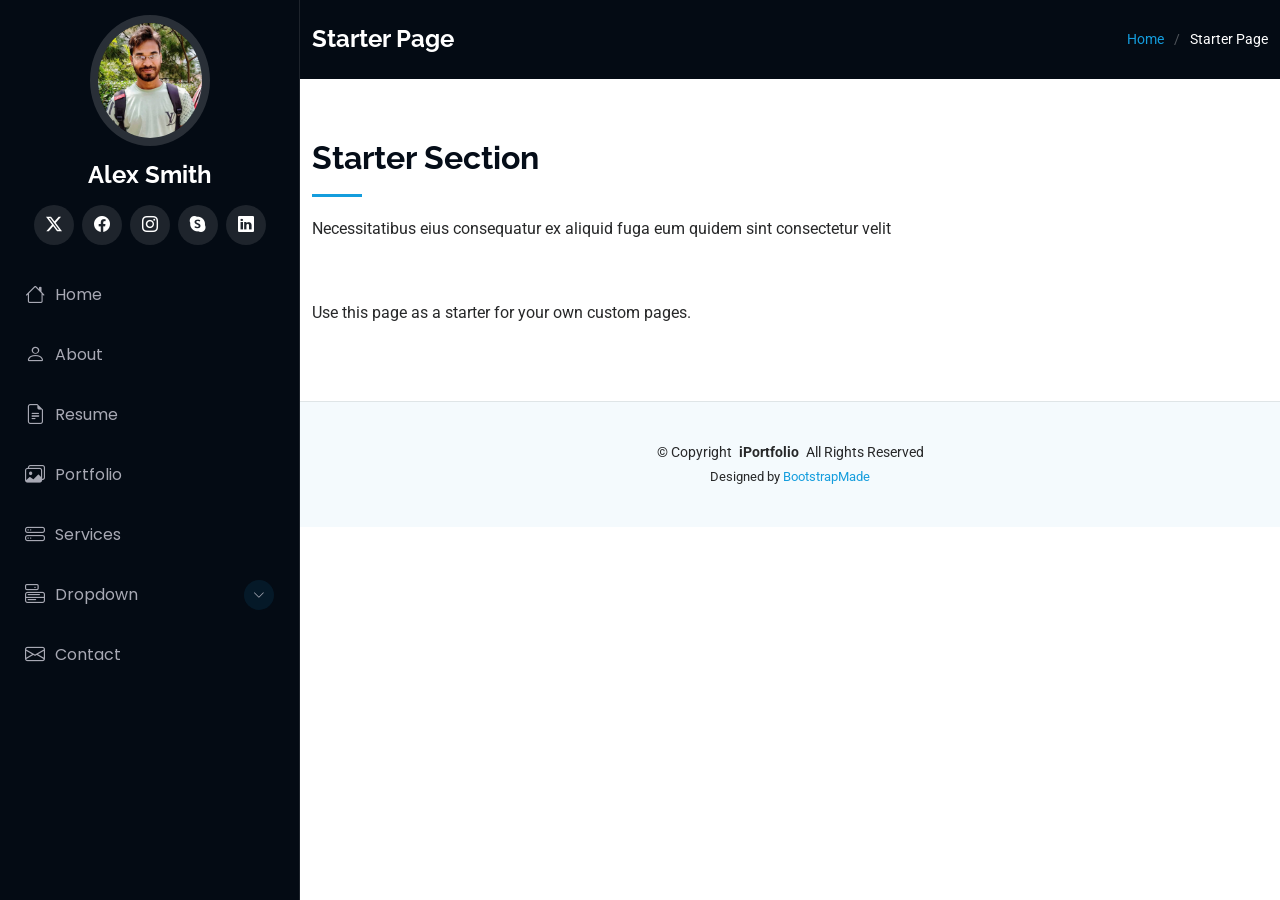
<file: starter-page.html>
<!DOCTYPE html>
<html lang="en">

<head>
  <meta charset="utf-8">
  <meta content="width=device-width, initial-scale=1.0" name="viewport">
  <title>Starter Page - iPortfolio Bootstrap Template</title>
  <meta content="" name="description">
  <meta content="" name="keywords">

  <!-- Favicons -->
  <link href="assets/img/favicon.png" rel="icon">
  <link href="assets/img/apple-touch-icon.png" rel="apple-touch-icon">

  <!-- Fonts -->
  <link href="https://fonts.googleapis.com" rel="preconnect">
  <link href="https://fonts.gstatic.com" rel="preconnect" crossorigin>
  <link href="https://fonts.googleapis.com/css2?family=Roboto:ital,wght@0,100;0,300;0,400;0,500;0,700;0,900;1,100;1,300;1,400;1,500;1,700;1,900&family=Poppins:ital,wght@0,100;0,200;0,300;0,400;0,500;0,600;0,700;0,800;0,900;1,100;1,200;1,300;1,400;1,500;1,600;1,700;1,800;1,900&family=Raleway:ital,wght@0,100;0,200;0,300;0,400;0,500;0,600;0,700;0,800;0,900;1,100;1,200;1,300;1,400;1,500;1,600;1,700;1,800;1,900&display=swap" rel="stylesheet">

  <!-- Vendor CSS Files -->
  <link href="assets/vendor/bootstrap/css/bootstrap.min.css" rel="stylesheet">
  <link href="assets/vendor/bootstrap-icons/bootstrap-icons.css" rel="stylesheet">
  <link href="assets/vendor/aos/aos.css" rel="stylesheet">
  <link href="assets/vendor/glightbox/css/glightbox.min.css" rel="stylesheet">
  <link href="assets/vendor/swiper/swiper-bundle.min.css" rel="stylesheet">

  <!-- Main CSS File -->
  <link href="assets/css/main.css" rel="stylesheet">

  <!-- =======================================================
  * Template Name: iPortfolio
  * Template URL: https://bootstrapmade.com/iportfolio-bootstrap-portfolio-websites-template/
  * Updated: Jun 29 2024 with Bootstrap v5.3.3
  * Author: BootstrapMade.com
  * License: https://bootstrapmade.com/license/
  ======================================================== -->
</head>

<body class="starter-page-page">

  <header id="header" class="header dark-background d-flex flex-column">
    <i class="header-toggle d-xl-none bi bi-list"></i>

    <div class="profile-img">
      <img src="assets/img/my-profile-img.jpg" alt="" class="img-fluid rounded-circle">
    </div>

    <a href="index.html" class="logo d-flex align-items-center justify-content-center">
      <!-- Uncomment the line below if you also wish to use an image logo -->
      <!-- <img src="assets/img/logo.png" alt=""> -->
      <h1 class="sitename">Alex Smith</h1>
    </a>

    <div class="social-links text-center">
      <a href="#" class="twitter"><i class="bi bi-twitter-x"></i></a>
      <a href="#" class="facebook"><i class="bi bi-facebook"></i></a>
      <a href="#" class="instagram"><i class="bi bi-instagram"></i></a>
      <a href="#" class="google-plus"><i class="bi bi-skype"></i></a>
      <a href="#" class="linkedin"><i class="bi bi-linkedin"></i></a>
    </div>

    <nav id="navmenu" class="navmenu">
      <ul>
        <li><a href="#hero"><i class="bi bi-house navicon"></i>Home</a></li>
        <li><a href="#about"><i class="bi bi-person navicon"></i> About</a></li>
        <li><a href="#resume"><i class="bi bi-file-earmark-text navicon"></i> Resume</a></li>
        <li><a href="#portfolio"><i class="bi bi-images navicon"></i> Portfolio</a></li>
        <li><a href="#services"><i class="bi bi-hdd-stack navicon"></i> Services</a></li>
        <li class="dropdown"><a href="#"><i class="bi bi-menu-button navicon"></i> <span>Dropdown</span> <i class="bi bi-chevron-down toggle-dropdown"></i></a>
          <ul>
            <li><a href="#">Dropdown 1</a></li>
            <li class="dropdown"><a href="#"><span>Deep Dropdown</span> <i class="bi bi-chevron-down toggle-dropdown"></i></a>
              <ul>
                <li><a href="#">Deep Dropdown 1</a></li>
                <li><a href="#">Deep Dropdown 2</a></li>
                <li><a href="#">Deep Dropdown 3</a></li>
                <li><a href="#">Deep Dropdown 4</a></li>
                <li><a href="#">Deep Dropdown 5</a></li>
              </ul>
            </li>
            <li><a href="#">Dropdown 2</a></li>
            <li><a href="#">Dropdown 3</a></li>
            <li><a href="#">Dropdown 4</a></li>
          </ul>
        </li>
        <li><a href="#contact"><i class="bi bi-envelope navicon"></i> Contact</a></li>
      </ul>
    </nav>

  </header>

  <main class="main">

    <!-- Page Title -->
    <div class="page-title dark-background">
      <div class="container d-lg-flex justify-content-between align-items-center">
        <h1 class="mb-2 mb-lg-0">Starter Page</h1>
        <nav class="breadcrumbs">
          <ol>
            <li><a href="index.html">Home</a></li>
            <li class="current">Starter Page</li>
          </ol>
        </nav>
      </div>
    </div><!-- End Page Title -->

    <!-- Starter Section Section -->
    <section id="starter-section" class="starter-section section">

      <!-- Section Title -->
      <div class="container section-title" data-aos="fade-up">
        <h2>Starter Section</h2>
        <p>Necessitatibus eius consequatur ex aliquid fuga eum quidem sint consectetur velit</p>
      </div><!-- End Section Title -->

      <div class="container" data-aos="fade-up">
        <p>Use this page as a starter for your own custom pages.</p>
      </div>

    </section><!-- /Starter Section Section -->

  </main>

  <footer id="footer" class="footer position-relative light-background">

    <div class="container">
      <div class="copyright text-center ">
        <p>© <span>Copyright</span> <strong class="px-1 sitename">iPortfolio</strong> <span>All Rights Reserved</span></p>
      </div>
      <div class="credits">
        <!-- All the links in the footer should remain intact. -->
        <!-- You can delete the links only if you've purchased the pro version. -->
        <!-- Licensing information: https://bootstrapmade.com/license/ -->
        <!-- Purchase the pro version with working PHP/AJAX contact form: [buy-url] -->
        Designed by <a href="https://bootstrapmade.com/">BootstrapMade</a>
      </div>
    </div>

  </footer>

  <!-- Scroll Top -->
  <a href="#" id="scroll-top" class="scroll-top d-flex align-items-center justify-content-center"><i class="bi bi-arrow-up-short"></i></a>

  <!-- Preloader -->
  <div id="preloader"></div>

  <!-- Vendor JS Files -->
  <script src="assets/vendor/bootstrap/js/bootstrap.bundle.min.js"></script>
  <script src="assets/vendor/php-email-form/validate.js"></script>
  <script src="assets/vendor/aos/aos.js"></script>
  <script src="assets/vendor/typed.js/typed.umd.js"></script>
  <script src="assets/vendor/purecounter/purecounter_vanilla.js"></script>
  <script src="assets/vendor/waypoints/noframework.waypoints.js"></script>
  <script src="assets/vendor/glightbox/js/glightbox.min.js"></script>
  <script src="assets/vendor/imagesloaded/imagesloaded.pkgd.min.js"></script>
  <script src="assets/vendor/isotope-layout/isotope.pkgd.min.js"></script>
  <script src="assets/vendor/swiper/swiper-bundle.min.js"></script>

  <!-- Main JS File -->
  <script src="assets/js/main.js"></script>

</body>

</html>
</file>
<file: assets/css/main.css>
/**
* Template Name: iPortfolio
* Template URL: https://bootstrapmade.com/iportfolio-bootstrap-portfolio-websites-template/
* Updated: Jun 29 2024 with Bootstrap v5.3.3
* Author: BootstrapMade.com
* License: https://bootstrapmade.com/license/
*/

/*--------------------------------------------------------------
# Font & Color Variables
# Help: https://bootstrapmade.com/color-system/
--------------------------------------------------------------*/
/* Fonts */
:root {
  --default-font: "Roboto",  system-ui, -apple-system, "Segoe UI", Roboto, "Helvetica Neue", Arial, "Noto Sans", "Liberation Sans", sans-serif, "Apple Color Emoji", "Segoe UI Emoji", "Segoe UI Symbol", "Noto Color Emoji";
  --heading-font: "Raleway",  sans-serif;
  --nav-font: "Poppins",  sans-serif;
}

/* Global Colors - The following color variables are used throughout the website. Updating them here will change the color scheme of the entire website */
:root { 
  --background-color: #ffffff; /* Background color for the entire website, including individual sections */
  --default-color: #272829; /* Default color used for the majority of the text content across the entire website */
  --heading-color: #050d18; /* Color for headings, subheadings and title throughout the website */
  --accent-color: #149ddd; /* Accent color that represents your brand on the website. It's used for buttons, links, and other elements that need to stand out */
  --surface-color: #ffffff; /* The surface color is used as a background of boxed elements within sections, such as cards, icon boxes, or other elements that require a visual separation from the global background. */
  --contrast-color: #ffffff; /* Contrast color for text, ensuring readability against backgrounds of accent, heading, or default colors. */
}

/* Nav Menu Colors - The following color variables are used specifically for the navigation menu. They are separate from the global colors to allow for more customization options */
:root {
  --nav-color: #a8a9b4;  /* The default color of the main navmenu links */
  --nav-hover-color: #ffffff; /* Applied to main navmenu links when they are hovered over or active */
  --nav-mobile-background-color: #040b14; /* Used as the background color for mobile navigation menu */
  --nav-dropdown-background-color: #040b14; /* Used as the background color for dropdown items that appear when hovering over primary navigation items */
  --nav-dropdown-color: #a8a9b4; /* Used for navigation links of the dropdown items in the navigation menu. */
  --nav-dropdown-hover-color: #ffffff; /* Similar to --nav-hover-color, this color is applied to dropdown navigation links when they are hovered over. */
}

/* Color Presets - These classes override global colors when applied to any section or element, providing reuse of the sam color scheme. */

.light-background {
  --background-color: #f4fafd;
  --surface-color: #ffffff;
}

.dark-background {
  --background-color: #040b14;
  --default-color: #ffffff;
  --heading-color: #ffffff;
  --surface-color: #151f2b;
  --contrast-color: #ffffff;
}

/* Smooth scroll */
:root {
  scroll-behavior: smooth;
}

/*--------------------------------------------------------------
# General Styling & Shared Classes
--------------------------------------------------------------*/
body {
  color: var(--default-color);
  background-color: var(--background-color);
  font-family: var(--default-font);
}

a {
  color: var(--accent-color);
  text-decoration: none;
  transition: 0.3s;
}

a:hover {
  color: color-mix(in srgb, var(--accent-color), transparent 25%);
  text-decoration: none;
}

h1,
h2,
h3,
h4,
h5,
h6 {
  color: var(--heading-color);
  font-family: var(--heading-font);
}

/* PHP Email Form Messages
------------------------------*/
.php-email-form .error-message {
  display: none;
  background: #df1529;
  color: #ffffff;
  text-align: left;
  padding: 15px;
  margin-bottom: 24px;
  font-weight: 600;
}

.php-email-form .sent-message {
  display: none;
  color: #ffffff;
  background: #059652;
  text-align: center;
  padding: 15px;
  margin-bottom: 24px;
  font-weight: 600;
}

.php-email-form .loading {
  display: none;
  background: var(--surface-color);
  text-align: center;
  padding: 15px;
  margin-bottom: 24px;
}

.php-email-form .loading:before {
  content: "";
  display: inline-block;
  border-radius: 50%;
  width: 24px;
  height: 24px;
  margin: 0 10px -6px 0;
  border: 3px solid var(--accent-color);
  border-top-color: var(--surface-color);
  animation: php-email-form-loading 1s linear infinite;
}

@keyframes php-email-form-loading {
  0% {
    transform: rotate(0deg);
  }

  100% {
    transform: rotate(360deg);
  }
}

/*--------------------------------------------------------------
# Global Header
--------------------------------------------------------------*/
.header {
  color: var(--default-color);
  background-color: var(--background-color);
  position: fixed;
  top: 0;
  left: 0;
  bottom: 0;
  padding: 0 15px;
  width: 300px;
  transition: all ease-in-out 0.3s;
  overflow-y: auto;
  z-index: 997;
  border-right: 1px solid color-mix(in srgb, var(--default-color), transparent 90%);
}

.header .profile-img img {
  margin: 15px auto;
  display: block;
  width: 120px;
  border: 8px solid color-mix(in srgb, var(--default-color), transparent 85%);
}

.header .logo {
  line-height: 1;
  margin-bottom: 15px;
}

.header .logo img {
  max-height: 32px;
  margin-right: 8px;
}

.header .logo h1 {
  font-size: 24px;
  margin: 0;
  font-weight: 700;
  color: var(--heading-color);
}

.header .social-links {
  margin: 0 0 20px 0;
}

.header .social-links a {
  font-size: 16px;
  display: inline-flex;
  align-items: center;
  justify-content: center;
  background: color-mix(in srgb, var(--default-color), transparent 90%);
  color: var(--default-color);
  margin: 0 2px;
  border-radius: 50%;
  text-align: center;
  width: 40px;
  height: 40px;
  transition: 0.3s;
}

.header .social-links a:hover {
  color: var(--contrast-color);
  background: var(--accent-color);
}

@media (min-width: 1200px) {

  .header~main,
  .header~#footer {
    margin-left: 300px;
  }
}

@media (max-width: 1199px) {
  .header {
    left: -100%;
  }
}

.header.header-show {
  left: 0;
}

.header .header-toggle {
  color: var(--contrast-color);
  background-color: var(--accent-color);
  font-size: 22px;
  display: flex;
  align-items: center;
  justify-content: center;
  width: 40px;
  height: 40px;
  border-radius: 50%;
  cursor: pointer;
  position: fixed;
  top: 15px;
  right: 15px;
  z-index: 9999;
  transition: background-color 0.3s;
}

.header .header-toggle:hover {
  color: var(--contrast-color);
  background-color: color-mix(in srgb, var(--accent-color) 90%, white 15%);
}

/*--------------------------------------------------------------
# Navigation Menu
--------------------------------------------------------------*/
.mobile-nav-toggle {
  display: none;
}

.navmenu {
  padding: 0;
  z-index: 9997;
}

.navmenu ul {
  list-style: none;
  padding: 0 0 20px 0;
  margin: 0;
}

.navmenu a,
.navmenu a:focus {
  color: var(--nav-color);
  padding: 15px 10px;
  font-family: var(--nav-font);
  font-size: 16px;
  font-weight: 400;
  display: flex;
  align-items: center;
  white-space: nowrap;
  transition: 0.3s;
  width: 100%;
}

.navmenu a .navicon,
.navmenu a:focus .navicon {
  font-size: 20px;
  margin-right: 10px;
}

.navmenu a .toggle-dropdown,
.navmenu a:focus .toggle-dropdown {
  font-size: 12px;
  line-height: 0;
  margin-left: auto;
  width: 30px;
  height: 30px;
  display: flex;
  align-items: center;
  justify-content: center;
  border-radius: 50%;
  transition: 0.3s;
  flex-shrink: 0;
  background-color: color-mix(in srgb, var(--accent-color), transparent 90%);
}

.navmenu a .toggle-dropdown:hover,
.navmenu a:focus .toggle-dropdown:hover {
  background-color: var(--accent-color);
  color: var(--contrast-color);
}

.navmenu a:hover,
.navmenu .active,
.navmenu .active:focus {
  color: var(--nav-hover-color);
}

.navmenu a:hover .navicon,
.navmenu .active .navicon,
.navmenu .active:focus .navicon {
  color: var(--accent-color);
}

.navmenu .active .toggle-dropdown,
.navmenu .active:focus .toggle-dropdown {
  background-color: var(--accent-color);
  color: var(--contrast-color);
  transform: rotate(180deg);
}

.navmenu .dropdown {
  display: block;
}

.navmenu .dropdown a,
.navmenu .dropdown a:focus {
  color: --nav-dropdown-color;
}

.navmenu .dropdown a:hover,
.navmenu .dropdown .active,
.navmenu .dropdown .active:focus {
  color: var(--nav-dropdown-hover-color);
}

.navmenu .dropdown ul {
  position: static;
  display: none;
  z-index: 99;
  padding: 5px 10px;
  margin: 5px 10px;
  background-color: var(--nav-dropdown-background-color);
  border: 1px solid color-mix(in srgb, var(--default-color), transparent 90%);
  box-shadow: none;
  transition: all 0.5s ease-in-out;
}

.navmenu .dropdown ul ul {
  background-color: rgba(33, 37, 41, 0.1);
}

.navmenu .dropdown>.dropdown-active {
  display: block;
  background-color: rgba(33, 37, 41, 0.03);
}

/* Container positioned Middle Right */
.floating-wrapper {
  position: fixed;
  right: 0;
  top: 50%;
  transform: translateY(-50%);
  z-index: 9999;
  display: flex;
  align-items: center;
  justify-content: flex-end;
}

/* The Half-Circle Shape */
.half-circle-trigger {
  width: 40px;
  height: 80px;
  background: #333;
  color: white;
  border-radius: 50px 0 0 50px; /* Creates the half-circle */
  display: flex;
  align-items: center;
  justify-content: center;
  cursor: pointer;
  transition: all 0.3s ease;
  box-shadow: -2px 0 10px rgba(0,0,0,0.2);
  z-index: 10;
}

.half-circle-trigger span {
  writing-mode: vertical-rl;
  text-orientation: mixed;
  font-size: 10px;
  font-weight: bold;
}

/* Hide buttons by default behind the trigger */
.floating-download {
  position: absolute;
  right: -150px; /* Hide off-screen to the right */
  display: flex;
  flex-direction: column;
  gap: 8px;
  transition: all 0.4s cubic-bezier(0.175, 0.885, 0.32, 1.275);
  opacity: 0;
  pointer-events: none;
}

/* Base Button Styles (Your originals updated) */
.float-btn {
  display: inline-flex;
  align-items: center;
  white-space: nowrap;
  padding: 8px 15px;
  font-size: 13px;
  font-weight: 600;
  border-radius: 20px;
  text-decoration: none;
  color: #fff;
  box-shadow: 0 4px 10px rgba(0,0,0,0.25);
  transition: transform 0.2s ease;
}

/* Hover over Wrapper to show buttons */
.floating-wrapper:hover .floating-download {
  right: 50px; /* Slide them out to the left of the trigger */
  opacity: 1;
  pointer-events: auto;
}

.floating-wrapper:hover .half-circle-trigger {
  background: #000;
  width: 50px;
}

/* Colors from your original code */
.float-btn.om { background: #198754; }
.float-btn.om-video { background: #20c997; }
.float-btn.robot { background: #dc3545; }
.float-btn.robot-video { background: #ff6b6b; }

.float-btn:hover { transform: scale(1.05); }

/* Mobile Adjustments */
@media (max-width: 600px) {
  .floating-wrapper:hover .floating-download {
    right: 45px;
  }
}



/*--------------------------------------------------------------
# Global Footer
--------------------------------------------------------------*/
.footer {
  color: var(--default-color);
  background-color: var(--background-color);
  font-size: 14px;
  padding: 40px 0;
  position: relative;
  border-top: 1px solid color-mix(in srgb, var(--default-color), transparent 90%);
}

.footer .copyright p {
  margin-bottom: 0;
}

.footer .credits {
  margin-top: 4px;
  font-size: 13px;
  text-align: center;
}

/*--------------------------------------------------------------
# Preloader
--------------------------------------------------------------*/
#preloader {
  position: fixed;
  inset: 0;
  z-index: 999999;
  overflow: hidden;
  background: var(--background-color);
  transition: all 0.6s ease-out;
}

#preloader:before {
  content: "";
  position: fixed;
  top: calc(50% - 30px);
  left: calc(50% - 30px);
  border: 6px solid #ffffff;
  border-color: var(--accent-color) transparent var(--accent-color) transparent;
  border-radius: 50%;
  width: 60px;
  height: 60px;
  animation: animate-preloader 1.5s linear infinite;
}

@keyframes animate-preloader {
  0% {
    transform: rotate(0deg);
  }

  100% {
    transform: rotate(360deg);
  }
}
/*--------------------------------------------------------------
# Download Button
--------------------------------------------------------------*/
.cv-download {
    position: fixed;
    right: 20px;
    bottom: 70px;
    background: #007bff;
    padding: 12px 20px;
    border-radius: 8px;
    z-index: 9999;
}

.cv-download a {
    color: #fff;
    text-decoration: none;
    font-weight: 600;
}

.cv-download:hover {
    background: #0056b3;
}

/*--------------------------------------------------------------
# Scroll Top Button
--------------------------------------------------------------*/
.scroll-top {
  position: fixed;
  visibility: hidden;
  opacity: 0;
  right: 15px;
  bottom: -15px;
  z-index: 99999;
  background-color: var(--accent-color);
  width: 44px;
  height: 44px;
  border-radius: 50px;
  transition: all 0.4s;
}

.scroll-top i {
  font-size: 24px;
  color: var(--contrast-color);
  line-height: 0;
}

.scroll-top:hover {
  background-color: color-mix(in srgb, var(--accent-color), transparent 20%);
  color: var(--contrast-color);
}

.scroll-top.active {
  visibility: visible;
  opacity: 1;
  bottom: 15px;
}

/*--------------------------------------------------------------
# Disable aos animation delay on mobile devices
--------------------------------------------------------------*/
@media screen and (max-width: 768px) {
  [data-aos-delay] {
    transition-delay: 0 !important;
  }
}

/*--------------------------------------------------------------
# Global Page Titles & Breadcrumbs
--------------------------------------------------------------*/
.page-title {
  color: var(--default-color);
  background-color: var(--background-color);
  padding: 25px 0;
  position: relative;
}

.page-title h1 {
  font-size: 24px;
  font-weight: 700;
}

.page-title .breadcrumbs ol {
  display: flex;
  flex-wrap: wrap;
  list-style: none;
  padding: 0;
  margin: 0;
  font-size: 14px;
  font-weight: 400;
}

.page-title .breadcrumbs ol li+li {
  padding-left: 10px;
}

.page-title .breadcrumbs ol li+li::before {
  content: "/";
  display: inline-block;
  padding-right: 10px;
  color: color-mix(in srgb, var(--default-color), transparent 70%);
}

/*--------------------------------------------------------------
# Global Sections
--------------------------------------------------------------*/
section,
.section {
  color: var(--default-color);
  background-color: var(--background-color);
  padding: 60px 0;
  overflow: clip;
}

/*--------------------------------------------------------------
# Global Section Titles
--------------------------------------------------------------*/
.section-title {
  padding-bottom: 60px;
  position: relative;
}

.section-title h2 {
  font-size: 32px;
  font-weight: 700;
  margin-bottom: 20px;
  padding-bottom: 20px;
  position: relative;
}

.section-title h2:after {
  content: "";
  position: absolute;
  display: block;
  width: 50px;
  height: 3px;
  background: var(--accent-color);
  left: 0;
  bottom: 0;
}

.section-title p {
  margin-bottom: 0;
}

/*--------------------------------------------------------------
# Hero Section
--------------------------------------------------------------*/
.hero {
  width: 100%;
  min-height: 100vh;
  position: relative;
  padding: 80px 0;
  display: flex;
  align-items: center;
  justify-content: center;
}

.hero img {
  position: absolute;
  inset: 0;
  display: block;
  width: 100%;
  height: 100%;
  object-fit: cover;
  z-index: 1;
}

.hero:before {
  content: "";
  background: color-mix(in srgb, var(--background-color), transparent 70%);
  position: absolute;
  inset: 0;
  z-index: 2;
}

.hero .container {
  position: relative;
  z-index: 3;
}

.hero h2 {
  margin: 0;
  font-size: 64px;
  font-weight: 700;
}

.hero p {
  margin: 5px 0 0 0;
  font-size: 26px;
}

.hero p span {
  letter-spacing: 1px;
  border-bottom: 2px solid var(--accent-color);
}

.hero .social-links {
  margin-top: 25px;
}

.hero .social-links a {
  font-size: 24px;
  display: inline-block;
  color: color-mix(in srgb, var(--default-color), transparent 50%);
  line-height: 1;
  margin-right: 20px;
  transition: 0.3s;
}

.hero .social-links a:hover {
  color: var(--accent-color);
}

@media (max-width: 768px) {
  .hero h2 {
    font-size: 32px;
  }

  .hero p {
    font-size: 20px;
  }
}

/*--------------------------------------------------------------
# About Section
--------------------------------------------------------------*/
.about .content h2 {
  font-weight: 700;
  font-size: 24px;
}

.about .content ul {
  list-style: none;
  padding: 0;
}

.about .content ul li {
  margin-bottom: 20px;
  display: flex;
  align-items: center;
}

.about .content ul strong {
  margin-right: 10px;
}

.about .content ul i {
  font-size: 16px;
  margin-right: 5px;
  color: var(--accent-color);
  line-height: 0;
}

/*--------------------------------------------------------------
# Stats Section
--------------------------------------------------------------*/
.stats .stats-item {
  padding: 30px;
  width: 100%;
}

.stats .stats-item i {
  color: var(--accent-color);
  display: block;
  font-size: 44px;
  float: left;
  line-height: 0;
}

.stats .stats-item .purecounter {
  color: var(--heading-color);
  font-size: 48px;
  line-height: 40px;
  display: block;
  font-weight: 700;
  margin-left: 60px;
}

.stats .stats-item p {
  color: color-mix(in srgb, var(--default-color), transparent 40%);
  padding: 15px 0 0 0;
  margin: 0 0 0 60px;
  font-family: var(--heading-font);
  font-size: 14px;
}

/*--------------------------------------------------------------
# Skills Section
--------------------------------------------------------------*/
.skills .progress {
  height: 60px;
  display: block;
  background: none;
  border-radius: 0;
}

.skills .progress .skill {
  color: var(--heading-color);
  padding: 0;
  margin: 0 0 6px 0;
  text-transform: uppercase;
  display: block;
  font-weight: 600;
  font-family: var(--heading-font);
}

.skills .progress .skill .val {
  float: right;
  font-style: normal;
}

.skills .progress-bar-wrap {
  background: color-mix(in srgb, var(--default-color), transparent 90%);
  height: 10px;
}

.skills .progress-bar {
  width: 1px;
  height: 10px;
  transition: 0.9s;
  background-color: var(--accent-color);
}

/*--------------------------------------------------------------
# Resume Section
--------------------------------------------------------------*/
.resume .resume-title {
  color: var(--heading-color);
  font-size: 26px;
  font-weight: 700;
  margin-top: 20px;
  margin-bottom: 20px;
}

.resume .resume-item {
  padding: 0 0 20px 20px;
  margin-top: -2px;
  border-left: 2px solid var(--accent-color);
  position: relative;
}

.resume .resume-item h4 {
  line-height: 18px;
  font-size: 18px;
  font-weight: 600;
  text-transform: uppercase;
  color: color-mix(in srgb, var(--default-color), transparent 20%);
  margin-bottom: 10px;
}

.resume .resume-item h5 {
  font-size: 16px;
  padding: 5px 15px;
  display: inline-block;
  font-weight: 600;
  margin-bottom: 10px;
}

.resume .resume-item ul {
  padding-left: 20px;
}

.resume .resume-item ul li {
  padding-bottom: 10px;
}

.resume .resume-item:last-child {
  padding-bottom: 0;
}

.resume .resume-item::before {
  content: "";
  position: absolute;
  width: 16px;
  height: 16px;
  border-radius: 50px;
  left: -9px;
  top: 0;
  background: var(--background-color);
  border: 2px solid var(--accent-color);
}

/*--------------------------------------------------------------
# Portfolio Section
--------------------------------------------------------------*/
.portfolio .portfolio-filters {
  padding: 0;
  margin: 0 auto 20px auto;
  list-style: none;
  text-align: center;
}

.portfolio .portfolio-filters li {
  cursor: pointer;
  display: inline-block;
  padding: 0;
  font-size: 14px;
  font-weight: 400;
  margin: 0 10px;
  line-height: 1;
  text-transform: uppercase;
  margin-bottom: 10px;
  transition: all 0.3s ease-in-out;
}

.portfolio .portfolio-filters li:hover,
.portfolio .portfolio-filters li.filter-active {
  color: var(--accent-color);
}

.portfolio .portfolio-filters li:first-child {
  margin-left: 0;
}

.portfolio .portfolio-filters li:last-child {
  margin-right: 0;
}

@media (max-width: 575px) {
  .portfolio .portfolio-filters li {
    font-size: 14px;
    margin: 0 5px;
  }
}

.portfolio .portfolio-content {
  position: relative;
  overflow: hidden;
}

.portfolio .portfolio-content img {
  transition: 0.3s;
}

.portfolio .portfolio-content .portfolio-info {
  opacity: 0;
  position: absolute;
  inset: 0;
  z-index: 3;
  transition: all ease-in-out 0.3s;
  background: rgba(0, 0, 0, 0.6);
  padding: 15px;
}

.portfolio .portfolio-content .portfolio-info h4 {
  font-size: 14px;
  padding: 5px 10px;
  font-weight: 400;
  color: #ffffff;
  display: inline-block;
  background-color: var(--accent-color);
}

.portfolio .portfolio-content .portfolio-info p {
  position: absolute;
  bottom: 10px;
  text-align: center;
  display: inline-block;
  left: 0;
  right: 0;
  font-size: 16px;
  font-weight: 600;
  color: rgba(255, 255, 255, 0.8);
}

.portfolio .portfolio-content .portfolio-info .preview-link,
.portfolio .portfolio-content .portfolio-info .details-link {
  position: absolute;
  left: calc(50% - 40px);
  font-size: 26px;
  top: calc(50% - 14px);
  color: #fff;
  transition: 0.3s;
  line-height: 1.2;
}

.portfolio .portfolio-content .portfolio-info .preview-link:hover,
.portfolio .portfolio-content .portfolio-info .details-link:hover {
  color: var(--accent-color);
}

.portfolio .portfolio-content .portfolio-info .details-link {
  left: 50%;
  font-size: 34px;
  line-height: 0;
}

.portfolio .portfolio-content:hover .portfolio-info {
  opacity: 1;
}

.portfolio .portfolio-content:hover img {
  transform: scale(1.1);
}

/*--------------------------------------------------------------
# Services Section
--------------------------------------------------------------*/
.services .service-item {
  position: relative;
}

.services .service-item .icon {
  background: var(--accent-color);
  display: flex;
  align-items: center;
  justify-content: center;
  width: 54px;
  height: 54px;
  border-radius: 50%;
  transition: 0.5s;
  border: 1px solid var(--accent-color);
  margin-right: 20px;
}

.services .service-item .icon i {
  color: var(--contrast-color);
  font-size: 24px;
  line-height: 0;
}

.services .service-item:hover .icon {
  background: var(--surface-color);
}

.services .service-item:hover .icon i {
  color: var(--accent-color);
}

.services .service-item .title {
  font-weight: 700;
  margin-bottom: 15px;
  font-size: 18px;
}

.services .service-item .title a {
  color: var(--heading-color);
}

.services .service-item .title a:hover {
  color: var(--accent-color);
}

.services .service-item .description {
  line-height: 24px;
  font-size: 14px;
}

/*--------------------------------------------------------------
# Testimonials Section
--------------------------------------------------------------*/
.testimonials .testimonials-carousel,
.testimonials .testimonials-slider {
  overflow: hidden;
}

.testimonials .testimonial-item {
  box-sizing: content-box;
  text-align: center;
  min-height: 320px;
}

.testimonials .testimonial-item .testimonial-img {
  width: 90px;
  border-radius: 50%;
  margin: 0 auto;
}

.testimonials .testimonial-item h3 {
  font-size: 18px;
  font-weight: bold;
  margin: 10px 0 5px 0;
}

.testimonials .testimonial-item h4 {
  font-size: 14px;
  color: color-mix(in srgb, var(--default-color), transparent 20%);
  margin: 0;
}

.testimonials .testimonial-item .quote-icon-left,
.testimonials .testimonial-item .quote-icon-right {
  color: color-mix(in srgb, var(--accent-color), transparent 40%);
  font-size: 26px;
  line-height: 0;
}

.testimonials .testimonial-item .quote-icon-left {
  display: inline-block;
  left: -5px;
  position: relative;
}

.testimonials .testimonial-item .quote-icon-right {
  display: inline-block;
  right: -5px;
  position: relative;
  top: 10px;
  transform: scale(-1, -1);
}

.testimonials .testimonial-item p {
  font-style: italic;
  margin: 0 15px 15px 15px;
  padding: 20px;
  background-color: var(--surface-color);
  position: relative;
  margin-bottom: 35px;
  border-radius: 6px;
  box-shadow: 0px 2px 15px rgba(0, 0, 0, 0.1);
}

.testimonials .testimonial-item p::after {
  content: "";
  width: 0;
  height: 0;
  border-top: 20px solid var(--surface-color);
  border-right: 20px solid transparent;
  border-left: 20px solid transparent;
  position: absolute;
  bottom: -20px;
  left: calc(50% - 20px);
}

.testimonials .swiper-wrapper {
  height: auto;
}

.testimonials .swiper-pagination {
  margin-top: 40px;
  position: relative;
}

.testimonials .swiper-pagination .swiper-pagination-bullet {
  width: 12px;
  height: 12px;
  background-color: var(--background-color);
  opacity: 1;
  border: 1px solid var(--accent-color);
}

.testimonials .swiper-pagination .swiper-pagination-bullet-active {
  background-color: var(--accent-color);
}

/*--------------------------------------------------------------
# Contact Section
--------------------------------------------------------------*/
.contact .info-wrap {
  background-color: var(--surface-color);
  box-shadow: 0px 0px 20px rgba(0, 0, 0, 0.1);
  padding: 30px;
}

@media (max-width: 575px) {
  .contact .info-wrap {
    padding: 20px;
  }
}

.contact .info-item {
  margin-bottom: 40px;
}

.contact .info-item i {
  font-size: 20px;
  color: var(--accent-color);
  background: color-mix(in srgb, var(--accent-color), transparent 92%);
  width: 44px;
  height: 44px;
  display: flex;
  justify-content: center;
  align-items: center;
  border-radius: 50px;
  transition: all 0.3s ease-in-out;
  margin-right: 15px;
}

.contact .info-item h3 {
  padding: 0;
  font-size: 18px;
  font-weight: 700;
  margin-bottom: 5px;
}

.contact .info-item p {
  padding: 0;
  margin-bottom: 0;
  font-size: 14px;
}

.contact .info-item:hover i {
  background: var(--accent-color);
  color: var(--contrast-color);
}

.contact .php-email-form {
  background-color: var(--surface-color);
  height: 100%;
  padding: 30px;
  box-shadow: 0px 0px 20px rgba(0, 0, 0, 0.1);
}

@media (max-width: 575px) {
  .contact .php-email-form {
    padding: 20px;
  }
}

.contact .php-email-form input[type=text],
.contact .php-email-form input[type=email],
.contact .php-email-form textarea {
  font-size: 14px;
  padding: 10px 15px;
  box-shadow: none;
  border-radius: 0;
  color: var(--default-color);
  background-color: var(--surface-color);
  border-color: color-mix(in srgb, var(--default-color), transparent 80%);
}

.contact .php-email-form input[type=text]:focus,
.contact .php-email-form input[type=email]:focus,
.contact .php-email-form textarea:focus {
  border-color: var(--accent-color);
}

.contact .php-email-form input[type=text]::placeholder,
.contact .php-email-form input[type=email]::placeholder,
.contact .php-email-form textarea::placeholder {
  color: color-mix(in srgb, var(--default-color), transparent 70%);
}

.contact .php-email-form button[type=submit] {
  color: var(--contrast-color);
  background: var(--accent-color);
  border: 0;
  padding: 10px 30px;
  transition: 0.4s;
  border-radius: 50px;
}

.contact .php-email-form button[type=submit]:hover {
  background: color-mix(in srgb, var(--accent-color), transparent 25%);
}

/*--------------------------------------------------------------
# Portfolio Details Section
--------------------------------------------------------------*/
.portfolio-details .portfolio-details-slider img {
  width: 100%;
}

.portfolio-details .portfolio-details-slider .swiper-pagination {
  margin-top: 20px;
  position: relative;
}

.portfolio-details .portfolio-details-slider .swiper-pagination .swiper-pagination-bullet {
  width: 12px;
  height: 12px;
  background-color: color-mix(in srgb, var(--default-color), transparent 85%);
  opacity: 1;
}

.portfolio-details .portfolio-details-slider .swiper-pagination .swiper-pagination-bullet-active {
  background-color: var(--accent-color);
}

.portfolio-details .portfolio-info {
  padding: 30px;
  box-shadow: 0px 0 30px rgba(0, 0, 0, 0.1);
}

.portfolio-details .portfolio-info h3 {
  font-size: 22px;
  font-weight: 700;
  margin-bottom: 20px;
  padding-bottom: 20px;
  border-bottom: 1px solid color-mix(in srgb, var(--default-color), transparent 85%);
}

.portfolio-details .portfolio-info ul {
  list-style: none;
  padding: 0;
  font-size: 15px;
}

.portfolio-details .portfolio-info ul li+li {
  margin-top: 10px;
}

.portfolio-details .portfolio-description {
  padding-top: 30px;
}

.portfolio-details .portfolio-description h2 {
  font-size: 26px;
  font-weight: 700;
  margin-bottom: 20px;
}

.portfolio-details .portfolio-description p {
  padding: 0;
  color: color-mix(in srgb, var(--default-color), transparent 30%);
}

/*--------------------------------------------------------------
# Service Details Section
--------------------------------------------------------------*/
.service-details .services-list {
  padding: 10px 30px;
  border: 1px solid color-mix(in srgb, var(--default-color), transparent 90%);
  margin-bottom: 20px;
}

.service-details .services-list a {
  display: block;
  line-height: 1;
  padding: 8px 0 8px 15px;
  border-left: 3px solid color-mix(in srgb, var(--default-color), transparent 70%);
  margin: 20px 0;
  color: color-mix(in srgb, var(--default-color), transparent 20%);
  transition: 0.3s;
}

.service-details .services-list a.active {
  color: var(--heading-color);
  font-weight: 700;
  border-color: var(--accent-color);
}

.service-details .services-list a:hover {
  border-color: var(--accent-color);
}

.service-details .services-img {
  margin-bottom: 20px;
}

.service-details h3 {
  font-size: 26px;
  font-weight: 700;
}

.service-details h4 {
  font-size: 20px;
  font-weight: 700;
}

.service-details p {
  font-size: 15px;
}

.service-details ul {
  list-style: none;
  padding: 0;
  font-size: 15px;
}

.service-details ul li {
  padding: 5px 0;
  display: flex;
  align-items: center;
}

.service-details ul i {
  font-size: 20px;
  margin-right: 8px;
  color: var(--accent-color);
}

/*--------------------------------------------------------------
# Starter Section Section
--------------------------------------------------------------*/
.starter-section {
  /* Add your styles here */
}
</file>
